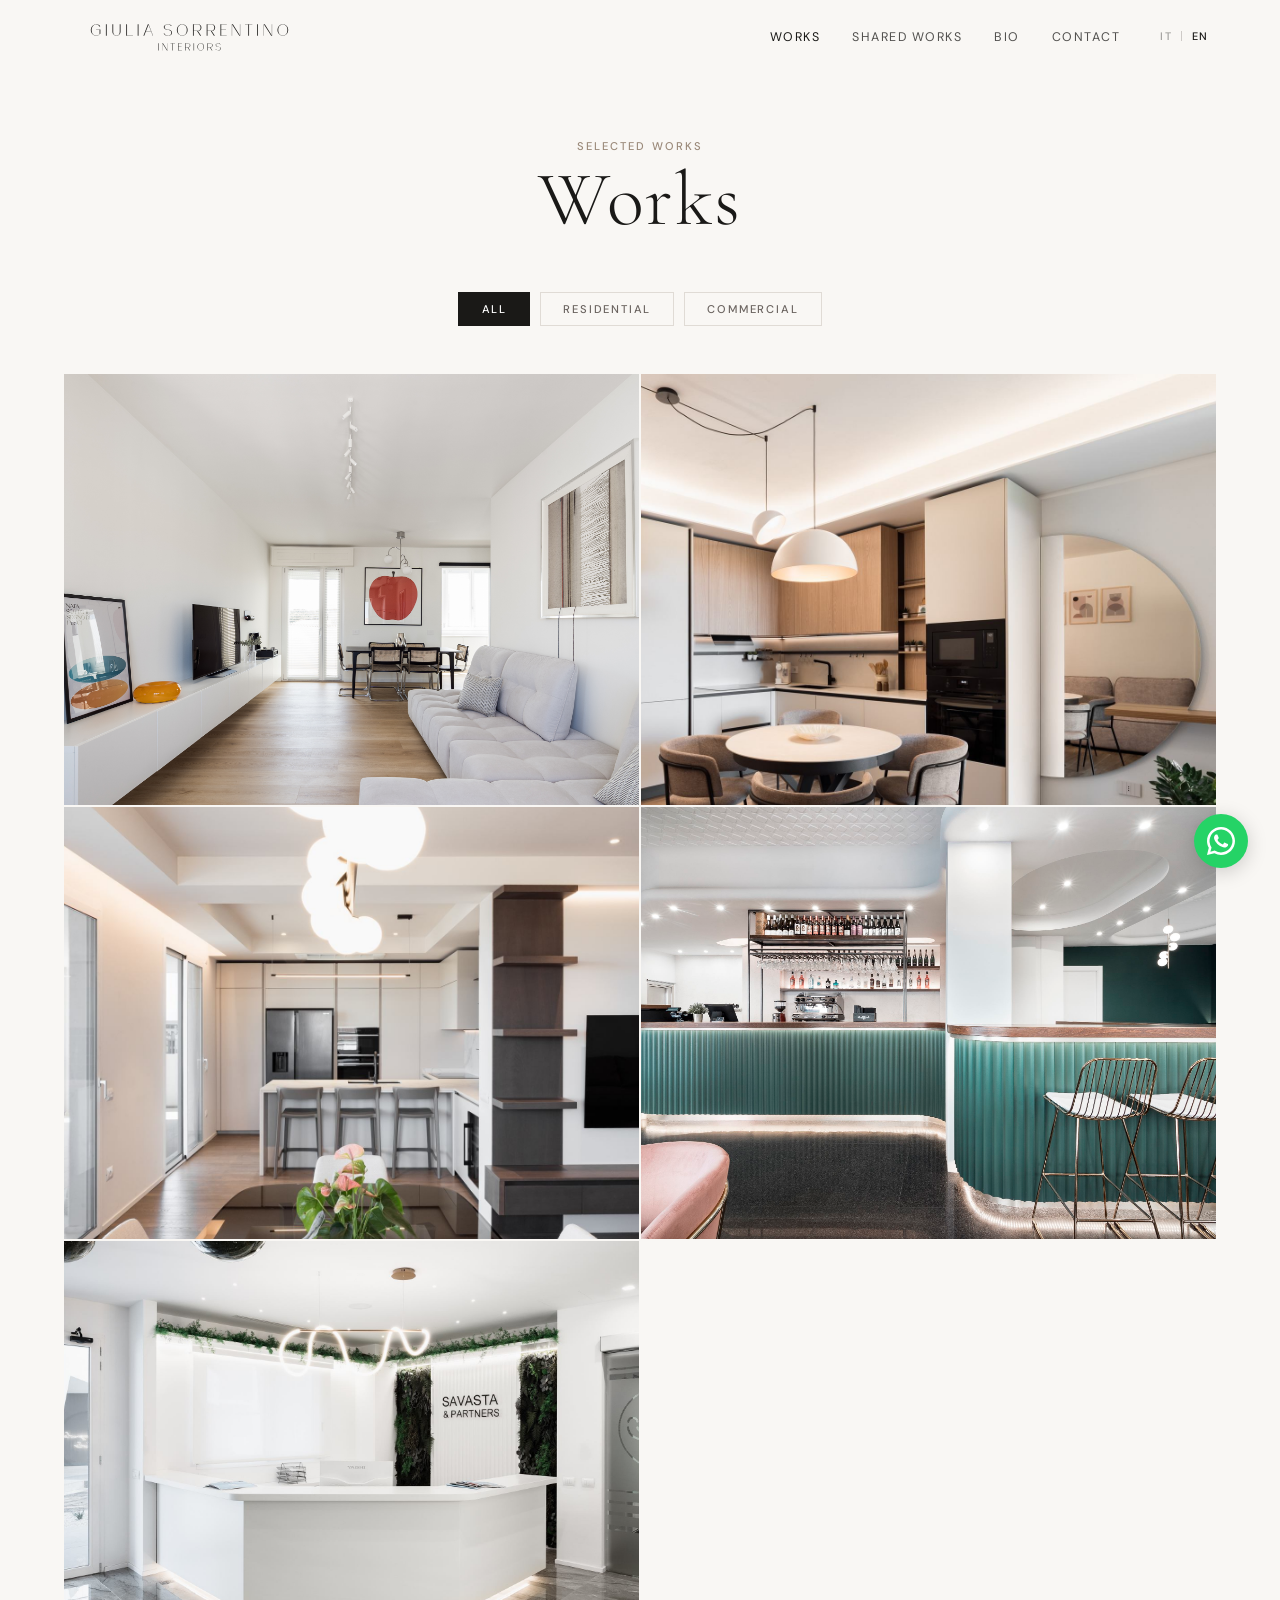
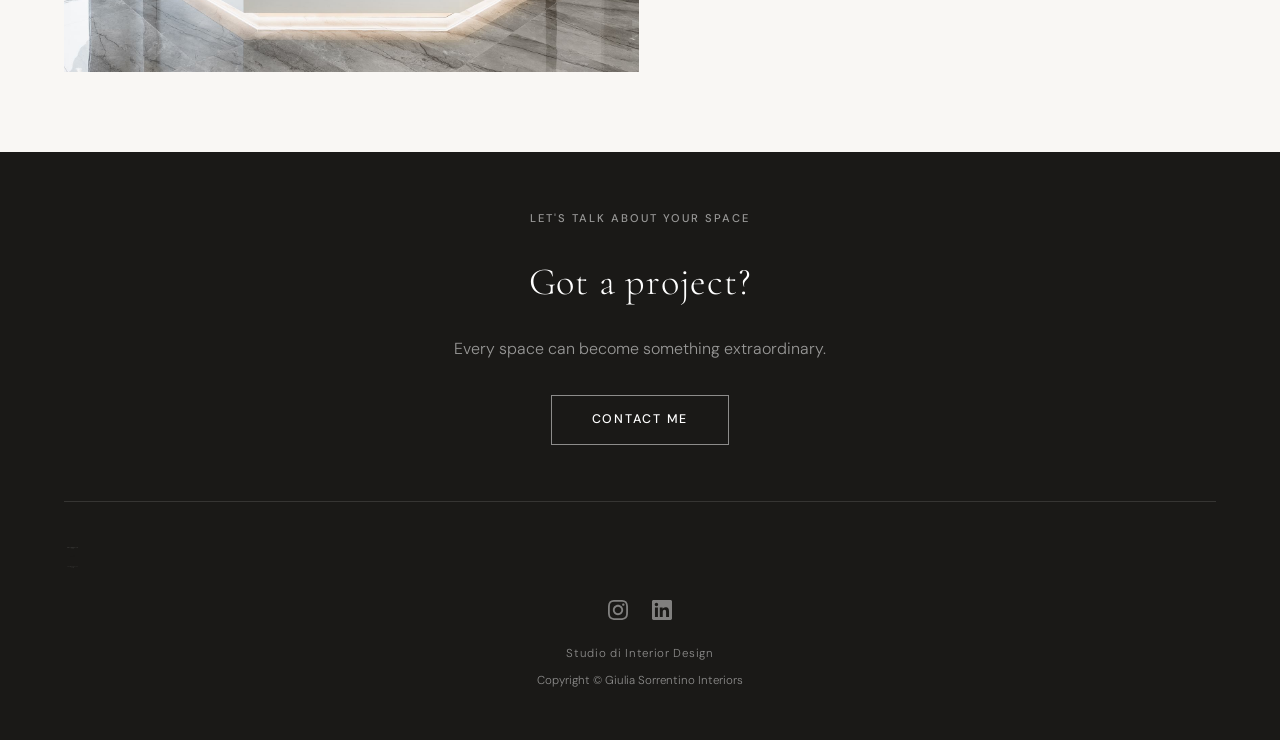
<file: index.html>
﻿<!DOCTYPE html>
<html lang="it">
<head>
  <meta charset="UTF-8" />
  <meta name="viewport" content="width=device-width, initial-scale=1.0" />
  <title>Giulia Sorrentino Interiors — Interior Designer Sardegna e Milano</title>
  <meta name="description" content="Lavori di Giulia Sorrentino: interior design residenziale e commerciale in Sardegna (Cagliari) e Milano. Progettazione su misura, pensata per durare." />
  <meta name="keywords" content="interior designer Sardegna, interior designer Cagliari, interior designer Milano, progettazione residenziale, spazi commerciali" />
  <meta property="og:title" content="Giulia Sorrentino Interiors" />
  <meta property="og:description" content="Interior design residenziale e commerciale · Sardegna &amp; Milano." />
  <meta property="og:image" content="images/savasta-partners/01.jpg" />
  <meta property="og:type" content="website" />
  <meta name="geo.region" content="IT-88" />
  <meta name="geo.placename" content="Cagliari, Sardegna" />
  <link rel="icon" type="image/svg+xml" href="favicon.svg" />
  <link rel="preconnect" href="https://fonts.googleapis.com" />
  <link rel="preconnect" href="https://fonts.gstatic.com" crossorigin />
  <link rel="stylesheet" href="css/style.css" />
</head>
<body>

  <nav class="nav scrolled">
    <a href="index.html" class="nav__logo">
      <span class="nav__logo-name" data-i18n="nav.logo-name">Giulia Sorrentino</span>
      <span class="nav__logo-sub" data-i18n="nav.logo-sub">Interiors</span>
    </a>
    <ul class="nav__links">
      <li><a href="index.html" class="active" data-i18n="nav.portfolio">Lavori</a></li>
      <li><a href="lavori-condivisi.html" data-i18n="nav.shared">Lavori condivisi</a></li>
      <li><a href="chi-sono.html" data-i18n="nav.about">Bio</a></li>
      <li><a href="contatti.html" data-i18n="nav.contact">Contatti</a></li>
    </ul>
    <div class="lang-switcher">
      <button class="lang-switcher__btn" data-lang="it">IT</button>
      <span class="lang-switcher__sep"></span>
      <button class="lang-switcher__btn" data-lang="en">EN</button>
    </div>
    <button class="nav__hamburger" aria-label="Menu" aria-expanded="false">
      <span></span><span></span><span></span>
    </button>
  </nav>

  <div class="nav__mobile">
    <a href="index.html" data-i18n="nav.portfolio">Lavori</a>
    <a href="lavori-condivisi.html" data-i18n="nav.shared">Lavori condivisi</a>
    <a href="chi-sono.html" data-i18n="nav.about">Bio</a>
    <a href="contatti.html" data-i18n="nav.contact">Contatti</a>
    <div class="lang-switcher" style="margin-left:0; margin-top:1rem;">
      <button class="lang-switcher__btn" data-lang="it">IT</button>
      <span class="lang-switcher__sep"></span>
      <button class="lang-switcher__btn" data-lang="en">EN</button>
    </div>
  </div>

  <div class="portfolio-hero container">
    <p class="label fade-in" data-i18n="portfolio.label">Lavori selezionati</p>
    <h1 class="fade-in fade-in-delay-1" data-i18n="portfolio.h1">Lavori</h1>
  </div>

  <div class="container">
    <div class="portfolio-filter fade-in">
      <button class="filter-btn active" data-filter="all" data-i18n="filter.all">Tutti</button>
      <button class="filter-btn" data-filter="residenziale" data-i18n="filter.residential">Residenziale</button>
      <button class="filter-btn" data-filter="commerciale" data-i18n="filter.commercial">Commerciale</button>
    </div>

    <div class="portfolio-grid" id="portfolio-grid">
      <a href="projects/home-sweet-home.html" class="portfolio-item fade-in" data-category="residenziale">
        <img src="images/home-sweet-home/01.jpg" alt="Home Sweet Home" loading="lazy" />
        <div class="portfolio-item__overlay">
          <div class="portfolio-item__info">
            <p class="label" data-i18n="portfolio.sweet.label">Residenziale</p>
            <h3>Home Sweet Home</h3>
          </div>
        </div>
      </a>

      <a href="projects/little-house.html" class="portfolio-item fade-in fade-in-delay-1" data-category="residenziale">
        <img src="images/little-house/01.jpg" alt="Little House" loading="lazy" />
        <div class="portfolio-item__overlay">
          <div class="portfolio-item__info">
            <p class="label" data-i18n="portfolio.littlehouse.label">Residenziale</p>
            <h3>Little House</h3>
          </div>
        </div>
      </a>

      <a href="projects/timeless-house.html" class="portfolio-item fade-in" data-category="residenziale">
        <img src="images/timeless-house/01.jpg" alt="Timeless House" loading="lazy" />
        <div class="portfolio-item__overlay">
          <div class="portfolio-item__info">
            <p class="label" data-i18n="portfolio.timeless.label">Residenziale</p>
            <h3>Timeless House</h3>
          </div>
        </div>
      </a>

      <a href="projects/eclipse.html" class="portfolio-item fade-in fade-in-delay-1" data-category="commerciale">
        <img src="images/eclipse/01.jpg" alt="Eclipse Bar Lounge" loading="lazy" />
        <div class="portfolio-item__overlay">
          <div class="portfolio-item__info">
            <p class="label" data-i18n="portfolio.eclipse.label">Commerciale</p>
            <h3>Eclipse</h3>
          </div>
        </div>
      </a>

      <a href="projects/savasta-partners.html" class="portfolio-item fade-in fade-in-delay-1" data-category="commerciale">
        <img src="images/savasta-partners/01.jpg" alt="Savasta & Partners" loading="lazy" />
        <div class="portfolio-item__overlay">
          <div class="portfolio-item__info">
            <p class="label" data-i18n="portfolio.savasta.label">Commerciale</p>
            <h3>Savasta &amp; Partners</h3>
          </div>
        </div>
      </a>
    </div>
  </div>

  <footer class="footer">
    <div class="container">
      <div class="footer__cta">
        <p class="label" data-i18n="footer.cta.label">Parliamo del tuo spazio</p>
        <h3 data-i18n="footer.cta.h3">Hai un progetto?</h3>
        <p class="footer__cta__desc" data-i18n="footer.cta.desc">Ogni ambiente può diventare qualcosa di straordinario.</p>
        <a href="contatti.html" class="btn btn--light" data-i18n="footer.cta.btn">Contattami</a>
      </div>
        <div class="footer__inner">
        <a href="index.html" class="footer__logo">
          <img src="images/logo-footer.svg" class="footer__logo-img" alt="Giulia Sorrentino Interiors" />
        </a>
        <div class="footer__social">
          <a href="https://instagram.com/giuliasorrentino_interiors" target="_blank" rel="noopener noreferrer" aria-label="Instagram"><svg width="20" height="20" viewBox="0 0 24 24" fill="currentColor" xmlns="http://www.w3.org/2000/svg"><path d="M12 2.163c3.204 0 3.584.012 4.85.07 3.252.148 4.771 1.691 4.919 4.919.058 1.265.069 1.645.069 4.849 0 3.205-.012 3.584-.069 4.849-.149 3.225-1.664 4.771-4.919 4.919-1.266.058-1.644.07-4.85.07-3.204 0-3.584-.012-4.849-.07-3.26-.149-4.771-1.699-4.919-4.92-.058-1.265-.07-1.644-.07-4.849 0-3.204.013-3.583.07-4.849.149-3.227 1.664-4.771 4.919-4.919 1.266-.057 1.645-.069 4.849-.069zm0-2.163c-3.259 0-3.667.014-4.947.072-4.358.2-6.78 2.618-6.98 6.98-.059 1.281-.073 1.689-.073 4.948 0 3.259.014 3.668.072 4.948.2 4.358 2.618 6.78 6.98 6.98 1.281.058 1.689.072 4.948.072 3.259 0 3.668-.014 4.948-.072 4.354-.2 6.782-2.618 6.979-6.98.059-1.28.073-1.689.073-4.948 0-3.259-.014-3.667-.072-4.947-.196-4.354-2.617-6.78-6.979-6.98-1.281-.059-1.69-.073-4.949-.073zm0 5.838c-3.403 0-6.162 2.759-6.162 6.162s2.759 6.163 6.162 6.163 6.162-2.759 6.162-6.163c0-3.403-2.759-6.162-6.162-6.162zm0 10.162c-2.209 0-4-1.79-4-4 0-2.209 1.791-4 4-4s4 1.791 4 4c0 2.21-1.791 4-4 4zm6.406-11.845c-.796 0-1.441.645-1.441 1.44s.645 1.44 1.441 1.44c.795 0 1.439-.645 1.439-1.44s-.644-1.44-1.439-1.44z"/></svg></a>
          <a href="https://it.linkedin.com/in/giulia-sorrentino-34136b1b0" target="_blank" rel="noopener noreferrer" aria-label="LinkedIn"><svg width="20" height="20" viewBox="0 0 24 24" fill="currentColor" xmlns="http://www.w3.org/2000/svg"><path d="M20.447 20.452h-3.554v-5.569c0-1.328-.027-3.037-1.852-3.037-1.853 0-2.136 1.445-2.136 2.939v5.667H9.351V9h3.414v1.561h.046c.477-.9 1.637-1.85 3.37-1.85 3.601 0 4.267 2.37 4.267 5.455v6.286zM5.337 7.433c-1.144 0-2.063-.926-2.063-2.065 0-1.138.92-2.063 2.063-2.063 1.14 0 2.064.925 2.064 2.063 0 1.139-.925 2.065-2.064 2.065zm1.782 13.019H3.555V9h3.564v11.452zM22.225 0H1.771C.792 0 0 .774 0 1.729v20.542C0 23.227.792 24 1.771 24h20.451C23.2 24 24 23.227 24 22.271V1.729C24 .774 23.2 0 22.222 0h.003z"/></svg></a>
        </div>
        <p class="footer__tagline">Studio di Interior Design</p>
        <p class="footer__copy" data-i18n="footer.copy">&copy; 2025 Giulia Sorrentino Interiors. Tutti i diritti riservati.</p>
      </div>
    </div>
  </footer>

  <a href="https://wa.me/393406487121" class="whatsapp-fab" target="_blank" rel="noopener noreferrer" aria-label="Contatta su WhatsApp">
    <svg viewBox="0 0 24 24" xmlns="http://www.w3.org/2000/svg" aria-hidden="true"><path d="M17.472 14.382c-.297-.149-1.758-.867-2.03-.967-.273-.099-.471-.148-.67.15-.197.297-.767.966-.94 1.164-.173.199-.347.223-.644.075-.297-.15-1.255-.463-2.39-1.475-.883-.788-1.48-1.761-1.653-2.059-.173-.297-.018-.458.13-.606.134-.133.298-.347.446-.52.149-.174.198-.298.298-.497.099-.198.05-.371-.025-.52-.075-.149-.669-1.612-.916-2.207-.242-.579-.487-.5-.669-.51-.173-.008-.371-.01-.57-.01-.198 0-.52.074-.792.372-.272.297-1.04 1.016-1.04 2.479 0 1.462 1.065 2.875 1.213 3.074.149.198 2.096 3.2 5.077 4.487.709.306 1.262.489 1.694.625.712.227 1.36.195 1.871.118.571-.085 1.758-.719 2.006-1.413.248-.694.248-1.289.173-1.413-.074-.124-.272-.198-.57-.347z"/><path d="M12 0C5.373 0 0 5.373 0 12c0 2.124.558 4.12 1.535 5.845L0 24l6.335-1.509A11.954 11.954 0 0012 24c6.627 0 12-5.373 12-12S18.627 0 12 0zm0 21.818a9.818 9.818 0 01-5.017-1.377l-.36-.214-3.727.978.999-3.636-.234-.374A9.818 9.818 0 1112 21.818z"/></svg>
  </a>

  <script src="js/main.js"></script>
  <script src="js/i18n.js"></script>
  <script>
    const filterBtns = document.querySelectorAll('.filter-btn');
    const portfolioItems = document.querySelectorAll('.portfolio-item');
    filterBtns.forEach(btn => {
      btn.addEventListener('click', () => {
        filterBtns.forEach(b => b.classList.remove('active'));
        btn.classList.add('active');
        const filter = btn.dataset.filter;
        portfolioItems.forEach(item => {
          if (filter === 'all' || item.dataset.category === filter) {
            item.removeAttribute('hidden');
          } else {
            item.setAttribute('hidden', '');
          }
        });
      });
    });
  </script>
  <script data-goatcounter="https://giuliasorrentino.goatcounter.com/count" async src="//gc.zgo.at/count.js"></script>
</body>
</html>
</file>
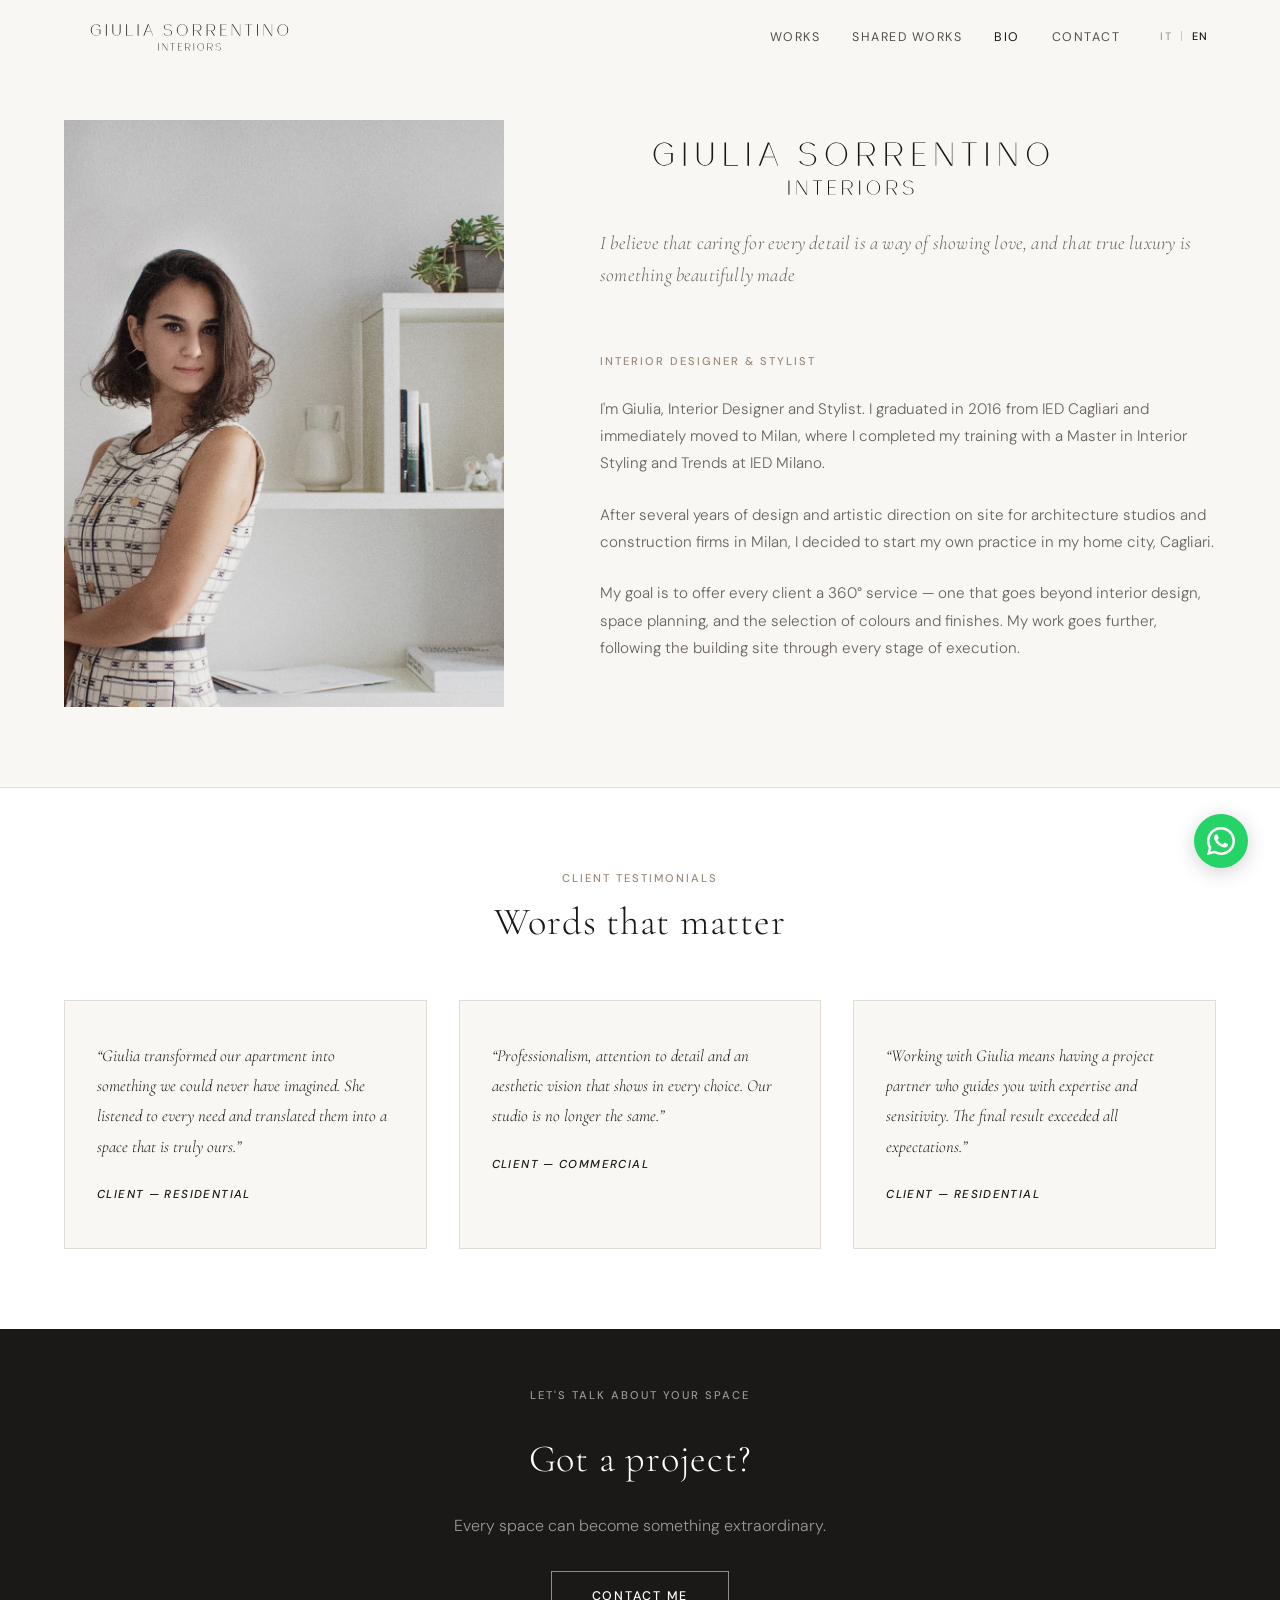
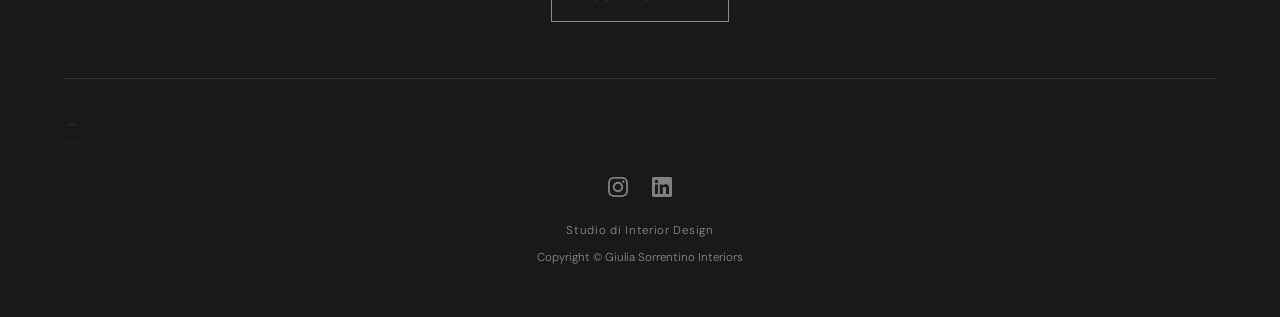
<file: chi-sono.html>
﻿<!DOCTYPE html>
<html lang="it">
<head>
  <meta charset="UTF-8" />
  <meta name="viewport" content="width=device-width, initial-scale=1.0" />
  <title>Chi Sono — Giulia Sorrentino Interiors</title>
  <meta name="description" content="Giulia Sorrentino, interior designer con base in Sardegna (Cagliari) e a Milano. Progetta spazi residenziali e commerciali con un approccio su misura." />
  <meta name="keywords" content="interior designer Sardegna, interior designer Cagliari, interior designer Milano, progettazione interni" />
  <link rel="icon" type="image/svg+xml" href="favicon.svg" />
  <link rel="preconnect" href="https://fonts.googleapis.com" />
  <link rel="preconnect" href="https://fonts.gstatic.com" crossorigin />
  <link rel="stylesheet" href="css/style.css" />
</head>
<body>

  <nav class="nav scrolled">
    <a href="index.html" class="nav__logo">
      <span class="nav__logo-name" data-i18n="nav.logo-name">Giulia Sorrentino</span>
      <span class="nav__logo-sub" data-i18n="nav.logo-sub">Interiors</span>
    </a>
    <ul class="nav__links">
      <li><a href="index.html" data-i18n="nav.portfolio">Lavori</a></li>
      <li><a href="lavori-condivisi.html" data-i18n="nav.shared">Lavori condivisi</a></li>
      <li><a href="chi-sono.html" class="active" data-i18n="nav.about">Bio</a></li>
      <li><a href="contatti.html" data-i18n="nav.contact">Contatti</a></li>
    </ul>
    <div class="lang-switcher">
      <button class="lang-switcher__btn" data-lang="it">IT</button>
      <span class="lang-switcher__sep"></span>
      <button class="lang-switcher__btn" data-lang="en">EN</button>
    </div>
    <button class="nav__hamburger" aria-label="Menu" aria-expanded="false">
      <span></span><span></span><span></span>
    </button>
  </nav>

  <div class="nav__mobile">
    <a href="index.html" data-i18n="nav.portfolio">Lavori</a>
    <a href="lavori-condivisi.html" data-i18n="nav.shared">Lavori condivisi</a>
    <a href="chi-sono.html" data-i18n="nav.about">Bio</a>
    <a href="contatti.html" data-i18n="nav.contact">Contatti</a>
    <div class="lang-switcher" style="margin-left:0; margin-top:1rem;">
      <button class="lang-switcher__btn" data-lang="it">IT</button>
      <span class="lang-switcher__sep"></span>
      <button class="lang-switcher__btn" data-lang="en">EN</button>
    </div>
  </div>

  <section class="about-page-hero">
    <div class="container">
      <div class="about-page__grid">

        <div class="about-bio__logo-wrap fade-in">
          <div class="about-bio__logo-img" role="img" aria-label="Giulia Sorrentino Interiors"></div>
          <p class="about-bio__tagline" data-i18n="bio.quote">Credo che la cura di ogni dettaglio sia un modo per mostrare amore, e che il vero lusso sia qualcosa di ben fatto</p>
        </div>

        <div class="about-page__portrait fade-in">
          <img src="images/about/giulia.jpg" alt="Giulia Sorrentino" />
        </div>

        <div class="about-page__content fade-in fade-in-delay-1">
          <p class="label" data-i18n="about.label">Interior Designer &amp; Stylist</p>

          <p data-i18n="about.p1">Sono Giulia, Interior Designer e Stylist. Mi sono laureata nel 2016 presso IED Cagliari e, immediatamente dopo, mi sono trasferita a Milano dove ho completato la mia formazione con il Master in Interior Styling and Trends presso IED Milano.</p>
          <p data-i18n="about.p2">Dopo diversi anni di progettazione e direzione artistica in cantiere per studi di architettura e imprese di costruzione milanesi, ho deciso di intraprendere la libera professione nella mia città, Cagliari.</p>
          <p data-i18n="about.p3">Il mio obiettivo è offrire a ogni singolo cliente un servizio a 360°, che non si conclude con la progettazione degli interni, la definizione degli spazi e la scelta dei colori e delle finiture. Il mio lavoro si spinge oltre, seguendo il cantiere in ogni sua fase di realizzazione.</p>

        </div>

      </div>
    </div>
  </section>

  <!-- Testimonials -->
  <section class="testimonials-section">
    <div class="container">
      <div class="section-header fade-in">
        <p class="label" data-i18n="testimonials.label">Cosa dicono i clienti</p>
        <h2 data-i18n="testimonials.h2">Parole che contano</h2>
      </div>
      <div class="testimonials-grid">
        <blockquote class="testimonial fade-in">
          <p class="testimonial__quote" data-i18n="testimonials.1.quote">Giulia ha trasformato il nostro appartamento in qualcosa che non avremmo mai immaginato. Ha ascoltato ogni nostra esigenza e le ha tradotte in uno spazio che è davvero nostro.</p>
          <cite class="testimonial__cite">
            <strong data-i18n="testimonials.1.name">Cliente — Residenziale</strong>
          </cite>
        </blockquote>
        <blockquote class="testimonial fade-in fade-in-delay-1">
          <p class="testimonial__quote" data-i18n="testimonials.2.quote">Professionalità, attenzione al dettaglio e una visione estetica che si percepisce in ogni scelta. Il nostro studio non è più lo stesso.</p>
          <cite class="testimonial__cite">
            <strong data-i18n="testimonials.2.name">Cliente — Commerciale</strong>
          </cite>
        </blockquote>
        <blockquote class="testimonial fade-in fade-in-delay-2">
          <p class="testimonial__quote" data-i18n="testimonials.3.quote">Affidarsi a Giulia significa avere una partner di progetto che ti guida con competenza e sensibilità. Il risultato finale ha superato ogni aspettativa.</p>
          <cite class="testimonial__cite">
            <strong data-i18n="testimonials.3.name">Cliente — Residenziale</strong>
          </cite>
        </blockquote>
      </div>
    </div>
  </section>


  <footer class="footer">
    <div class="container">
      <div class="footer__cta">
        <p class="label" data-i18n="footer.cta.label">Parliamo del tuo spazio</p>
        <h3 data-i18n="footer.cta.h3">Hai un progetto?</h3>
        <p class="footer__cta__desc" data-i18n="footer.cta.desc">Ogni ambiente può diventare qualcosa di straordinario.</p>
        <a href="contatti.html" class="btn btn--light" data-i18n="footer.cta.btn">Contattami</a>
      </div>
        <div class="footer__inner">
        <a href="index.html" class="footer__logo">
          <img src="images/logo-footer.svg" class="footer__logo-img" alt="Giulia Sorrentino Interiors" />
        </a>
        <div class="footer__social">
          <a href="https://instagram.com/giuliasorrentino_interiors" target="_blank" rel="noopener noreferrer" aria-label="Instagram"><svg width="20" height="20" viewBox="0 0 24 24" fill="currentColor" xmlns="http://www.w3.org/2000/svg"><path d="M12 2.163c3.204 0 3.584.012 4.85.07 3.252.148 4.771 1.691 4.919 4.919.058 1.265.069 1.645.069 4.849 0 3.205-.012 3.584-.069 4.849-.149 3.225-1.664 4.771-4.919 4.919-1.266.058-1.644.07-4.85.07-3.204 0-3.584-.012-4.849-.07-3.26-.149-4.771-1.699-4.919-4.92-.058-1.265-.07-1.644-.07-4.849 0-3.204.013-3.583.07-4.849.149-3.227 1.664-4.771 4.919-4.919 1.266-.057 1.645-.069 4.849-.069zm0-2.163c-3.259 0-3.667.014-4.947.072-4.358.2-6.78 2.618-6.98 6.98-.059 1.281-.073 1.689-.073 4.948 0 3.259.014 3.668.072 4.948.2 4.358 2.618 6.78 6.98 6.98 1.281.058 1.689.072 4.948.072 3.259 0 3.668-.014 4.948-.072 4.354-.2 6.782-2.618 6.979-6.98.059-1.28.073-1.689.073-4.948 0-3.259-.014-3.667-.072-4.947-.196-4.354-2.617-6.78-6.979-6.98-1.281-.059-1.69-.073-4.949-.073zm0 5.838c-3.403 0-6.162 2.759-6.162 6.162s2.759 6.163 6.162 6.163 6.162-2.759 6.162-6.163c0-3.403-2.759-6.162-6.162-6.162zm0 10.162c-2.209 0-4-1.79-4-4 0-2.209 1.791-4 4-4s4 1.791 4 4c0 2.21-1.791 4-4 4zm6.406-11.845c-.796 0-1.441.645-1.441 1.44s.645 1.44 1.441 1.44c.795 0 1.439-.645 1.439-1.44s-.644-1.44-1.439-1.44z"/></svg></a>
          <a href="https://it.linkedin.com/in/giulia-sorrentino-34136b1b0" target="_blank" rel="noopener noreferrer" aria-label="LinkedIn"><svg width="20" height="20" viewBox="0 0 24 24" fill="currentColor" xmlns="http://www.w3.org/2000/svg"><path d="M20.447 20.452h-3.554v-5.569c0-1.328-.027-3.037-1.852-3.037-1.853 0-2.136 1.445-2.136 2.939v5.667H9.351V9h3.414v1.561h.046c.477-.9 1.637-1.85 3.37-1.85 3.601 0 4.267 2.37 4.267 5.455v6.286zM5.337 7.433c-1.144 0-2.063-.926-2.063-2.065 0-1.138.92-2.063 2.063-2.063 1.14 0 2.064.925 2.064 2.063 0 1.139-.925 2.065-2.064 2.065zm1.782 13.019H3.555V9h3.564v11.452zM22.225 0H1.771C.792 0 0 .774 0 1.729v20.542C0 23.227.792 24 1.771 24h20.451C23.2 24 24 23.227 24 22.271V1.729C24 .774 23.2 0 22.222 0h.003z"/></svg></a>
        </div>
        <p class="footer__tagline">Studio di Interior Design</p>
        <p class="footer__copy" data-i18n="footer.copy">&copy; 2024 Giulia Sorrentino Interiors. Tutti i diritti riservati.</p>
      </div>
    </div>
  </footer>

  <a href="https://wa.me/393406487121" class="whatsapp-fab" target="_blank" rel="noopener noreferrer" aria-label="Contatta su WhatsApp">
    <svg viewBox="0 0 24 24" xmlns="http://www.w3.org/2000/svg" aria-hidden="true"><path d="M17.472 14.382c-.297-.149-1.758-.867-2.03-.967-.273-.099-.471-.148-.67.15-.197.297-.767.966-.94 1.164-.173.199-.347.223-.644.075-.297-.15-1.255-.463-2.39-1.475-.883-.788-1.48-1.761-1.653-2.059-.173-.297-.018-.458.13-.606.134-.133.298-.347.446-.52.149-.174.198-.298.298-.497.099-.198.05-.371-.025-.52-.075-.149-.669-1.612-.916-2.207-.242-.579-.487-.5-.669-.51-.173-.008-.371-.01-.57-.01-.198 0-.52.074-.792.372-.272.297-1.04 1.016-1.04 2.479 0 1.462 1.065 2.875 1.213 3.074.149.198 2.096 3.2 5.077 4.487.709.306 1.262.489 1.694.625.712.227 1.36.195 1.871.118.571-.085 1.758-.719 2.006-1.413.248-.694.248-1.289.173-1.413-.074-.124-.272-.198-.57-.347z"/><path d="M12 0C5.373 0 0 5.373 0 12c0 2.124.558 4.12 1.535 5.845L0 24l6.335-1.509A11.954 11.954 0 0012 24c6.627 0 12-5.373 12-12S18.627 0 12 0zm0 21.818a9.818 9.818 0 01-5.017-1.377l-.36-.214-3.727.978.999-3.636-.234-.374A9.818 9.818 0 1112 21.818z"/></svg>
  </a>

  <script src="js/main.js"></script>
  <script src="js/i18n.js"></script>
  <script data-goatcounter="https://giuliasorrentino.goatcounter.com/count" async src="//gc.zgo.at/count.js"></script>
</body>
</html>
</file>
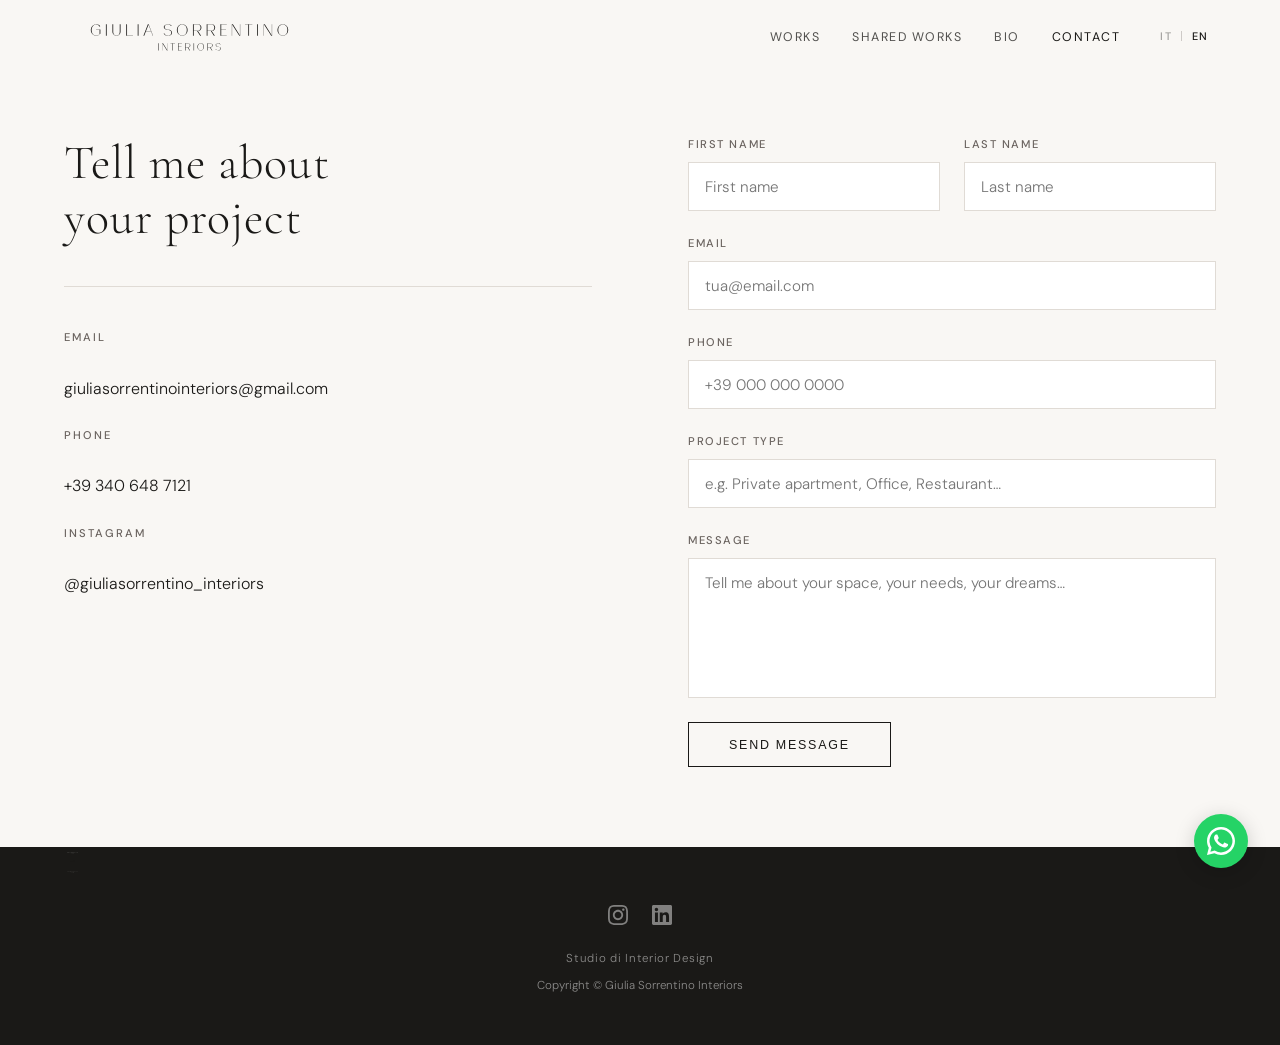
<file: contatti.html>
﻿<!DOCTYPE html>
<html lang="it">
<head>
  <meta charset="UTF-8" />
  <meta name="viewport" content="width=device-width, initial-scale=1.0" />
  <title>Contatti — Giulia Sorrentino Interiors</title>
  <meta name="description" content="Contatta Giulia Sorrentino per il tuo progetto di interior design in Sardegna, Cagliari o Milano." />
  <meta name="keywords" content="contatti interior designer Sardegna, interior design Cagliari, interior design Milano" />
  <link rel="icon" type="image/svg+xml" href="favicon.svg" />
  <link rel="preconnect" href="https://fonts.googleapis.com" />
  <link rel="preconnect" href="https://fonts.gstatic.com" crossorigin />
  <link rel="stylesheet" href="css/style.css" />
</head>
<body>

  <form name="contatto" netlify netlify-honeypot="bot-field" hidden>
    <input type="text" name="nome" />
    <input type="text" name="cognome" />
    <input type="email" name="email" />
    <input type="tel" name="telefono" />
    <input type="text" name="tipo-progetto" />
    <textarea name="messaggio"></textarea>
  </form>

  <nav class="nav scrolled">
    <a href="index.html" class="nav__logo">
      <span class="nav__logo-name" data-i18n="nav.logo-name">Giulia Sorrentino</span>
      <span class="nav__logo-sub" data-i18n="nav.logo-sub">Interiors</span>
    </a>
    <ul class="nav__links">
      <li><a href="index.html" data-i18n="nav.portfolio">Lavori</a></li>
      <li><a href="lavori-condivisi.html" data-i18n="nav.shared">Lavori condivisi</a></li>
      <li><a href="chi-sono.html" data-i18n="nav.about">Bio</a></li>
      <li><a href="contatti.html" class="active" data-i18n="nav.contact">Contatti</a></li>
    </ul>
    <div class="lang-switcher">
      <button class="lang-switcher__btn" data-lang="it">IT</button>
      <span class="lang-switcher__sep"></span>
      <button class="lang-switcher__btn" data-lang="en">EN</button>
    </div>
    <button class="nav__hamburger" aria-label="Menu" aria-expanded="false">
      <span></span><span></span><span></span>
    </button>
  </nav>

  <div class="nav__mobile">
    <a href="index.html" data-i18n="nav.portfolio">Lavori</a>
    <a href="lavori-condivisi.html" data-i18n="nav.shared">Lavori condivisi</a>
    <a href="chi-sono.html" data-i18n="nav.about">Bio</a>
    <a href="contatti.html" data-i18n="nav.contact">Contatti</a>
    <div class="lang-switcher" style="margin-left:0; margin-top:1rem;">
      <button class="lang-switcher__btn" data-lang="it">IT</button>
      <span class="lang-switcher__sep"></span>
      <button class="lang-switcher__btn" data-lang="en">EN</button>
    </div>
  </div>

  <section class="contact-page">
    <div class="container">
      <div class="contact-page__grid">

        <div class="contact-info fade-in">
          <h2 data-i18n="contact.h2">Raccontami<br>il tuo progetto</h2>

          <div class="contact-details">
            <div class="contact-detail">
              <p class="label" data-i18n="contact.email.label">Email</p>
              <a href="mailto:giuliasorrentinointeriors@gmail.com">giuliasorrentinointeriors@gmail.com</a>
            </div>
            <div class="contact-detail">
              <p class="label" data-i18n="contact.phone.label">Telefono</p>
              <a href="tel:+393406487121">+39 340 648 7121</a>
            </div>
            <div class="contact-detail">
              <p class="label" data-i18n="contact.ig.label">Instagram</p>
              <a href="https://instagram.com/giuliasorrentino_interiors" target="_blank" rel="noopener noreferrer">@giuliasorrentino_interiors</a>
            </div>
          </div>
        </div>

        <div class="fade-in fade-in-delay-1">
          <form
            id="contact-form"
            class="contact-form"
            name="contatto"
            method="POST"
            data-netlify="true"
            netlify-honeypot="bot-field"
          >
            <input type="hidden" name="form-name" value="contatto" />
            <p style="display:none;"><input name="bot-field" /></p>

            <div class="form-grid-2">
              <div class="form-group">
                <label for="nome" data-i18n-label="contact.f.nome">Nome</label>
                <input type="text" id="nome" name="nome" required data-i18n-ph="contact.f.nome" placeholder="Il tuo nome" />
              </div>
              <div class="form-group">
                <label for="cognome" data-i18n-label="contact.f.cognome">Cognome</label>
                <input type="text" id="cognome" name="cognome" data-i18n-ph="contact.f.cognome" placeholder="Il tuo cognome" />
              </div>
            </div>

            <div class="form-group">
              <label for="email" data-i18n-label="contact.f.email">Email</label>
              <input type="email" id="email" name="email" required placeholder="tua@email.com" />
            </div>

            <div class="form-group">
              <label for="telefono" data-i18n-label="contact.f.tel">Telefono</label>
              <input type="tel" id="telefono" name="telefono" placeholder="+39 000 000 0000" />
            </div>

            <div class="form-group">
              <label for="tipo-progetto" data-i18n-label="contact.f.tipo">Tipo di progetto</label>
              <input type="text" id="tipo-progetto" name="tipo-progetto" data-i18n-ph="contact.f.tipo.ph" placeholder="es. Appartamento privato, Ufficio, Ristorante…" />
            </div>

            <div class="form-group">
              <label for="messaggio" data-i18n-label="contact.f.msg">Messaggio</label>
              <textarea id="messaggio" name="messaggio" required data-i18n-ph="contact.f.msg.ph" placeholder="Raccontami il tuo spazio, le tue esigenze, i tuoi sogni…"></textarea>
            </div>

            <button type="submit" class="btn btn--dark" data-i18n="contact.f.submit">Invia il messaggio</button>
          </form>

          <div id="form-success" class="form-success" data-i18n="contact.f.success">
            <strong>Grazie!</strong> Il tuo messaggio è stato inviato. Ti risponderò il prima possibile.
          </div>
        </div>

      </div>
    </div>
  </section>

  <footer class="footer">
    <div class="container">
      <div class="footer__inner">
        <a href="index.html" class="footer__logo">
          <img src="images/logo-footer.svg" class="footer__logo-img" alt="Giulia Sorrentino Interiors" />
        </a>
        <div class="footer__social">
          <a href="https://instagram.com/giuliasorrentino_interiors" target="_blank" rel="noopener noreferrer" aria-label="Instagram"><svg width="20" height="20" viewBox="0 0 24 24" fill="currentColor" xmlns="http://www.w3.org/2000/svg"><path d="M12 2.163c3.204 0 3.584.012 4.85.07 3.252.148 4.771 1.691 4.919 4.919.058 1.265.069 1.645.069 4.849 0 3.205-.012 3.584-.069 4.849-.149 3.225-1.664 4.771-4.919 4.919-1.266.058-1.644.07-4.85.07-3.204 0-3.584-.012-4.849-.07-3.26-.149-4.771-1.699-4.919-4.92-.058-1.265-.07-1.644-.07-4.849 0-3.204.013-3.583.07-4.849.149-3.227 1.664-4.771 4.919-4.919 1.266-.057 1.645-.069 4.849-.069zm0-2.163c-3.259 0-3.667.014-4.947.072-4.358.2-6.78 2.618-6.98 6.98-.059 1.281-.073 1.689-.073 4.948 0 3.259.014 3.668.072 4.948.2 4.358 2.618 6.78 6.98 6.98 1.281.058 1.689.072 4.948.072 3.259 0 3.668-.014 4.948-.072 4.354-.2 6.782-2.618 6.979-6.98.059-1.28.073-1.689.073-4.948 0-3.259-.014-3.667-.072-4.947-.196-4.354-2.617-6.78-6.979-6.98-1.281-.059-1.69-.073-4.949-.073zm0 5.838c-3.403 0-6.162 2.759-6.162 6.162s2.759 6.163 6.162 6.163 6.162-2.759 6.162-6.163c0-3.403-2.759-6.162-6.162-6.162zm0 10.162c-2.209 0-4-1.79-4-4 0-2.209 1.791-4 4-4s4 1.791 4 4c0 2.21-1.791 4-4 4zm6.406-11.845c-.796 0-1.441.645-1.441 1.44s.645 1.44 1.441 1.44c.795 0 1.439-.645 1.439-1.44s-.644-1.44-1.439-1.44z"/></svg></a>
          <a href="https://it.linkedin.com/in/giulia-sorrentino-34136b1b0" target="_blank" rel="noopener noreferrer" aria-label="LinkedIn"><svg width="20" height="20" viewBox="0 0 24 24" fill="currentColor" xmlns="http://www.w3.org/2000/svg"><path d="M20.447 20.452h-3.554v-5.569c0-1.328-.027-3.037-1.852-3.037-1.853 0-2.136 1.445-2.136 2.939v5.667H9.351V9h3.414v1.561h.046c.477-.9 1.637-1.85 3.37-1.85 3.601 0 4.267 2.37 4.267 5.455v6.286zM5.337 7.433c-1.144 0-2.063-.926-2.063-2.065 0-1.138.92-2.063 2.063-2.063 1.14 0 2.064.925 2.064 2.063 0 1.139-.925 2.065-2.064 2.065zm1.782 13.019H3.555V9h3.564v11.452zM22.225 0H1.771C.792 0 0 .774 0 1.729v20.542C0 23.227.792 24 1.771 24h20.451C23.2 24 24 23.227 24 22.271V1.729C24 .774 23.2 0 22.222 0h.003z"/></svg></a>
        </div>
        <p class="footer__tagline">Studio di Interior Design</p>
        <p class="footer__copy" data-i18n="footer.copy">&copy; 2024 Giulia Sorrentino Interiors. Tutti i diritti riservati.</p>
      </div>
    </div>
  </footer>

  <a href="https://wa.me/393406487121" class="whatsapp-fab" target="_blank" rel="noopener noreferrer" aria-label="Contatta su WhatsApp">
    <svg viewBox="0 0 24 24" xmlns="http://www.w3.org/2000/svg" aria-hidden="true"><path d="M17.472 14.382c-.297-.149-1.758-.867-2.03-.967-.273-.099-.471-.148-.67.15-.197.297-.767.966-.94 1.164-.173.199-.347.223-.644.075-.297-.15-1.255-.463-2.39-1.475-.883-.788-1.48-1.761-1.653-2.059-.173-.297-.018-.458.13-.606.134-.133.298-.347.446-.52.149-.174.198-.298.298-.497.099-.198.05-.371-.025-.52-.075-.149-.669-1.612-.916-2.207-.242-.579-.487-.5-.669-.51-.173-.008-.371-.01-.57-.01-.198 0-.52.074-.792.372-.272.297-1.04 1.016-1.04 2.479 0 1.462 1.065 2.875 1.213 3.074.149.198 2.096 3.2 5.077 4.487.709.306 1.262.489 1.694.625.712.227 1.36.195 1.871.118.571-.085 1.758-.719 2.006-1.413.248-.694.248-1.289.173-1.413-.074-.124-.272-.198-.57-.347z"/><path d="M12 0C5.373 0 0 5.373 0 12c0 2.124.558 4.12 1.535 5.845L0 24l6.335-1.509A11.954 11.954 0 0012 24c6.627 0 12-5.373 12-12S18.627 0 12 0zm0 21.818a9.818 9.818 0 01-5.017-1.377l-.36-.214-3.727.978.999-3.636-.234-.374A9.818 9.818 0 1112 21.818z"/></svg>
  </a>

  <script src="js/main.js"></script>
  <script src="js/i18n.js"></script>
  <script data-goatcounter="https://giuliasorrentino.goatcounter.com/count" async src="//gc.zgo.at/count.js"></script>
</body>
</html>
</file>
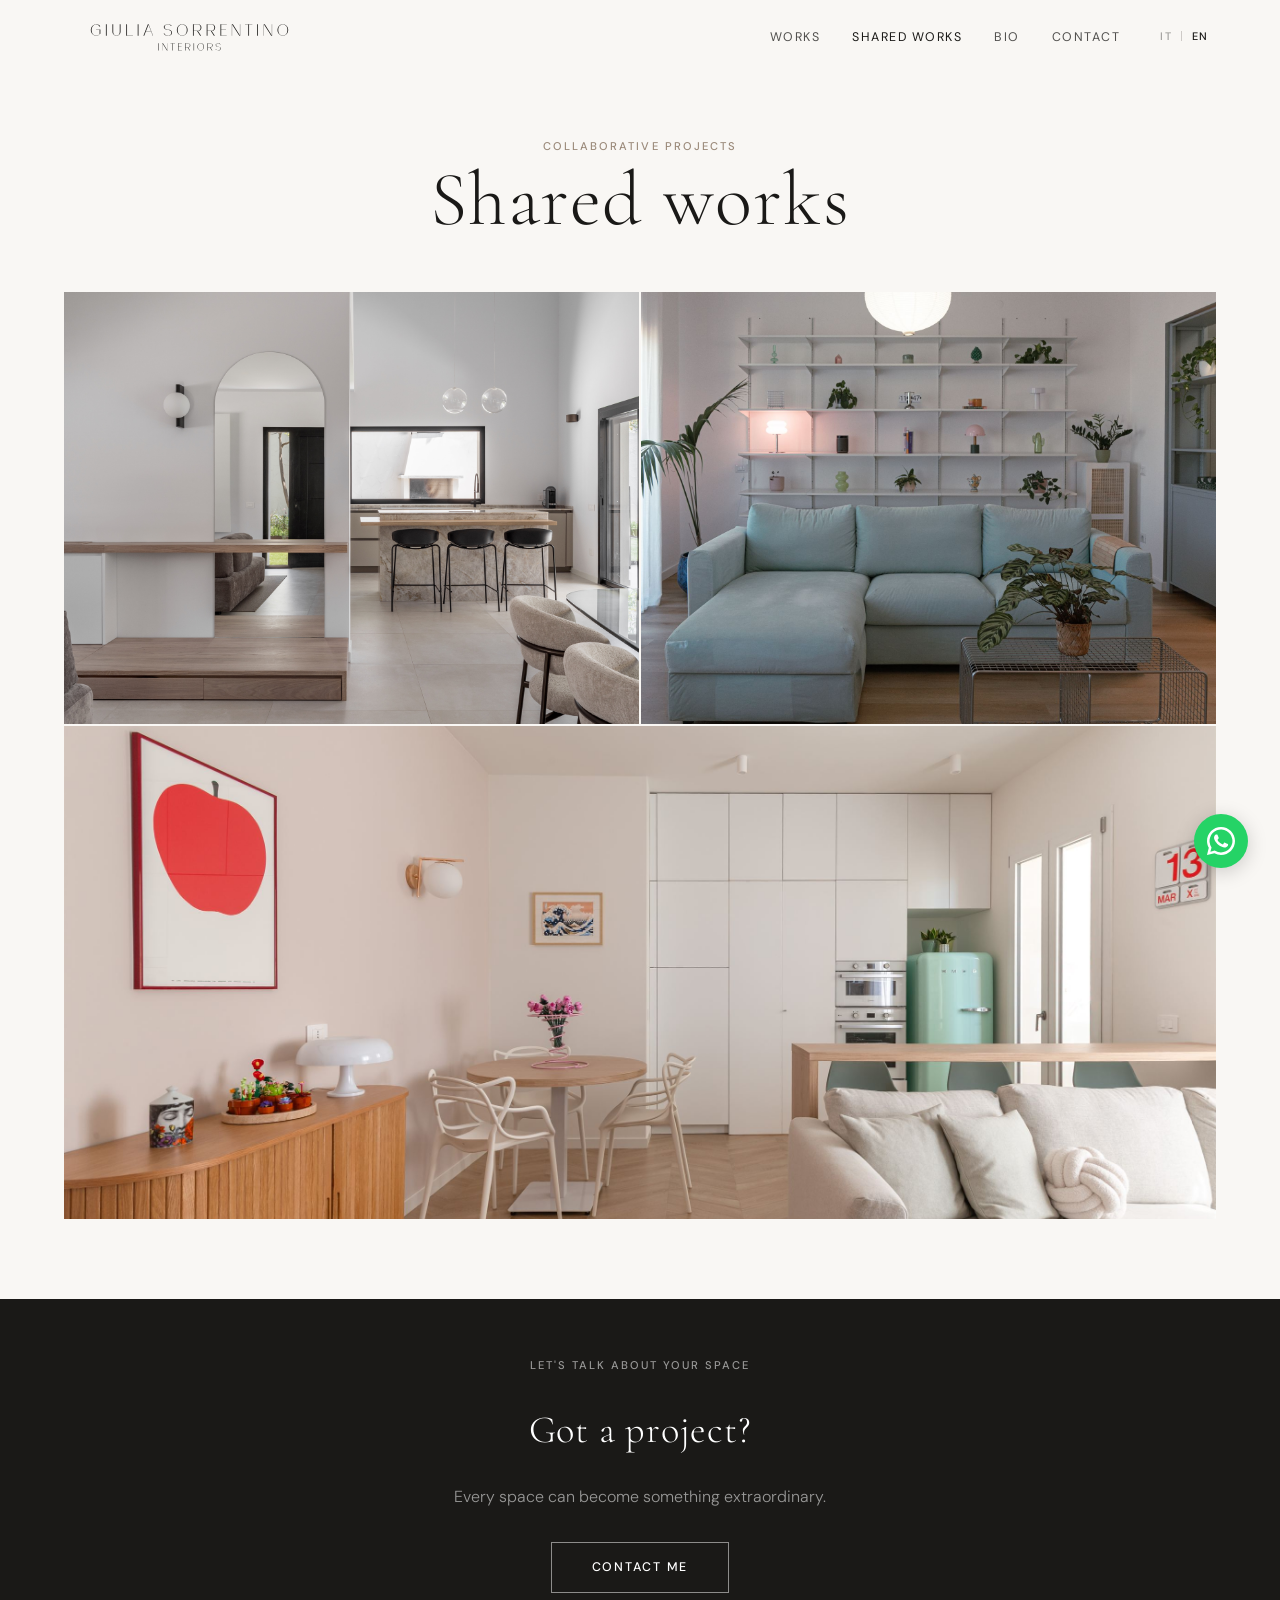
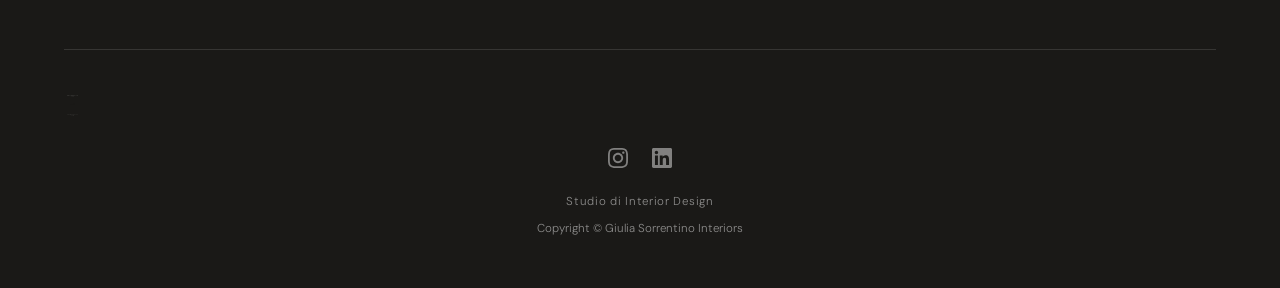
<file: lavori-condivisi.html>
﻿<!DOCTYPE html>
<html lang="it">
<head>
  <meta charset="UTF-8" />
  <meta name="viewport" content="width=device-width, initial-scale=1.0" />
  <title>Lavori condivisi — Giulia Sorrentino Interiors</title>
  <meta name="description" content="Lavori condivisi di Giulia Sorrentino: progetti residenziali realizzati in collaborazione — Chill Home, Fresh House, Funny House." />
  <meta name="keywords" content="interior designer Sardegna, interior designer Cagliari, interior designer Milano, progettazione residenziale, spazi commerciali" />
  <meta property="og:title" content="Lavori condivisi — Giulia Sorrentino Interiors" />
  <meta property="og:description" content="Interior design residenziale e commerciale · Sardegna &amp; Milano." />
  <meta property="og:image" content="images/chill-home/01.jpg" />
  <meta property="og:type" content="website" />
  <meta name="geo.region" content="IT-88" />
  <meta name="geo.placename" content="Cagliari, Sardegna" />
  <link rel="icon" type="image/svg+xml" href="favicon.svg" />
  <link rel="preconnect" href="https://fonts.googleapis.com" />
  <link rel="preconnect" href="https://fonts.gstatic.com" crossorigin />
  <link rel="stylesheet" href="css/style.css" />
</head>
<body>

  <nav class="nav scrolled">
    <a href="index.html" class="nav__logo">
      <span class="nav__logo-name" data-i18n="nav.logo-name">Giulia Sorrentino</span>
      <span class="nav__logo-sub" data-i18n="nav.logo-sub">Interiors</span>
    </a>
    <ul class="nav__links">
      <li><a href="index.html" data-i18n="nav.portfolio">Lavori</a></li>
      <li><a href="lavori-condivisi.html" class="active" data-i18n="nav.shared">Lavori condivisi</a></li>
      <li><a href="chi-sono.html" data-i18n="nav.about">Bio</a></li>
      <li><a href="contatti.html" data-i18n="nav.contact">Contatti</a></li>
    </ul>
    <div class="lang-switcher">
      <button class="lang-switcher__btn" data-lang="it">IT</button>
      <span class="lang-switcher__sep"></span>
      <button class="lang-switcher__btn" data-lang="en">EN</button>
    </div>
    <button class="nav__hamburger" aria-label="Menu" aria-expanded="false">
      <span></span><span></span><span></span>
    </button>
  </nav>

  <div class="nav__mobile">
    <a href="index.html" data-i18n="nav.portfolio">Lavori</a>
    <a href="lavori-condivisi.html" data-i18n="nav.shared">Lavori condivisi</a>
    <a href="chi-sono.html" data-i18n="nav.about">Bio</a>
    <a href="contatti.html" data-i18n="nav.contact">Contatti</a>
    <div class="lang-switcher" style="margin-left:0; margin-top:1rem;">
      <button class="lang-switcher__btn" data-lang="it">IT</button>
      <span class="lang-switcher__sep"></span>
      <button class="lang-switcher__btn" data-lang="en">EN</button>
    </div>
  </div>

  <div class="portfolio-hero container">
    <p class="label fade-in" data-i18n="shared.label">Progetti in collaborazione</p>
    <h1 class="fade-in fade-in-delay-1" data-i18n="shared.h1">Lavori condivisi</h1>
  </div>

  <div class="container">
    <div class="portfolio-grid portfolio-grid--shared">
      <a href="projects/chill-home.html" class="portfolio-item fade-in" data-category="residenziale">
        <img src="images/chill-home/01.jpg" alt="Chill Home" loading="lazy" />
        <div class="portfolio-item__overlay">
          <div class="portfolio-item__info">
            <p class="label" data-i18n="portfolio.sweet.label">Residenziale</p>
            <h3>Chill Home</h3>
          </div>
        </div>
      </a>

      <a href="projects/fresh-house.html" class="portfolio-item fade-in fade-in-delay-1" data-category="residenziale">
        <img src="images/fresh-house/04.jpg" alt="Fresh House" loading="lazy" style="object-position: center 85%;" />
        <div class="portfolio-item__overlay">
          <div class="portfolio-item__info">
            <p class="label" data-i18n="portfolio.sweet.label">Residenziale</p>
            <h3>Fresh House</h3>
          </div>
        </div>
      </a>

      <a href="projects/funny-house.html" class="portfolio-item fade-in" data-category="residenziale">
        <img src="images/funny-house/00.jpg" alt="Funny House" loading="lazy" />
        <div class="portfolio-item__overlay">
          <div class="portfolio-item__info">
            <p class="label" data-i18n="portfolio.sweet.label">Residenziale</p>
            <h3>Funny House</h3>
          </div>
        </div>
      </a>

    </div>
  </div>

  <footer class="footer">
    <div class="container">
      <div class="footer__cta">
        <p class="label" data-i18n="footer.cta.label">Parliamo del tuo spazio</p>
        <h3 data-i18n="footer.cta.h3">Hai un progetto?</h3>
        <p class="footer__cta__desc" data-i18n="footer.cta.desc">Ogni ambiente può diventare qualcosa di straordinario.</p>
        <a href="contatti.html" class="btn btn--light" data-i18n="footer.cta.btn">Contattami</a>
      </div>
        <div class="footer__inner">
        <a href="index.html" class="footer__logo">
          <img src="images/logo-footer.svg" class="footer__logo-img" alt="Giulia Sorrentino Interiors" />
        </a>
        <div class="footer__social">
          <a href="https://instagram.com/giuliasorrentino_interiors" target="_blank" rel="noopener noreferrer" aria-label="Instagram"><svg width="20" height="20" viewBox="0 0 24 24" fill="currentColor" xmlns="http://www.w3.org/2000/svg"><path d="M12 2.163c3.204 0 3.584.012 4.85.07 3.252.148 4.771 1.691 4.919 4.919.058 1.265.069 1.645.069 4.849 0 3.205-.012 3.584-.069 4.849-.149 3.225-1.664 4.771-4.919 4.919-1.266.058-1.644.07-4.85.07-3.204 0-3.584-.012-4.849-.07-3.26-.149-4.771-1.699-4.919-4.92-.058-1.265-.07-1.644-.07-4.849 0-3.204.013-3.583.07-4.849.149-3.227 1.664-4.771 4.919-4.919 1.266-.057 1.645-.069 4.849-.069zm0-2.163c-3.259 0-3.667.014-4.947.072-4.358.2-6.78 2.618-6.98 6.98-.059 1.281-.073 1.689-.073 4.948 0 3.259.014 3.668.072 4.948.2 4.358 2.618 6.78 6.98 6.98 1.281.058 1.689.072 4.948.072 3.259 0 3.668-.014 4.948-.072 4.354-.2 6.782-2.618 6.979-6.98.059-1.28.073-1.689.073-4.948 0-3.259-.014-3.667-.072-4.947-.196-4.354-2.617-6.78-6.979-6.98-1.281-.059-1.69-.073-4.949-.073zm0 5.838c-3.403 0-6.162 2.759-6.162 6.162s2.759 6.163 6.162 6.163 6.162-2.759 6.162-6.163c0-3.403-2.759-6.162-6.162-6.162zm0 10.162c-2.209 0-4-1.79-4-4 0-2.209 1.791-4 4-4s4 1.791 4 4c0 2.21-1.791 4-4 4zm6.406-11.845c-.796 0-1.441.645-1.441 1.44s.645 1.44 1.441 1.44c.795 0 1.439-.645 1.439-1.44s-.644-1.44-1.439-1.44z"/></svg></a>
          <a href="https://it.linkedin.com/in/giulia-sorrentino-34136b1b0" target="_blank" rel="noopener noreferrer" aria-label="LinkedIn"><svg width="20" height="20" viewBox="0 0 24 24" fill="currentColor" xmlns="http://www.w3.org/2000/svg"><path d="M20.447 20.452h-3.554v-5.569c0-1.328-.027-3.037-1.852-3.037-1.853 0-2.136 1.445-2.136 2.939v5.667H9.351V9h3.414v1.561h.046c.477-.9 1.637-1.85 3.37-1.85 3.601 0 4.267 2.37 4.267 5.455v6.286zM5.337 7.433c-1.144 0-2.063-.926-2.063-2.065 0-1.138.92-2.063 2.063-2.063 1.14 0 2.064.925 2.064 2.063 0 1.139-.925 2.065-2.064 2.065zm1.782 13.019H3.555V9h3.564v11.452zM22.225 0H1.771C.792 0 0 .774 0 1.729v20.542C0 23.227.792 24 1.771 24h20.451C23.2 24 24 23.227 24 22.271V1.729C24 .774 23.2 0 22.222 0h.003z"/></svg></a>
        </div>
        <p class="footer__tagline">Studio di Interior Design</p>
        <p class="footer__copy" data-i18n="footer.copy">&copy; 2025 Giulia Sorrentino Interiors. Tutti i diritti riservati.</p>
      </div>
    </div>
  </footer>

  <a href="https://wa.me/393406487121" class="whatsapp-fab" target="_blank" rel="noopener noreferrer" aria-label="Contatta su WhatsApp">
    <svg viewBox="0 0 24 24" xmlns="http://www.w3.org/2000/svg" aria-hidden="true"><path d="M17.472 14.382c-.297-.149-1.758-.867-2.03-.967-.273-.099-.471-.148-.67.15-.197.297-.767.966-.94 1.164-.173.199-.347.223-.644.075-.297-.15-1.255-.463-2.39-1.475-.883-.788-1.48-1.761-1.653-2.059-.173-.297-.018-.458.13-.606.134-.133.298-.347.446-.52.149-.174.198-.298.298-.497.099-.198.05-.371-.025-.52-.075-.149-.669-1.612-.916-2.207-.242-.579-.487-.5-.669-.51-.173-.008-.371-.01-.57-.01-.198 0-.52.074-.792.372-.272.297-1.04 1.016-1.04 2.479 0 1.462 1.065 2.875 1.213 3.074.149.198 2.096 3.2 5.077 4.487.709.306 1.262.489 1.694.625.712.227 1.36.195 1.871.118.571-.085 1.758-.719 2.006-1.413.248-.694.248-1.289.173-1.413-.074-.124-.272-.198-.57-.347z"/><path d="M12 0C5.373 0 0 5.373 0 12c0 2.124.558 4.12 1.535 5.845L0 24l6.335-1.509A11.954 11.954 0 0012 24c6.627 0 12-5.373 12-12S18.627 0 12 0zm0 21.818a9.818 9.818 0 01-5.017-1.377l-.36-.214-3.727.978.999-3.636-.234-.374A9.818 9.818 0 1112 21.818z"/></svg>
  </a>

  <script src="js/main.js"></script>
  <script src="js/i18n.js"></script>
  <script data-goatcounter="https://giuliasorrentino.goatcounter.com/count" async src="//gc.zgo.at/count.js"></script>
</body>
</html>
</file>
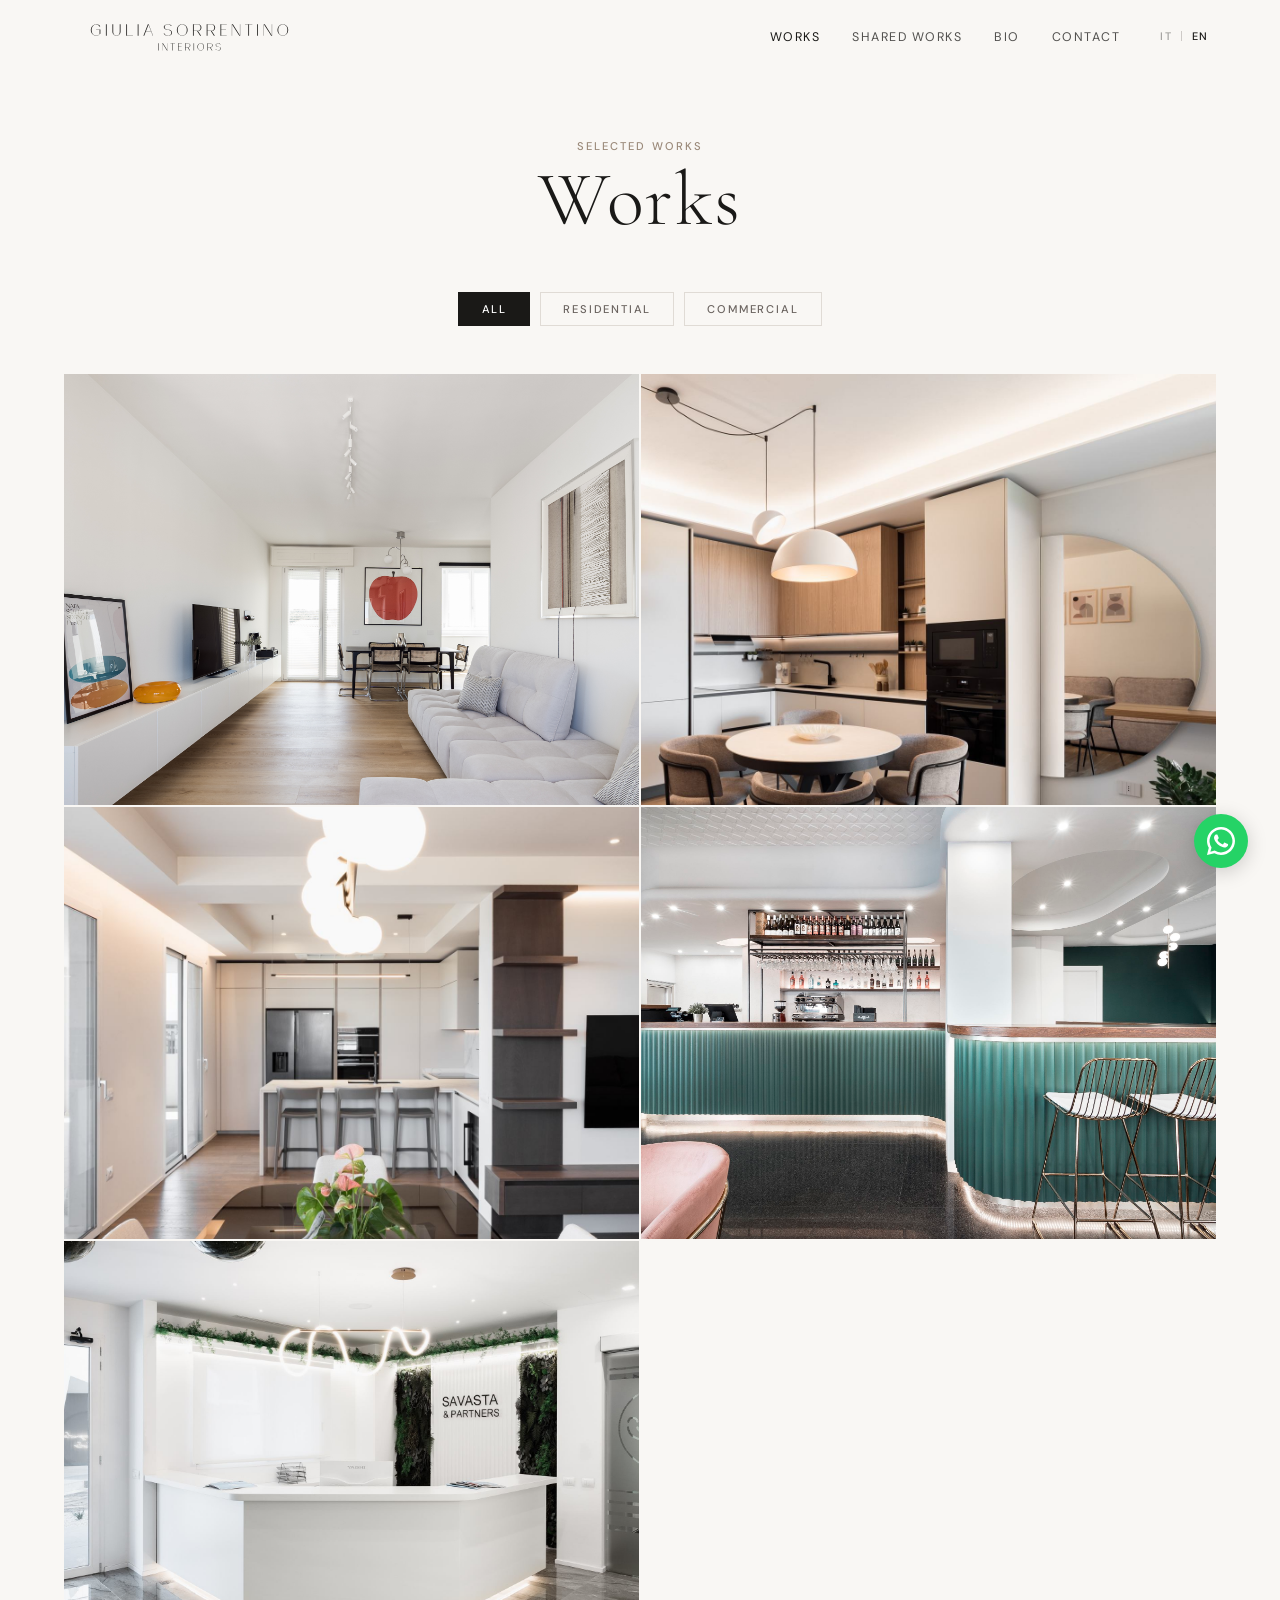
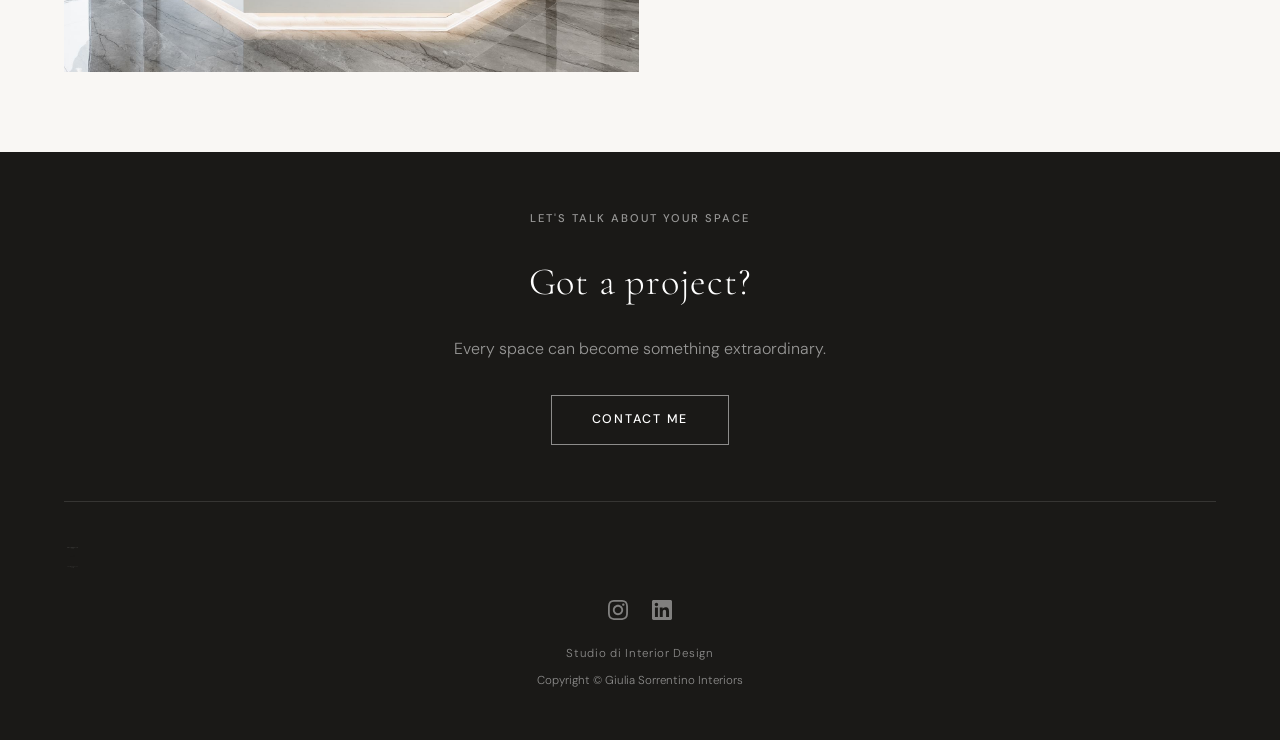
<file: portfolio.html>
<!DOCTYPE html>
<html lang="it">
<head>
  <meta charset="UTF-8" />
  <meta http-equiv="refresh" content="0;url=index.html" />
  <link rel="canonical" href="index.html" />
  <title>Redirect — Giulia Sorrentino Interiors</title>
</head>
<body>
  <script>window.location.replace('index.html');</script>
</body>
</html>
</file>
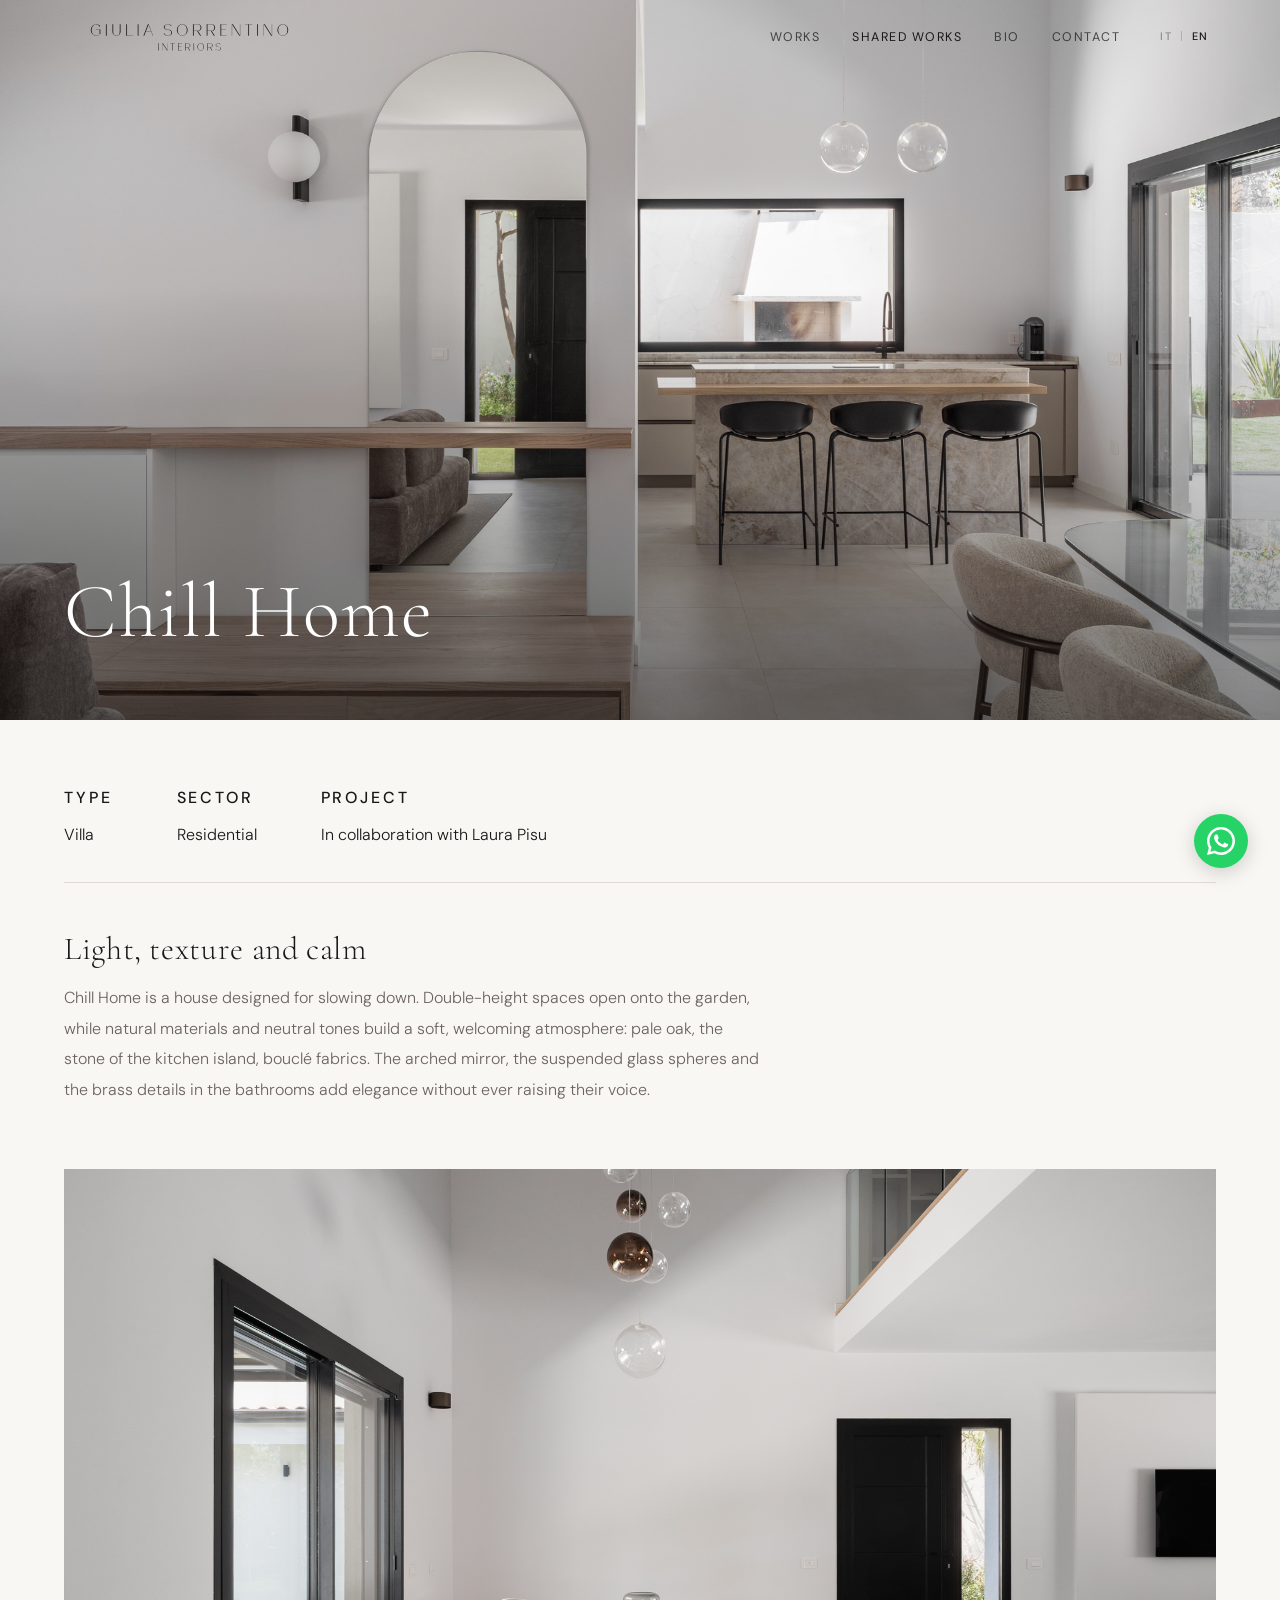
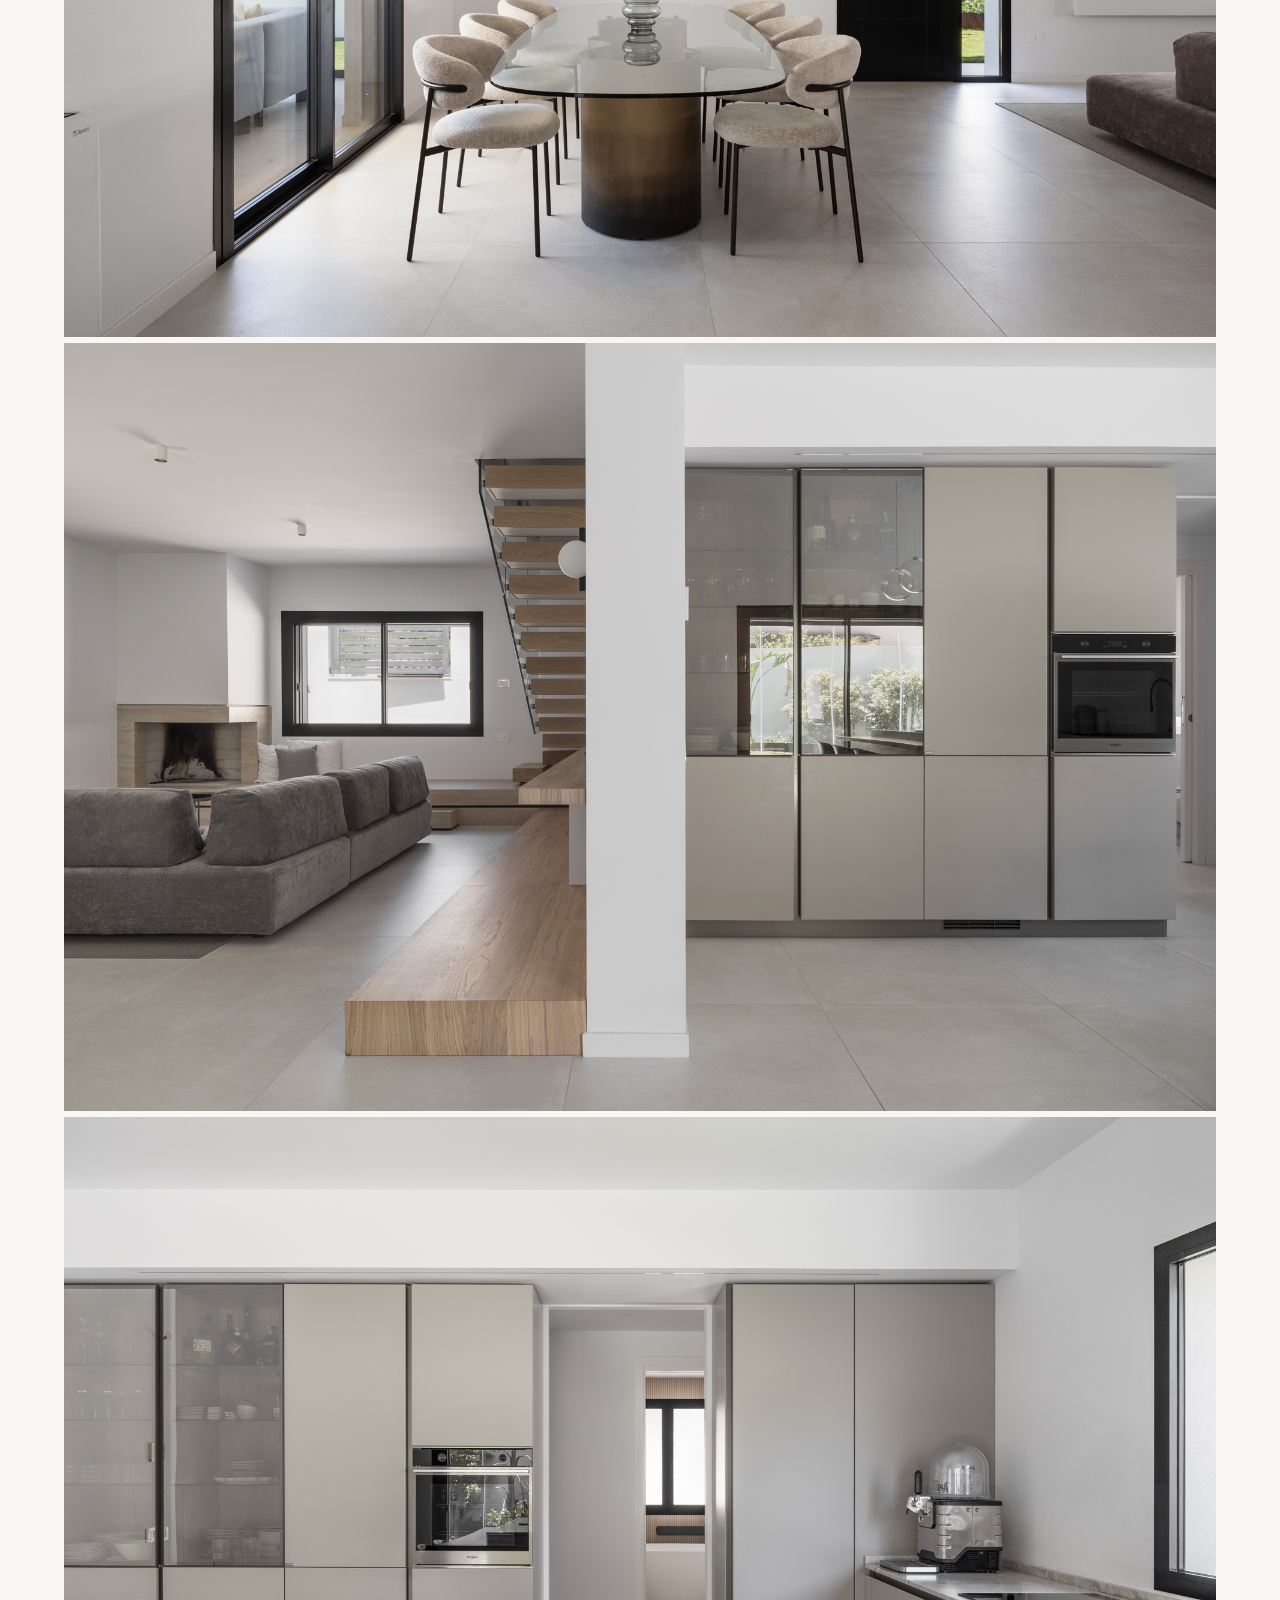
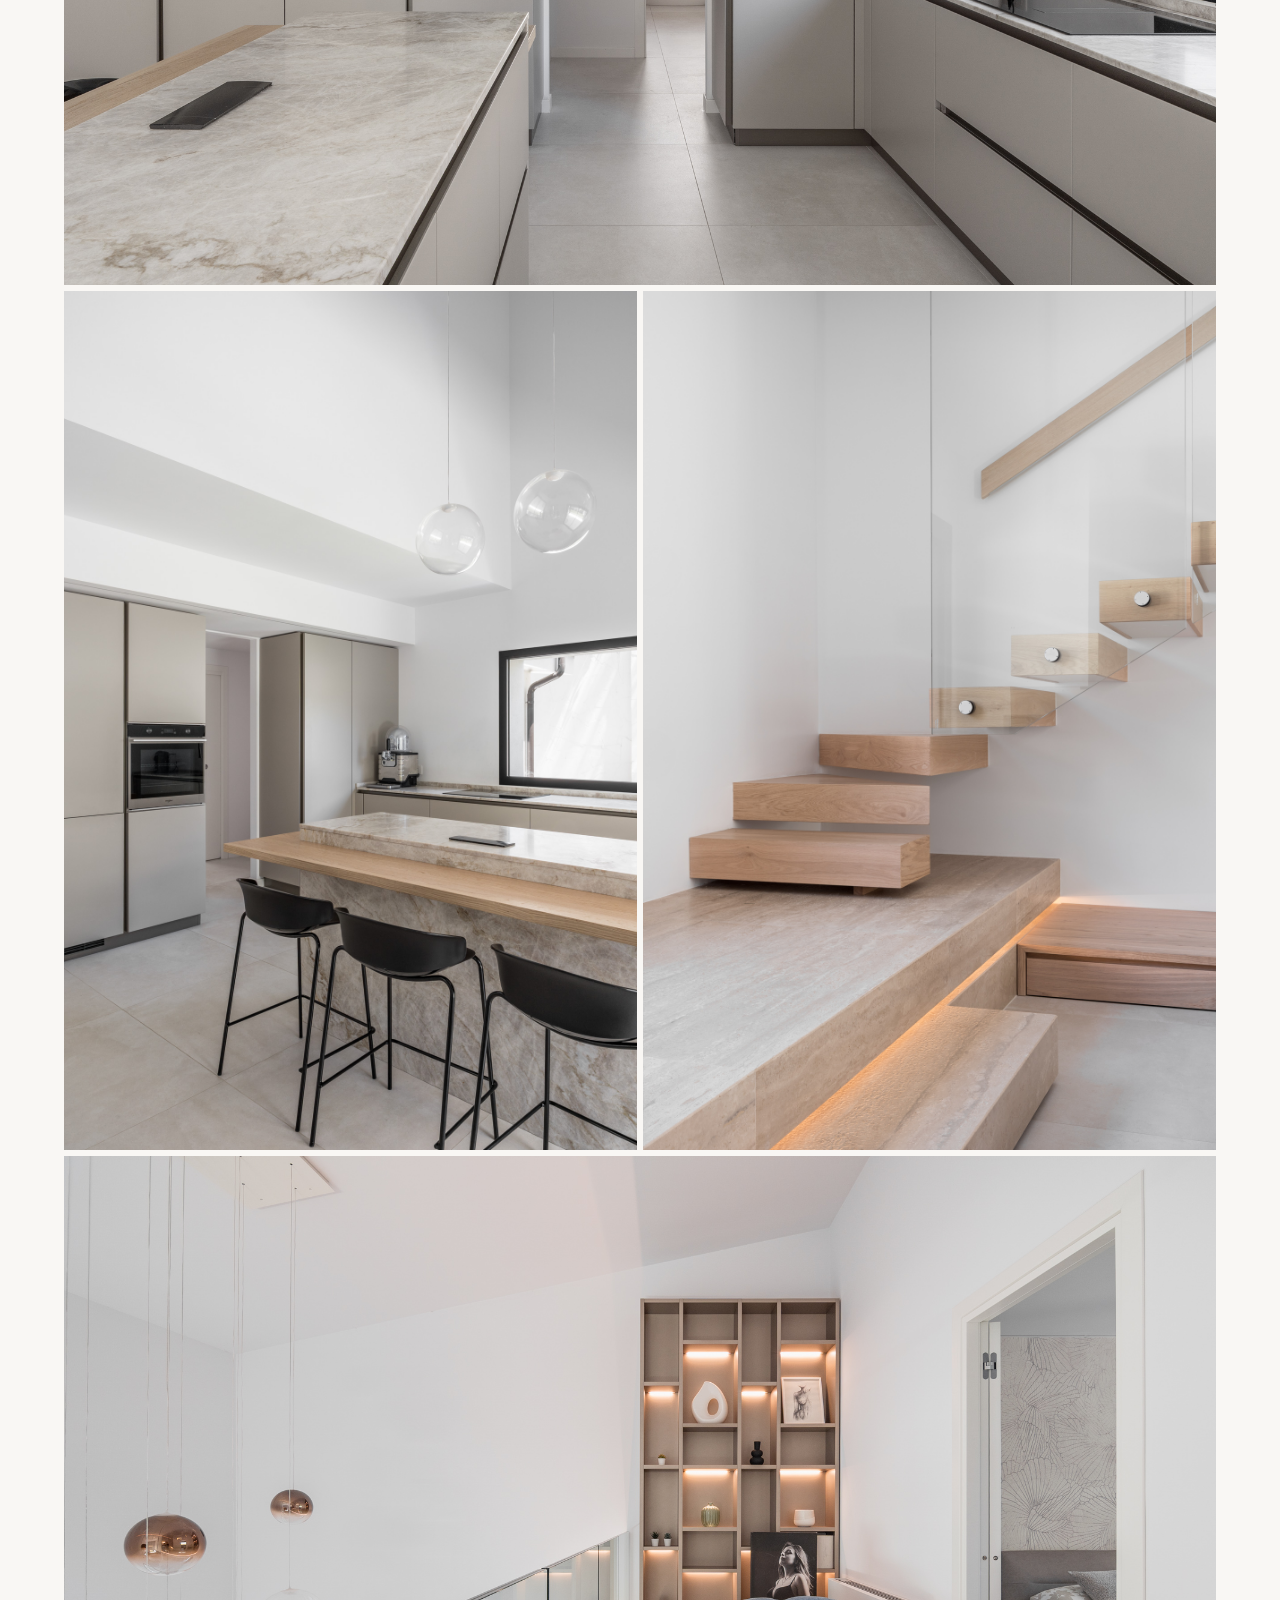
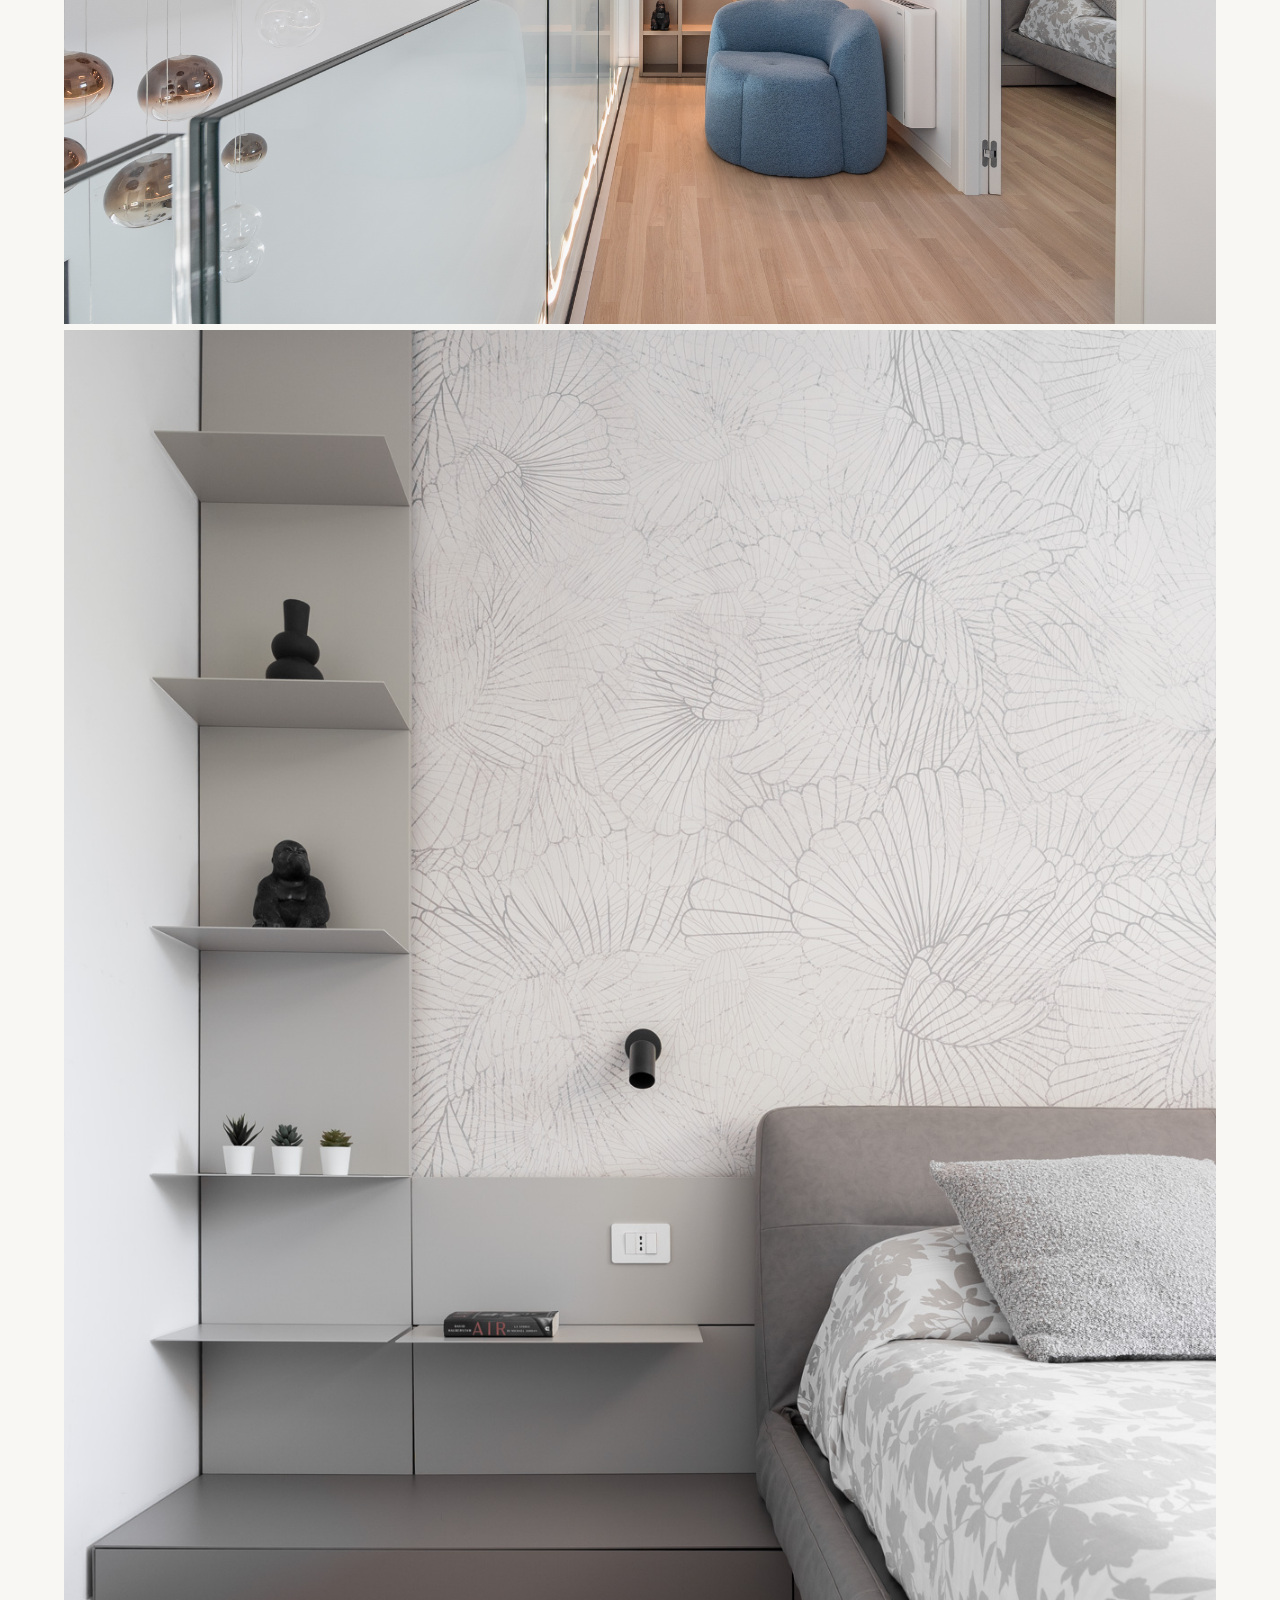
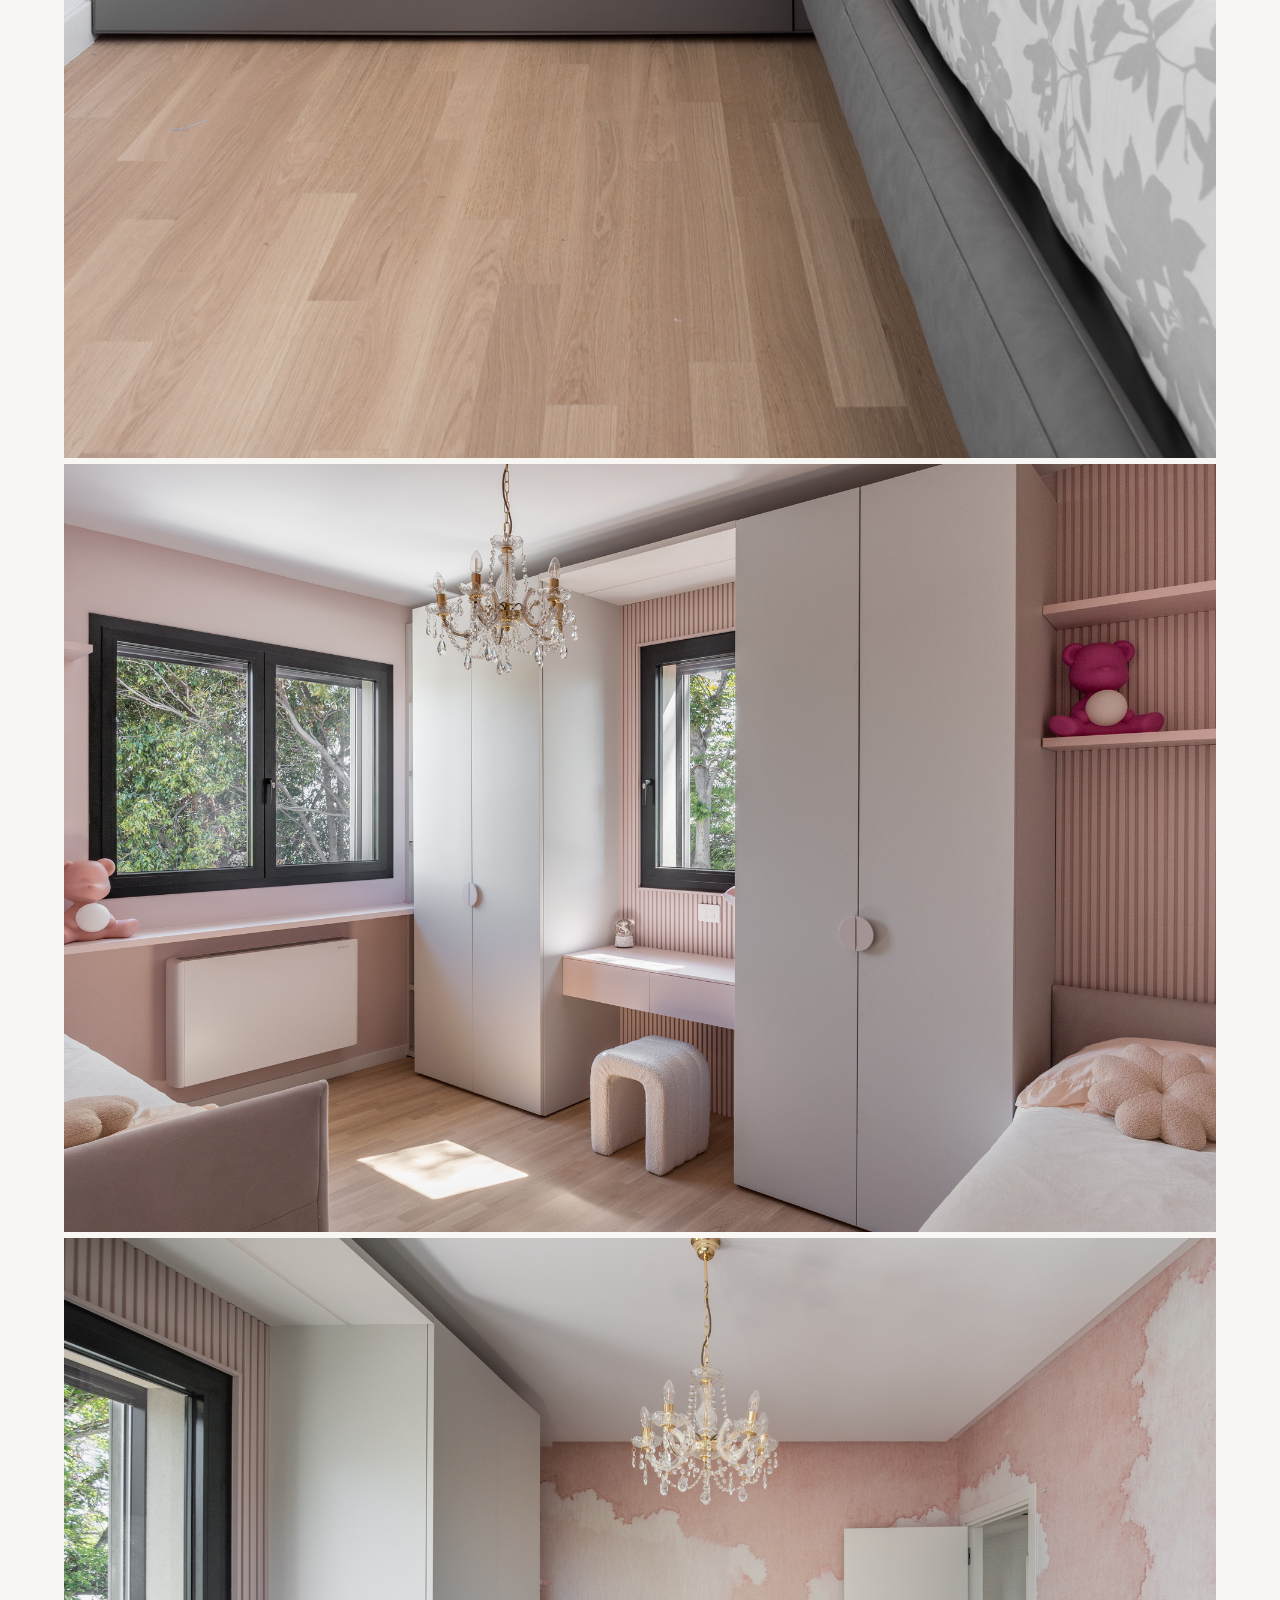
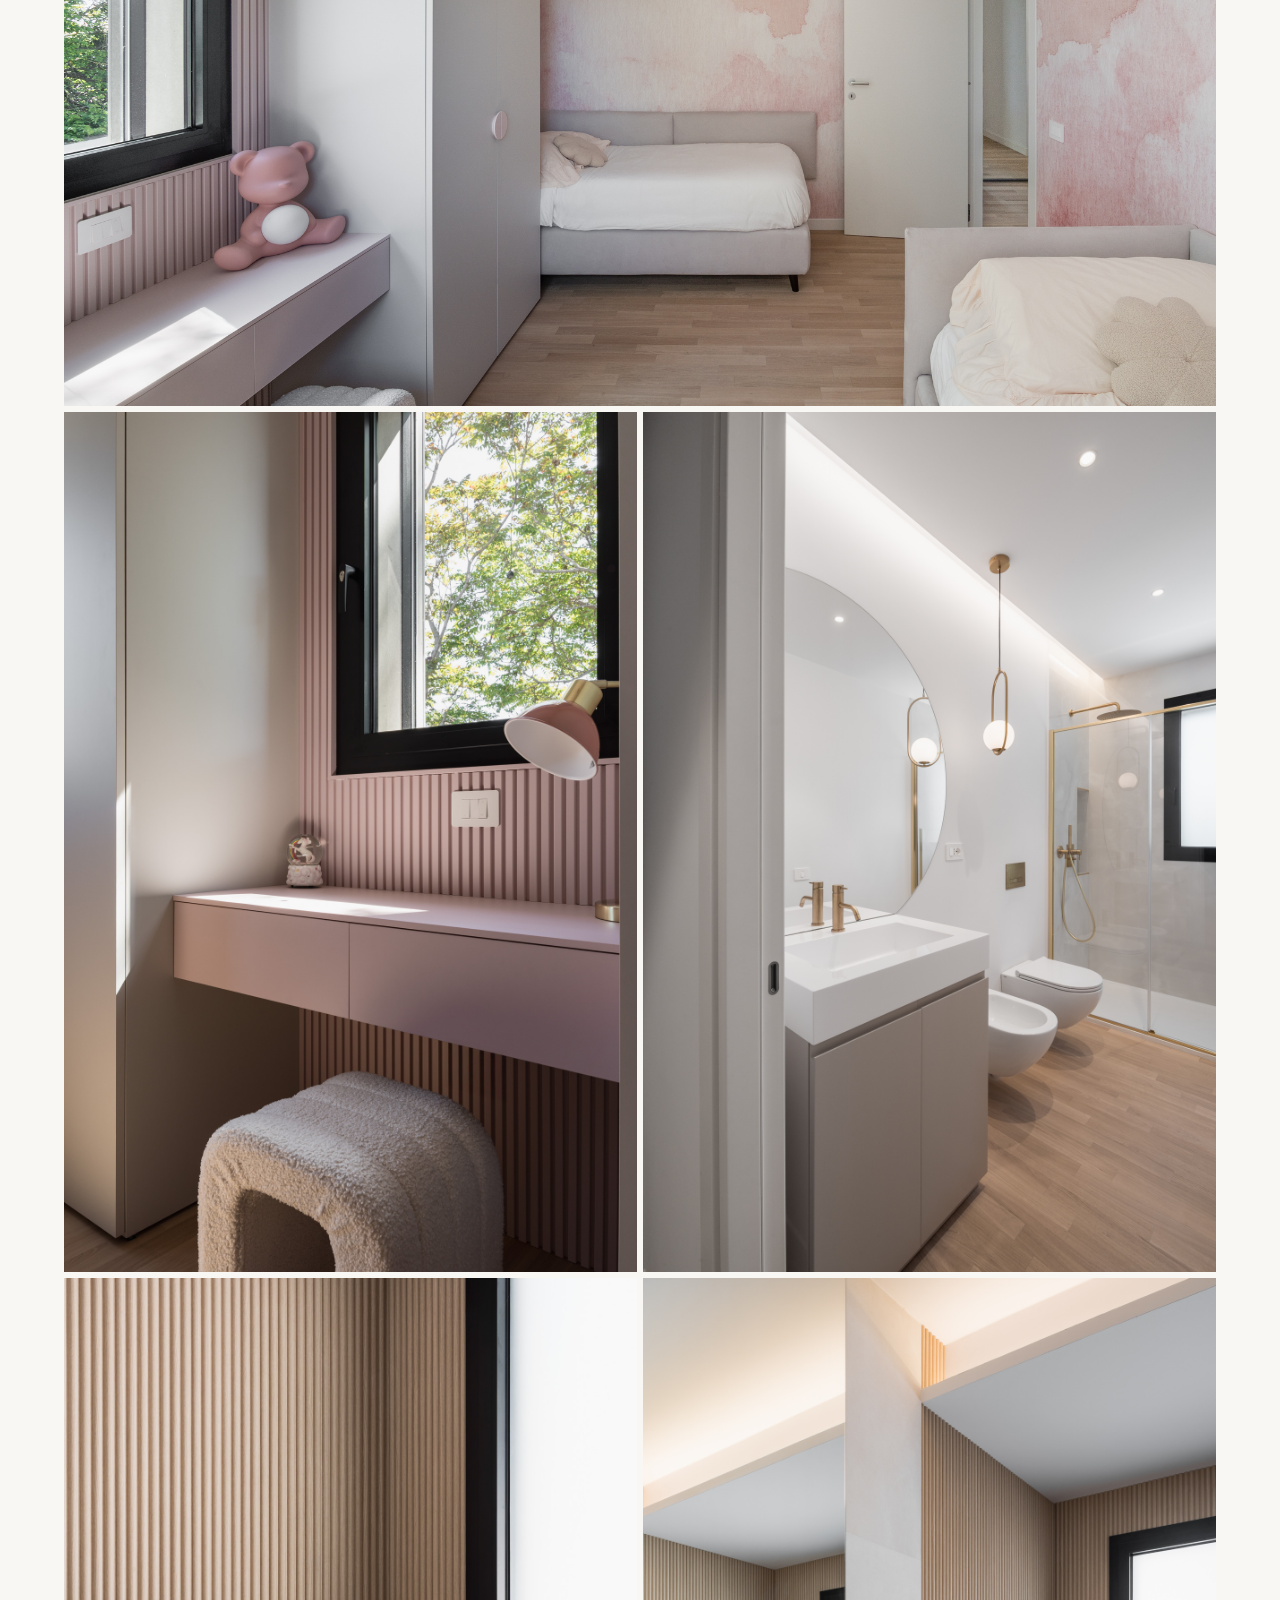
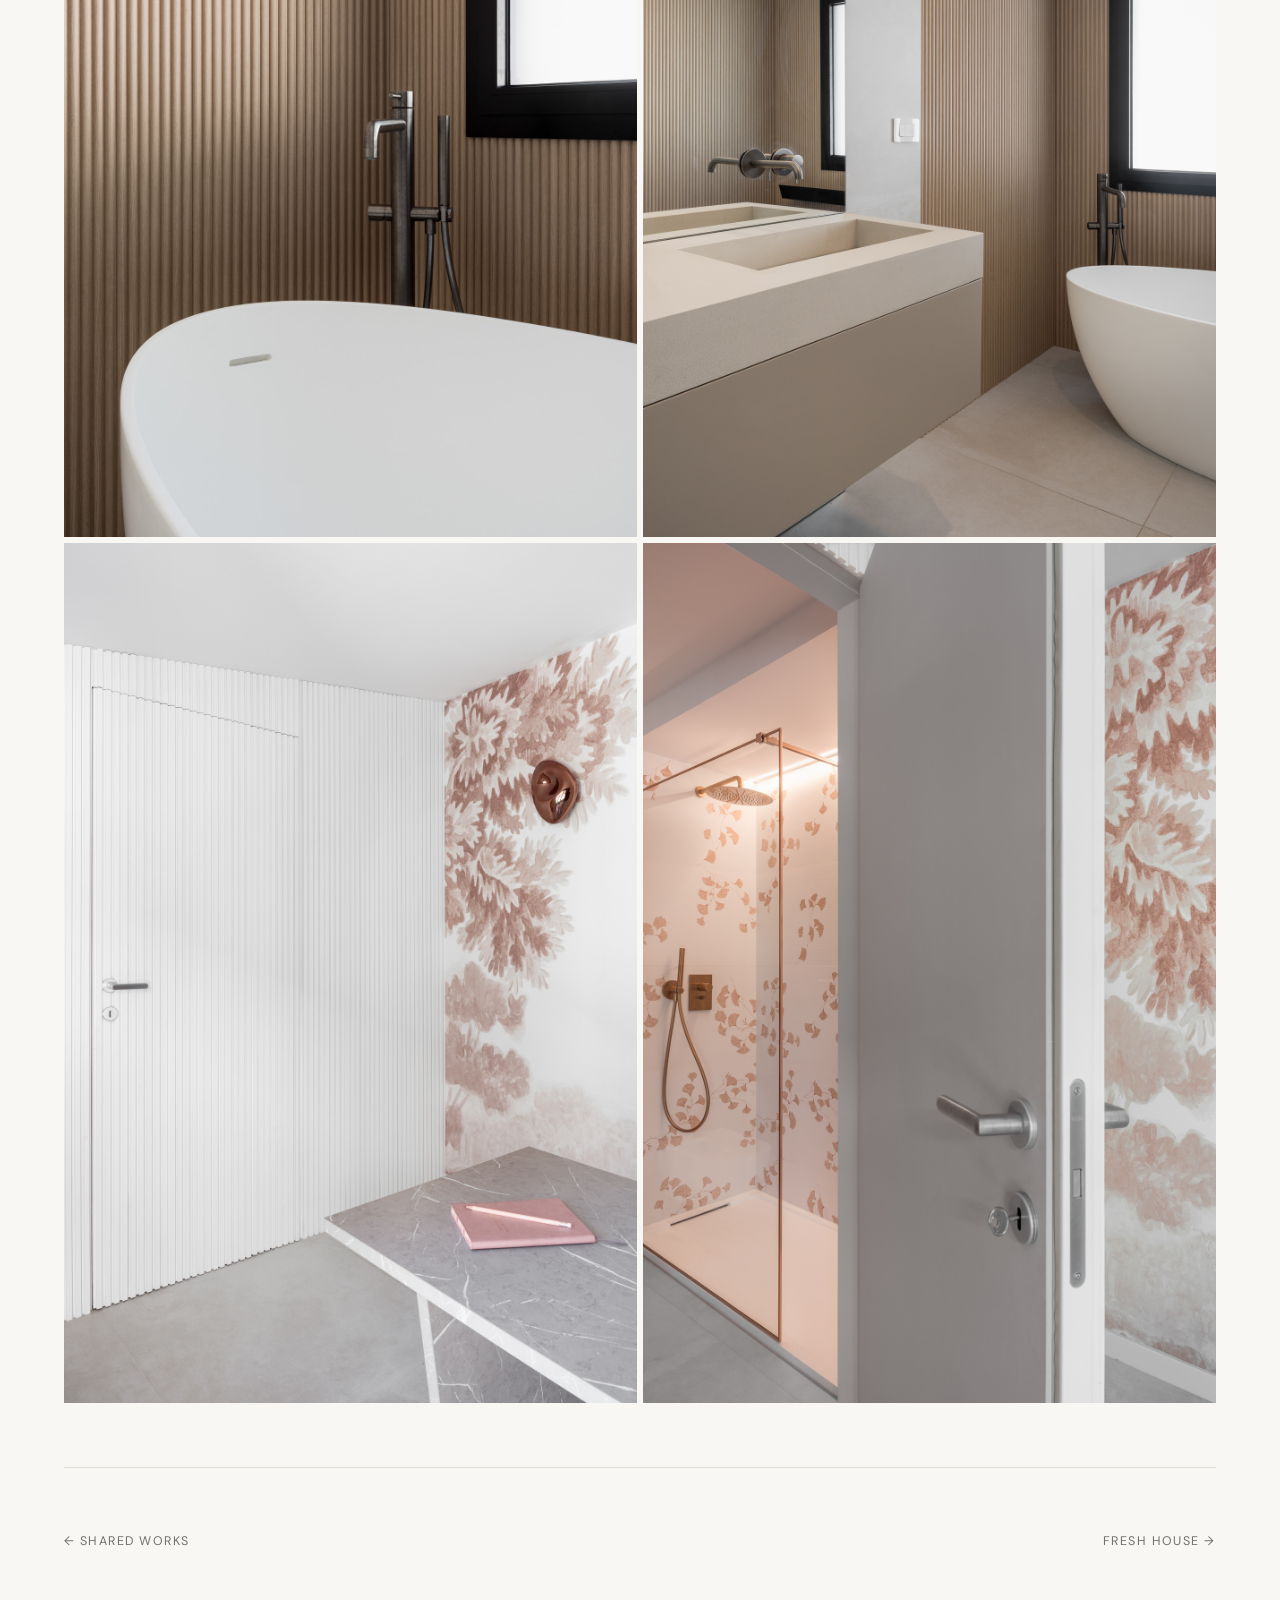
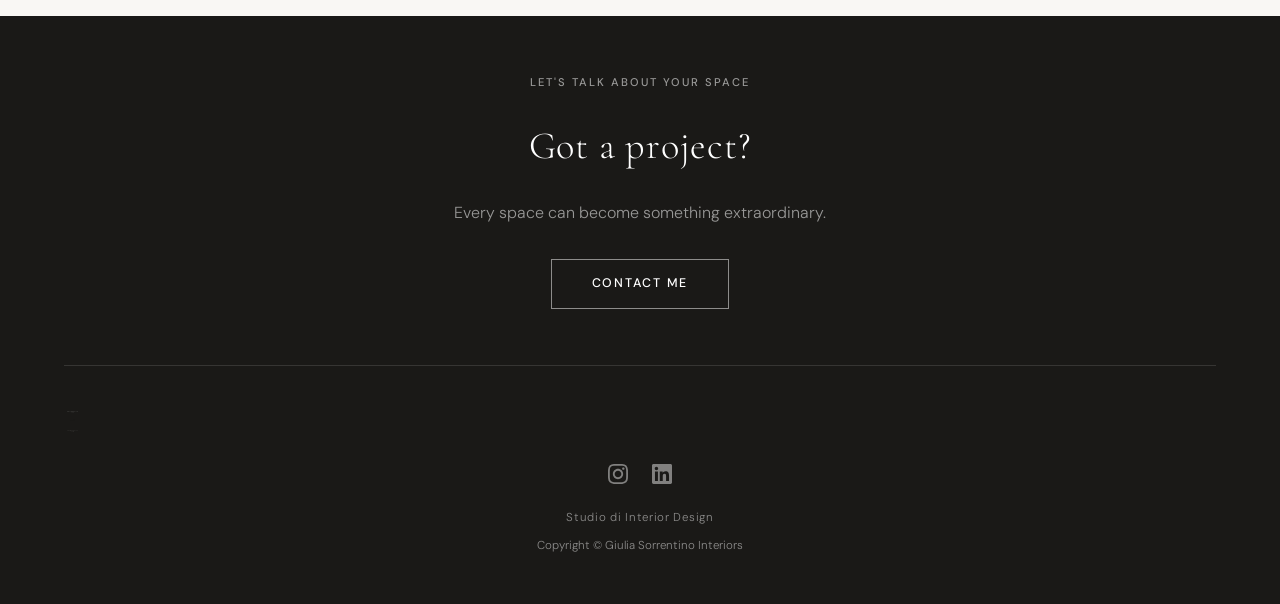
<file: projects/chill-home.html>
﻿<!DOCTYPE html>
<html lang="it">
<head>
  <meta charset="UTF-8" />
  <meta name="viewport" content="width=device-width, initial-scale=1.0" />
  <title>Chill Home — Giulia Sorrentino Interiors</title>
  <meta name="description" content="Chill Home: progetto residenziale condiviso — doppie altezze, materiali naturali e toni neutri." />
  <link rel="icon" type="image/svg+xml" href="../favicon.svg" />
  <link rel="preconnect" href="https://fonts.googleapis.com" />
  <link rel="preconnect" href="https://fonts.gstatic.com" crossorigin />
  <link rel="stylesheet" href="../css/style.css" />
</head>
<body>

  <nav class="nav scrolled">
    <a href="../index.html" class="nav__logo">
      <span class="nav__logo-name" data-i18n="nav.logo-name">Giulia Sorrentino</span>
      <span class="nav__logo-sub" data-i18n="nav.logo-sub">Interiors</span>
    </a>
    <ul class="nav__links">
      <li><a href="../index.html" data-i18n="nav.portfolio">Lavori</a></li>
      <li><a href="../lavori-condivisi.html" class="active" data-i18n="nav.shared">Lavori condivisi</a></li>
      <li><a href="../chi-sono.html" data-i18n="nav.about">Bio</a></li>
      <li><a href="../contatti.html" data-i18n="nav.contact">Contatti</a></li>
    </ul>
    <div class="lang-switcher">
      <button class="lang-switcher__btn" data-lang="it">IT</button>
      <span class="lang-switcher__sep"></span>
      <button class="lang-switcher__btn" data-lang="en">EN</button>
    </div>
    <button class="nav__hamburger" aria-label="Menu" aria-expanded="false">
      <span></span><span></span><span></span>
    </button>
  </nav>

  <div class="nav__mobile">
    <a href="../index.html" data-i18n="nav.portfolio">Lavori</a>
    <a href="../lavori-condivisi.html" data-i18n="nav.shared">Lavori condivisi</a>
    <a href="../chi-sono.html" data-i18n="nav.about">Bio</a>
    <a href="../contatti.html" data-i18n="nav.contact">Contatti</a>
    <div class="lang-switcher" style="margin-left:0; margin-top:1rem;">
      <button class="lang-switcher__btn" data-lang="it">IT</button>
      <span class="lang-switcher__sep"></span>
      <button class="lang-switcher__btn" data-lang="en">EN</button>
    </div>
  </div>

  <div class="project-hero">
    <img src="../images/chill-home/01.jpg" alt="Chill Home" loading="eager" />
    <div class="project-hero__overlay">
      <h1 class="project-hero__title">Chill Home</h1>
    </div>
  </div>

  <div class="container">
    <div class="project-info fade-in">
      <div class="project-info__item">
        <p class="label" data-i18n="project.type">Tipologia</p>
        <p data-i18n="chill.type">Villa</p>
      </div>
      <div class="project-info__item">
        <p class="label" data-i18n="project.sector">Settore</p>
        <p data-i18n="chill.sector">Residenziale</p>
      </div>
      <div class="project-info__item">
        <p class="label" data-i18n="project.collab">Progetto</p>
        <p data-i18n="project.shared">In collaborazione con Laura Pisu</p>
      </div>
    </div>

    <div class="project-desc fade-in">
      <h3 data-i18n="chill.h3">Luce, materia e calma</h3>
      <p data-i18n="chill.desc">Chill Home è una casa pensata per rallentare. Gli ambienti a doppia altezza si aprono sul giardino, mentre materiali naturali e toni neutri costruiscono un'atmosfera morbida e accogliente: il rovere chiaro, la pietra dell'isola cucina, i tessuti bouclé. Lo specchio ad arco, le sfere in vetro sospese e i dettagli in ottone dei bagni aggiungono eleganza senza mai alzare la voce.</p>
    </div>
  </div>

  <div class="container">
    <div class="project-gallery-auto">
      <img src="../images/chill-home/02.jpg" alt="Chill Home" loading="lazy" data-orient="landscape" />
      <img src="../images/chill-home/03.jpg" alt="Chill Home" loading="lazy" data-orient="landscape" />
      <img src="../images/chill-home/04.jpg" alt="Chill Home" loading="lazy" data-orient="landscape" />
      <img src="../images/chill-home/05.jpg" alt="Chill Home" loading="lazy" data-orient="portrait" />
      <img src="../images/chill-home/06.jpg" alt="Chill Home" loading="lazy" data-orient="portrait" />
      <img src="../images/chill-home/07.jpg" alt="Chill Home" loading="lazy" data-orient="landscape" />
      <img src="../images/chill-home/08.jpg" alt="Chill Home" loading="lazy" data-orient="portrait" />
      <img src="../images/chill-home/09.jpg" alt="Chill Home" loading="lazy" data-orient="landscape" />
      <img src="../images/chill-home/10.jpg" alt="Chill Home" loading="lazy" data-orient="landscape" />
      <img src="../images/chill-home/11.jpg" alt="Chill Home" loading="lazy" data-orient="portrait" />
      <img src="../images/chill-home/12.jpg" alt="Chill Home" loading="lazy" data-orient="portrait" />
      <img src="../images/chill-home/13.jpg" alt="Chill Home" loading="lazy" data-orient="portrait" />
      <img src="../images/chill-home/14.jpg" alt="Chill Home" loading="lazy" data-orient="portrait" />
      <img src="../images/chill-home/15.jpg" alt="Chill Home" loading="lazy" data-orient="portrait" />
      <img src="../images/chill-home/16.jpg" alt="Chill Home" loading="lazy" data-orient="portrait" />
    </div>

    <div class="project-nav">
      <a href="../lavori-condivisi.html" data-i18n="chill.prev">&larr; Lavori condivisi</a>
      <a href="fresh-house.html" data-i18n="chill.next">Fresh House &rarr;</a>
    </div>
  </div>

  <footer class="footer">
    <div class="container">
      <div class="footer__cta">
        <p class="label" data-i18n="footer.cta.label">Parliamo del tuo spazio</p>
        <h3 data-i18n="footer.cta.h3">Hai un progetto?</h3>
        <p class="footer__cta__desc" data-i18n="footer.cta.desc">Ogni ambiente può diventare qualcosa di straordinario.</p>
        <a href="../contatti.html" class="btn btn--light" data-i18n="footer.cta.btn">Contattami</a>
      </div>
        <div class="footer__inner">
        <a href="../index.html" class="footer__logo">
          <img src="../images/logo-footer.svg" class="footer__logo-img" alt="Giulia Sorrentino Interiors" />
        </a>
        <div class="footer__social">
          <a href="https://instagram.com/giuliasorrentino_interiors" target="_blank" rel="noopener noreferrer" aria-label="Instagram"><svg width="20" height="20" viewBox="0 0 24 24" fill="currentColor" xmlns="http://www.w3.org/2000/svg"><path d="M12 2.163c3.204 0 3.584.012 4.85.07 3.252.148 4.771 1.691 4.919 4.919.058 1.265.069 1.645.069 4.849 0 3.205-.012 3.584-.069 4.849-.149 3.225-1.664 4.771-4.919 4.919-1.266.058-1.644.07-4.85.07-3.204 0-3.584-.012-4.849-.07-3.26-.149-4.771-1.699-4.919-4.92-.058-1.265-.07-1.644-.07-4.849 0-3.204.013-3.583.07-4.849.149-3.227 1.664-4.771 4.919-4.919 1.266-.057 1.645-.069 4.849-.069zm0-2.163c-3.259 0-3.667.014-4.947.072-4.358.2-6.78 2.618-6.98 6.98-.059 1.281-.073 1.689-.073 4.948 0 3.259.014 3.668.072 4.948.2 4.358 2.618 6.78 6.98 6.98 1.281.058 1.689.072 4.948.072 3.259 0 3.668-.014 4.948-.072 4.354-.2 6.782-2.618 6.979-6.98.059-1.28.073-1.689.073-4.948 0-3.259-.014-3.667-.072-4.947-.196-4.354-2.617-6.78-6.979-6.98-1.281-.059-1.69-.073-4.949-.073zm0 5.838c-3.403 0-6.162 2.759-6.162 6.162s2.759 6.163 6.162 6.163 6.162-2.759 6.162-6.163c0-3.403-2.759-6.162-6.162-6.162zm0 10.162c-2.209 0-4-1.79-4-4 0-2.209 1.791-4 4-4s4 1.791 4 4c0 2.21-1.791 4-4 4zm6.406-11.845c-.796 0-1.441.645-1.441 1.44s.645 1.44 1.441 1.44c.795 0 1.439-.645 1.439-1.44s-.644-1.44-1.439-1.44z"/></svg></a>
          <a href="https://it.linkedin.com/in/giulia-sorrentino-34136b1b0" target="_blank" rel="noopener noreferrer" aria-label="LinkedIn"><svg width="20" height="20" viewBox="0 0 24 24" fill="currentColor" xmlns="http://www.w3.org/2000/svg"><path d="M20.447 20.452h-3.554v-5.569c0-1.328-.027-3.037-1.852-3.037-1.853 0-2.136 1.445-2.136 2.939v5.667H9.351V9h3.414v1.561h.046c.477-.9 1.637-1.85 3.37-1.85 3.601 0 4.267 2.37 4.267 5.455v6.286zM5.337 7.433c-1.144 0-2.063-.926-2.063-2.065 0-1.138.92-2.063 2.063-2.063 1.14 0 2.064.925 2.064 2.063 0 1.139-.925 2.065-2.064 2.065zm1.782 13.019H3.555V9h3.564v11.452zM22.225 0H1.771C.792 0 0 .774 0 1.729v20.542C0 23.227.792 24 1.771 24h20.451C23.2 24 24 23.227 24 22.271V1.729C24 .774 23.2 0 22.222 0h.003z"/></svg></a>
        </div>
        <p class="footer__tagline">Studio di Interior Design</p>
        <p class="footer__copy" data-i18n="footer.copy">&copy; 2024 Giulia Sorrentino Interiors. Tutti i diritti riservati.</p>
      </div>
    </div>
  </footer>

  <a href="https://wa.me/393406487121" class="whatsapp-fab" target="_blank" rel="noopener noreferrer" aria-label="Contatta su WhatsApp">
    <svg viewBox="0 0 24 24" xmlns="http://www.w3.org/2000/svg" aria-hidden="true"><path d="M17.472 14.382c-.297-.149-1.758-.867-2.03-.967-.273-.099-.471-.148-.67.15-.197.297-.767.966-.94 1.164-.173.199-.347.223-.644.075-.297-.15-1.255-.463-2.39-1.475-.883-.788-1.48-1.761-1.653-2.059-.173-.297-.018-.458.13-.606.134-.133.298-.347.446-.52.149-.174.198-.298.298-.497.099-.198.05-.371-.025-.52-.075-.149-.669-1.612-.916-2.207-.242-.579-.487-.5-.669-.51-.173-.008-.371-.01-.57-.01-.198 0-.52.074-.792.372-.272.297-1.04 1.016-1.04 2.479 0 1.462 1.065 2.875 1.213 3.074.149.198 2.096 3.2 5.077 4.487.709.306 1.262.489 1.694.625.712.227 1.36.195 1.871.118.571-.085 1.758-.719 2.006-1.413.248-.694.248-1.289.173-1.413-.074-.124-.272-.198-.57-.347z"/><path d="M12 0C5.373 0 0 5.373 0 12c0 2.124.558 4.12 1.535 5.845L0 24l6.335-1.509A11.954 11.954 0 0012 24c6.627 0 12-5.373 12-12S18.627 0 12 0zm0 21.818a9.818 9.818 0 01-5.017-1.377l-.36-.214-3.727.978.999-3.636-.234-.374A9.818 9.818 0 1112 21.818z"/></svg>
  </a>

  <script src="../js/main.js"></script>
  <script src="../js/i18n.js"></script>
  <script src="../js/gallery.js"></script>
  <script data-goatcounter="https://giuliasorrentino.goatcounter.com/count" async src="//gc.zgo.at/count.js"></script>
</body>
</html>
</file>
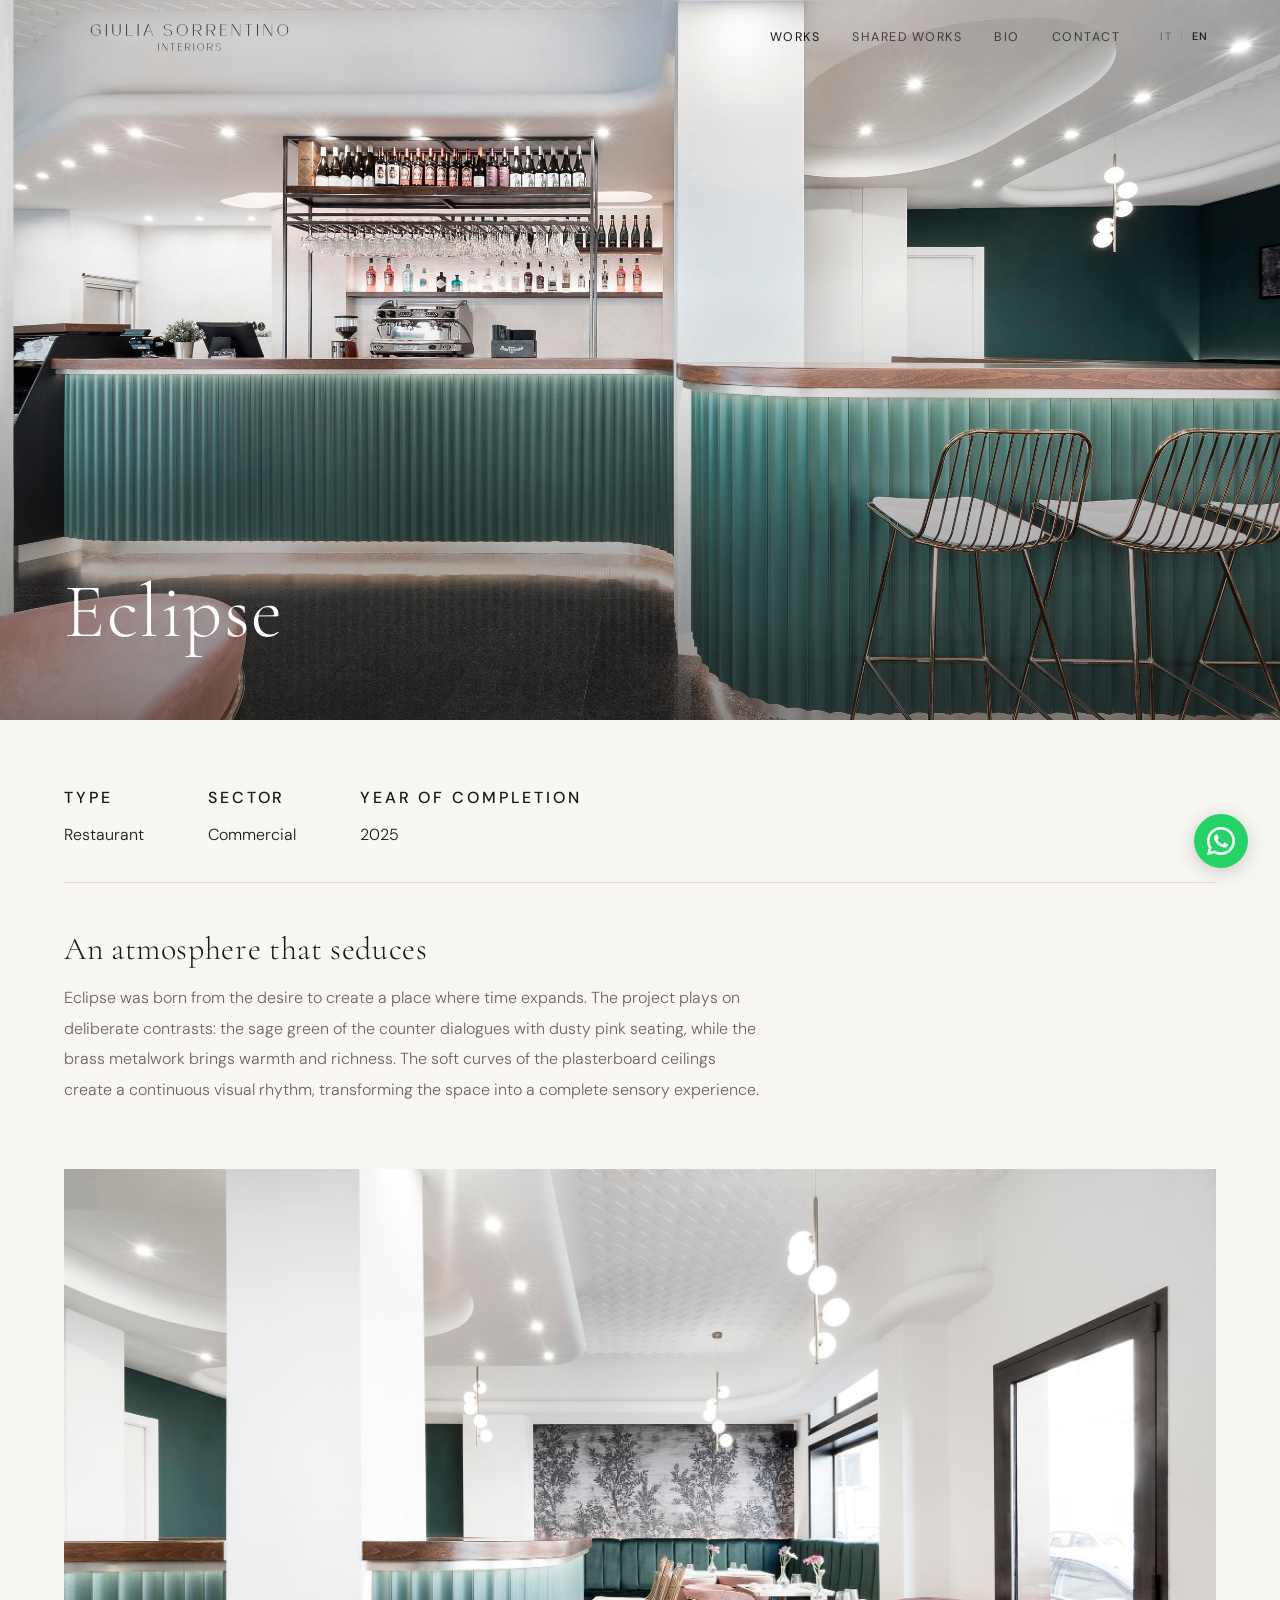
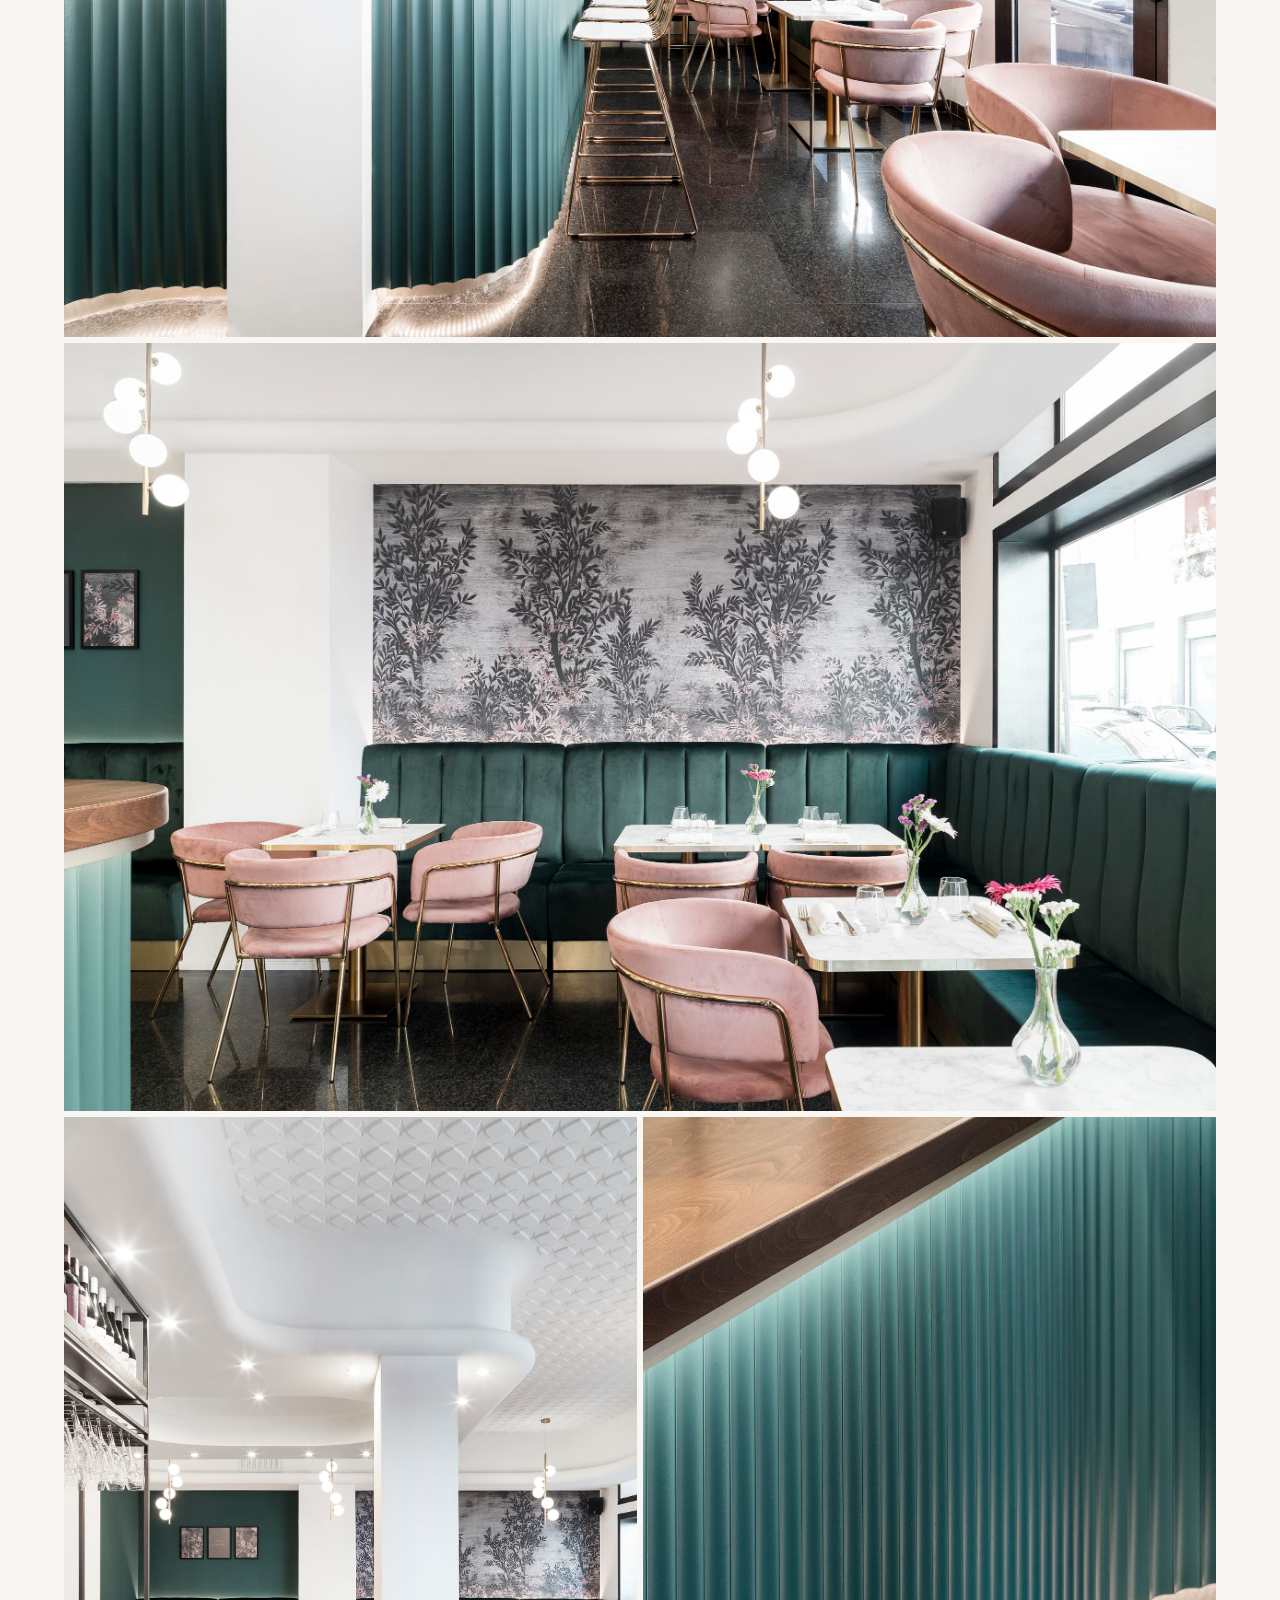
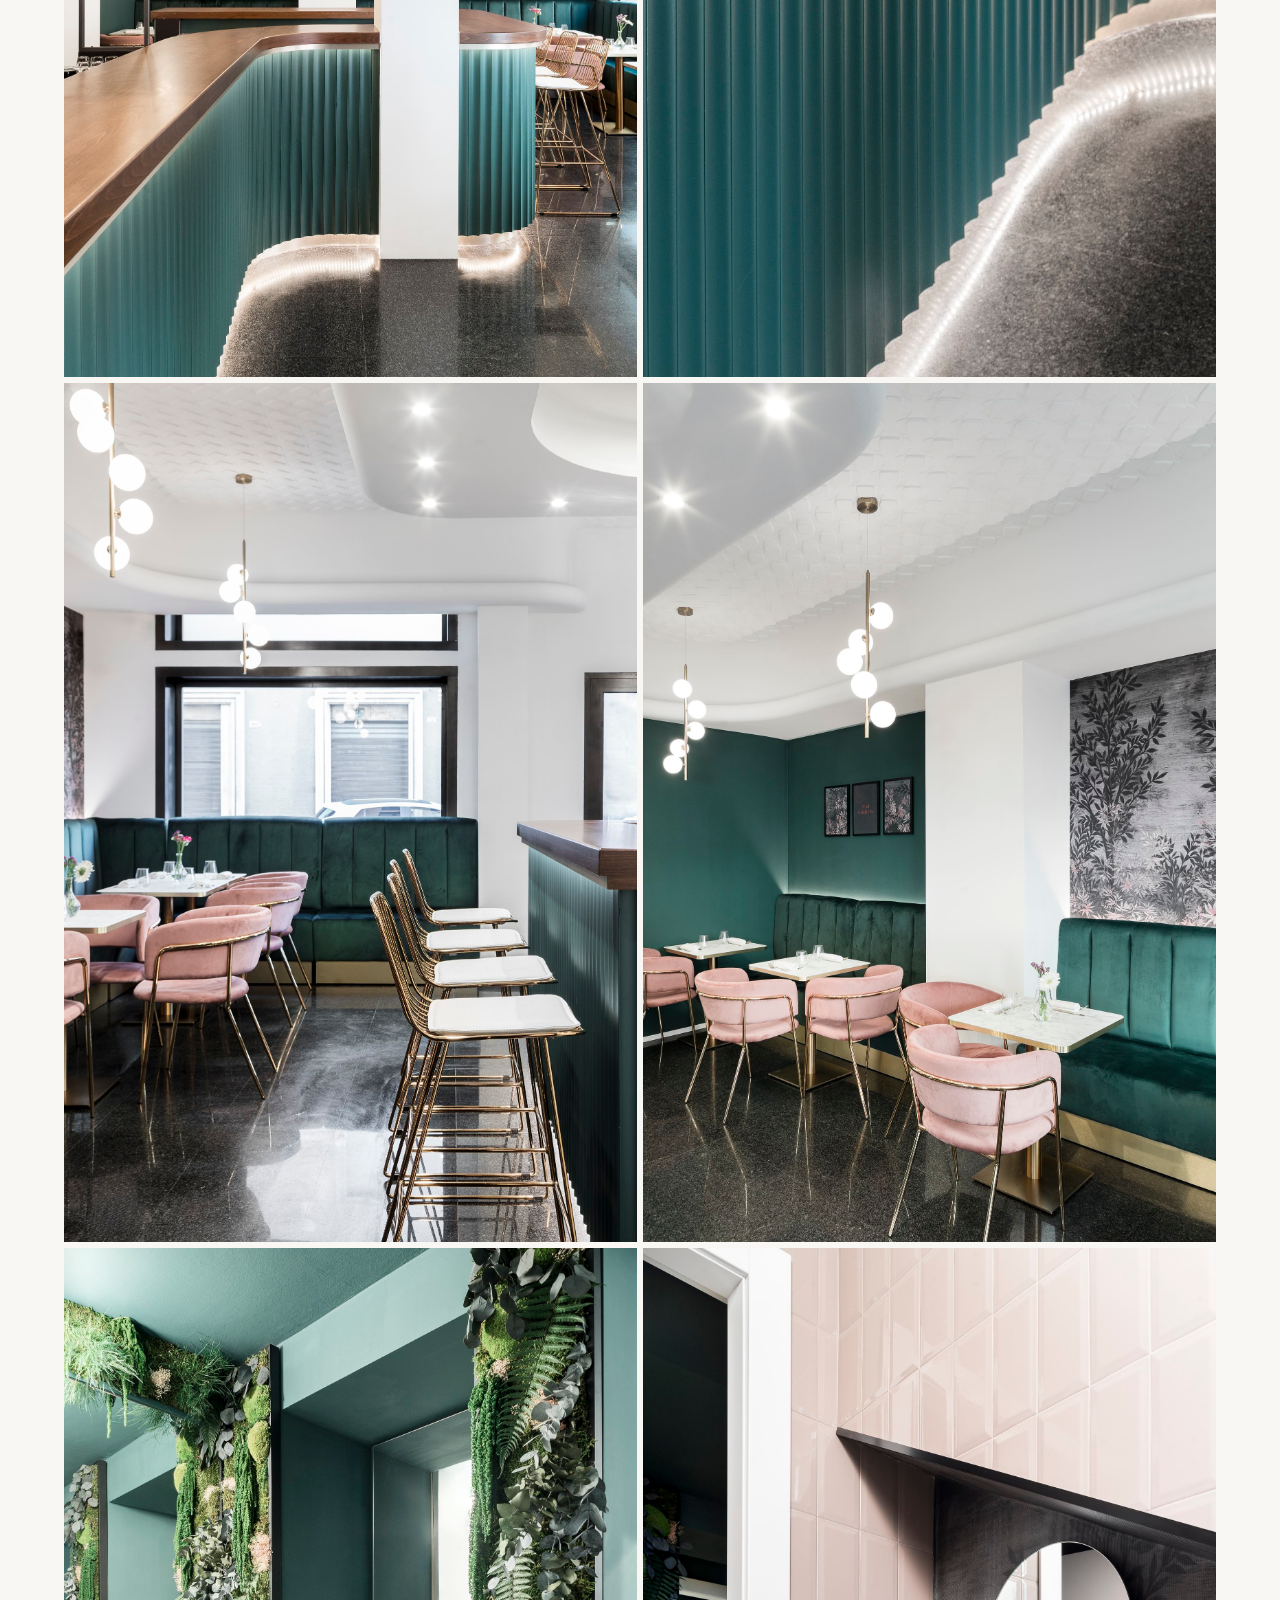
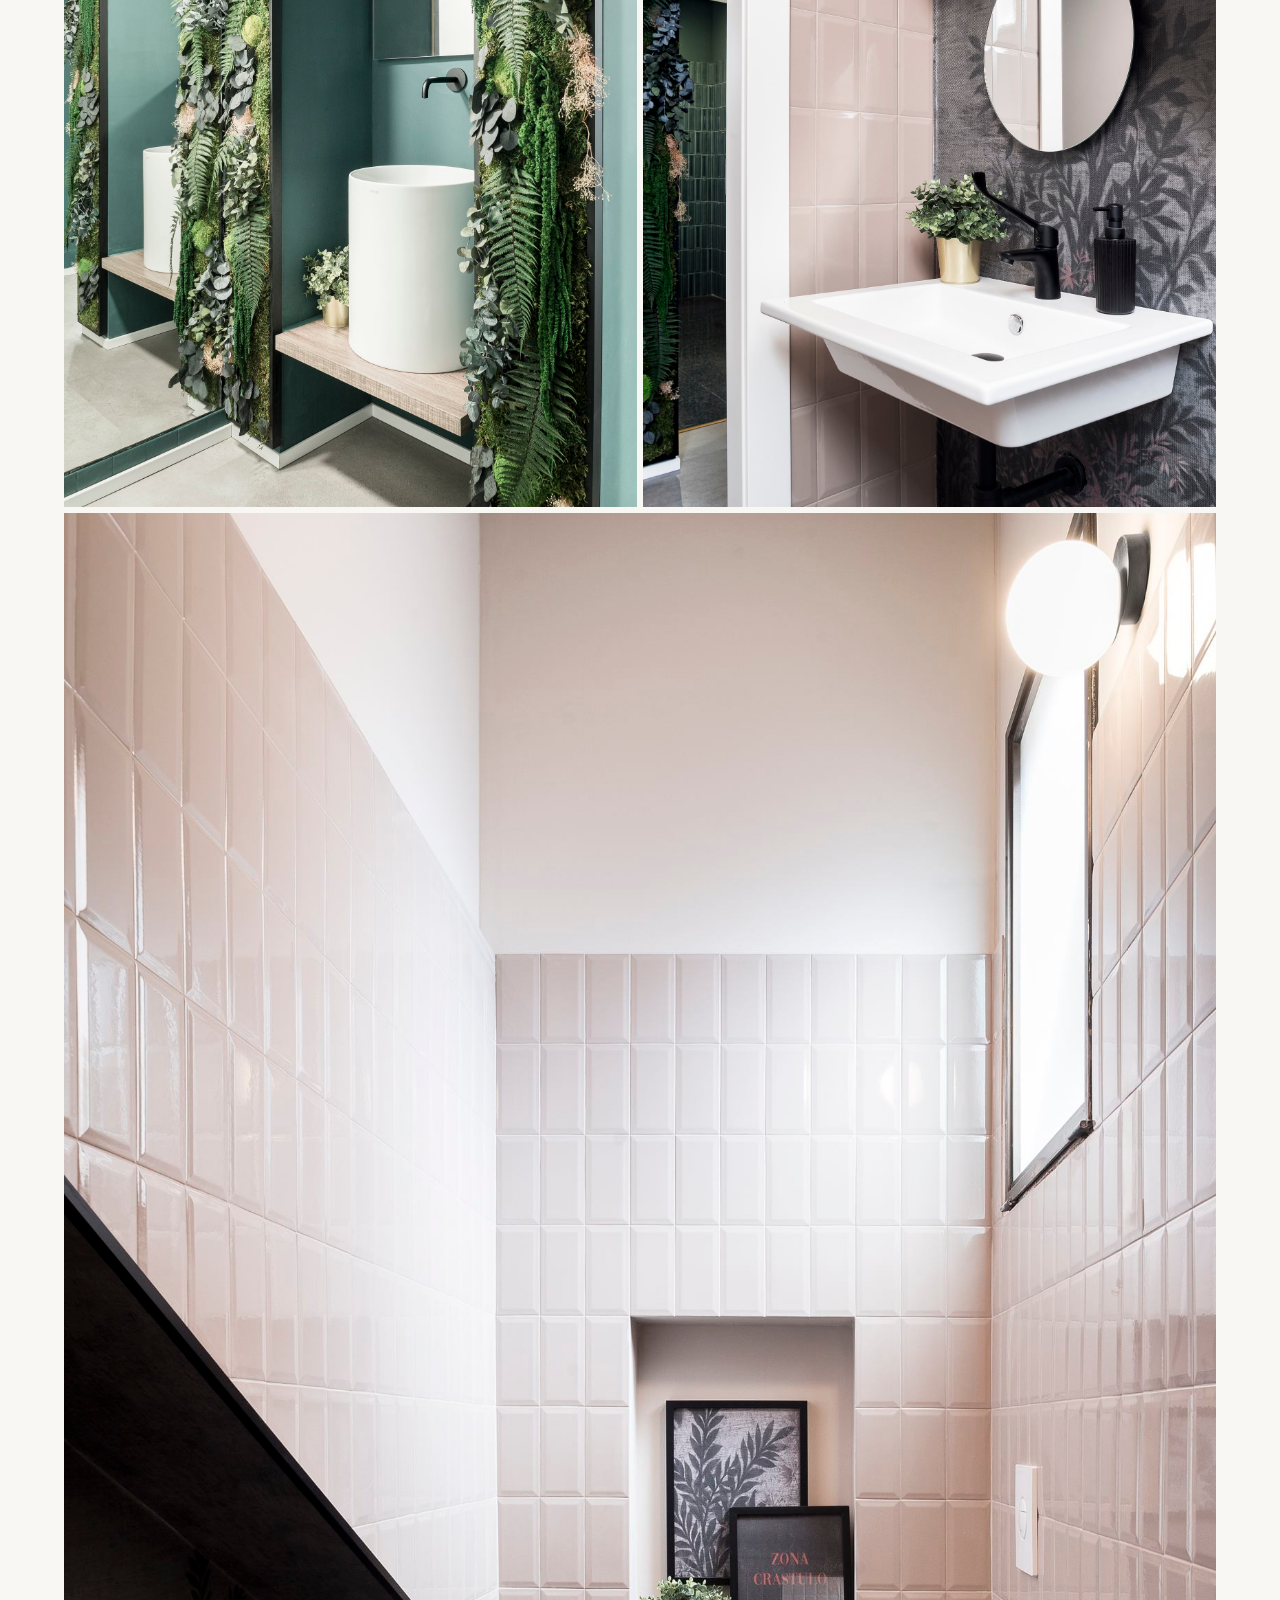
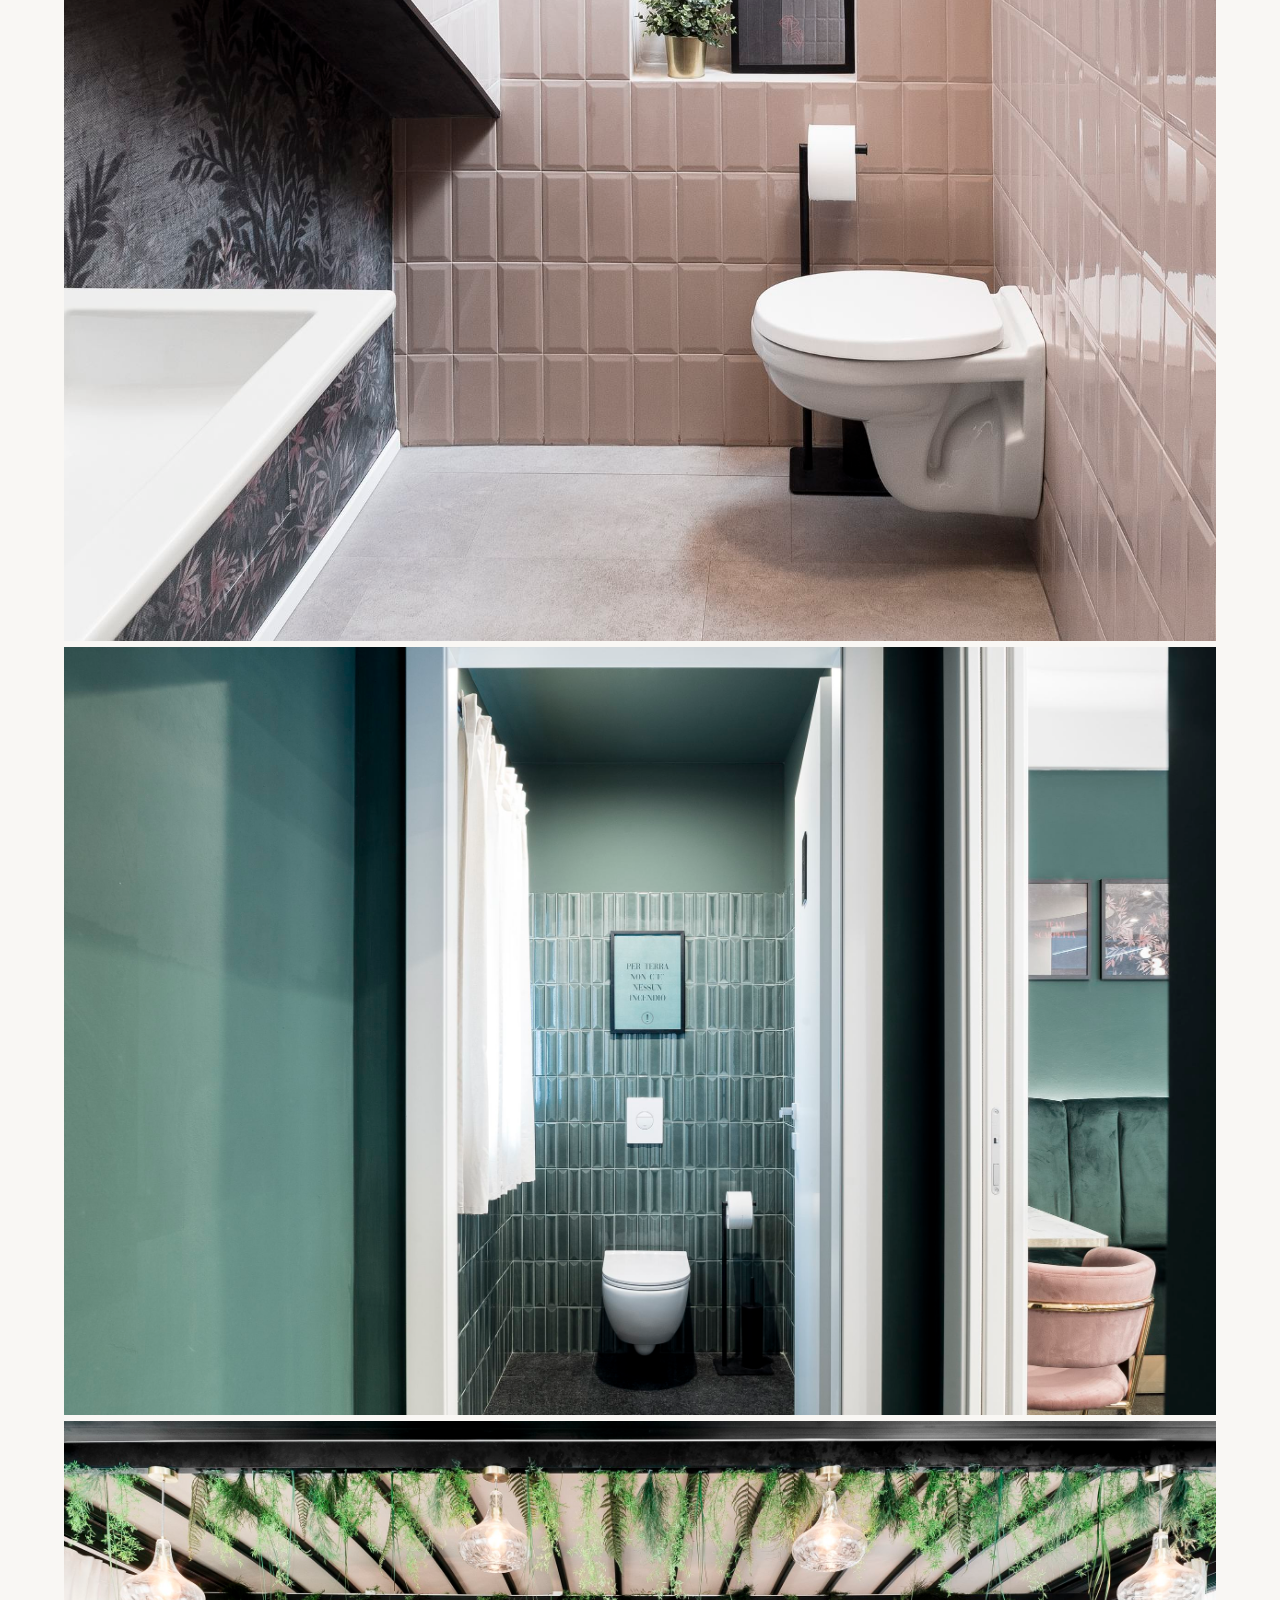
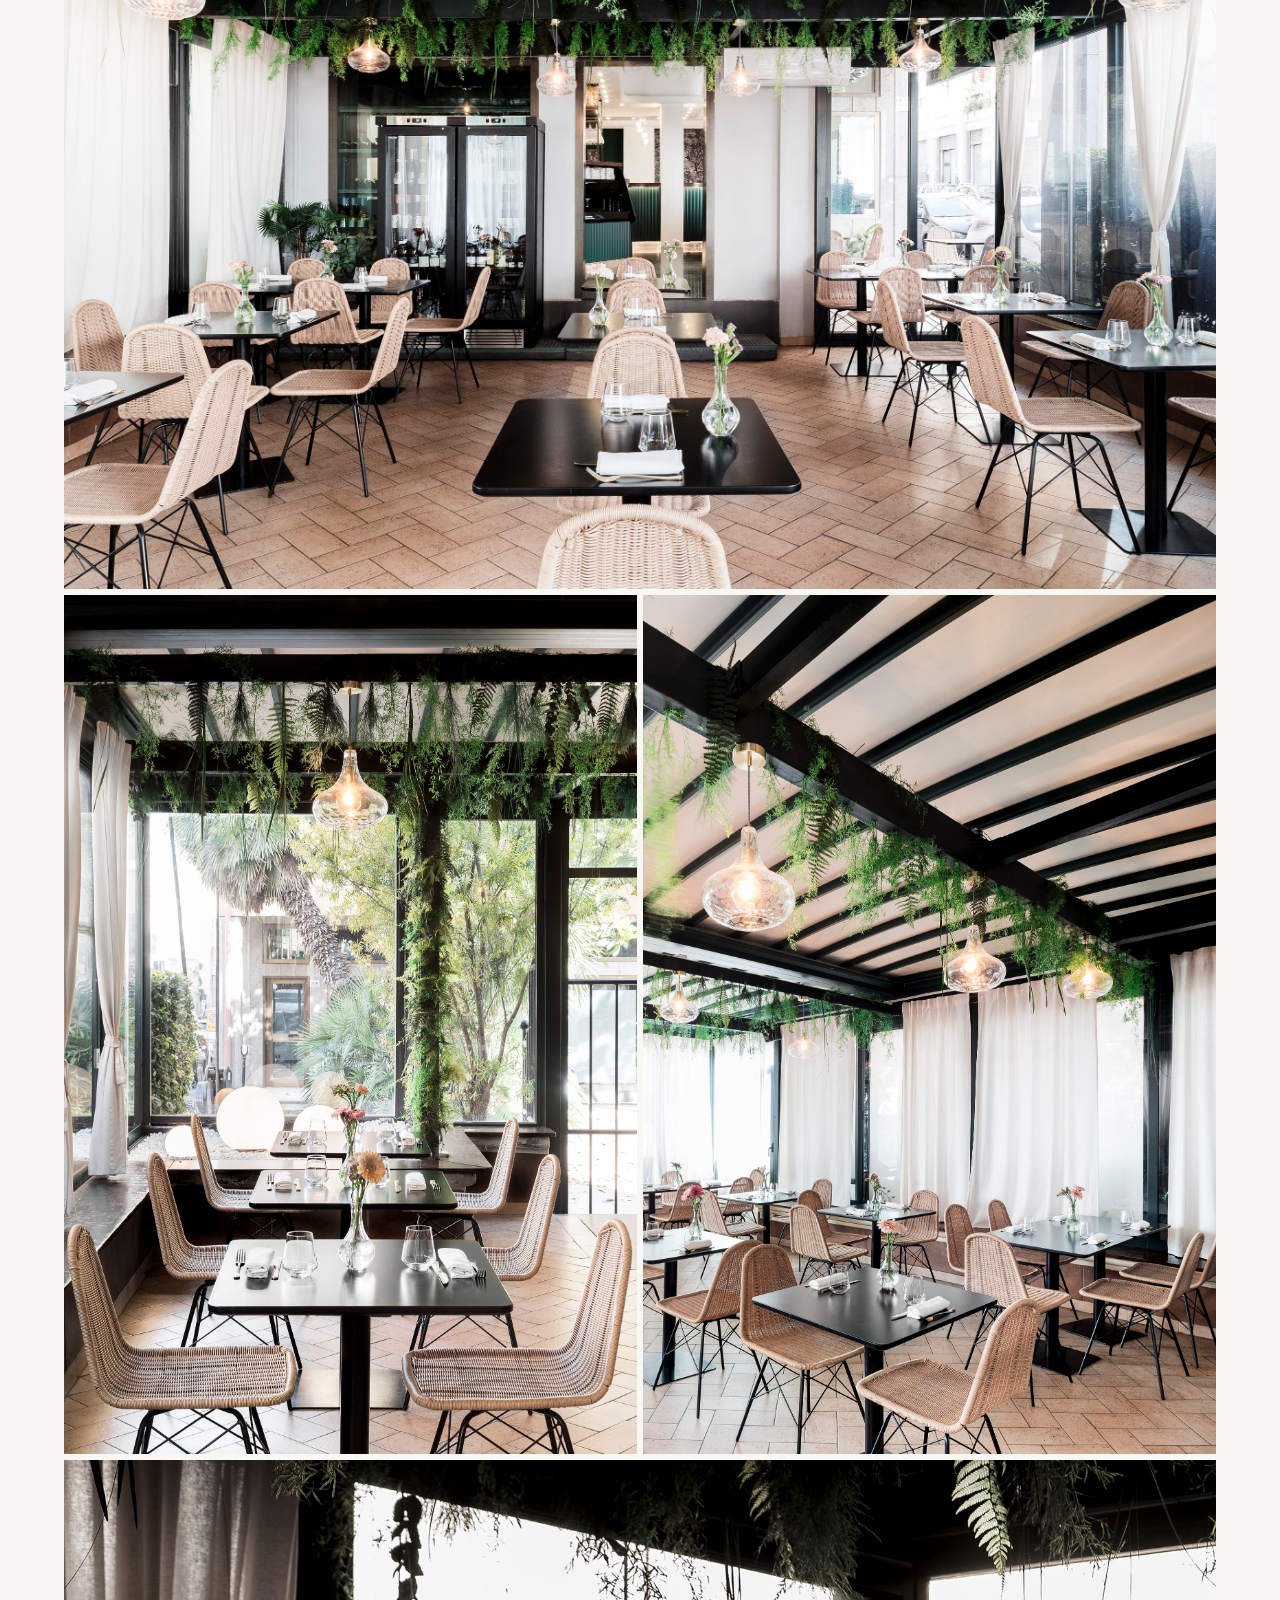
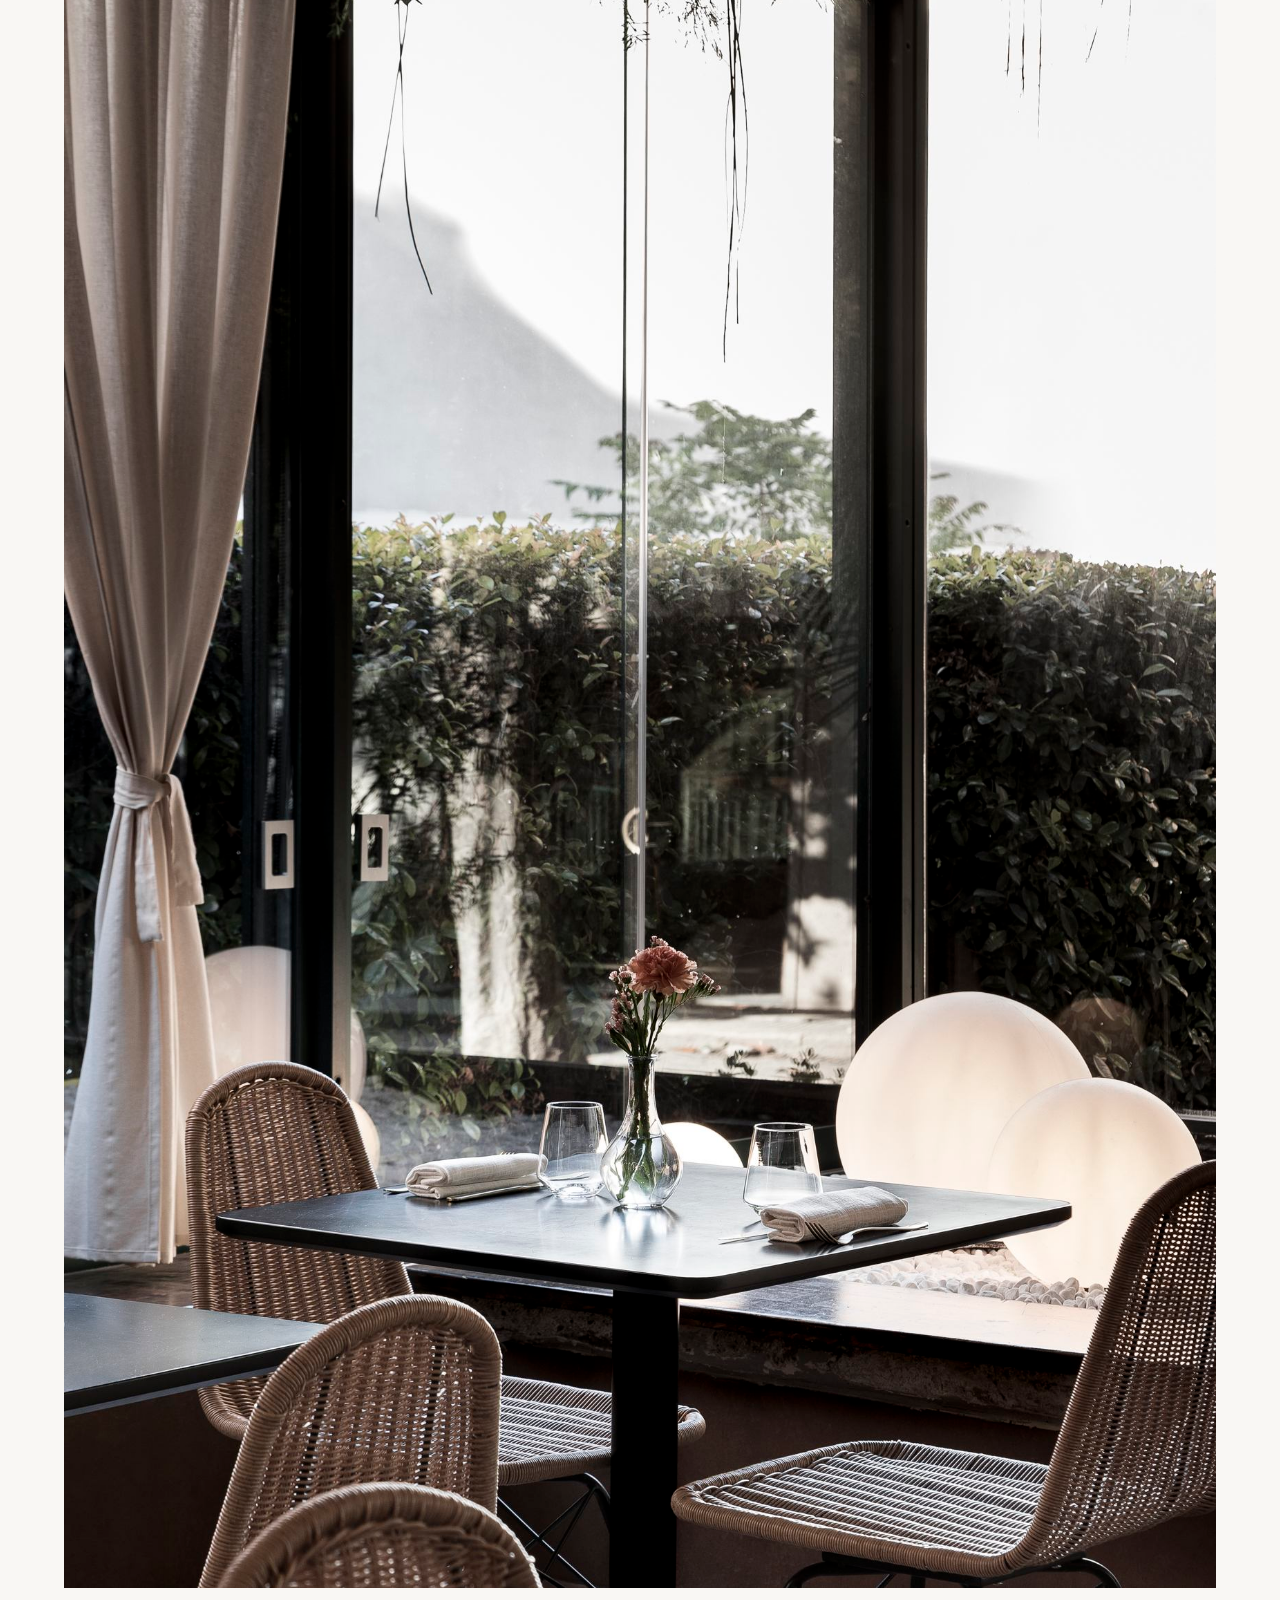
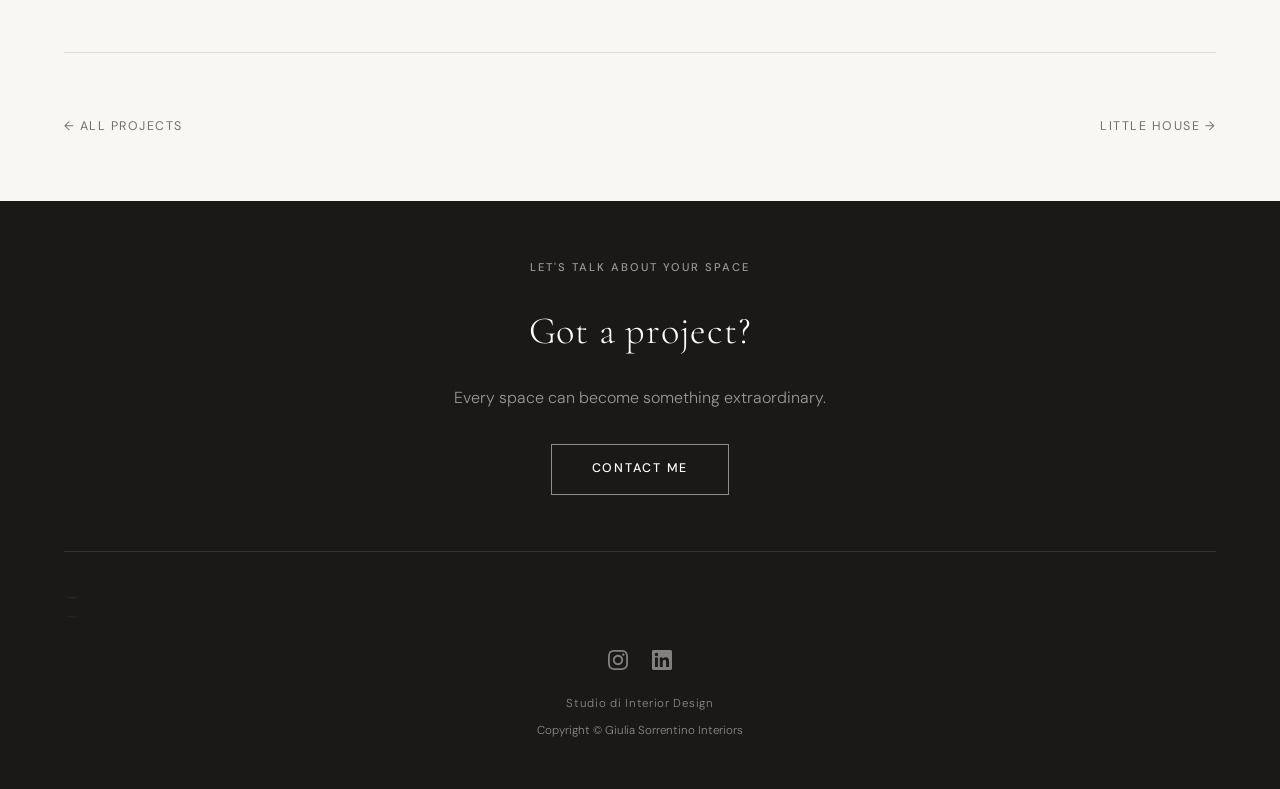
<file: projects/eclipse.html>
﻿<!DOCTYPE html>
<html lang="it">
<head>
  <meta charset="UTF-8" />
  <meta name="viewport" content="width=device-width, initial-scale=1.0" />
  <title>Eclipse — Giulia Sorrentino Interiors</title>
  <meta name="description" content="Eclipse: bar lounge dal design raffinato. Verde salvia, rosa cipria e ottone in un'atmosfera unica." />
  <link rel="icon" type="image/svg+xml" href="../favicon.svg" />
  <link rel="preconnect" href="https://fonts.googleapis.com" />
  <link rel="preconnect" href="https://fonts.gstatic.com" crossorigin />
  <link rel="stylesheet" href="../css/style.css" />
</head>
<body>

  <nav class="nav scrolled">
    <a href="../index.html" class="nav__logo">
      <span class="nav__logo-name" data-i18n="nav.logo-name">Giulia Sorrentino</span>
      <span class="nav__logo-sub" data-i18n="nav.logo-sub">Interiors</span>
    </a>
    <ul class="nav__links">
      <li><a href="../index.html" class="active" data-i18n="nav.portfolio">Lavori</a></li>
      <li><a href="../lavori-condivisi.html" data-i18n="nav.shared">Lavori condivisi</a></li>
      <li><a href="../chi-sono.html" data-i18n="nav.about">Bio</a></li>
      <li><a href="../contatti.html" data-i18n="nav.contact">Contatti</a></li>
    </ul>
    <div class="lang-switcher">
      <button class="lang-switcher__btn" data-lang="it">IT</button>
      <span class="lang-switcher__sep"></span>
      <button class="lang-switcher__btn" data-lang="en">EN</button>
    </div>
    <button class="nav__hamburger" aria-label="Menu" aria-expanded="false">
      <span></span><span></span><span></span>
    </button>
  </nav>

  <div class="nav__mobile">
    <a href="../index.html" data-i18n="nav.portfolio">Lavori</a>
    <a href="../lavori-condivisi.html" data-i18n="nav.shared">Lavori condivisi</a>
    <a href="../chi-sono.html" data-i18n="nav.about">Bio</a>
    <a href="../contatti.html" data-i18n="nav.contact">Contatti</a>
    <div class="lang-switcher" style="margin-left:0; margin-top:1rem;">
      <button class="lang-switcher__btn" data-lang="it">IT</button>
      <span class="lang-switcher__sep"></span>
      <button class="lang-switcher__btn" data-lang="en">EN</button>
    </div>
  </div>

  <div class="project-hero">
    <img src="../images/eclipse/01.jpg" alt="Eclipse — Bar Lounge" loading="eager" />
    <div class="project-hero__overlay">
      <h1 class="project-hero__title">Eclipse</h1>
    </div>
  </div>

  <div class="container">
    <div class="project-info fade-in">
      <div class="project-info__item">
        <p class="label" data-i18n="project.type">Tipologia</p>
        <p data-i18n="eclipse.type">Ristorante</p>
      </div>
      <div class="project-info__item">
        <p class="label" data-i18n="project.sector">Settore</p>
        <p data-i18n="eclipse.sector">Commerciale</p>
      </div>
      <div class="project-info__item">
        <p class="label" data-i18n="project.year">Anno di realizzazione</p>
        <p data-i18n="eclipse.year">2025</p>
      </div>
    </div>

    <div class="project-desc fade-in">
      <h3 data-i18n="eclipse.h3">Un'atmosfera che seduce</h3>
      <p data-i18n="eclipse.desc">Eclipse nasce dalla volontà di creare un luogo in cui il tempo si dilata. Il progetto gioca su contrasti sapienti: il verde salvia del bancone dialoga con il rosa cipria delle sedute, mentre l'ottone degli elementi metallici porta calore e preziosità. Le curve morbide dei soffitti in cartongesso creano un ritmo visivo continuo, trasformando lo spazio in un'esperienza sensoriale a tutto tondo.</p>
    </div>
  </div>

  <div class="container">
    <div class="project-gallery-auto">
      <img src="../images/eclipse/02.jpg" alt="Eclipse" loading="lazy" data-orient="landscape" />
      <img src="../images/eclipse/03.jpg" alt="Eclipse" loading="lazy" data-orient="landscape" />
      <img src="../images/eclipse/04.jpg" alt="Eclipse" loading="lazy" data-orient="portrait" />
      <img src="../images/eclipse/05.jpg" alt="Eclipse" loading="lazy" data-orient="portrait" />
      <img src="../images/eclipse/06.jpg" alt="Eclipse" loading="lazy" data-orient="portrait" />
      <img src="../images/eclipse/07.jpg" alt="Eclipse" loading="lazy" data-orient="portrait" />
      <img src="../images/eclipse/08.jpg" alt="Eclipse" loading="lazy" data-orient="portrait" />
      <img src="../images/eclipse/09.jpg" alt="Eclipse" loading="lazy" data-orient="portrait" />
      <img src="../images/eclipse/10.jpg" alt="Eclipse" loading="lazy" data-orient="portrait" />
      <img src="../images/eclipse/11.jpg" alt="Eclipse" loading="lazy" data-orient="landscape" />
      <img src="../images/eclipse/12.jpg" alt="Eclipse" loading="lazy" data-orient="landscape" />
      <img src="../images/eclipse/13.jpg" alt="Eclipse" loading="lazy" data-orient="portrait" />
      <img src="../images/eclipse/14.jpg" alt="Eclipse" loading="lazy" data-orient="portrait" />
      <img src="../images/eclipse/15.jpg" alt="Eclipse" loading="lazy" data-orient="portrait" />
    </div>

    <div class="project-nav">
      <a href="../index.html" data-i18n="project.back">&larr; Tutti i progetti</a>
      <a href="little-house.html" data-i18n="eclipse.next">Little House &rarr;</a>
    </div>
  </div>

  <footer class="footer">
    <div class="container">
      <div class="footer__cta">
        <p class="label" data-i18n="footer.cta.label">Parliamo del tuo spazio</p>
        <h3 data-i18n="footer.cta.h3">Hai un progetto?</h3>
        <p class="footer__cta__desc" data-i18n="footer.cta.desc">Ogni ambiente può diventare qualcosa di straordinario.</p>
        <a href="../contatti.html" class="btn btn--light" data-i18n="footer.cta.btn">Contattami</a>
      </div>
        <div class="footer__inner">
        <a href="../index.html" class="footer__logo">
          <img src="../images/logo-footer.svg" class="footer__logo-img" alt="Giulia Sorrentino Interiors" />
        </a>
        <div class="footer__social">
          <a href="https://instagram.com/giuliasorrentino_interiors" target="_blank" rel="noopener noreferrer" aria-label="Instagram"><svg width="20" height="20" viewBox="0 0 24 24" fill="currentColor" xmlns="http://www.w3.org/2000/svg"><path d="M12 2.163c3.204 0 3.584.012 4.85.07 3.252.148 4.771 1.691 4.919 4.919.058 1.265.069 1.645.069 4.849 0 3.205-.012 3.584-.069 4.849-.149 3.225-1.664 4.771-4.919 4.919-1.266.058-1.644.07-4.85.07-3.204 0-3.584-.012-4.849-.07-3.26-.149-4.771-1.699-4.919-4.92-.058-1.265-.07-1.644-.07-4.849 0-3.204.013-3.583.07-4.849.149-3.227 1.664-4.771 4.919-4.919 1.266-.057 1.645-.069 4.849-.069zm0-2.163c-3.259 0-3.667.014-4.947.072-4.358.2-6.78 2.618-6.98 6.98-.059 1.281-.073 1.689-.073 4.948 0 3.259.014 3.668.072 4.948.2 4.358 2.618 6.78 6.98 6.98 1.281.058 1.689.072 4.948.072 3.259 0 3.668-.014 4.948-.072 4.354-.2 6.782-2.618 6.979-6.98.059-1.28.073-1.689.073-4.948 0-3.259-.014-3.667-.072-4.947-.196-4.354-2.617-6.78-6.979-6.98-1.281-.059-1.69-.073-4.949-.073zm0 5.838c-3.403 0-6.162 2.759-6.162 6.162s2.759 6.163 6.162 6.163 6.162-2.759 6.162-6.163c0-3.403-2.759-6.162-6.162-6.162zm0 10.162c-2.209 0-4-1.79-4-4 0-2.209 1.791-4 4-4s4 1.791 4 4c0 2.21-1.791 4-4 4zm6.406-11.845c-.796 0-1.441.645-1.441 1.44s.645 1.44 1.441 1.44c.795 0 1.439-.645 1.439-1.44s-.644-1.44-1.439-1.44z"/></svg></a>
          <a href="https://it.linkedin.com/in/giulia-sorrentino-34136b1b0" target="_blank" rel="noopener noreferrer" aria-label="LinkedIn"><svg width="20" height="20" viewBox="0 0 24 24" fill="currentColor" xmlns="http://www.w3.org/2000/svg"><path d="M20.447 20.452h-3.554v-5.569c0-1.328-.027-3.037-1.852-3.037-1.853 0-2.136 1.445-2.136 2.939v5.667H9.351V9h3.414v1.561h.046c.477-.9 1.637-1.85 3.37-1.85 3.601 0 4.267 2.37 4.267 5.455v6.286zM5.337 7.433c-1.144 0-2.063-.926-2.063-2.065 0-1.138.92-2.063 2.063-2.063 1.14 0 2.064.925 2.064 2.063 0 1.139-.925 2.065-2.064 2.065zm1.782 13.019H3.555V9h3.564v11.452zM22.225 0H1.771C.792 0 0 .774 0 1.729v20.542C0 23.227.792 24 1.771 24h20.451C23.2 24 24 23.227 24 22.271V1.729C24 .774 23.2 0 22.222 0h.003z"/></svg></a>
        </div>
        <p class="footer__tagline">Studio di Interior Design</p>
        <p class="footer__copy" data-i18n="footer.copy">&copy; 2024 Giulia Sorrentino Interiors. Tutti i diritti riservati.</p>
      </div>
    </div>
  </footer>

  <a href="https://wa.me/393406487121" class="whatsapp-fab" target="_blank" rel="noopener noreferrer" aria-label="Contatta su WhatsApp">
    <svg viewBox="0 0 24 24" xmlns="http://www.w3.org/2000/svg" aria-hidden="true"><path d="M17.472 14.382c-.297-.149-1.758-.867-2.03-.967-.273-.099-.471-.148-.67.15-.197.297-.767.966-.94 1.164-.173.199-.347.223-.644.075-.297-.15-1.255-.463-2.39-1.475-.883-.788-1.48-1.761-1.653-2.059-.173-.297-.018-.458.13-.606.134-.133.298-.347.446-.52.149-.174.198-.298.298-.497.099-.198.05-.371-.025-.52-.075-.149-.669-1.612-.916-2.207-.242-.579-.487-.5-.669-.51-.173-.008-.371-.01-.57-.01-.198 0-.52.074-.792.372-.272.297-1.04 1.016-1.04 2.479 0 1.462 1.065 2.875 1.213 3.074.149.198 2.096 3.2 5.077 4.487.709.306 1.262.489 1.694.625.712.227 1.36.195 1.871.118.571-.085 1.758-.719 2.006-1.413.248-.694.248-1.289.173-1.413-.074-.124-.272-.198-.57-.347z"/><path d="M12 0C5.373 0 0 5.373 0 12c0 2.124.558 4.12 1.535 5.845L0 24l6.335-1.509A11.954 11.954 0 0012 24c6.627 0 12-5.373 12-12S18.627 0 12 0zm0 21.818a9.818 9.818 0 01-5.017-1.377l-.36-.214-3.727.978.999-3.636-.234-.374A9.818 9.818 0 1112 21.818z"/></svg>
  </a>

  <script src="../js/main.js"></script>
  <script src="../js/i18n.js"></script>
  <script src="../js/gallery.js"></script>
  <script data-goatcounter="https://giuliasorrentino.goatcounter.com/count" async src="//gc.zgo.at/count.js"></script>
</body>
</html>
</file>
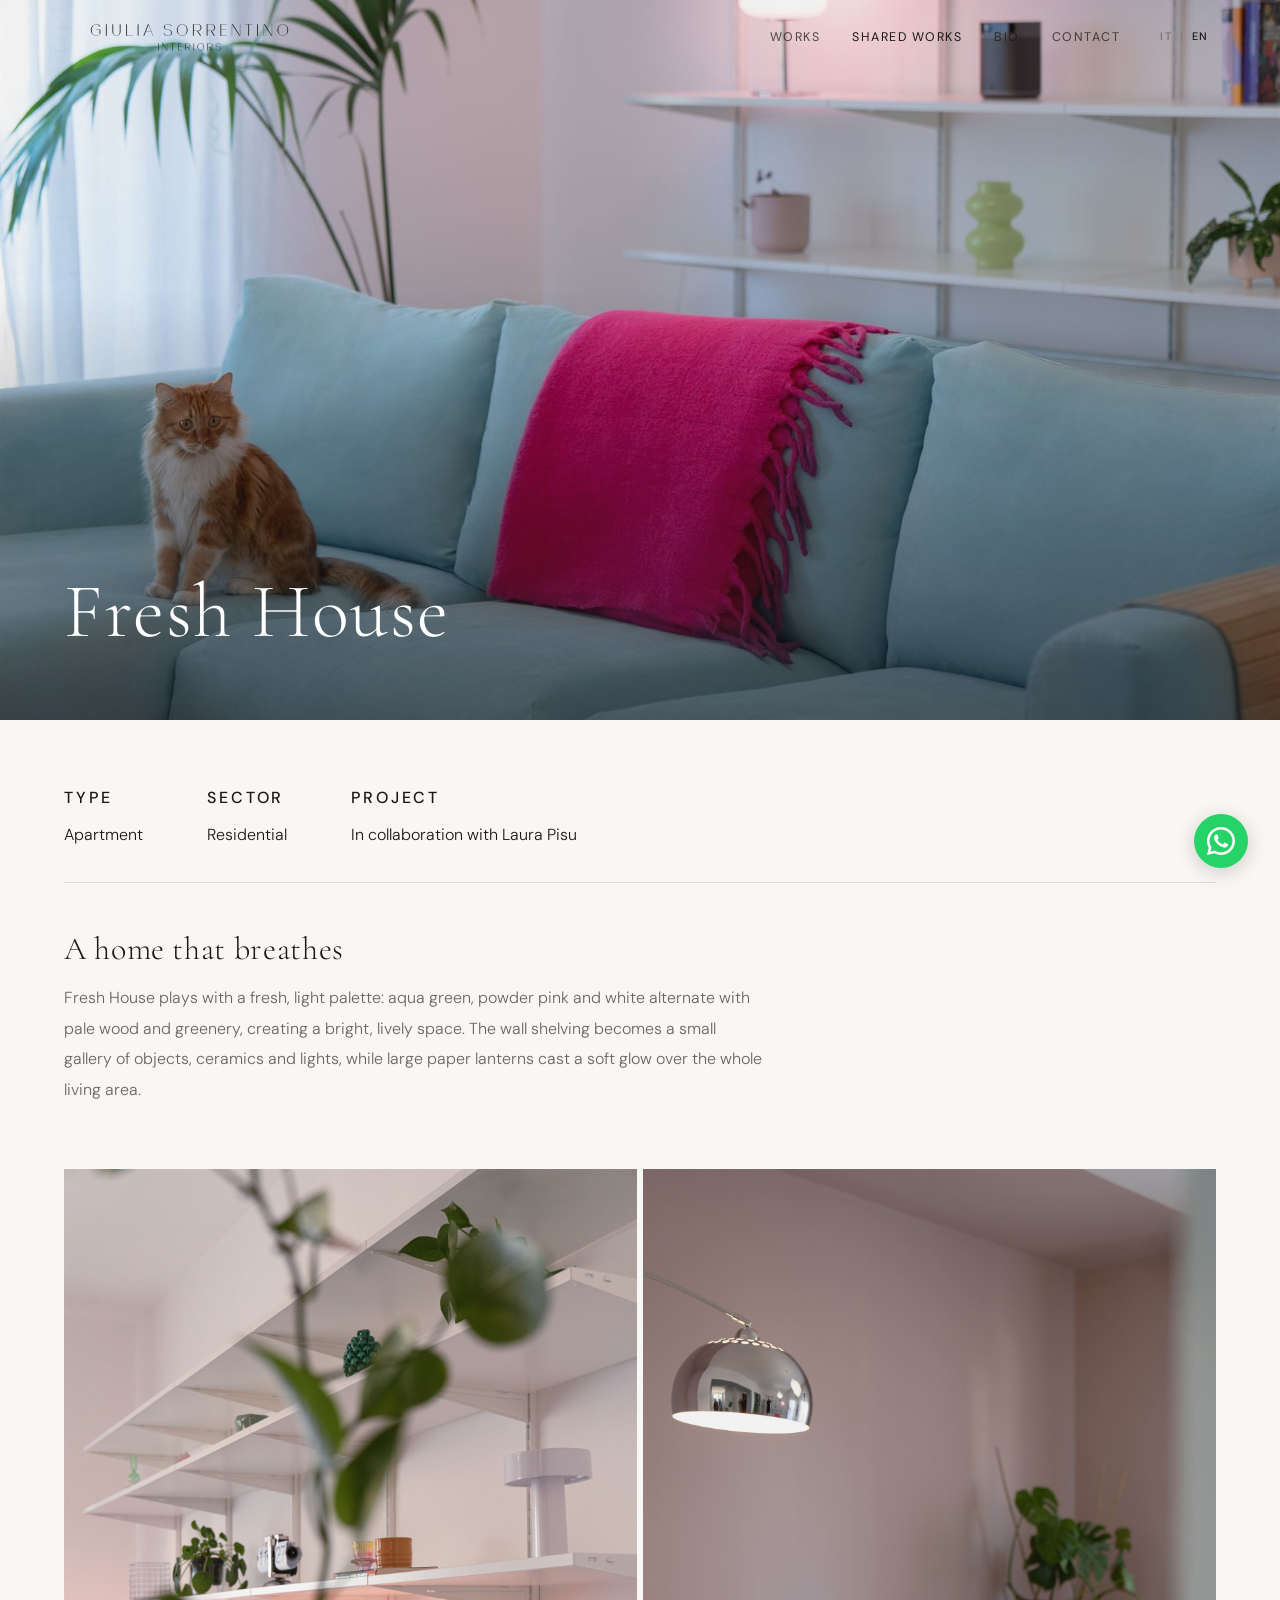
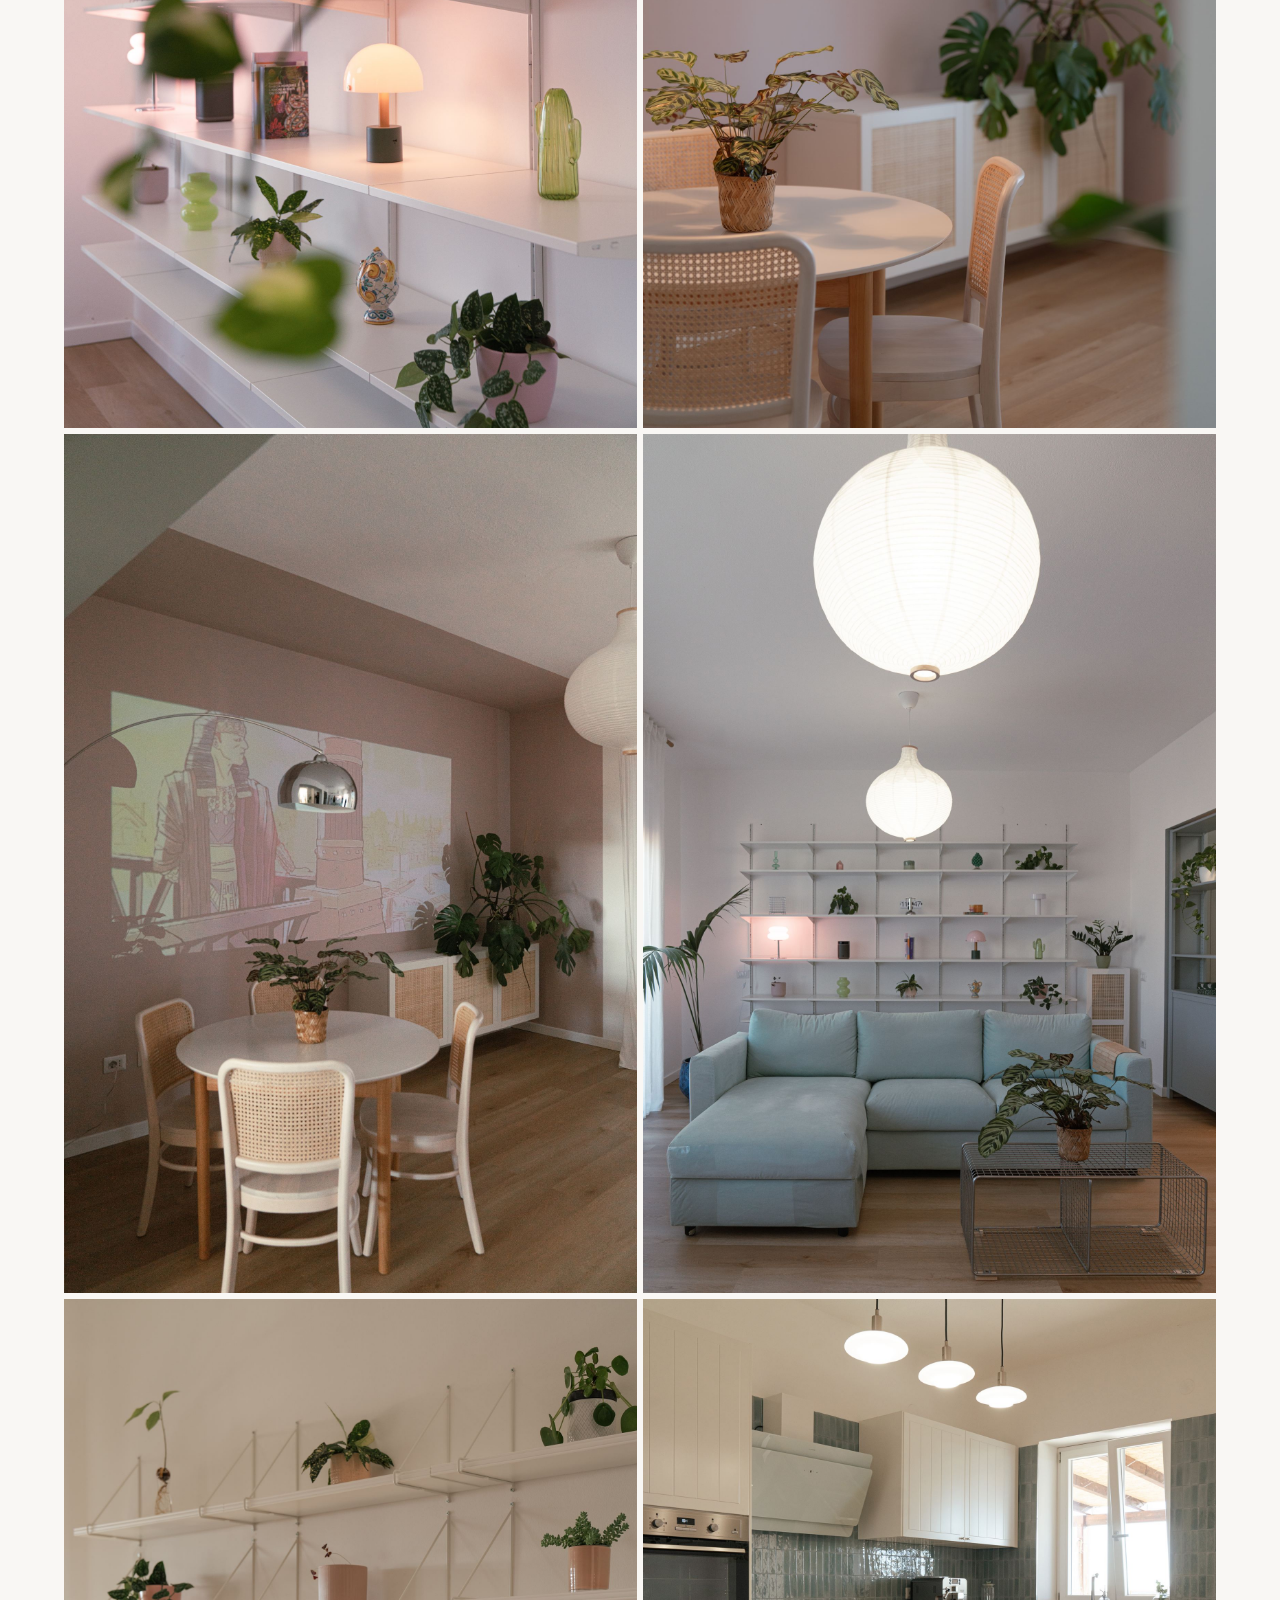
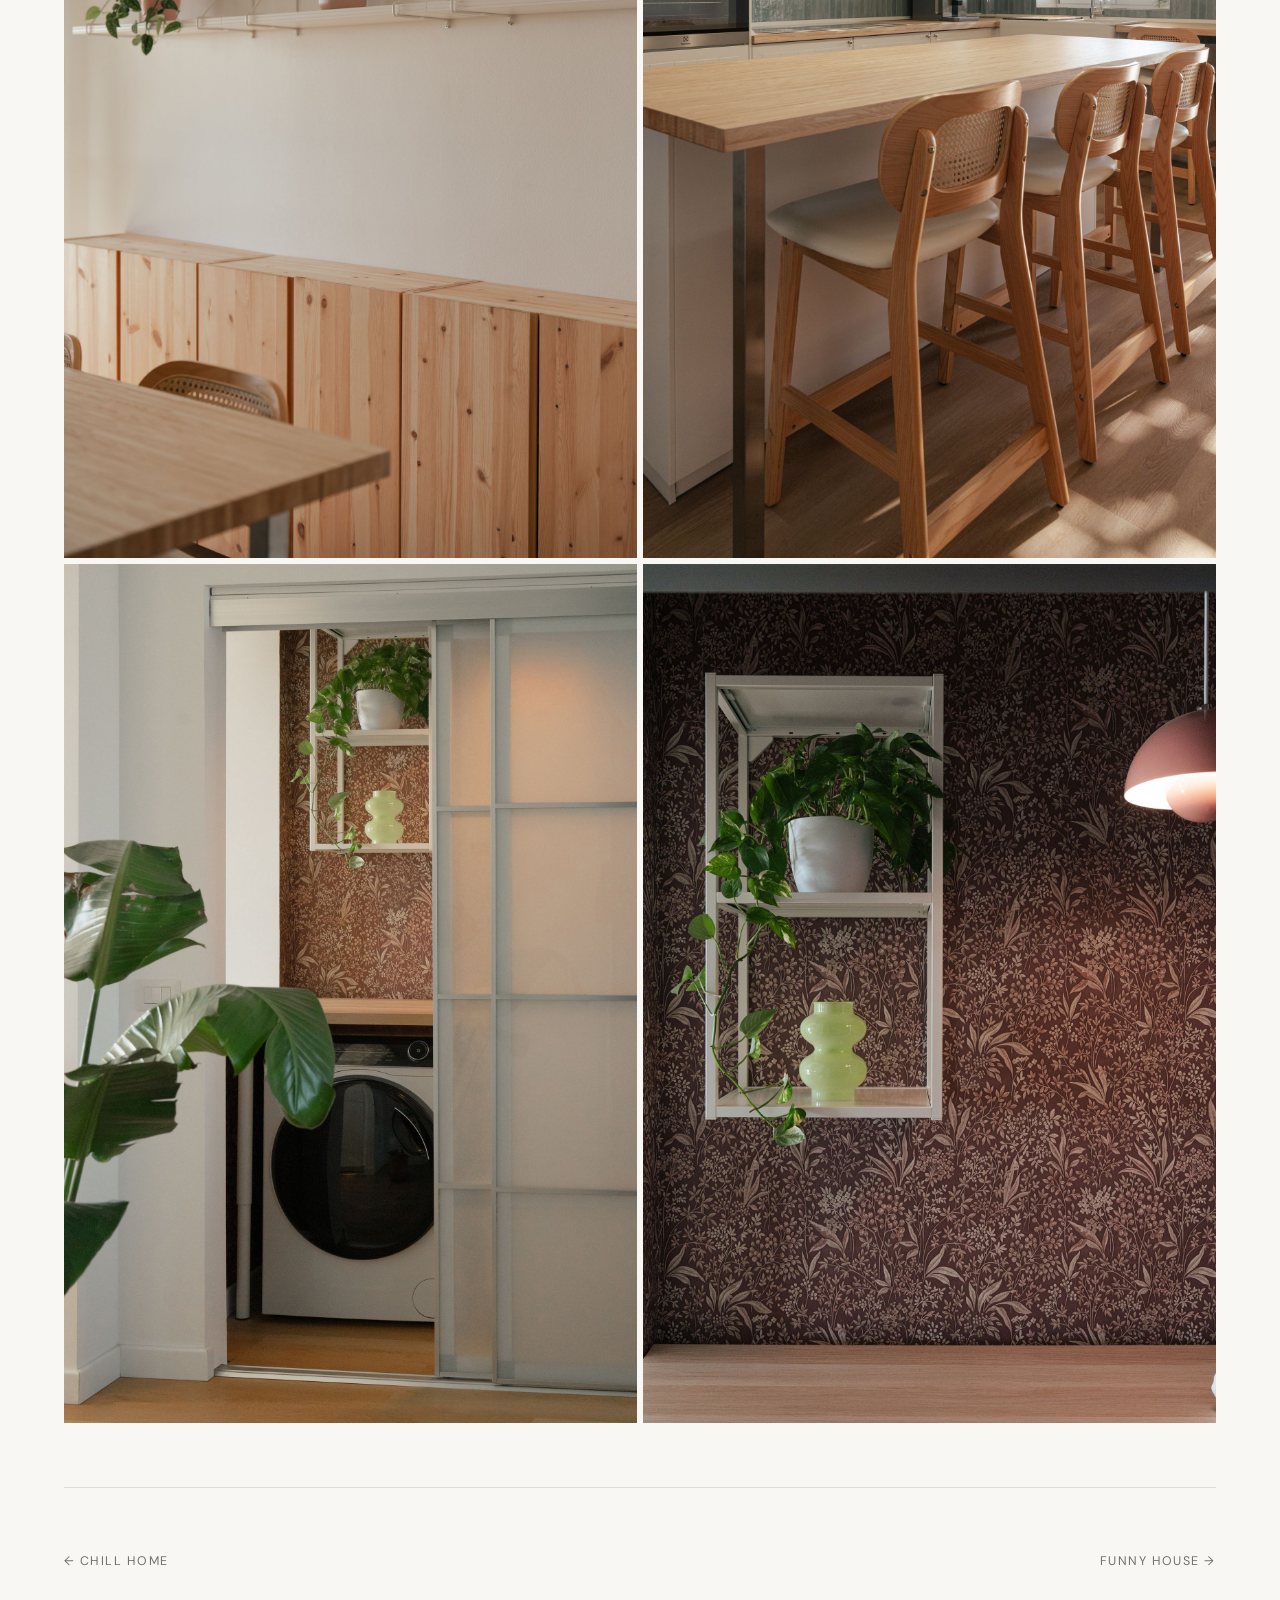
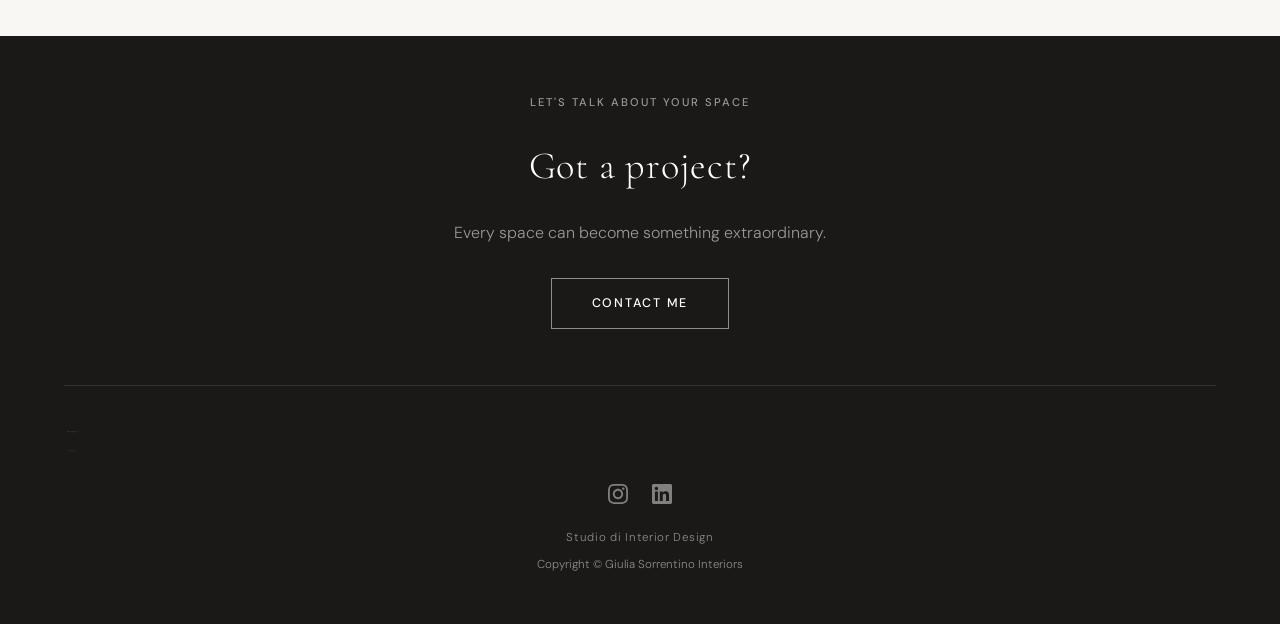
<file: projects/fresh-house.html>
﻿<!DOCTYPE html>
<html lang="it">
<head>
  <meta charset="UTF-8" />
  <meta name="viewport" content="width=device-width, initial-scale=1.0" />
  <title>Fresh House — Giulia Sorrentino Interiors</title>
  <meta name="description" content="Fresh House: progetto residenziale condiviso — palette fresca, verde acqua e rosa cipria, legno chiaro e piante." />
  <link rel="icon" type="image/svg+xml" href="../favicon.svg" />
  <link rel="preconnect" href="https://fonts.googleapis.com" />
  <link rel="preconnect" href="https://fonts.gstatic.com" crossorigin />
  <link rel="stylesheet" href="../css/style.css" />
</head>
<body>

  <nav class="nav scrolled">
    <a href="../index.html" class="nav__logo">
      <span class="nav__logo-name" data-i18n="nav.logo-name">Giulia Sorrentino</span>
      <span class="nav__logo-sub" data-i18n="nav.logo-sub">Interiors</span>
    </a>
    <ul class="nav__links">
      <li><a href="../index.html" data-i18n="nav.portfolio">Lavori</a></li>
      <li><a href="../lavori-condivisi.html" class="active" data-i18n="nav.shared">Lavori condivisi</a></li>
      <li><a href="../chi-sono.html" data-i18n="nav.about">Bio</a></li>
      <li><a href="../contatti.html" data-i18n="nav.contact">Contatti</a></li>
    </ul>
    <div class="lang-switcher">
      <button class="lang-switcher__btn" data-lang="it">IT</button>
      <span class="lang-switcher__sep"></span>
      <button class="lang-switcher__btn" data-lang="en">EN</button>
    </div>
    <button class="nav__hamburger" aria-label="Menu" aria-expanded="false">
      <span></span><span></span><span></span>
    </button>
  </nav>

  <div class="nav__mobile">
    <a href="../index.html" data-i18n="nav.portfolio">Lavori</a>
    <a href="../lavori-condivisi.html" data-i18n="nav.shared">Lavori condivisi</a>
    <a href="../chi-sono.html" data-i18n="nav.about">Bio</a>
    <a href="../contatti.html" data-i18n="nav.contact">Contatti</a>
    <div class="lang-switcher" style="margin-left:0; margin-top:1rem;">
      <button class="lang-switcher__btn" data-lang="it">IT</button>
      <span class="lang-switcher__sep"></span>
      <button class="lang-switcher__btn" data-lang="en">EN</button>
    </div>
  </div>

  <div class="project-hero">
    <img src="../images/fresh-house/05.jpg" alt="Fresh House" loading="eager" style="object-position: center 64%;" />
    <div class="project-hero__overlay">
      <h1 class="project-hero__title">Fresh House</h1>
    </div>
  </div>

  <div class="container">
    <div class="project-info fade-in">
      <div class="project-info__item">
        <p class="label" data-i18n="project.type">Tipologia</p>
        <p data-i18n="fresh.type">Appartamento</p>
      </div>
      <div class="project-info__item">
        <p class="label" data-i18n="project.sector">Settore</p>
        <p data-i18n="fresh.sector">Residenziale</p>
      </div>
      <div class="project-info__item">
        <p class="label" data-i18n="project.collab">Progetto</p>
        <p data-i18n="project.shared">In collaborazione con Laura Pisu</p>
      </div>
    </div>

    <div class="project-desc fade-in">
      <h3 data-i18n="fresh.h3">Una casa che respira</h3>
      <p data-i18n="fresh.desc">Fresh House gioca con una palette fresca e leggera: verde acqua, rosa cipria e bianco si alternano al legno chiaro e al verde delle piante, creando un ambiente luminoso e vivo. La libreria a parete diventa una piccola galleria di oggetti, ceramiche e luci, mentre le grandi lampade in carta diffondono una luce morbida su tutto il living.</p>
    </div>
  </div>

  <div class="container">
    <div class="project-gallery-auto">
      <img src="../images/fresh-house/01.jpg" alt="Fresh House" loading="lazy" data-orient="portrait" />
      <img src="../images/fresh-house/02.jpg" alt="Fresh House" loading="lazy" data-orient="portrait" />
      <img src="../images/fresh-house/03.jpg" alt="Fresh House" loading="lazy" data-orient="portrait" />
      <img src="../images/fresh-house/04.jpg" alt="Fresh House" loading="lazy" data-orient="portrait" />
      <img src="../images/fresh-house/06.jpg" alt="Fresh House" loading="lazy" data-orient="portrait" />
      <img src="../images/fresh-house/07.jpg" alt="Fresh House" loading="lazy" data-orient="portrait" />
      <img src="../images/fresh-house/08.jpg" alt="Fresh House" loading="lazy" data-orient="portrait" />
      <img src="../images/fresh-house/09.jpg" alt="Fresh House" loading="lazy" data-orient="portrait" />
    </div>

    <div class="project-nav">
      <a href="chill-home.html" data-i18n="fresh.prev">&larr; Chill Home</a>
      <a href="funny-house.html" data-i18n="fresh.next">Funny House &rarr;</a>
    </div>
  </div>

  <footer class="footer">
    <div class="container">
      <div class="footer__cta">
        <p class="label" data-i18n="footer.cta.label">Parliamo del tuo spazio</p>
        <h3 data-i18n="footer.cta.h3">Hai un progetto?</h3>
        <p class="footer__cta__desc" data-i18n="footer.cta.desc">Ogni ambiente può diventare qualcosa di straordinario.</p>
        <a href="../contatti.html" class="btn btn--light" data-i18n="footer.cta.btn">Contattami</a>
      </div>
        <div class="footer__inner">
        <a href="../index.html" class="footer__logo">
          <img src="../images/logo-footer.svg" class="footer__logo-img" alt="Giulia Sorrentino Interiors" />
        </a>
        <div class="footer__social">
          <a href="https://instagram.com/giuliasorrentino_interiors" target="_blank" rel="noopener noreferrer" aria-label="Instagram"><svg width="20" height="20" viewBox="0 0 24 24" fill="currentColor" xmlns="http://www.w3.org/2000/svg"><path d="M12 2.163c3.204 0 3.584.012 4.85.07 3.252.148 4.771 1.691 4.919 4.919.058 1.265.069 1.645.069 4.849 0 3.205-.012 3.584-.069 4.849-.149 3.225-1.664 4.771-4.919 4.919-1.266.058-1.644.07-4.85.07-3.204 0-3.584-.012-4.849-.07-3.26-.149-4.771-1.699-4.919-4.92-.058-1.265-.07-1.644-.07-4.849 0-3.204.013-3.583.07-4.849.149-3.227 1.664-4.771 4.919-4.919 1.266-.057 1.645-.069 4.849-.069zm0-2.163c-3.259 0-3.667.014-4.947.072-4.358.2-6.78 2.618-6.98 6.98-.059 1.281-.073 1.689-.073 4.948 0 3.259.014 3.668.072 4.948.2 4.358 2.618 6.78 6.98 6.98 1.281.058 1.689.072 4.948.072 3.259 0 3.668-.014 4.948-.072 4.354-.2 6.782-2.618 6.979-6.98.059-1.28.073-1.689.073-4.948 0-3.259-.014-3.667-.072-4.947-.196-4.354-2.617-6.78-6.979-6.98-1.281-.059-1.69-.073-4.949-.073zm0 5.838c-3.403 0-6.162 2.759-6.162 6.162s2.759 6.163 6.162 6.163 6.162-2.759 6.162-6.163c0-3.403-2.759-6.162-6.162-6.162zm0 10.162c-2.209 0-4-1.79-4-4 0-2.209 1.791-4 4-4s4 1.791 4 4c0 2.21-1.791 4-4 4zm6.406-11.845c-.796 0-1.441.645-1.441 1.44s.645 1.44 1.441 1.44c.795 0 1.439-.645 1.439-1.44s-.644-1.44-1.439-1.44z"/></svg></a>
          <a href="https://it.linkedin.com/in/giulia-sorrentino-34136b1b0" target="_blank" rel="noopener noreferrer" aria-label="LinkedIn"><svg width="20" height="20" viewBox="0 0 24 24" fill="currentColor" xmlns="http://www.w3.org/2000/svg"><path d="M20.447 20.452h-3.554v-5.569c0-1.328-.027-3.037-1.852-3.037-1.853 0-2.136 1.445-2.136 2.939v5.667H9.351V9h3.414v1.561h.046c.477-.9 1.637-1.85 3.37-1.85 3.601 0 4.267 2.37 4.267 5.455v6.286zM5.337 7.433c-1.144 0-2.063-.926-2.063-2.065 0-1.138.92-2.063 2.063-2.063 1.14 0 2.064.925 2.064 2.063 0 1.139-.925 2.065-2.064 2.065zm1.782 13.019H3.555V9h3.564v11.452zM22.225 0H1.771C.792 0 0 .774 0 1.729v20.542C0 23.227.792 24 1.771 24h20.451C23.2 24 24 23.227 24 22.271V1.729C24 .774 23.2 0 22.222 0h.003z"/></svg></a>
        </div>
        <p class="footer__tagline">Studio di Interior Design</p>
        <p class="footer__copy" data-i18n="footer.copy">&copy; 2024 Giulia Sorrentino Interiors. Tutti i diritti riservati.</p>
      </div>
    </div>
  </footer>

  <a href="https://wa.me/393406487121" class="whatsapp-fab" target="_blank" rel="noopener noreferrer" aria-label="Contatta su WhatsApp">
    <svg viewBox="0 0 24 24" xmlns="http://www.w3.org/2000/svg" aria-hidden="true"><path d="M17.472 14.382c-.297-.149-1.758-.867-2.03-.967-.273-.099-.471-.148-.67.15-.197.297-.767.966-.94 1.164-.173.199-.347.223-.644.075-.297-.15-1.255-.463-2.39-1.475-.883-.788-1.48-1.761-1.653-2.059-.173-.297-.018-.458.13-.606.134-.133.298-.347.446-.52.149-.174.198-.298.298-.497.099-.198.05-.371-.025-.52-.075-.149-.669-1.612-.916-2.207-.242-.579-.487-.5-.669-.51-.173-.008-.371-.01-.57-.01-.198 0-.52.074-.792.372-.272.297-1.04 1.016-1.04 2.479 0 1.462 1.065 2.875 1.213 3.074.149.198 2.096 3.2 5.077 4.487.709.306 1.262.489 1.694.625.712.227 1.36.195 1.871.118.571-.085 1.758-.719 2.006-1.413.248-.694.248-1.289.173-1.413-.074-.124-.272-.198-.57-.347z"/><path d="M12 0C5.373 0 0 5.373 0 12c0 2.124.558 4.12 1.535 5.845L0 24l6.335-1.509A11.954 11.954 0 0012 24c6.627 0 12-5.373 12-12S18.627 0 12 0zm0 21.818a9.818 9.818 0 01-5.017-1.377l-.36-.214-3.727.978.999-3.636-.234-.374A9.818 9.818 0 1112 21.818z"/></svg>
  </a>

  <script src="../js/main.js"></script>
  <script src="../js/i18n.js"></script>
  <script src="../js/gallery.js"></script>
  <script data-goatcounter="https://giuliasorrentino.goatcounter.com/count" async src="//gc.zgo.at/count.js"></script>
</body>
</html>
</file>
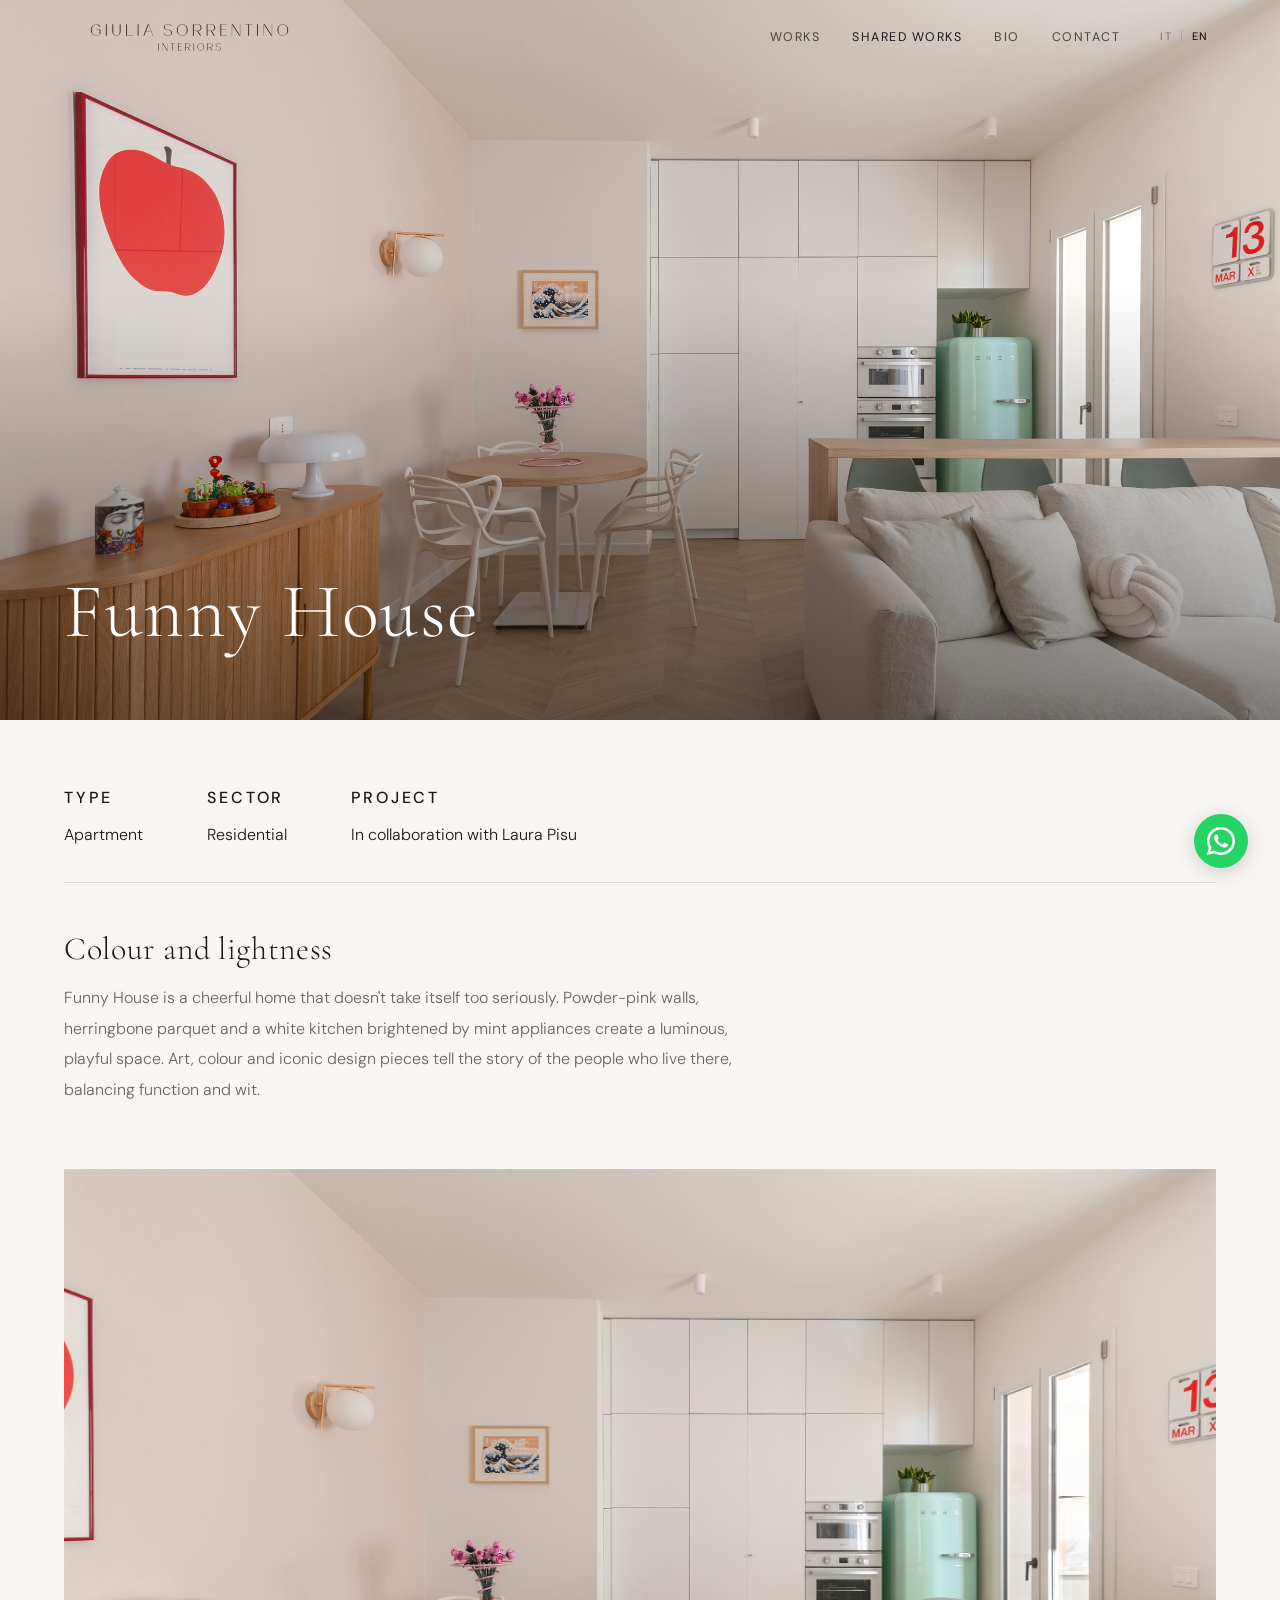
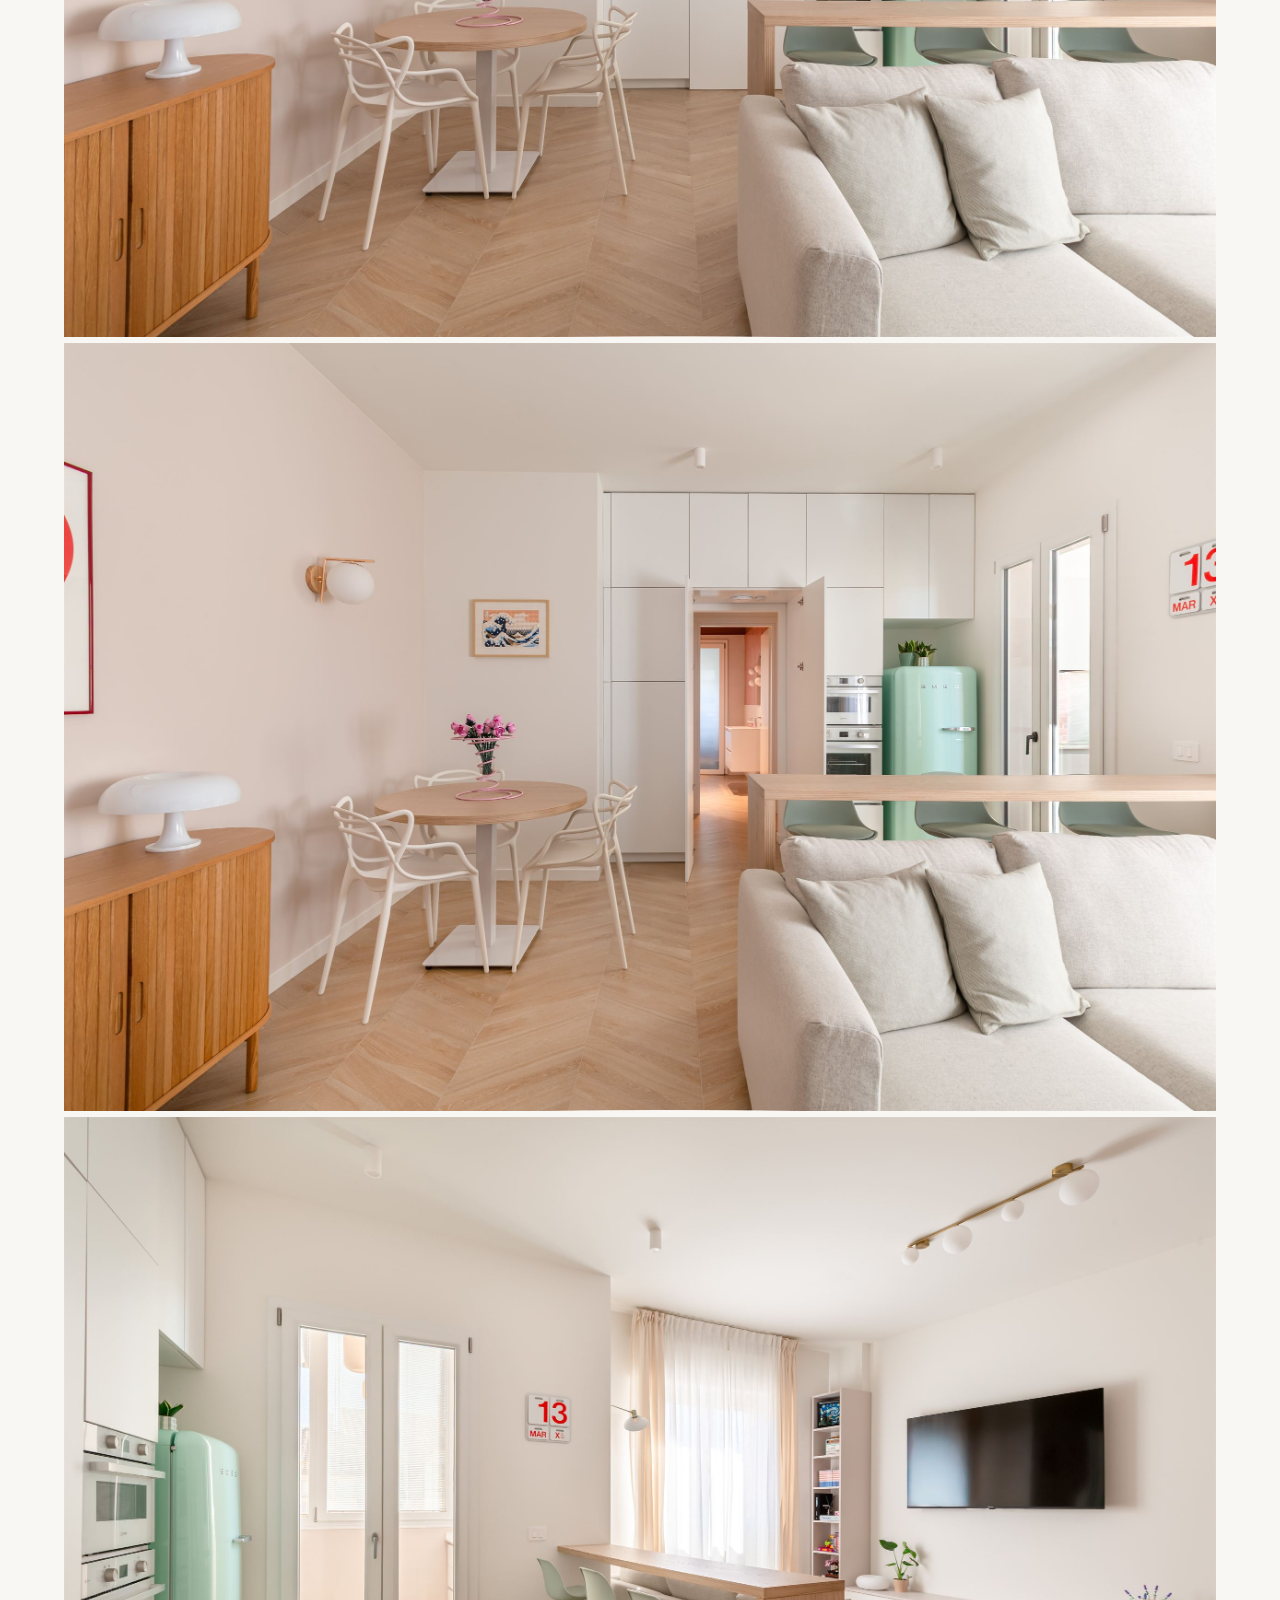
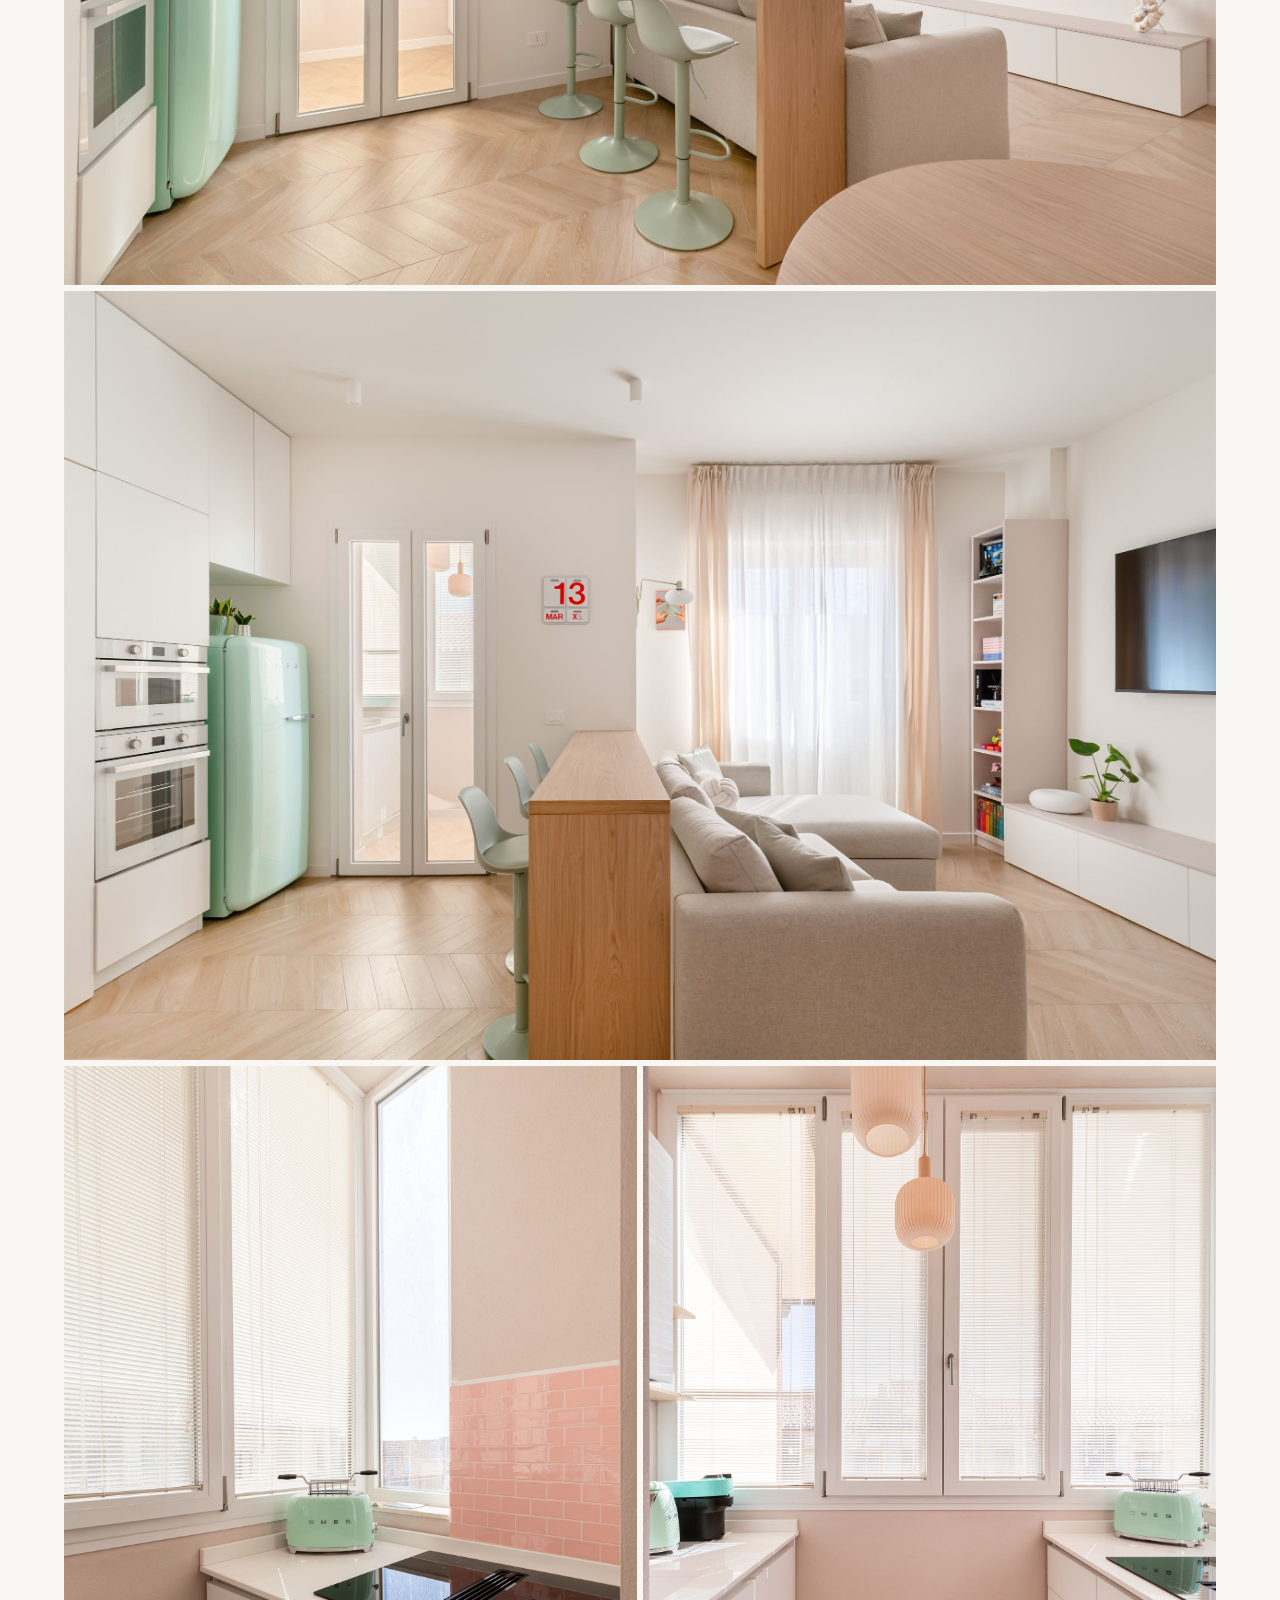
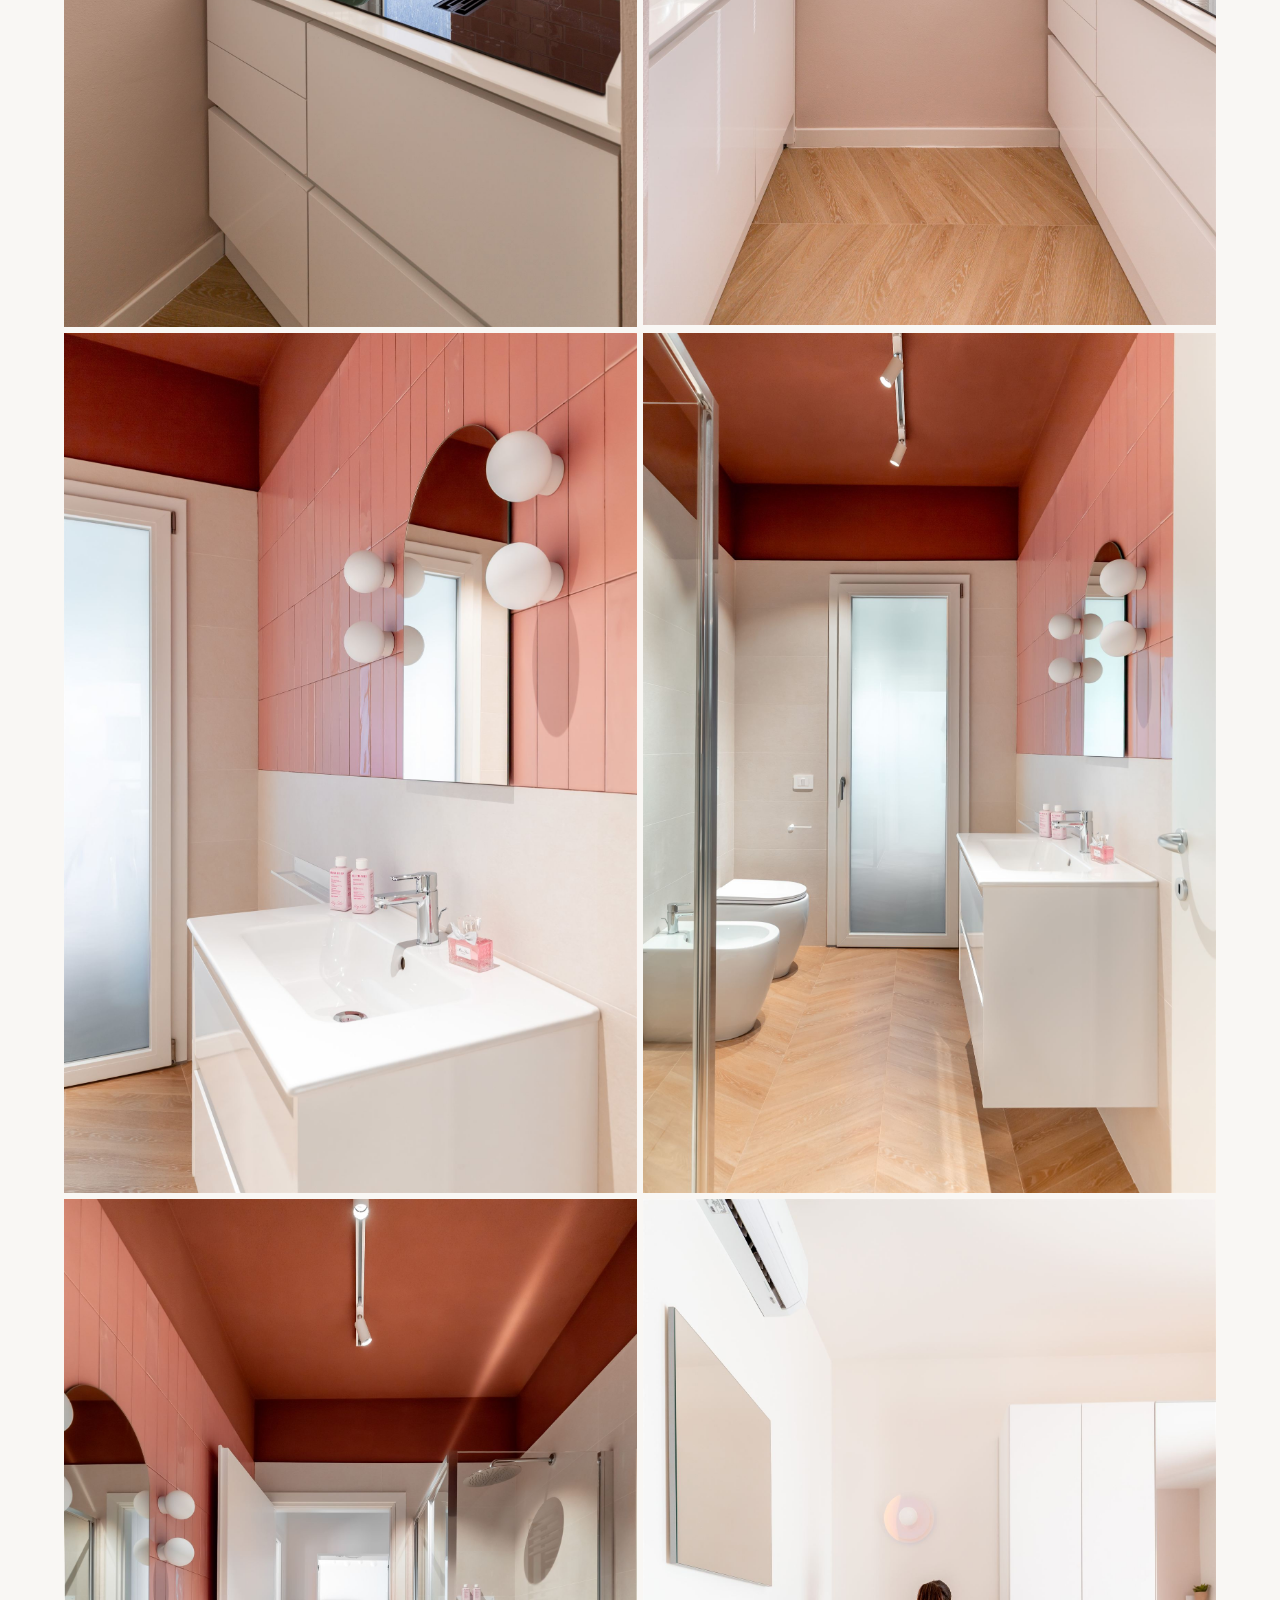
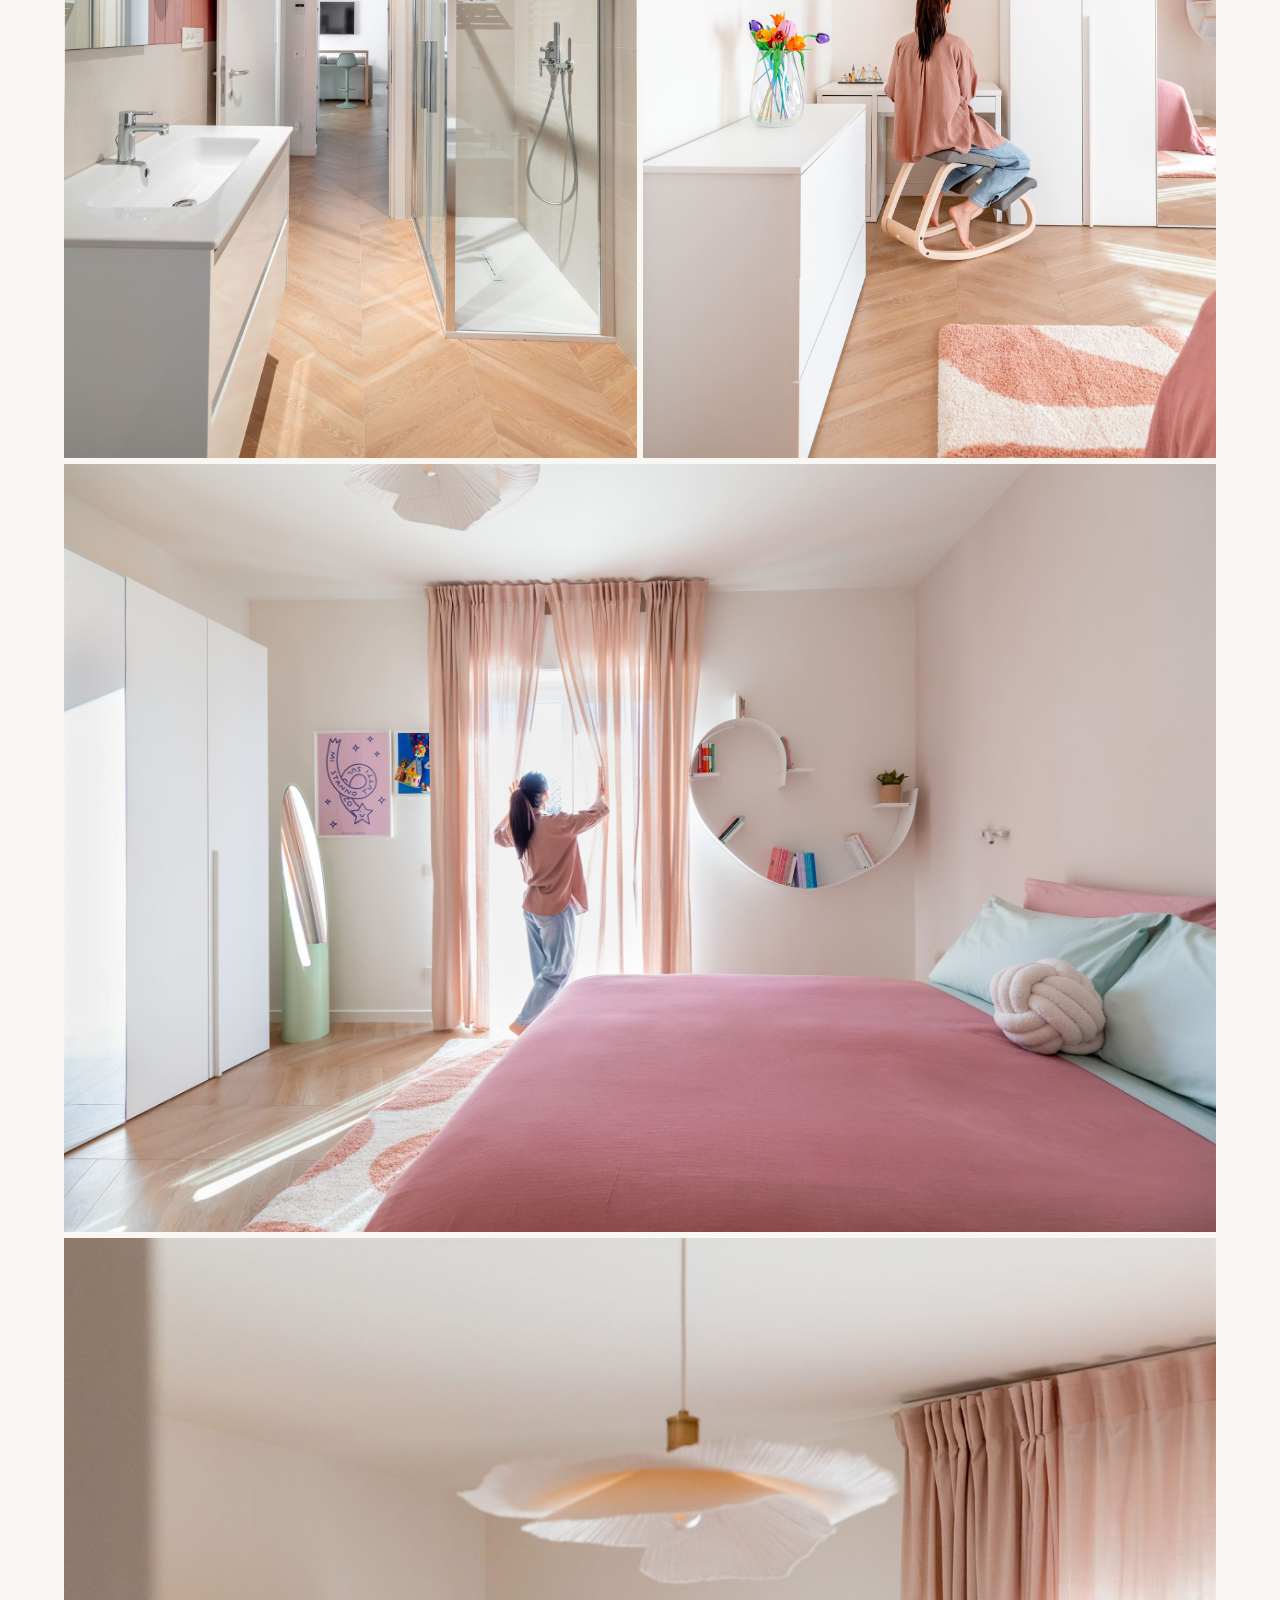
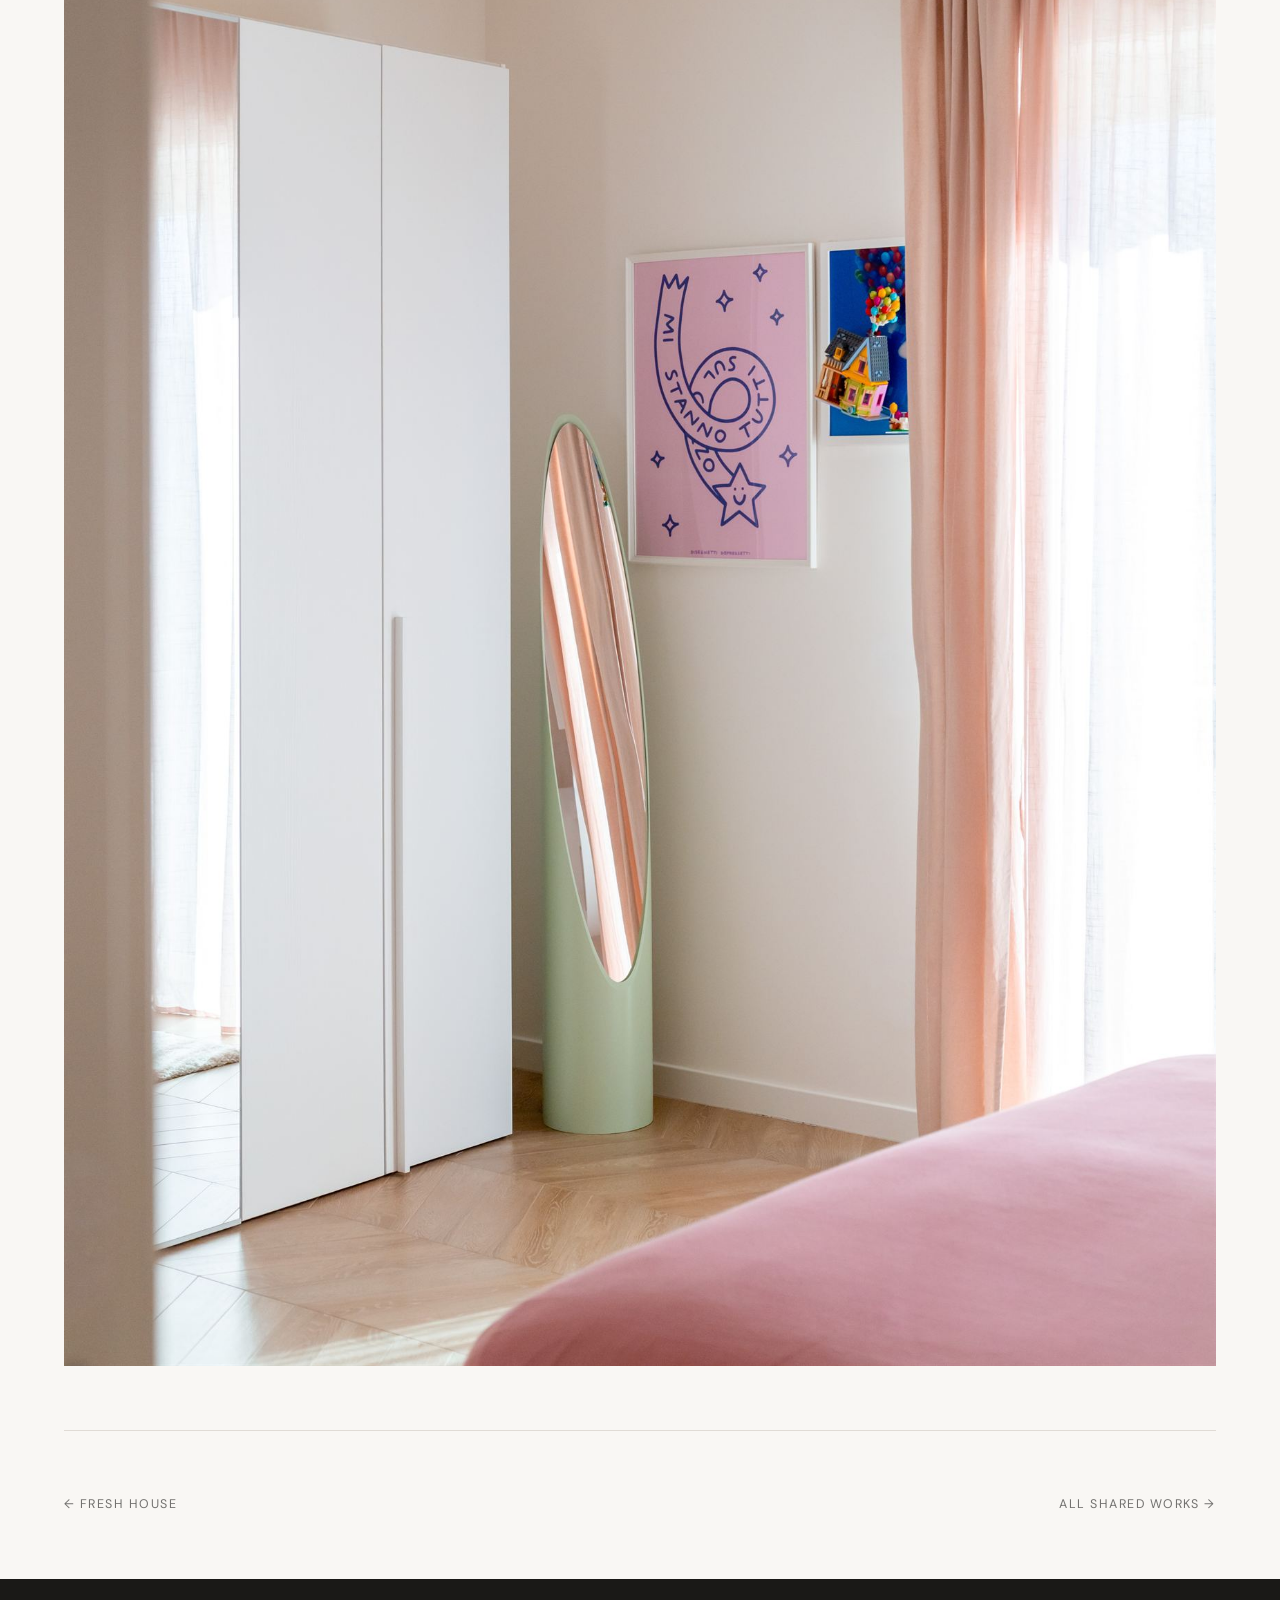
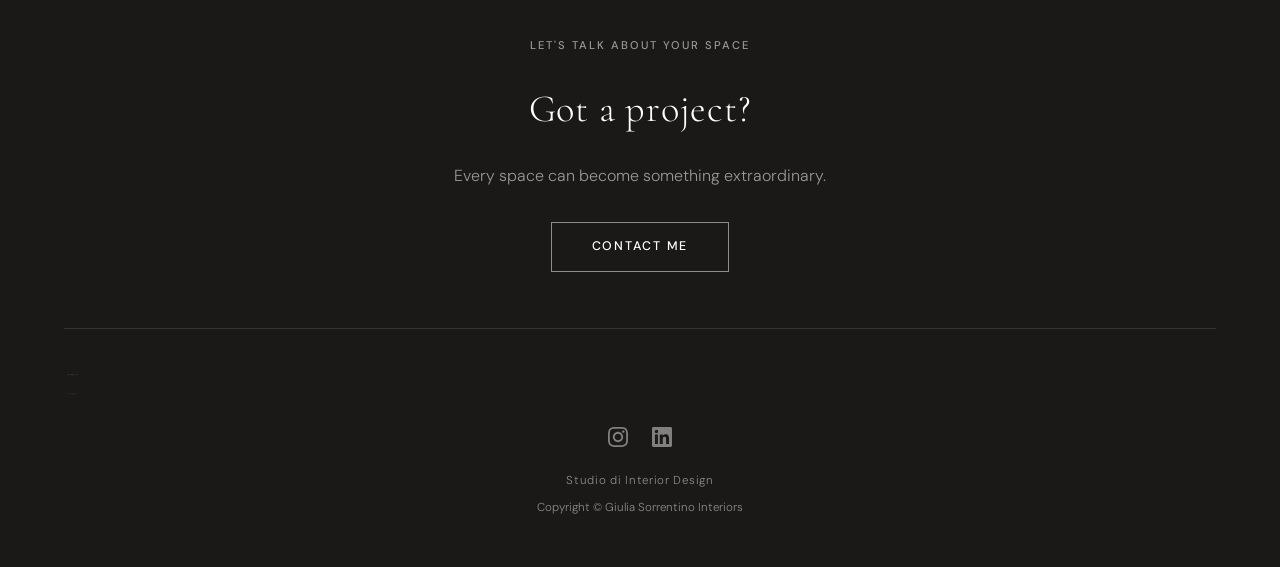
<file: projects/funny-house.html>
﻿<!DOCTYPE html>
<html lang="it">
<head>
  <meta charset="UTF-8" />
  <meta name="viewport" content="width=device-width, initial-scale=1.0" />
  <title>Funny House — Giulia Sorrentino Interiors</title>
  <meta name="description" content="Funny House: progetto residenziale condiviso — colore, ironia e pezzi di design iconici." />
  <link rel="icon" type="image/svg+xml" href="../favicon.svg" />
  <link rel="preconnect" href="https://fonts.googleapis.com" />
  <link rel="preconnect" href="https://fonts.gstatic.com" crossorigin />
  <link rel="stylesheet" href="../css/style.css" />
</head>
<body>

  <nav class="nav scrolled">
    <a href="../index.html" class="nav__logo">
      <span class="nav__logo-name" data-i18n="nav.logo-name">Giulia Sorrentino</span>
      <span class="nav__logo-sub" data-i18n="nav.logo-sub">Interiors</span>
    </a>
    <ul class="nav__links">
      <li><a href="../index.html" data-i18n="nav.portfolio">Lavori</a></li>
      <li><a href="../lavori-condivisi.html" class="active" data-i18n="nav.shared">Lavori condivisi</a></li>
      <li><a href="../chi-sono.html" data-i18n="nav.about">Bio</a></li>
      <li><a href="../contatti.html" data-i18n="nav.contact">Contatti</a></li>
    </ul>
    <div class="lang-switcher">
      <button class="lang-switcher__btn" data-lang="it">IT</button>
      <span class="lang-switcher__sep"></span>
      <button class="lang-switcher__btn" data-lang="en">EN</button>
    </div>
    <button class="nav__hamburger" aria-label="Menu" aria-expanded="false">
      <span></span><span></span><span></span>
    </button>
  </nav>

  <div class="nav__mobile">
    <a href="../index.html" data-i18n="nav.portfolio">Lavori</a>
    <a href="../lavori-condivisi.html" data-i18n="nav.shared">Lavori condivisi</a>
    <a href="../chi-sono.html" data-i18n="nav.about">Bio</a>
    <a href="../contatti.html" data-i18n="nav.contact">Contatti</a>
    <div class="lang-switcher" style="margin-left:0; margin-top:1rem;">
      <button class="lang-switcher__btn" data-lang="it">IT</button>
      <span class="lang-switcher__sep"></span>
      <button class="lang-switcher__btn" data-lang="en">EN</button>
    </div>
  </div>

  <div class="project-hero">
    <img src="../images/funny-house/00.jpg" alt="Funny House" loading="eager" />
    <div class="project-hero__overlay">
      <h1 class="project-hero__title">Funny House</h1>
    </div>
  </div>

  <div class="container">
    <div class="project-info fade-in">
      <div class="project-info__item">
        <p class="label" data-i18n="project.type">Tipologia</p>
        <p data-i18n="funny.type">Appartamento</p>
      </div>
      <div class="project-info__item">
        <p class="label" data-i18n="project.sector">Settore</p>
        <p data-i18n="funny.sector">Residenziale</p>
      </div>
      <div class="project-info__item">
        <p class="label" data-i18n="project.collab">Progetto</p>
        <p data-i18n="project.shared">In collaborazione con Laura Pisu</p>
      </div>
    </div>

    <div class="project-desc fade-in">
      <h3 data-i18n="funny.h3">Colore e leggerezza</h3>
      <p data-i18n="funny.desc">Funny House è una casa allegra, che non si prende troppo sul serio. Pareti rosa cipria, parquet a spina di pesce e una cucina bianca accesa da elettrodomestici color menta compongono uno spazio luminoso e giocoso. Arte, colore e pezzi di design iconici raccontano la personalità di chi la abita, in equilibrio tra funzionalità e ironia.</p>
    </div>
  </div>

  <div class="container">
    <div class="project-gallery-auto">
      <img src="../images/funny-house/01.jpg" alt="Funny House" loading="lazy" data-orient="landscape" />
      <img src="../images/funny-house/02.jpg" alt="Funny House" loading="lazy" data-orient="landscape" />
      <img src="../images/funny-house/03.jpg" alt="Funny House" loading="lazy" data-orient="landscape" />
      <img src="../images/funny-house/04.jpg" alt="Funny House" loading="lazy" data-orient="landscape" />
      <img src="../images/funny-house/05.jpg" alt="Funny House" loading="lazy" data-orient="portrait" />
      <img src="../images/funny-house/06.jpg" alt="Funny House" loading="lazy" data-orient="portrait" />
      <img src="../images/funny-house/07.jpg" alt="Funny House" loading="lazy" data-orient="portrait" />
      <img src="../images/funny-house/08.jpg" alt="Funny House" loading="lazy" data-orient="portrait" />
      <img src="../images/funny-house/09.jpg" alt="Funny House" loading="lazy" data-orient="portrait" />
      <img src="../images/funny-house/10.jpg" alt="Funny House" loading="lazy" data-orient="portrait" />
      <img src="../images/funny-house/11.jpg" alt="Funny House" loading="lazy" data-orient="landscape" />
      <img src="../images/funny-house/12.jpg" alt="Funny House" loading="lazy" data-orient="portrait" />
    </div>

    <div class="project-nav">
      <a href="fresh-house.html" data-i18n="funny.prev">&larr; Fresh House</a>
      <a href="../lavori-condivisi.html" data-i18n="funny.next">Tutti i lavori condivisi &rarr;</a>
    </div>
  </div>

  <footer class="footer">
    <div class="container">
      <div class="footer__cta">
        <p class="label" data-i18n="footer.cta.label">Parliamo del tuo spazio</p>
        <h3 data-i18n="footer.cta.h3">Hai un progetto?</h3>
        <p class="footer__cta__desc" data-i18n="footer.cta.desc">Ogni ambiente può diventare qualcosa di straordinario.</p>
        <a href="../contatti.html" class="btn btn--light" data-i18n="footer.cta.btn">Contattami</a>
      </div>
        <div class="footer__inner">
        <a href="../index.html" class="footer__logo">
          <img src="../images/logo-footer.svg" class="footer__logo-img" alt="Giulia Sorrentino Interiors" />
        </a>
        <div class="footer__social">
          <a href="https://instagram.com/giuliasorrentino_interiors" target="_blank" rel="noopener noreferrer" aria-label="Instagram"><svg width="20" height="20" viewBox="0 0 24 24" fill="currentColor" xmlns="http://www.w3.org/2000/svg"><path d="M12 2.163c3.204 0 3.584.012 4.85.07 3.252.148 4.771 1.691 4.919 4.919.058 1.265.069 1.645.069 4.849 0 3.205-.012 3.584-.069 4.849-.149 3.225-1.664 4.771-4.919 4.919-1.266.058-1.644.07-4.85.07-3.204 0-3.584-.012-4.849-.07-3.26-.149-4.771-1.699-4.919-4.92-.058-1.265-.07-1.644-.07-4.849 0-3.204.013-3.583.07-4.849.149-3.227 1.664-4.771 4.919-4.919 1.266-.057 1.645-.069 4.849-.069zm0-2.163c-3.259 0-3.667.014-4.947.072-4.358.2-6.78 2.618-6.98 6.98-.059 1.281-.073 1.689-.073 4.948 0 3.259.014 3.668.072 4.948.2 4.358 2.618 6.78 6.98 6.98 1.281.058 1.689.072 4.948.072 3.259 0 3.668-.014 4.948-.072 4.354-.2 6.782-2.618 6.979-6.98.059-1.28.073-1.689.073-4.948 0-3.259-.014-3.667-.072-4.947-.196-4.354-2.617-6.78-6.979-6.98-1.281-.059-1.69-.073-4.949-.073zm0 5.838c-3.403 0-6.162 2.759-6.162 6.162s2.759 6.163 6.162 6.163 6.162-2.759 6.162-6.163c0-3.403-2.759-6.162-6.162-6.162zm0 10.162c-2.209 0-4-1.79-4-4 0-2.209 1.791-4 4-4s4 1.791 4 4c0 2.21-1.791 4-4 4zm6.406-11.845c-.796 0-1.441.645-1.441 1.44s.645 1.44 1.441 1.44c.795 0 1.439-.645 1.439-1.44s-.644-1.44-1.439-1.44z"/></svg></a>
          <a href="https://it.linkedin.com/in/giulia-sorrentino-34136b1b0" target="_blank" rel="noopener noreferrer" aria-label="LinkedIn"><svg width="20" height="20" viewBox="0 0 24 24" fill="currentColor" xmlns="http://www.w3.org/2000/svg"><path d="M20.447 20.452h-3.554v-5.569c0-1.328-.027-3.037-1.852-3.037-1.853 0-2.136 1.445-2.136 2.939v5.667H9.351V9h3.414v1.561h.046c.477-.9 1.637-1.85 3.37-1.85 3.601 0 4.267 2.37 4.267 5.455v6.286zM5.337 7.433c-1.144 0-2.063-.926-2.063-2.065 0-1.138.92-2.063 2.063-2.063 1.14 0 2.064.925 2.064 2.063 0 1.139-.925 2.065-2.064 2.065zm1.782 13.019H3.555V9h3.564v11.452zM22.225 0H1.771C.792 0 0 .774 0 1.729v20.542C0 23.227.792 24 1.771 24h20.451C23.2 24 24 23.227 24 22.271V1.729C24 .774 23.2 0 22.222 0h.003z"/></svg></a>
        </div>
        <p class="footer__tagline">Studio di Interior Design</p>
        <p class="footer__copy" data-i18n="footer.copy">&copy; 2024 Giulia Sorrentino Interiors. Tutti i diritti riservati.</p>
      </div>
    </div>
  </footer>

  <a href="https://wa.me/393406487121" class="whatsapp-fab" target="_blank" rel="noopener noreferrer" aria-label="Contatta su WhatsApp">
    <svg viewBox="0 0 24 24" xmlns="http://www.w3.org/2000/svg" aria-hidden="true"><path d="M17.472 14.382c-.297-.149-1.758-.867-2.03-.967-.273-.099-.471-.148-.67.15-.197.297-.767.966-.94 1.164-.173.199-.347.223-.644.075-.297-.15-1.255-.463-2.39-1.475-.883-.788-1.48-1.761-1.653-2.059-.173-.297-.018-.458.13-.606.134-.133.298-.347.446-.52.149-.174.198-.298.298-.497.099-.198.05-.371-.025-.52-.075-.149-.669-1.612-.916-2.207-.242-.579-.487-.5-.669-.51-.173-.008-.371-.01-.57-.01-.198 0-.52.074-.792.372-.272.297-1.04 1.016-1.04 2.479 0 1.462 1.065 2.875 1.213 3.074.149.198 2.096 3.2 5.077 4.487.709.306 1.262.489 1.694.625.712.227 1.36.195 1.871.118.571-.085 1.758-.719 2.006-1.413.248-.694.248-1.289.173-1.413-.074-.124-.272-.198-.57-.347z"/><path d="M12 0C5.373 0 0 5.373 0 12c0 2.124.558 4.12 1.535 5.845L0 24l6.335-1.509A11.954 11.954 0 0012 24c6.627 0 12-5.373 12-12S18.627 0 12 0zm0 21.818a9.818 9.818 0 01-5.017-1.377l-.36-.214-3.727.978.999-3.636-.234-.374A9.818 9.818 0 1112 21.818z"/></svg>
  </a>

  <script src="../js/main.js"></script>
  <script src="../js/i18n.js"></script>
  <script src="../js/gallery.js"></script>
  <script data-goatcounter="https://giuliasorrentino.goatcounter.com/count" async src="//gc.zgo.at/count.js"></script>
</body>
</html>
</file>
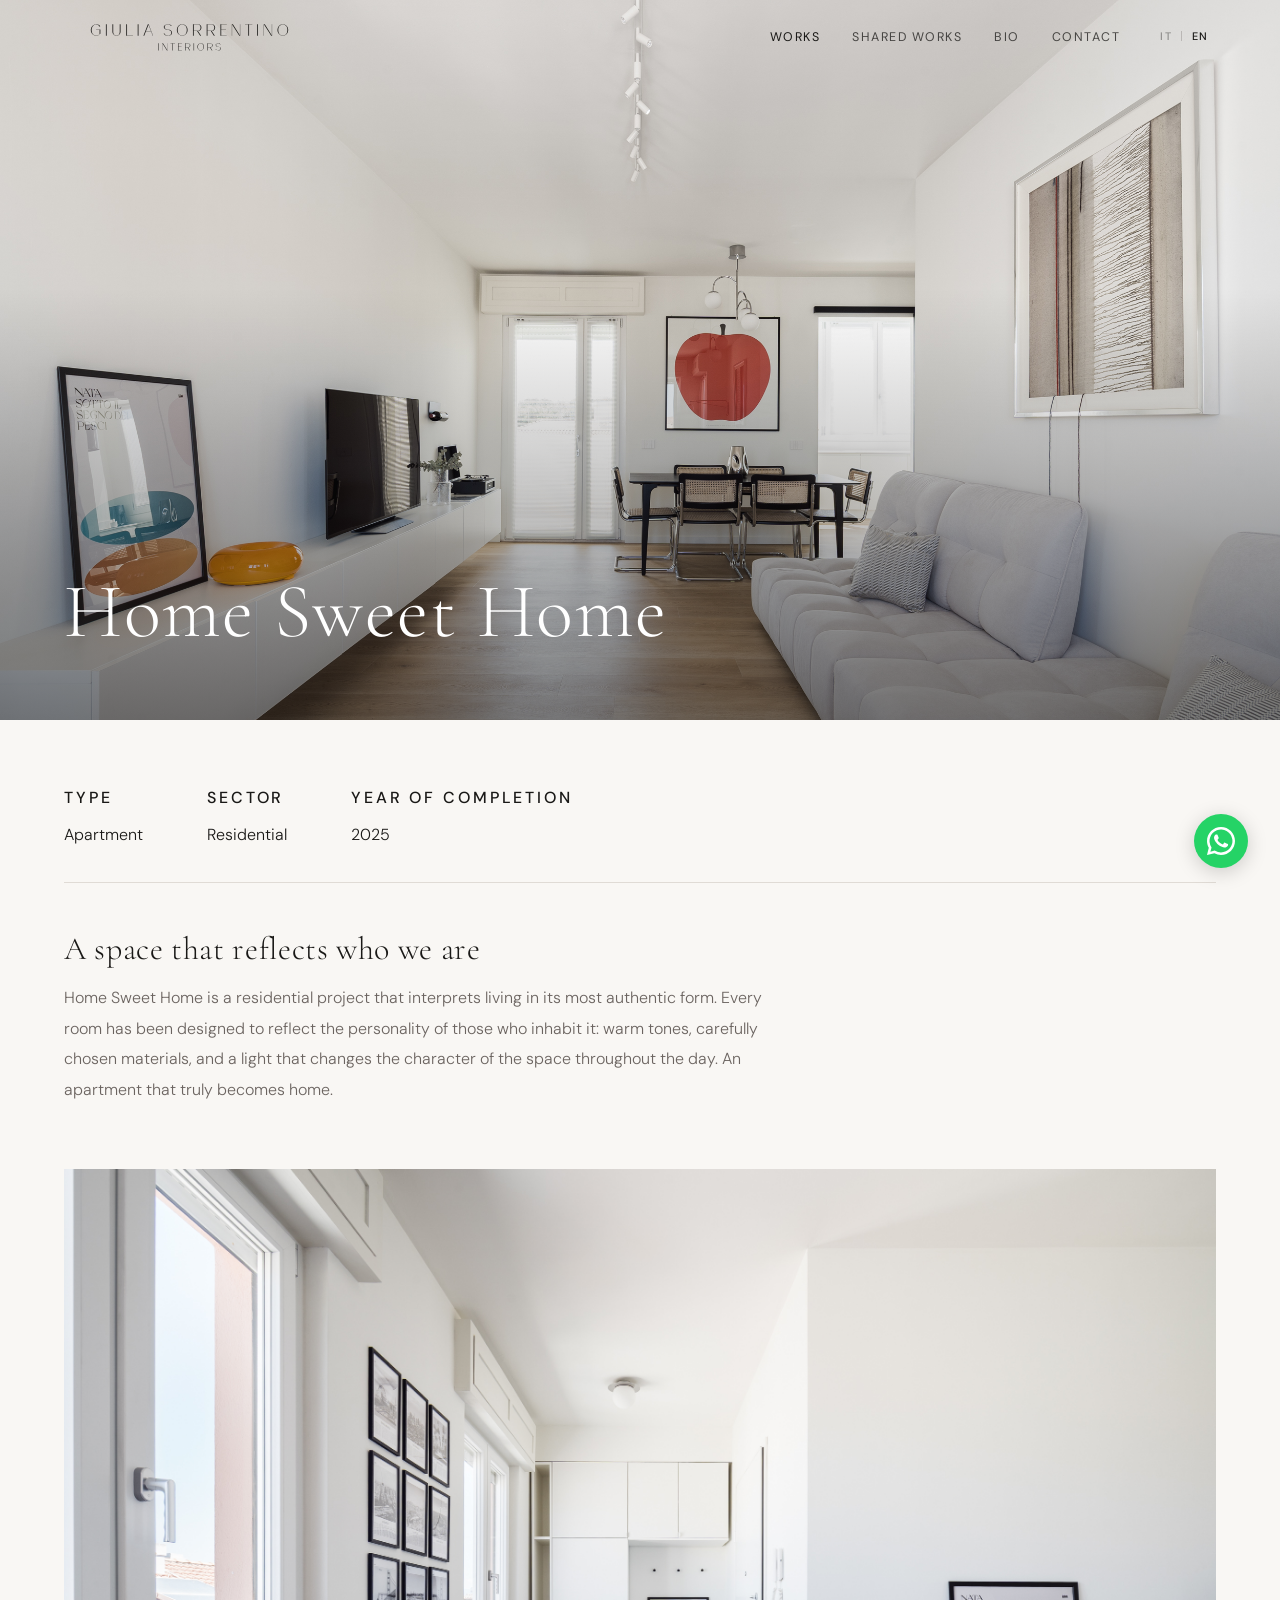
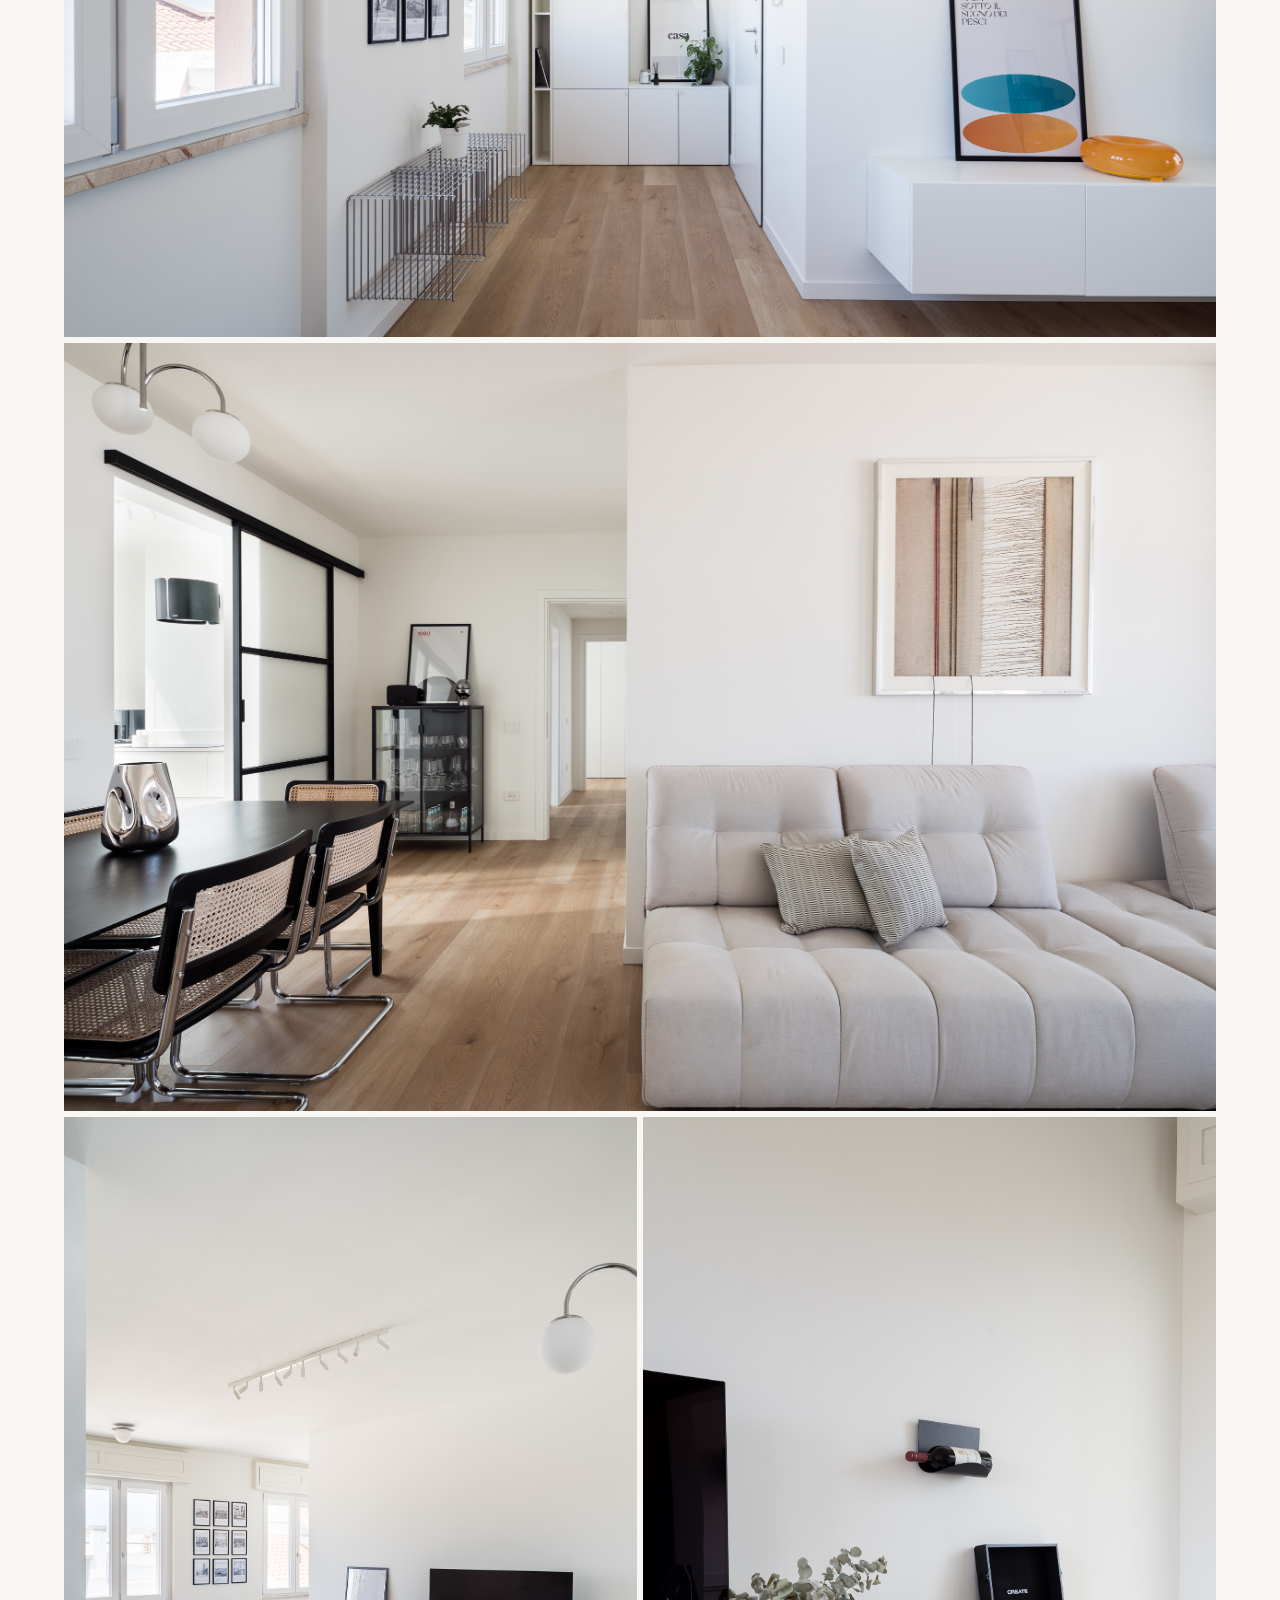
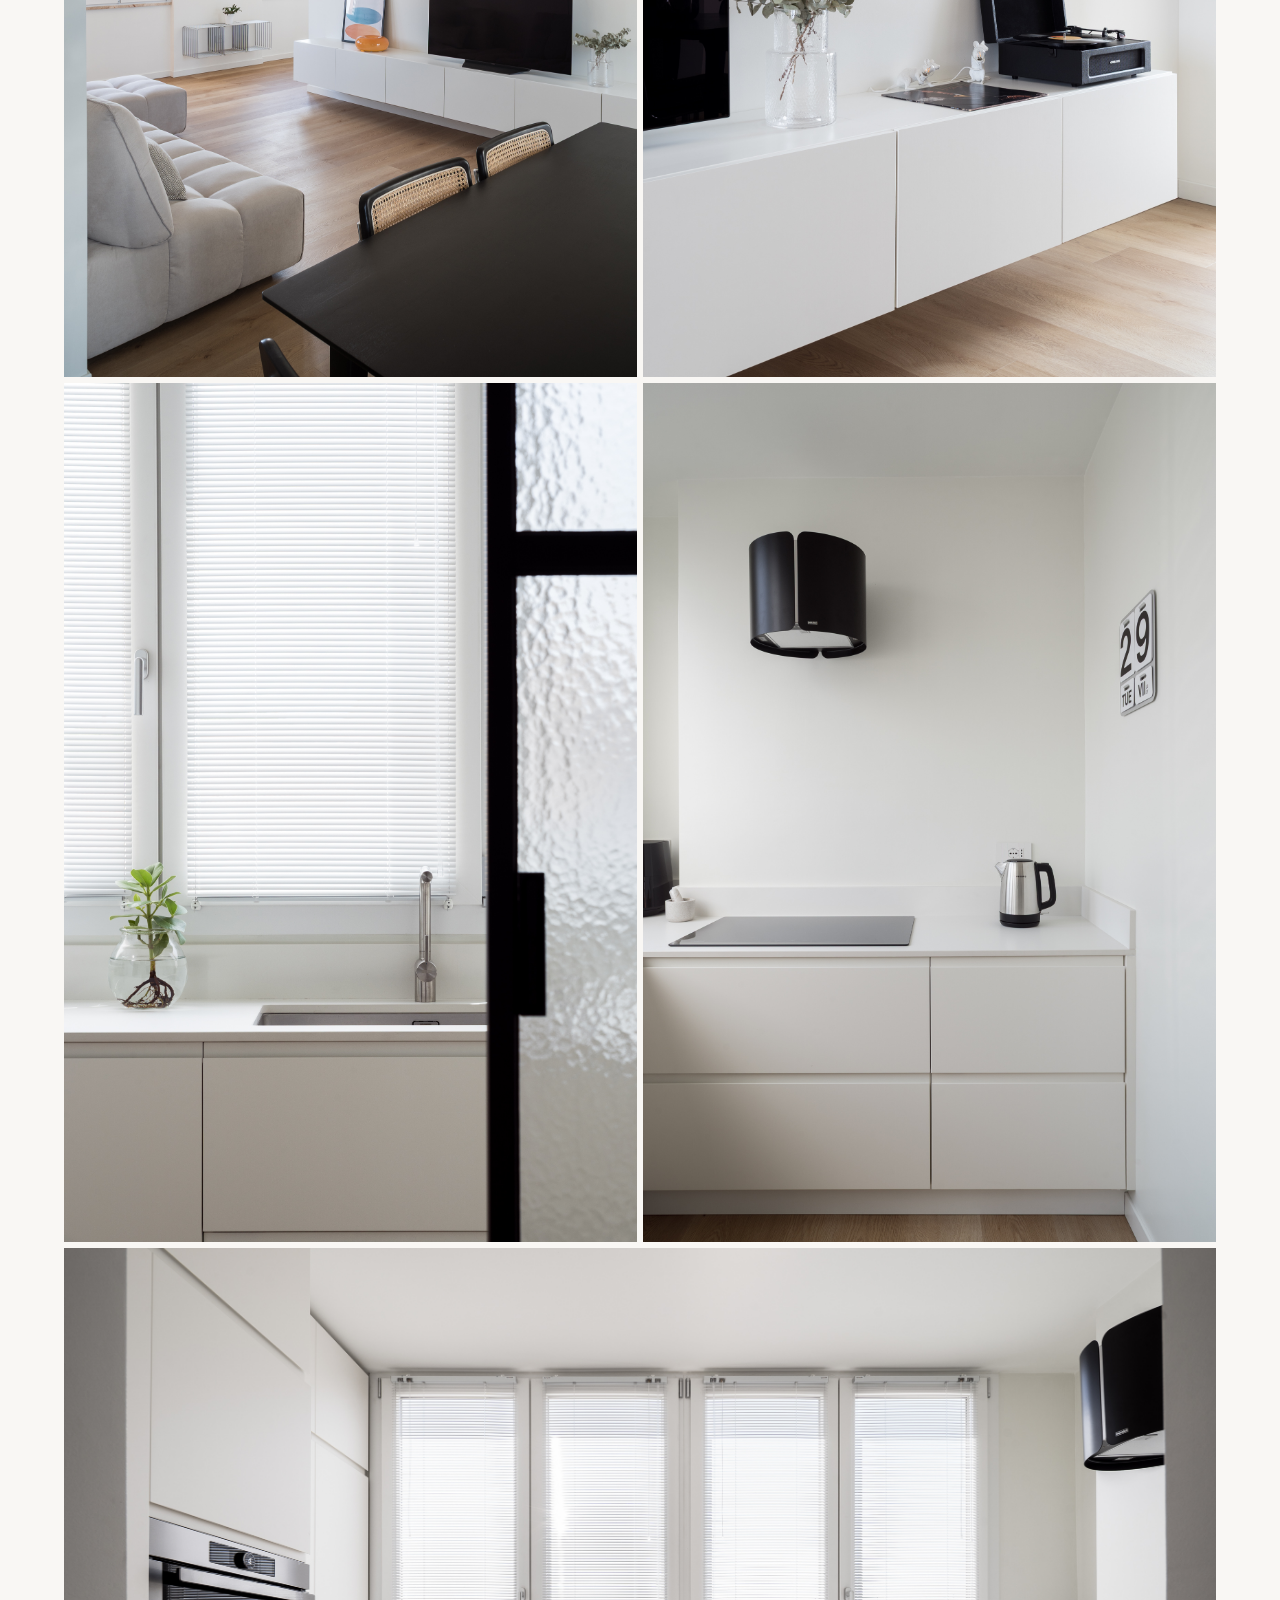
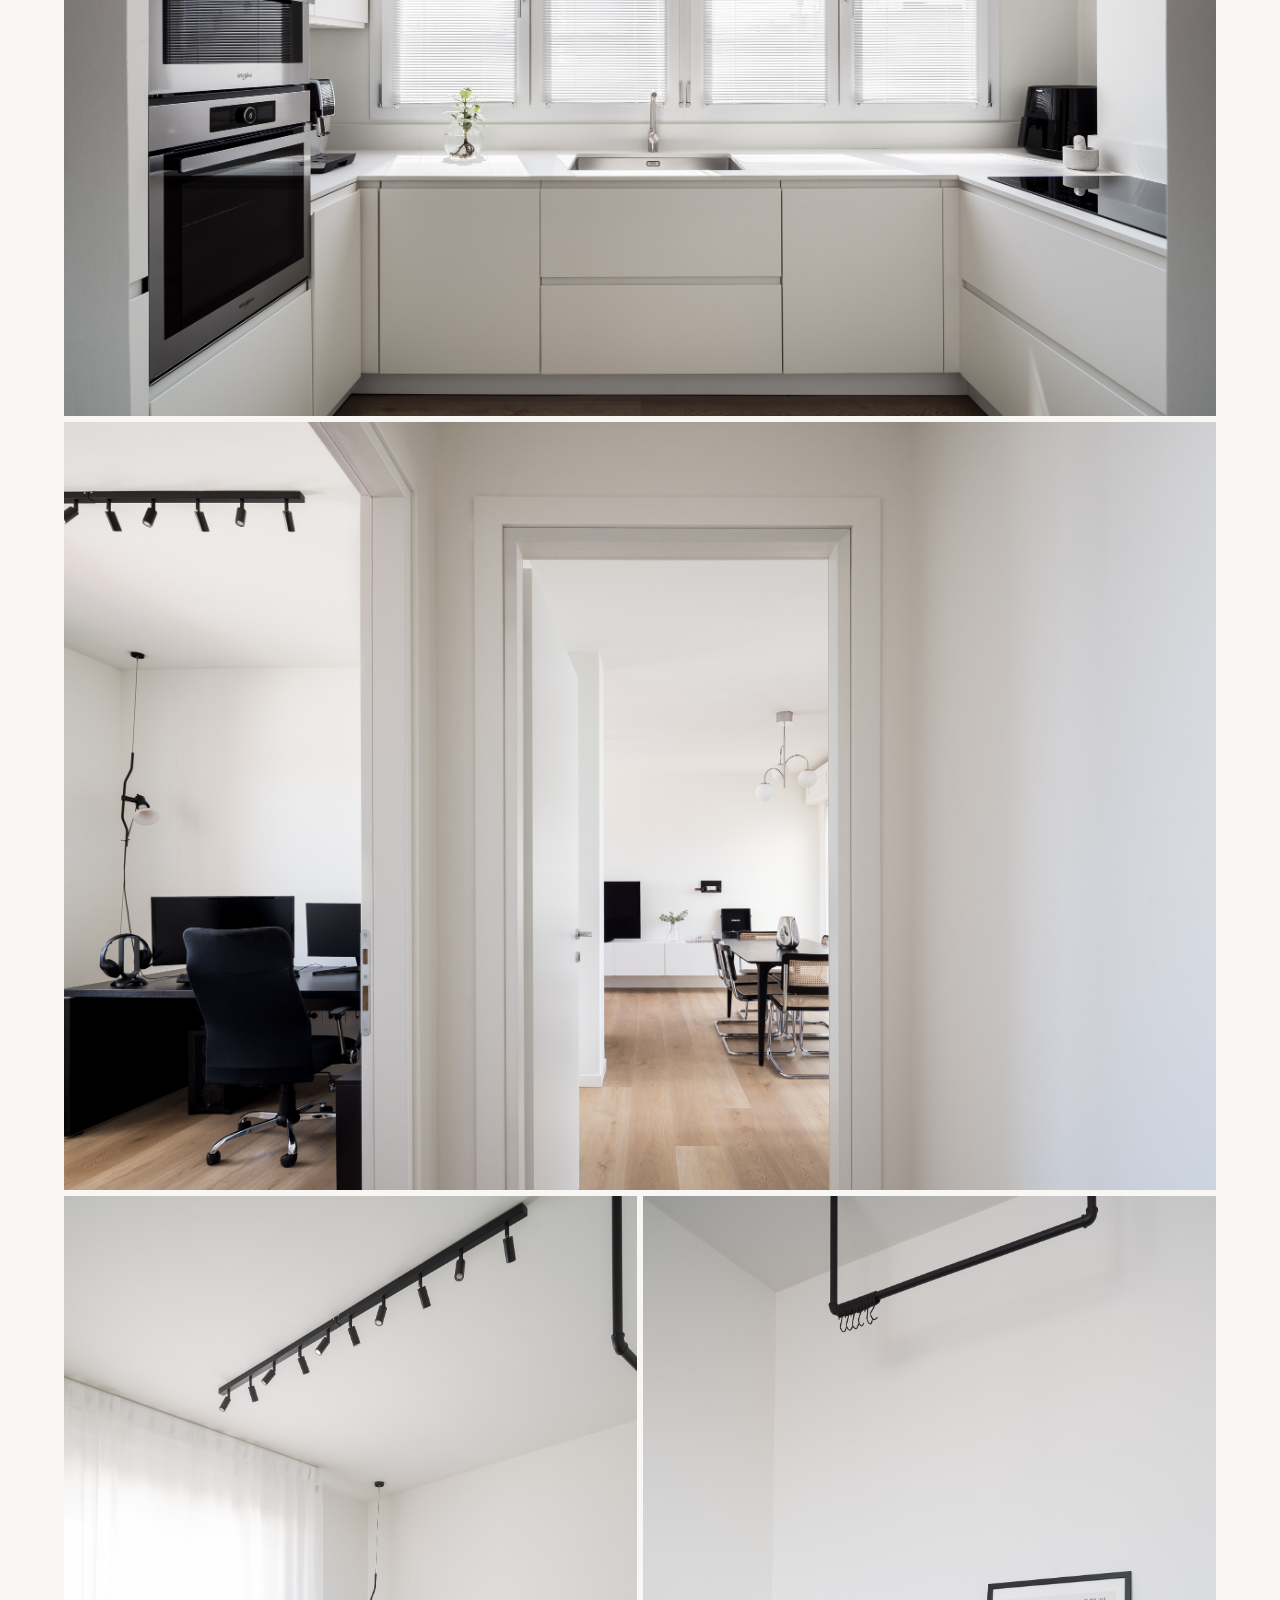
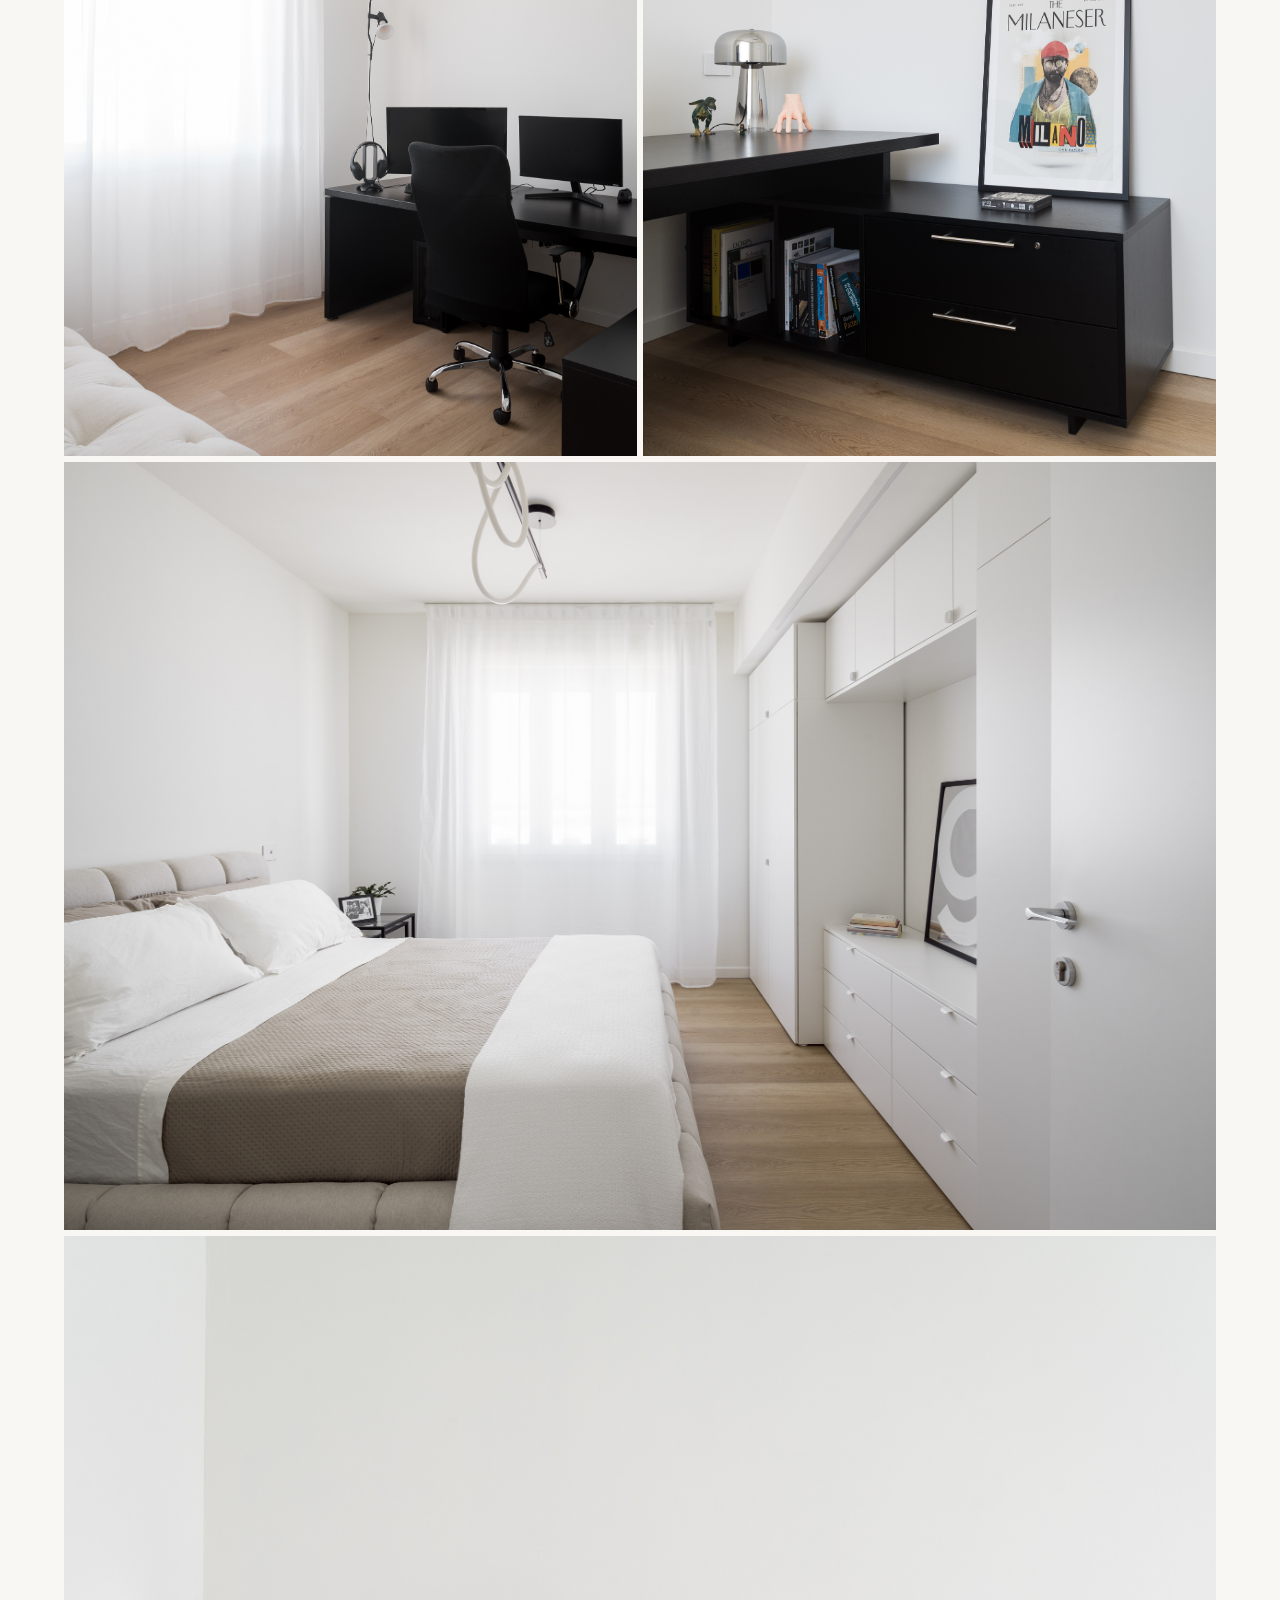
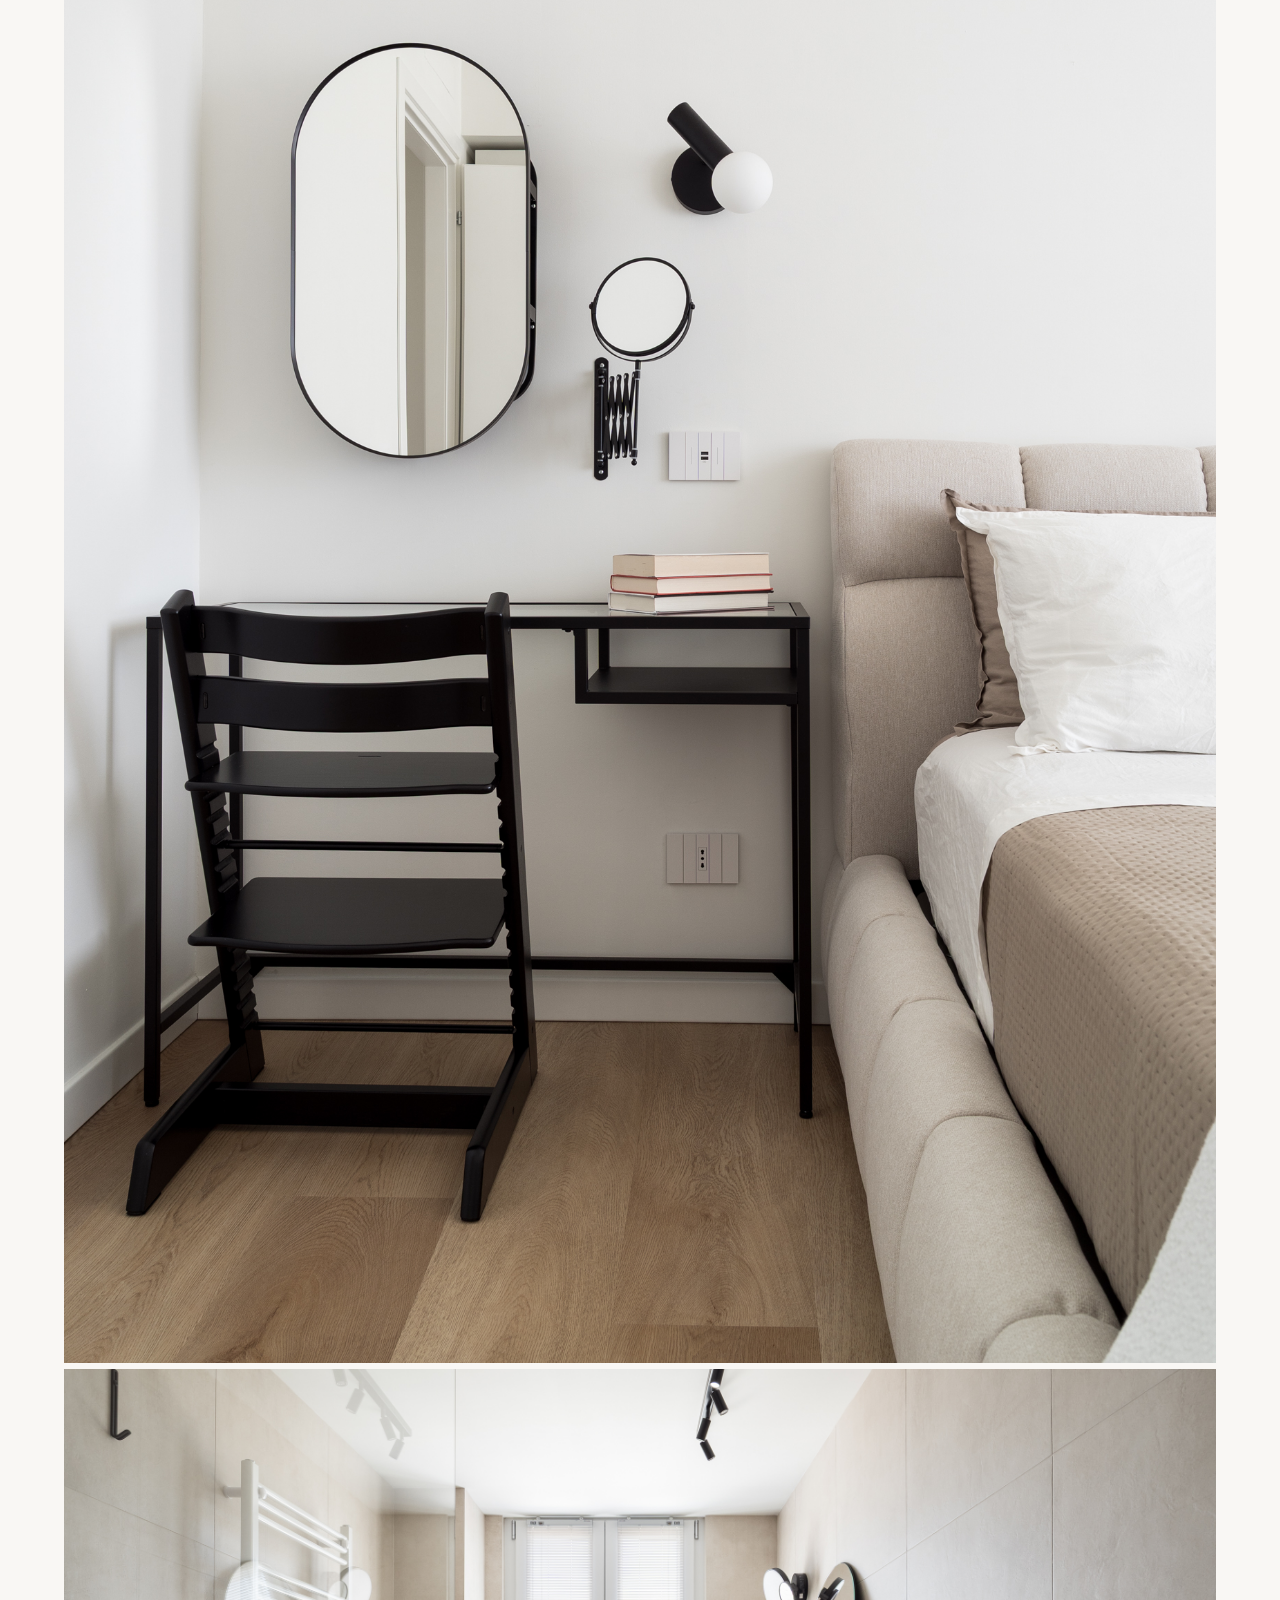
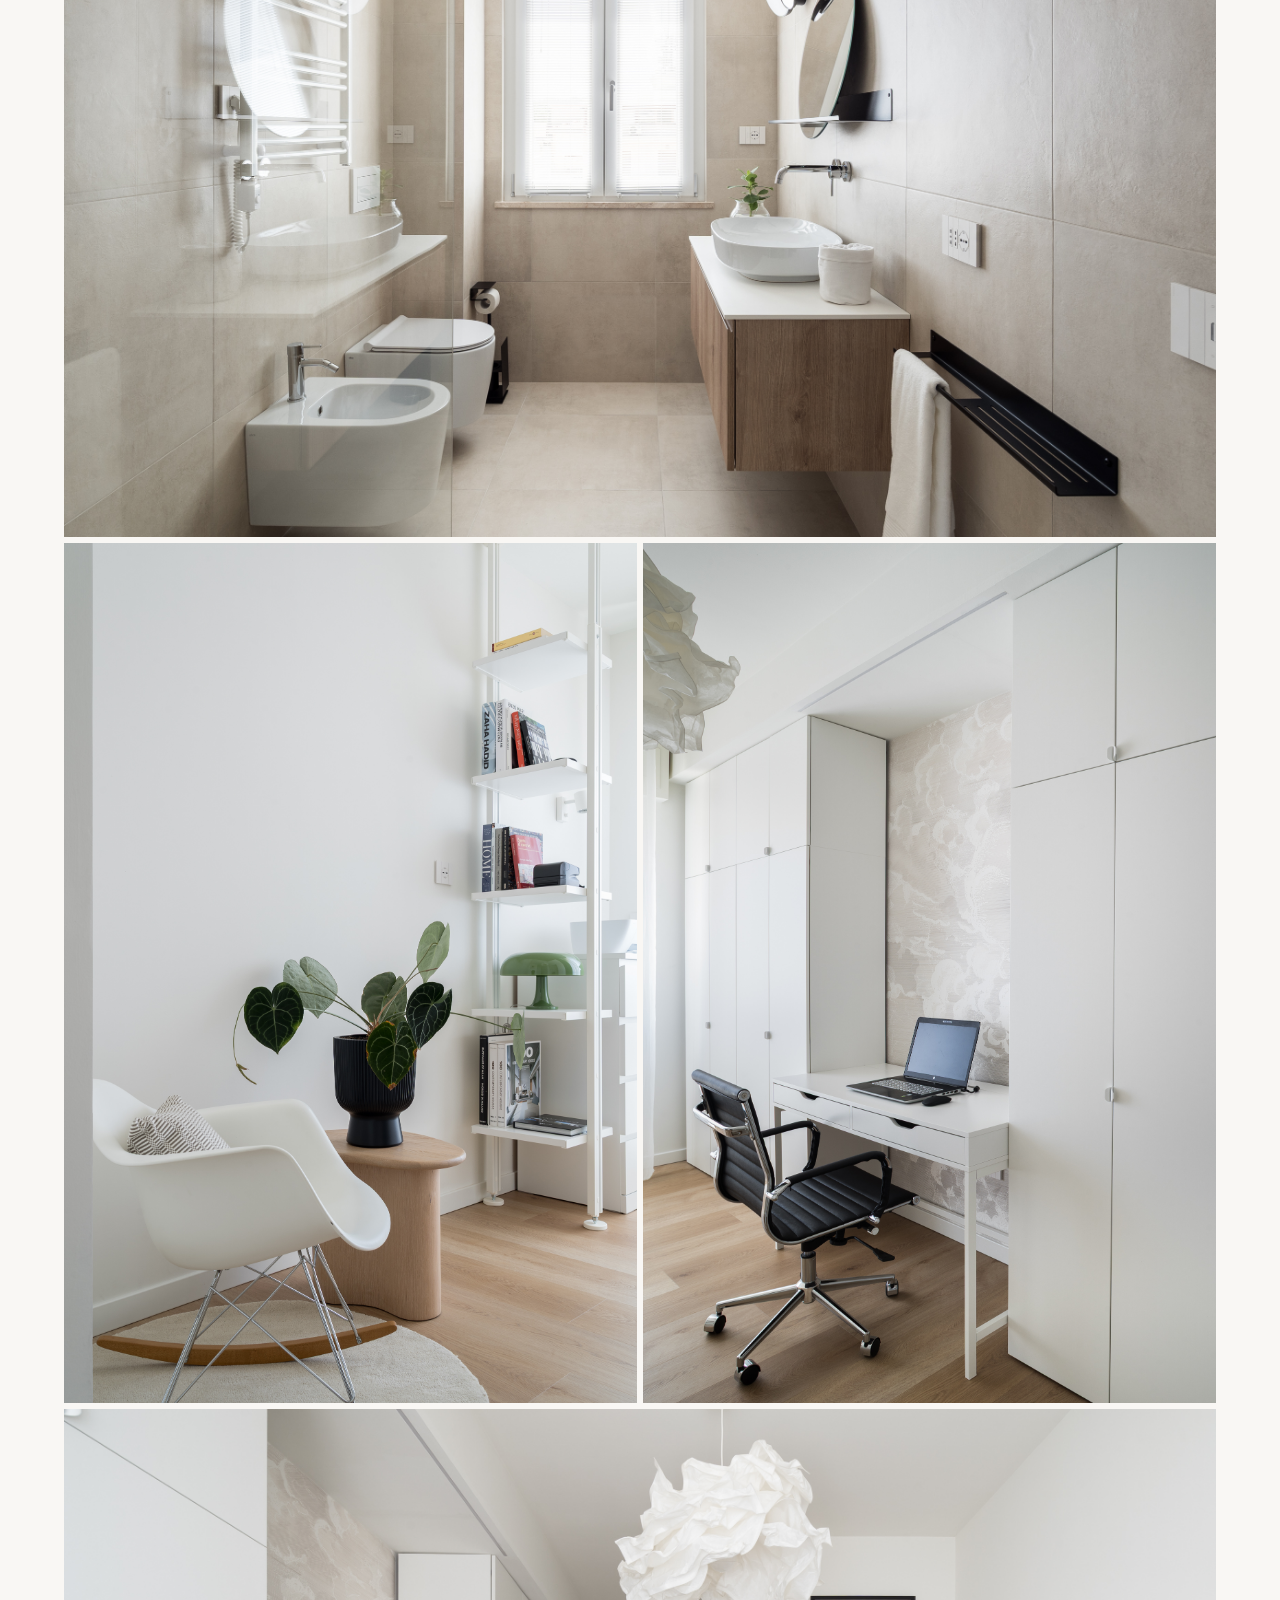
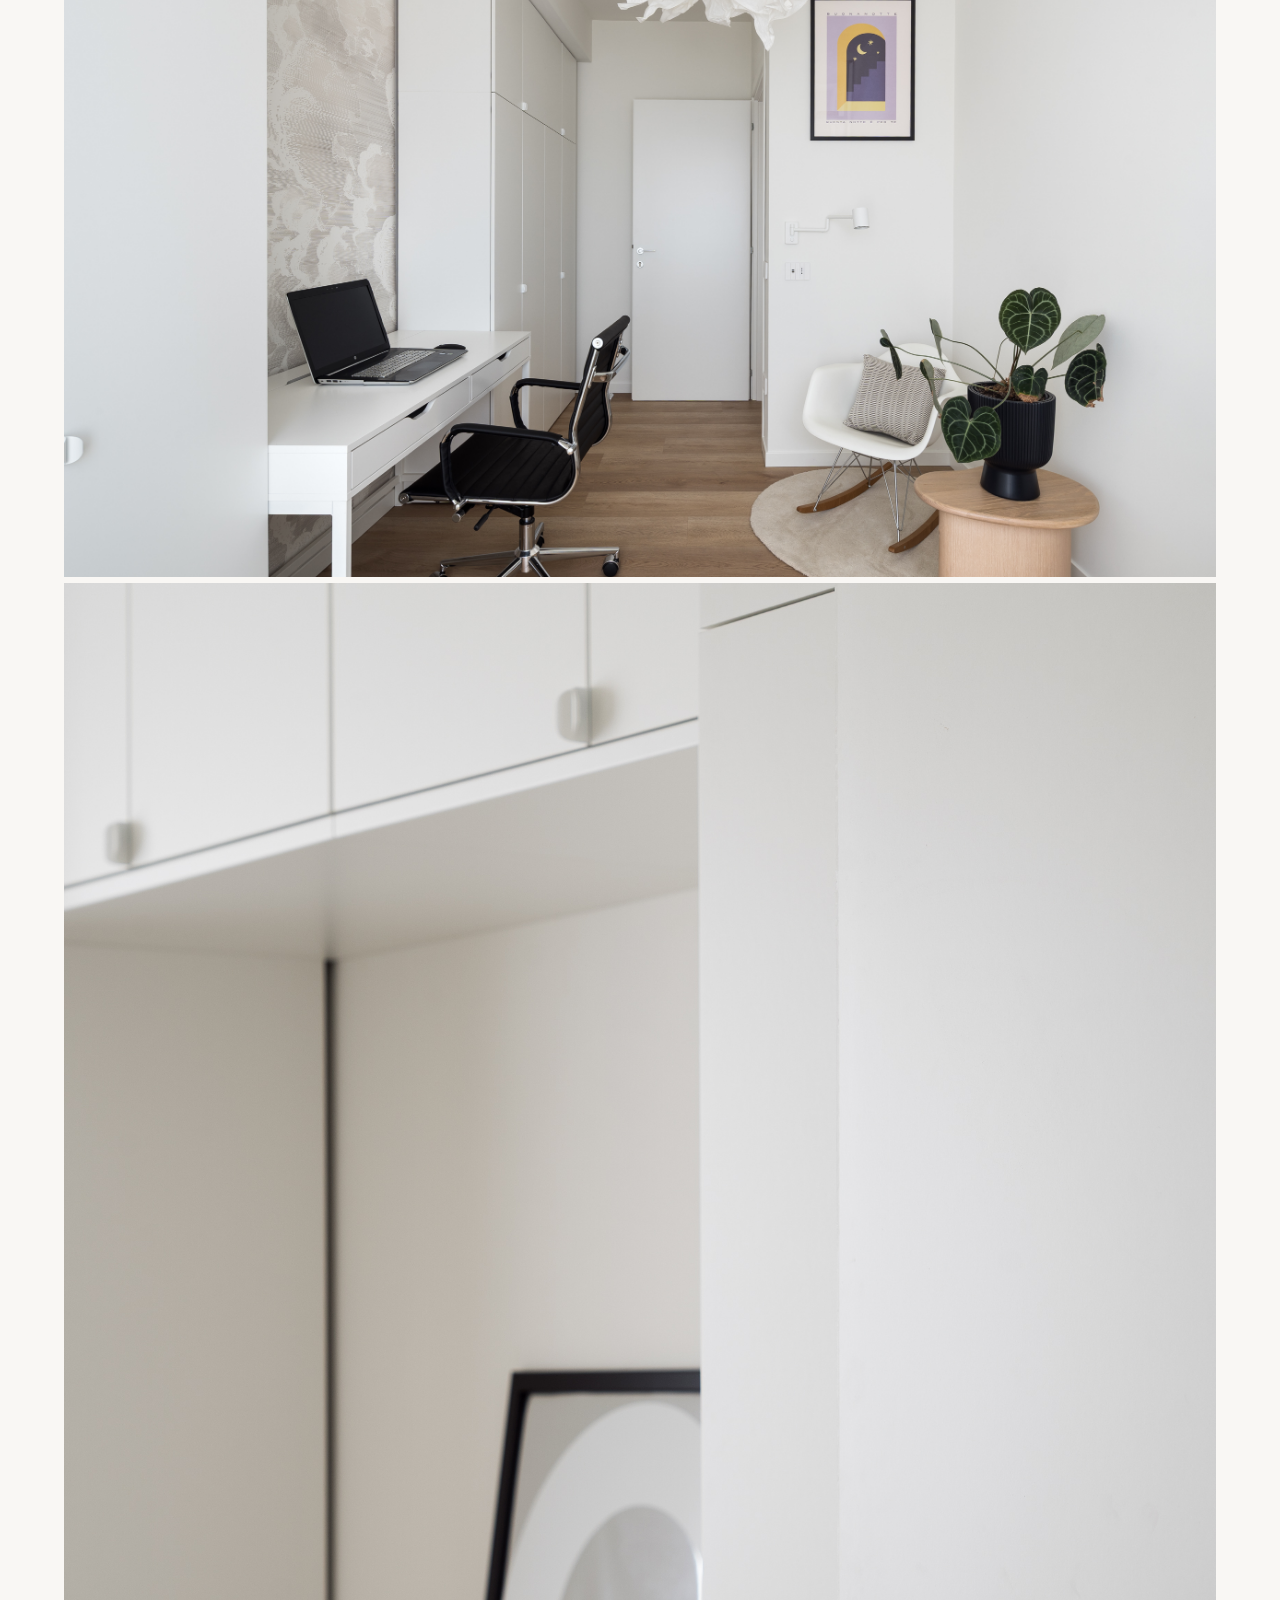
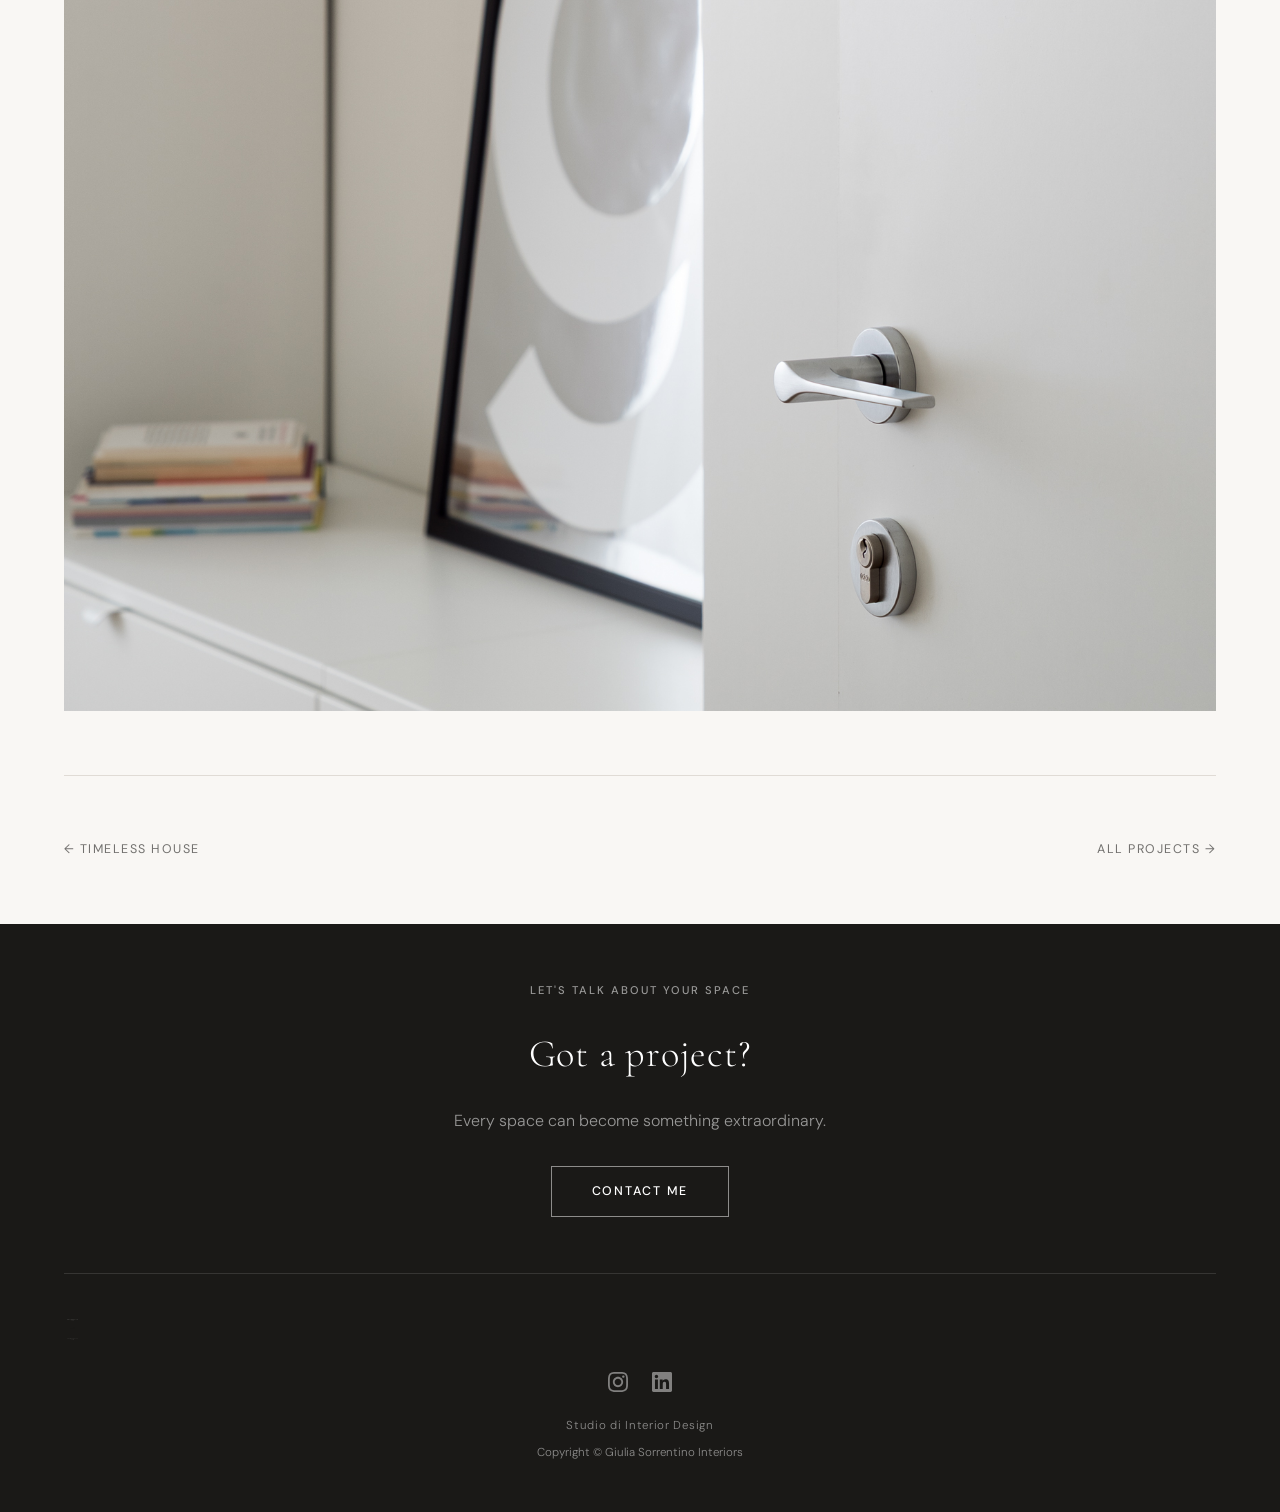
<file: projects/home-sweet-home.html>
<!DOCTYPE html>
<html lang="it">
<head>
  <meta charset="UTF-8" />
  <meta name="viewport" content="width=device-width, initial-scale=1.0" />
  <title>Home Sweet Home — Giulia Sorrentino Interiors</title>
  <meta name="description" content="Home Sweet Home: progetto residenziale che interpreta l'abitare nella sua forma più autentica. Tonalità calde, materiali scelti con cura e luce che cambia." />
  <link rel="icon" type="image/svg+xml" href="../favicon.svg" />
  <link rel="preconnect" href="https://fonts.googleapis.com" />
  <link rel="preconnect" href="https://fonts.gstatic.com" crossorigin />
  <link rel="stylesheet" href="../css/style.css" />
</head>
<body>

  <nav class="nav scrolled">
    <a href="../index.html" class="nav__logo">
      <span class="nav__logo-name" data-i18n="nav.logo-name">Giulia Sorrentino</span>
      <span class="nav__logo-sub" data-i18n="nav.logo-sub">Interiors</span>
    </a>
    <ul class="nav__links">
      <li><a href="../index.html" class="active" data-i18n="nav.portfolio">Lavori</a></li>
      <li><a href="../lavori-condivisi.html" data-i18n="nav.shared">Lavori condivisi</a></li>
      <li><a href="../chi-sono.html" data-i18n="nav.about">Bio</a></li>
      <li><a href="../contatti.html" data-i18n="nav.contact">Contatti</a></li>
    </ul>
    <div class="lang-switcher">
      <button class="lang-switcher__btn" data-lang="it">IT</button>
      <span class="lang-switcher__sep"></span>
      <button class="lang-switcher__btn" data-lang="en">EN</button>
    </div>
    <button class="nav__hamburger" aria-label="Menu" aria-expanded="false">
      <span></span><span></span><span></span>
    </button>
  </nav>

  <div class="nav__mobile">
    <a href="../index.html" data-i18n="nav.portfolio">Lavori</a>
    <a href="../lavori-condivisi.html" data-i18n="nav.shared">Lavori condivisi</a>
    <a href="../chi-sono.html" data-i18n="nav.about">Bio</a>
    <a href="../contatti.html" data-i18n="nav.contact">Contatti</a>
    <div class="lang-switcher" style="margin-left:0; margin-top:1rem;">
      <button class="lang-switcher__btn" data-lang="it">IT</button>
      <span class="lang-switcher__sep"></span>
      <button class="lang-switcher__btn" data-lang="en">EN</button>
    </div>
  </div>

  <div class="project-hero">
    <img src="../images/home-sweet-home/01.jpg" alt="Home Sweet Home" loading="eager" />
    <div class="project-hero__overlay">
      <h1 class="project-hero__title">Home Sweet Home</h1>
    </div>
  </div>

  <div class="container">
    <div class="project-info fade-in">
      <div class="project-info__item">
        <p class="label" data-i18n="project.type">Tipologia</p>
        <p data-i18n="sweet.type">Appartamento</p>
      </div>
      <div class="project-info__item">
        <p class="label" data-i18n="project.sector">Settore</p>
        <p data-i18n="sweet.sector">Residenziale</p>
      </div>
      <div class="project-info__item">
        <p class="label" data-i18n="project.year">Anno di realizzazione</p>
        <p data-i18n="sweet.year">2025</p>
      </div>
    </div>

    <div class="project-desc fade-in">
      <h3 data-i18n="sweet.h3">Uno spazio che racconta chi siamo</h3>
      <p data-i18n="sweet.desc">Home Sweet Home è un progetto residenziale che interpreta l'abitare nella sua forma più autentica. Ogni ambiente è stato pensato per rispecchiare la personalità di chi lo vive: tonalità calde, materiali scelti con cura e una luce che cambia il carattere dello spazio nel corso della giornata. Un appartamento che diventa davvero casa.</p>
    </div>
  </div>

  <div class="container">
    <div class="project-gallery-auto">
      <img src="../images/home-sweet-home/02.jpg" alt="Home Sweet Home" loading="lazy" data-orient="landscape" />
      <img src="../images/home-sweet-home/03.jpg" alt="Home Sweet Home" loading="lazy" data-orient="landscape" />
      <img src="../images/home-sweet-home/04.jpg" alt="Home Sweet Home" loading="lazy" data-orient="portrait" />
      <img src="../images/home-sweet-home/05.jpg" alt="Home Sweet Home" loading="lazy" data-orient="portrait" />
      <img src="../images/home-sweet-home/06.jpg" alt="Home Sweet Home" loading="lazy" data-orient="portrait" />
      <img src="../images/home-sweet-home/07.jpg" alt="Home Sweet Home" loading="lazy" data-orient="portrait" />
      <img src="../images/home-sweet-home/08.jpg" alt="Home Sweet Home" loading="lazy" data-orient="landscape" />
      <img src="../images/home-sweet-home/09.jpg" alt="Home Sweet Home" loading="lazy" data-orient="landscape" />
      <img src="../images/home-sweet-home/10.jpg" alt="Home Sweet Home" loading="lazy" data-orient="portrait" />
      <img src="../images/home-sweet-home/11.jpg" alt="Home Sweet Home" loading="lazy" data-orient="portrait" />
      <img src="../images/home-sweet-home/12.jpg" alt="Home Sweet Home" loading="lazy" data-orient="landscape" />
      <img src="../images/home-sweet-home/13.jpg" alt="Home Sweet Home" loading="lazy" data-orient="portrait" />
      <img src="../images/home-sweet-home/14.jpg" alt="Home Sweet Home" loading="lazy" data-orient="landscape" />
      <img src="../images/home-sweet-home/15.jpg" alt="Home Sweet Home" loading="lazy" data-orient="portrait" />
      <img src="../images/home-sweet-home/16.jpg" alt="Home Sweet Home" loading="lazy" data-orient="portrait" />
      <img src="../images/home-sweet-home/17.jpg" alt="Home Sweet Home" loading="lazy" data-orient="landscape" />
      <img src="../images/home-sweet-home/18.jpg" alt="Home Sweet Home" loading="lazy" data-orient="portrait" />
    </div>

    <div class="project-nav">
      <a href="timeless-house.html" data-i18n="sweet.prev">&larr; Timeless House</a>
      <a href="../index.html" data-i18n="sweet.next">Tutti i progetti &rarr;</a>
    </div>
  </div>

  <footer class="footer">
    <div class="container">
      <div class="footer__cta">
        <p class="label" data-i18n="footer.cta.label">Parliamo del tuo spazio</p>
        <h3 data-i18n="footer.cta.h3">Hai un progetto?</h3>
        <p class="footer__cta__desc" data-i18n="footer.cta.desc">Ogni ambiente può diventare qualcosa di straordinario.</p>
        <a href="../contatti.html" class="btn btn--light" data-i18n="footer.cta.btn">Contattami</a>
      </div>
        <div class="footer__inner">
        <a href="../index.html" class="footer__logo">
          <img src="../images/logo-footer.svg" class="footer__logo-img" alt="Giulia Sorrentino Interiors" />
        </a>
        <div class="footer__social">
          <a href="https://instagram.com/giuliasorrentino_interiors" target="_blank" rel="noopener noreferrer" aria-label="Instagram"><svg width="20" height="20" viewBox="0 0 24 24" fill="currentColor" xmlns="http://www.w3.org/2000/svg"><path d="M12 2.163c3.204 0 3.584.012 4.85.07 3.252.148 4.771 1.691 4.919 4.919.058 1.265.069 1.645.069 4.849 0 3.205-.012 3.584-.069 4.849-.149 3.225-1.664 4.771-4.919 4.919-1.266.058-1.644.07-4.85.07-3.204 0-3.584-.012-4.849-.07-3.26-.149-4.771-1.699-4.919-4.92-.058-1.265-.07-1.644-.07-4.849 0-3.204.013-3.583.07-4.849.149-3.227 1.664-4.771 4.919-4.919 1.266-.057 1.645-.069 4.849-.069zm0-2.163c-3.259 0-3.667.014-4.947.072-4.358.2-6.78 2.618-6.98 6.98-.059 1.281-.073 1.689-.073 4.948 0 3.259.014 3.668.072 4.948.2 4.358 2.618 6.78 6.98 6.98 1.281.058 1.689.072 4.948.072 3.259 0 3.668-.014 4.948-.072 4.354-.2 6.782-2.618 6.979-6.98.059-1.28.073-1.689.073-4.948 0-3.259-.014-3.667-.072-4.947-.196-4.354-2.617-6.78-6.979-6.98-1.281-.059-1.69-.073-4.949-.073zm0 5.838c-3.403 0-6.162 2.759-6.162 6.162s2.759 6.163 6.162 6.163 6.162-2.759 6.162-6.163c0-3.403-2.759-6.162-6.162-6.162zm0 10.162c-2.209 0-4-1.79-4-4 0-2.209 1.791-4 4-4s4 1.791 4 4c0 2.21-1.791 4-4 4zm6.406-11.845c-.796 0-1.441.645-1.441 1.44s.645 1.44 1.441 1.44c.795 0 1.439-.645 1.439-1.44s-.644-1.44-1.439-1.44z"/></svg></a>
          <a href="https://it.linkedin.com/in/giulia-sorrentino-34136b1b0" target="_blank" rel="noopener noreferrer" aria-label="LinkedIn"><svg width="20" height="20" viewBox="0 0 24 24" fill="currentColor" xmlns="http://www.w3.org/2000/svg"><path d="M20.447 20.452h-3.554v-5.569c0-1.328-.027-3.037-1.852-3.037-1.853 0-2.136 1.445-2.136 2.939v5.667H9.351V9h3.414v1.561h.046c.477-.9 1.637-1.85 3.37-1.85 3.601 0 4.267 2.37 4.267 5.455v6.286zM5.337 7.433c-1.144 0-2.063-.926-2.063-2.065 0-1.138.92-2.063 2.063-2.063 1.14 0 2.064.925 2.064 2.063 0 1.139-.925 2.065-2.064 2.065zm1.782 13.019H3.555V9h3.564v11.452zM22.225 0H1.771C.792 0 0 .774 0 1.729v20.542C0 23.227.792 24 1.771 24h20.451C23.2 24 24 23.227 24 22.271V1.729C24 .774 23.2 0 22.222 0h.003z"/></svg></a>
        </div>
        <p class="footer__tagline">Studio di Interior Design</p>
        <p class="footer__copy" data-i18n="footer.copy">&copy; 2025 Giulia Sorrentino Interiors. Tutti i diritti riservati.</p>
      </div>
    </div>
  </footer>

  <a href="https://wa.me/393406487121" class="whatsapp-fab" target="_blank" rel="noopener noreferrer" aria-label="Contatta su WhatsApp">
    <svg viewBox="0 0 24 24" xmlns="http://www.w3.org/2000/svg" aria-hidden="true"><path d="M17.472 14.382c-.297-.149-1.758-.867-2.03-.967-.273-.099-.471-.148-.67.15-.197.297-.767.966-.94 1.164-.173.199-.347.223-.644.075-.297-.15-1.255-.463-2.39-1.475-.883-.788-1.48-1.761-1.653-2.059-.173-.297-.018-.458.13-.606.134-.133.298-.347.446-.52.149-.174.198-.298.298-.497.099-.198.05-.371-.025-.52-.075-.149-.669-1.612-.916-2.207-.242-.579-.487-.5-.669-.51-.173-.008-.371-.01-.57-.01-.198 0-.52.074-.792.372-.272.297-1.04 1.016-1.04 2.479 0 1.462 1.065 2.875 1.213 3.074.149.198 2.096 3.2 5.077 4.487.709.306 1.262.489 1.694.625.712.227 1.36.195 1.871.118.571-.085 1.758-.719 2.006-1.413.248-.694.248-1.289.173-1.413-.074-.124-.272-.198-.57-.347z"/><path d="M12 0C5.373 0 0 5.373 0 12c0 2.124.558 4.12 1.535 5.845L0 24l6.335-1.509A11.954 11.954 0 0012 24c6.627 0 12-5.373 12-12S18.627 0 12 0zm0 21.818a9.818 9.818 0 01-5.017-1.377l-.36-.214-3.727.978.999-3.636-.234-.374A9.818 9.818 0 1112 21.818z"/></svg>
  </a>

  <script src="../js/main.js"></script>
  <script src="../js/i18n.js"></script>
  <script src="../js/gallery.js"></script>
  <script data-goatcounter="https://giuliasorrentino.goatcounter.com/count" async src="//gc.zgo.at/count.js"></script>
</body>
</html>
</file>
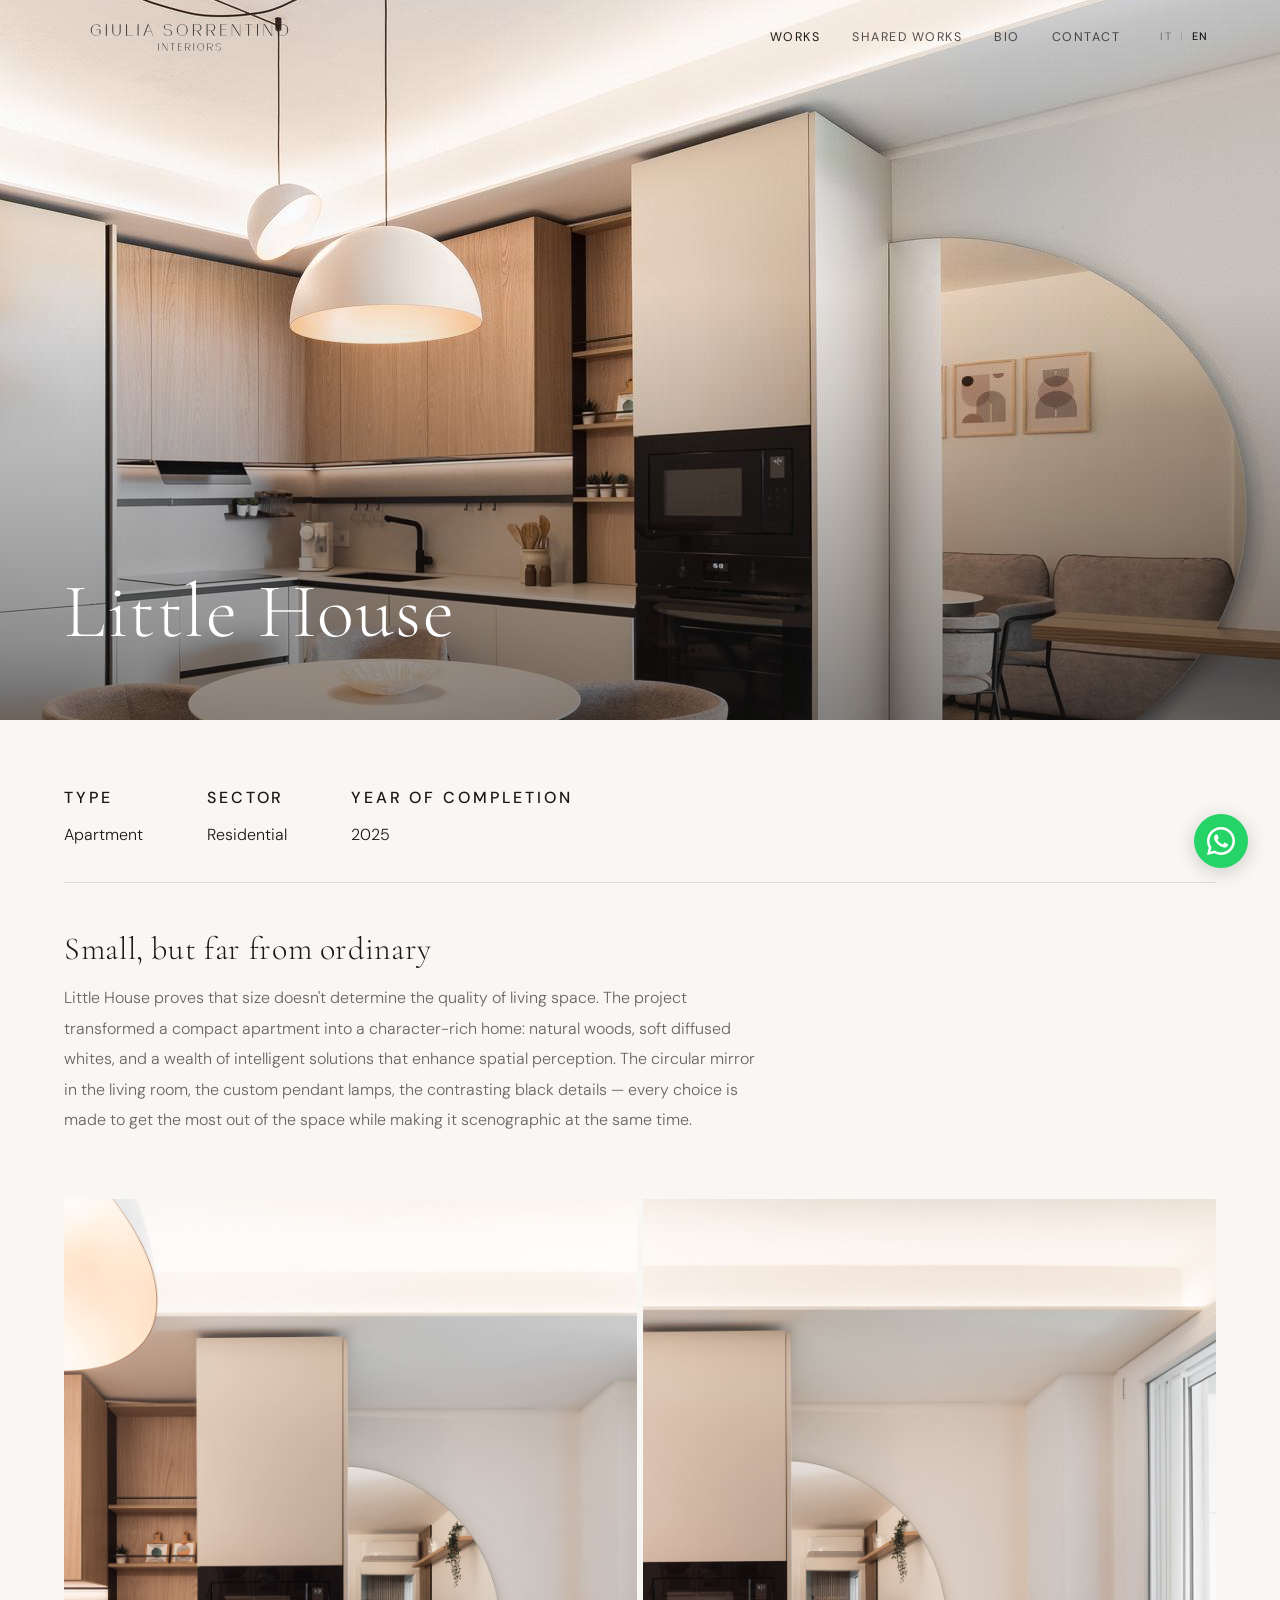
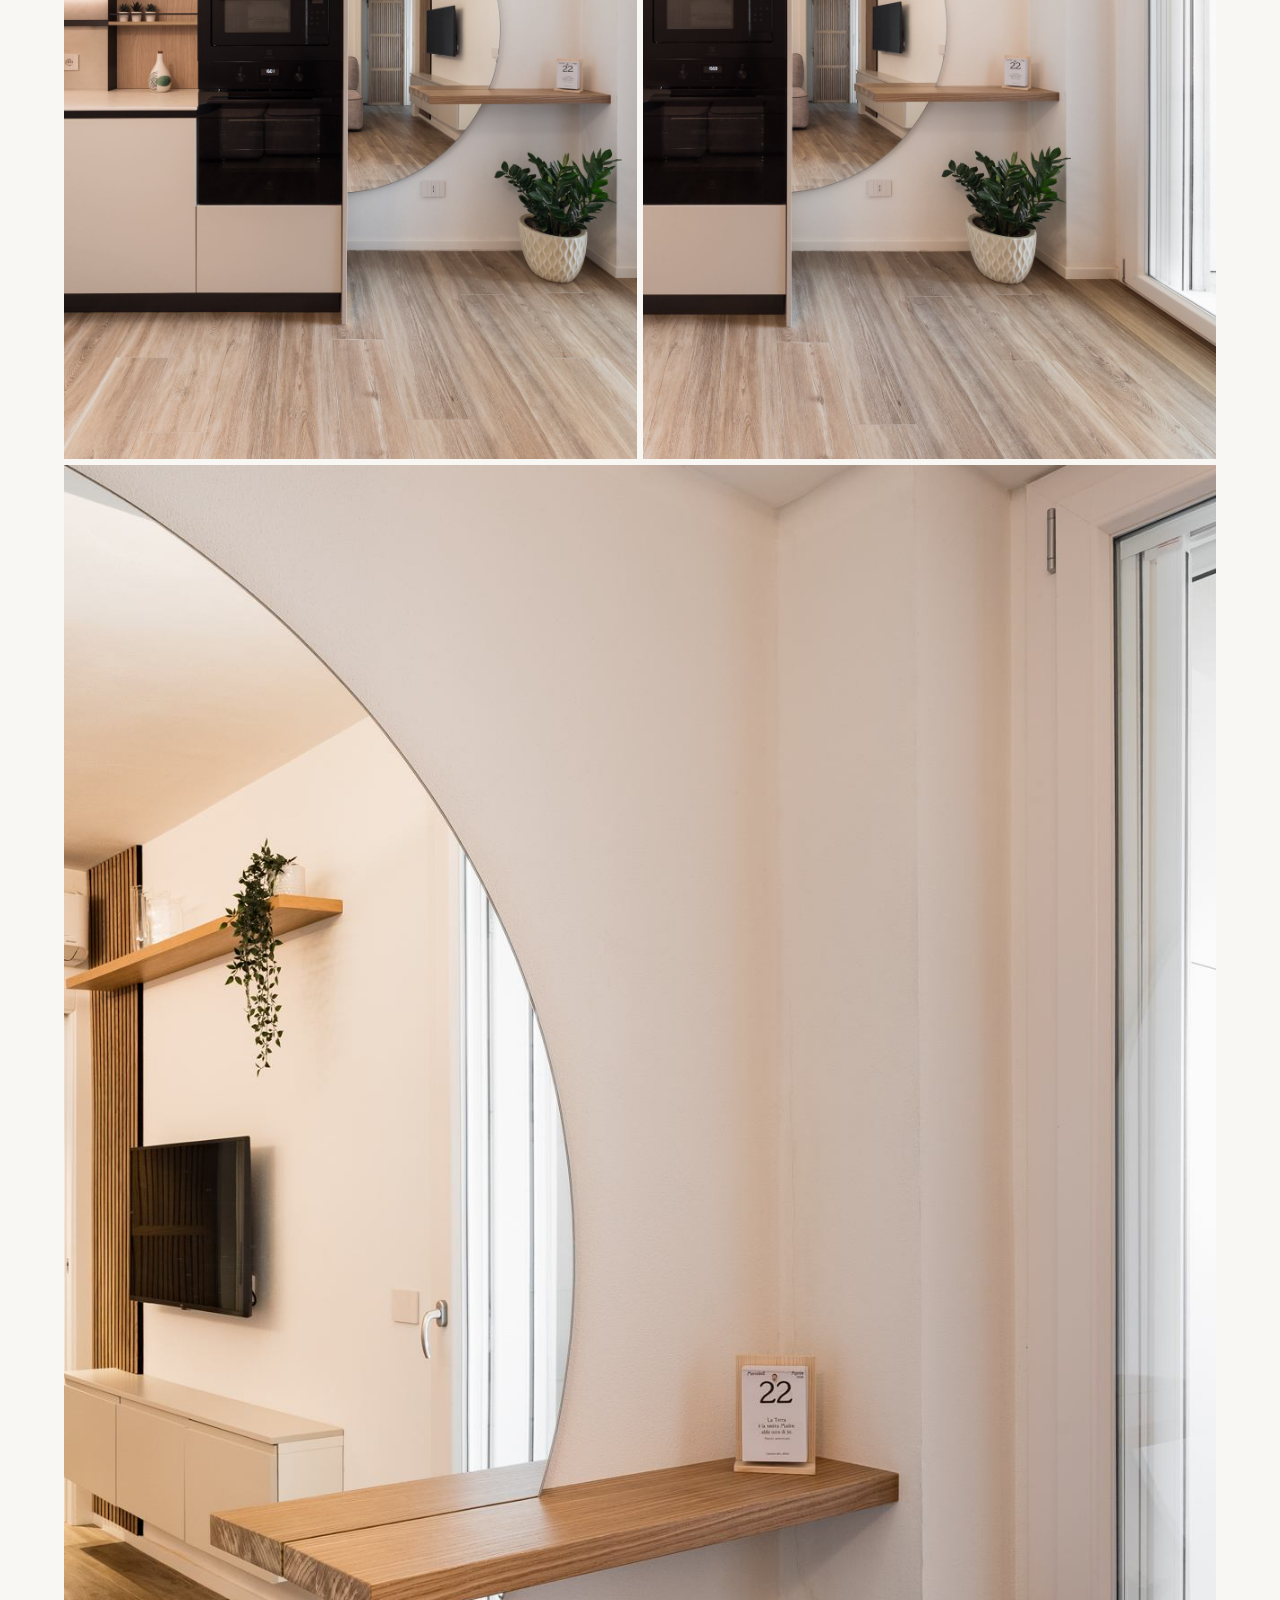
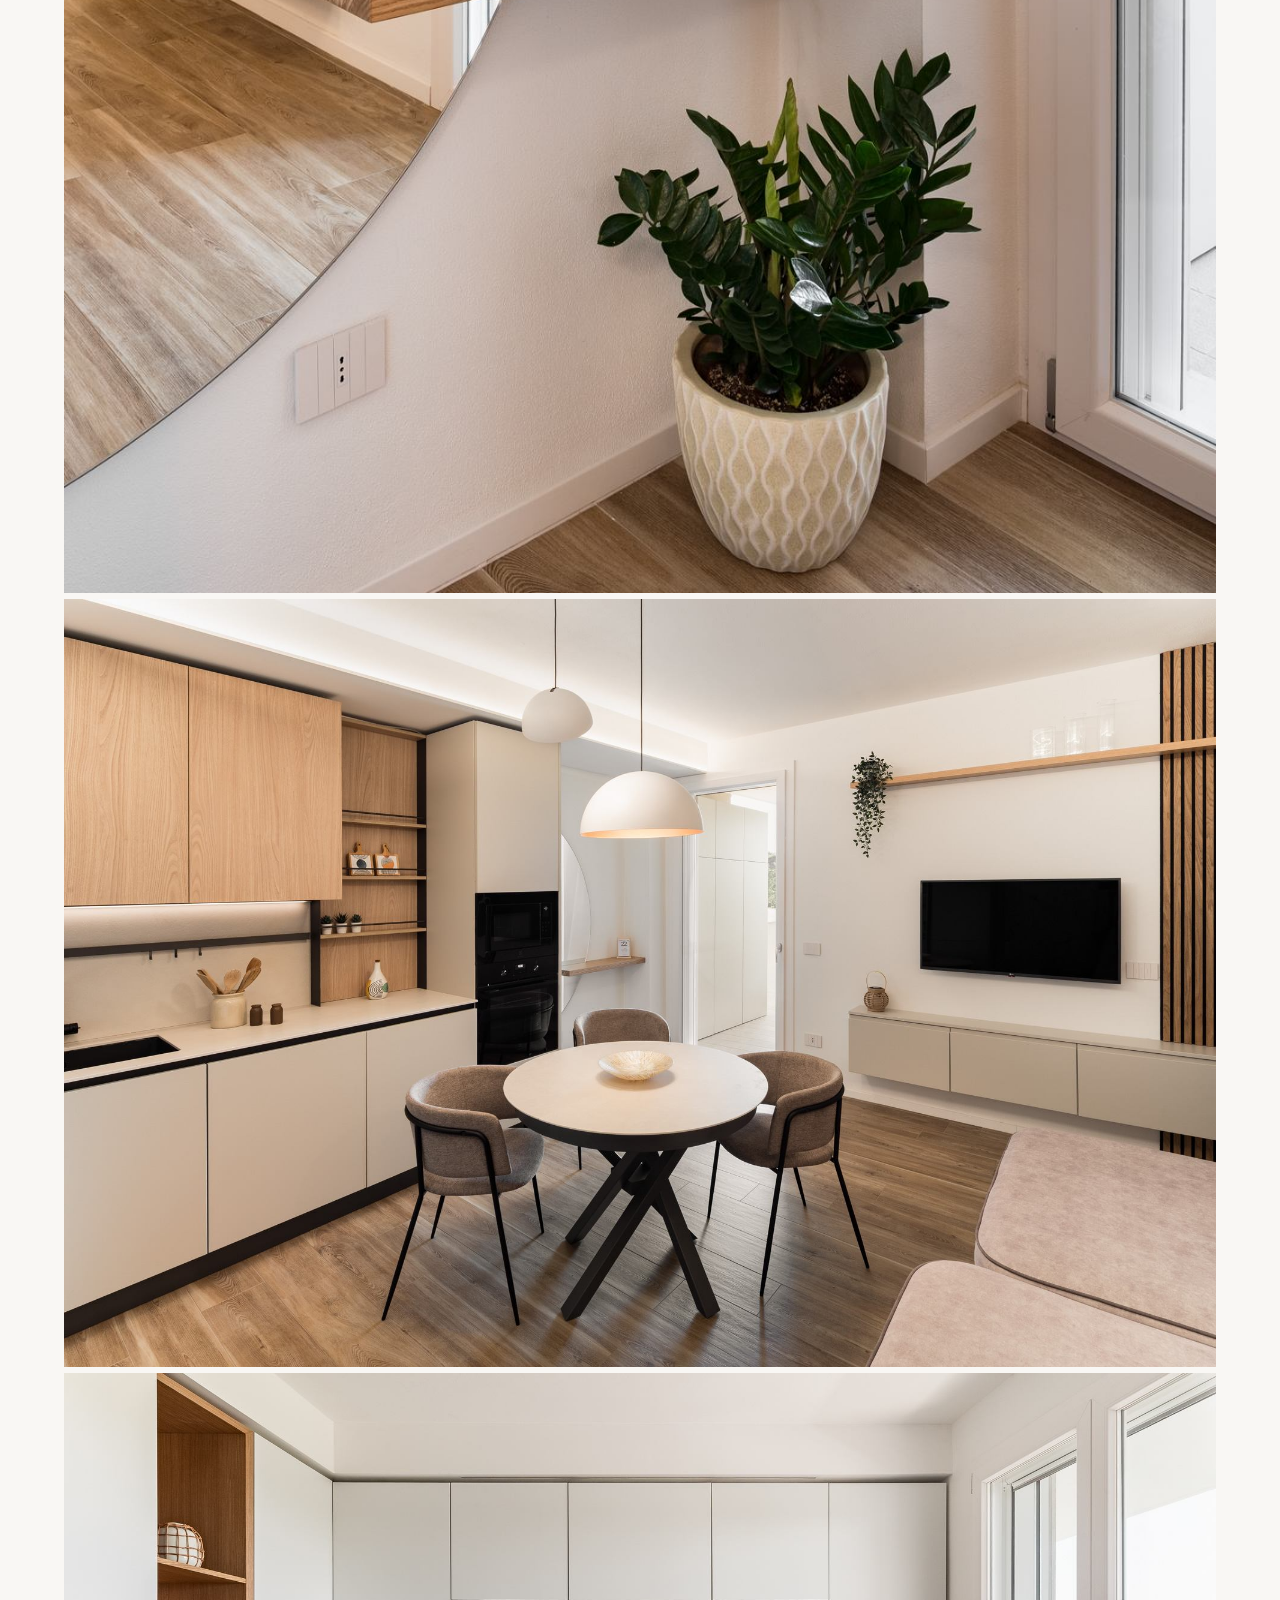
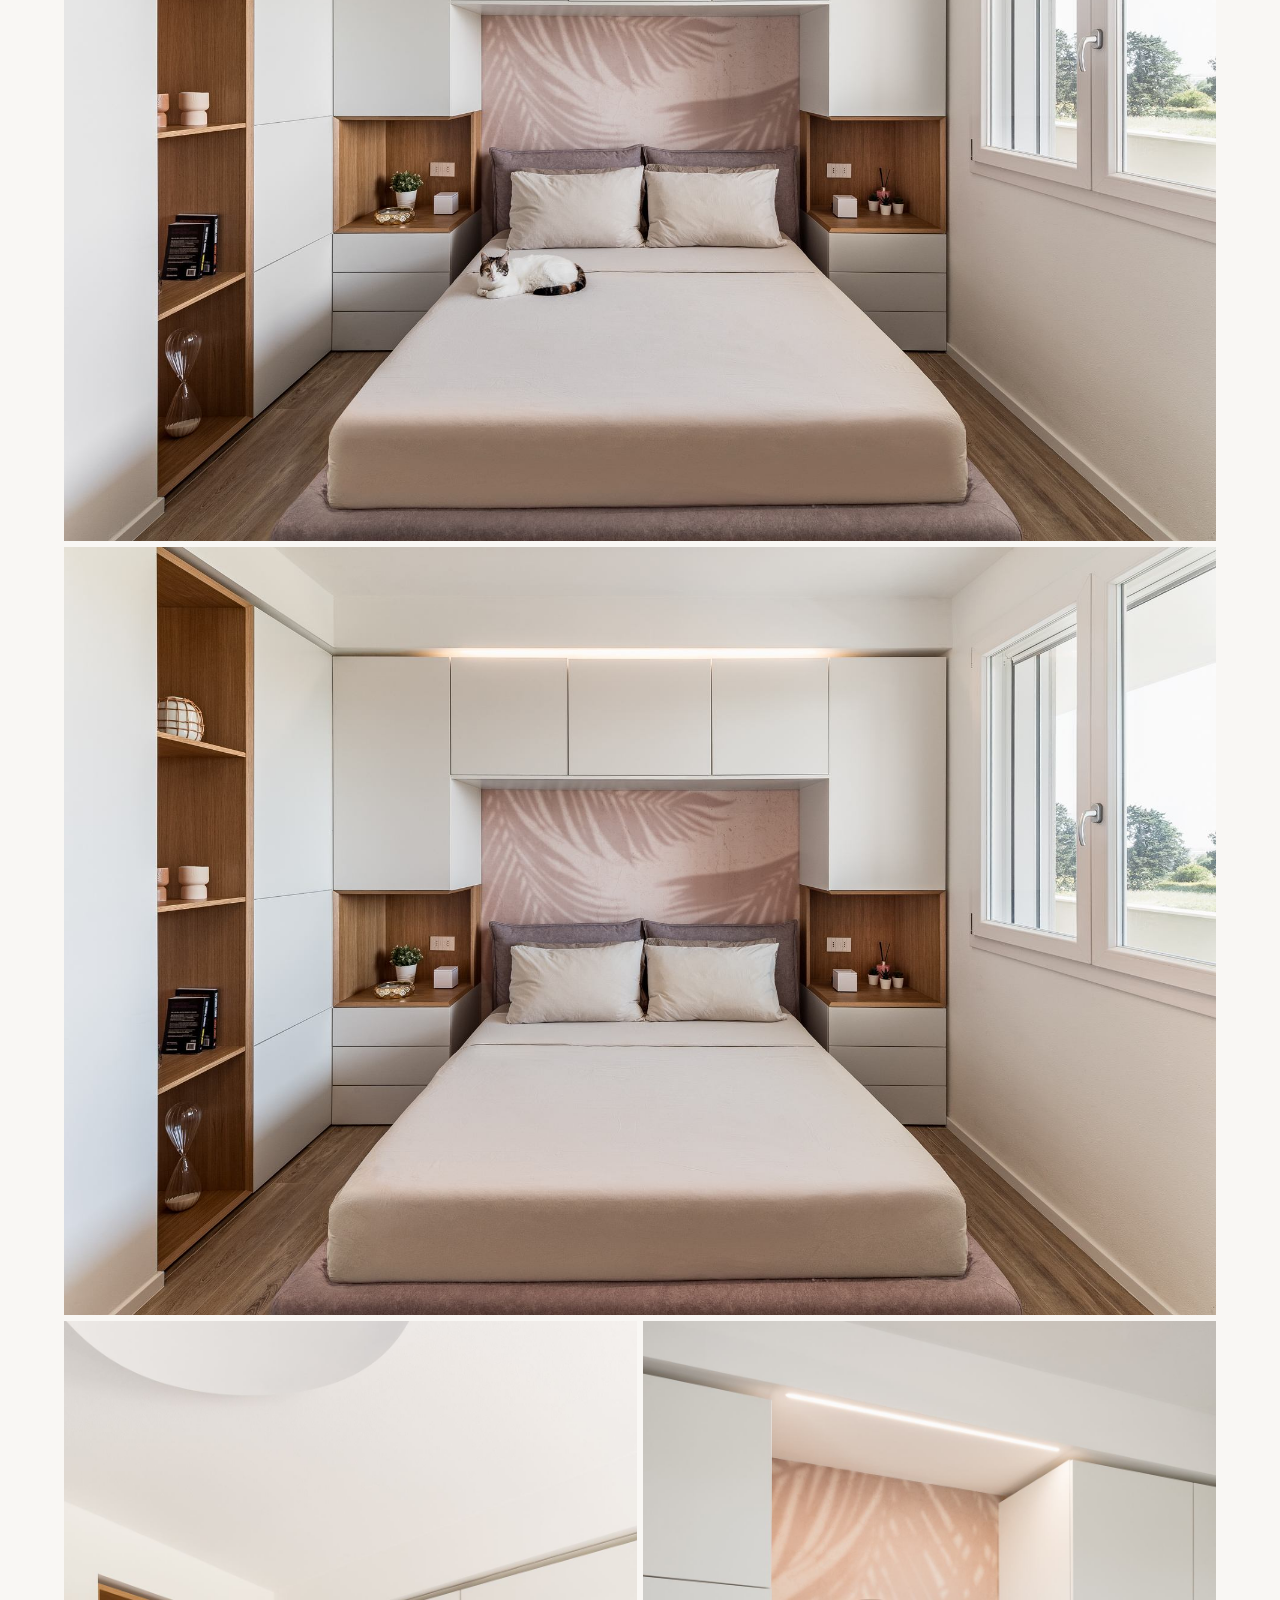
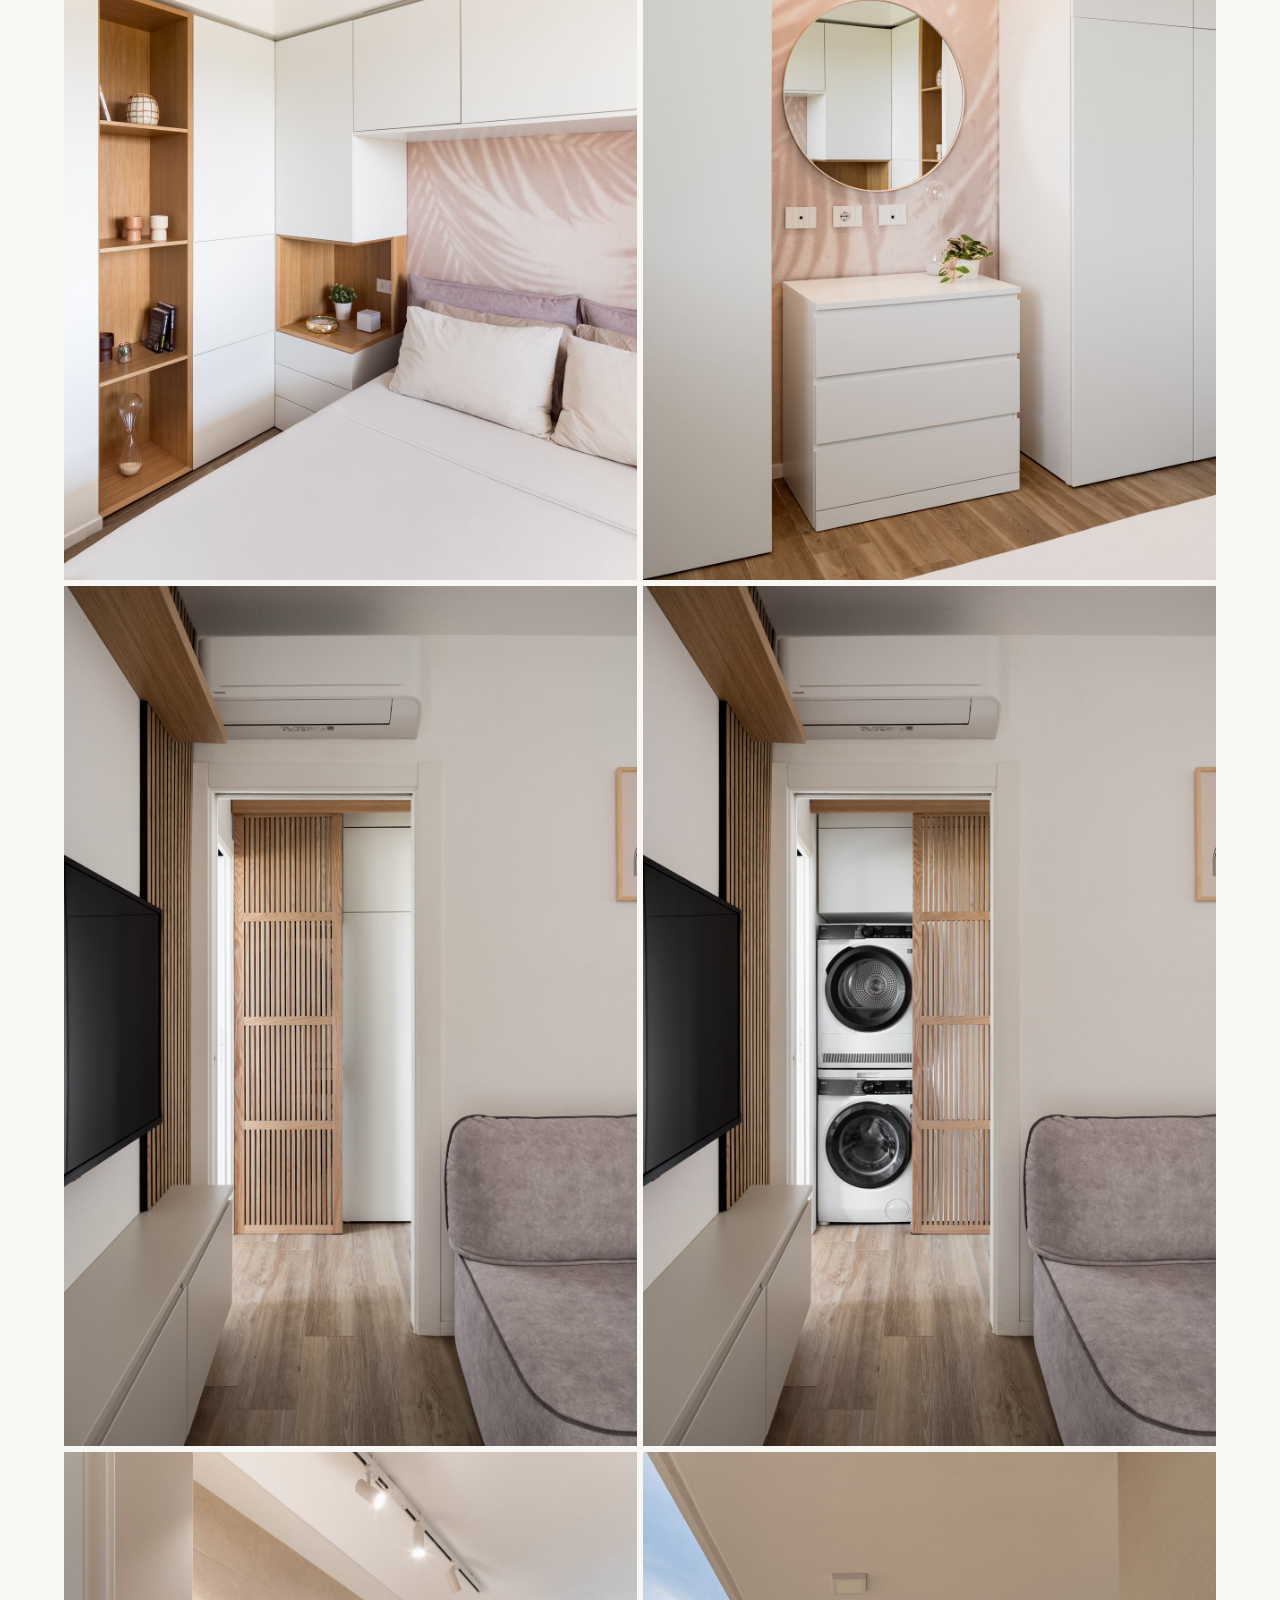
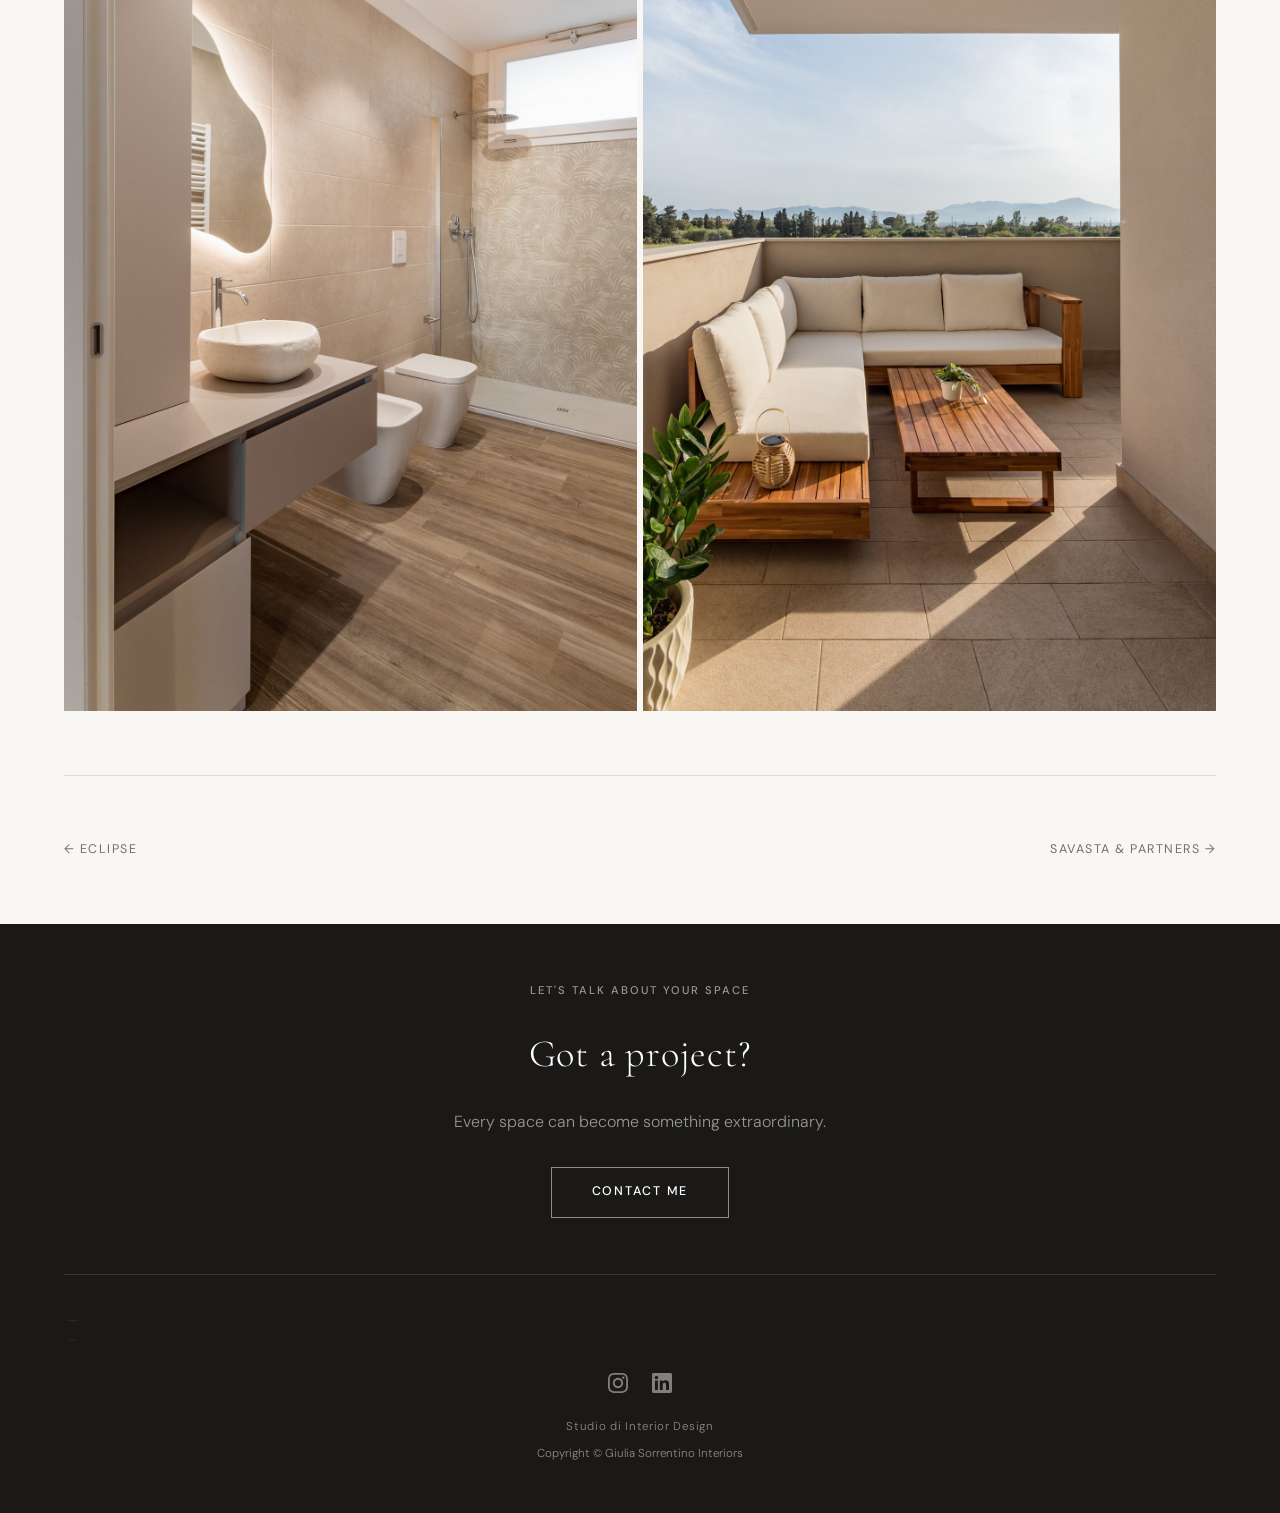
<file: projects/little-house.html>
﻿<!DOCTYPE html>
<html lang="it">
<head>
  <meta charset="UTF-8" />
  <meta name="viewport" content="width=device-width, initial-scale=1.0" />
  <title>Little House — Giulia Sorrentino Interiors</title>
  <meta name="description" content="Little House: appartamento residenziale con legni caldi, bianco diffuso e dettagli che fanno la differenza." />
  <link rel="icon" type="image/svg+xml" href="../favicon.svg" />
  <link rel="preconnect" href="https://fonts.googleapis.com" />
  <link rel="preconnect" href="https://fonts.gstatic.com" crossorigin />
  <link rel="stylesheet" href="../css/style.css" />
</head>
<body>

  <nav class="nav scrolled">
    <a href="../index.html" class="nav__logo">
      <span class="nav__logo-name" data-i18n="nav.logo-name">Giulia Sorrentino</span>
      <span class="nav__logo-sub" data-i18n="nav.logo-sub">Interiors</span>
    </a>
    <ul class="nav__links">
      <li><a href="../index.html" class="active" data-i18n="nav.portfolio">Lavori</a></li>
      <li><a href="../lavori-condivisi.html" data-i18n="nav.shared">Lavori condivisi</a></li>
      <li><a href="../chi-sono.html" data-i18n="nav.about">Bio</a></li>
      <li><a href="../contatti.html" data-i18n="nav.contact">Contatti</a></li>
    </ul>
    <div class="lang-switcher">
      <button class="lang-switcher__btn" data-lang="it">IT</button>
      <span class="lang-switcher__sep"></span>
      <button class="lang-switcher__btn" data-lang="en">EN</button>
    </div>
    <button class="nav__hamburger" aria-label="Menu" aria-expanded="false">
      <span></span><span></span><span></span>
    </button>
  </nav>

  <div class="nav__mobile">
    <a href="../index.html" data-i18n="nav.portfolio">Lavori</a>
    <a href="../lavori-condivisi.html" data-i18n="nav.shared">Lavori condivisi</a>
    <a href="../chi-sono.html" data-i18n="nav.about">Bio</a>
    <a href="../contatti.html" data-i18n="nav.contact">Contatti</a>
    <div class="lang-switcher" style="margin-left:0; margin-top:1rem;">
      <button class="lang-switcher__btn" data-lang="it">IT</button>
      <span class="lang-switcher__sep"></span>
      <button class="lang-switcher__btn" data-lang="en">EN</button>
    </div>
  </div>

  <div class="project-hero">
    <img src="../images/little-house/01.jpg" alt="Little House — Appartamento" loading="eager" />
    <div class="project-hero__overlay">
      <h1 class="project-hero__title">Little House</h1>
    </div>
  </div>

  <div class="container">
    <div class="project-info fade-in">
      <div class="project-info__item">
        <p class="label" data-i18n="project.type">Tipologia</p>
        <p data-i18n="little.type">Appartamento</p>
      </div>
      <div class="project-info__item">
        <p class="label" data-i18n="project.sector">Settore</p>
        <p data-i18n="little.sector">Residenziale</p>
      </div>
      <div class="project-info__item">
        <p class="label" data-i18n="project.year">Anno di realizzazione</p>
        <p data-i18n="little.year">2025</p>
      </div>
    </div>

    <div class="project-desc fade-in">
      <h3 data-i18n="little.h3">Piccolo, ma niente affatto ordinario</h3>
      <p data-i18n="little.desc">Little House dimostra che le dimensioni non determinano la qualità dello spazio vissuto. Il progetto ha trasformato un appartamento compatto in un luogo ricco di personalità: legni naturali, bianco diffuso e una molteplicità di soluzioni intelligenti che ampliano la percezione dello spazio. Lo specchio circolare nel living, le lampade a sospensione custom, i dettagli in nero a contrasto — ogni scelta è pensata per sfruttare al meglio lo spazio e renderlo scenografico allo stesso tempo.</p>
    </div>
  </div>

  <div class="container">
    <div class="project-gallery-auto">
      <img src="../images/little-house/02.jpg" alt="Little House" loading="lazy" data-orient="portrait" />
      <img src="../images/little-house/03.jpg" alt="Little House" loading="lazy" data-orient="portrait" />
      <img src="../images/little-house/04.jpg" alt="Little House" loading="lazy" data-orient="portrait" />
      <img src="../images/little-house/05.jpg" alt="Little House" loading="lazy" data-orient="landscape" />
      <img src="../images/little-house/06.jpg" alt="Little House" loading="lazy" data-orient="landscape" />
      <img src="../images/little-house/07.jpg" alt="Little House" loading="lazy" data-orient="landscape" />
      <img src="../images/little-house/08.jpg" alt="Little House" loading="lazy" data-orient="portrait" />
      <img src="../images/little-house/09.jpg" alt="Little House" loading="lazy" data-orient="portrait" />
      <img src="../images/little-house/10.jpg" alt="Little House" loading="lazy" data-orient="portrait" />
      <img src="../images/little-house/11.jpg" alt="Little House" loading="lazy" data-orient="portrait" />
      <img src="../images/little-house/12.jpg" alt="Little House" loading="lazy" data-orient="portrait" />
      <img src="../images/little-house/13.jpg" alt="Little House" loading="lazy" data-orient="portrait" />
    </div>

    <div class="project-nav">
      <a href="eclipse.html" data-i18n="little.prev">&larr; Eclipse</a>
      <a href="savasta-partners.html" data-i18n="little.next">Savasta &amp; Partners &rarr;</a>
    </div>
  </div>

  <footer class="footer">
    <div class="container">
      <div class="footer__cta">
        <p class="label" data-i18n="footer.cta.label">Parliamo del tuo spazio</p>
        <h3 data-i18n="footer.cta.h3">Hai un progetto?</h3>
        <p class="footer__cta__desc" data-i18n="footer.cta.desc">Ogni ambiente può diventare qualcosa di straordinario.</p>
        <a href="../contatti.html" class="btn btn--light" data-i18n="footer.cta.btn">Contattami</a>
      </div>
        <div class="footer__inner">
        <a href="../index.html" class="footer__logo">
          <img src="../images/logo-footer.svg" class="footer__logo-img" alt="Giulia Sorrentino Interiors" />
        </a>
        <div class="footer__social">
          <a href="https://instagram.com/giuliasorrentino_interiors" target="_blank" rel="noopener noreferrer" aria-label="Instagram"><svg width="20" height="20" viewBox="0 0 24 24" fill="currentColor" xmlns="http://www.w3.org/2000/svg"><path d="M12 2.163c3.204 0 3.584.012 4.85.07 3.252.148 4.771 1.691 4.919 4.919.058 1.265.069 1.645.069 4.849 0 3.205-.012 3.584-.069 4.849-.149 3.225-1.664 4.771-4.919 4.919-1.266.058-1.644.07-4.85.07-3.204 0-3.584-.012-4.849-.07-3.26-.149-4.771-1.699-4.919-4.92-.058-1.265-.07-1.644-.07-4.849 0-3.204.013-3.583.07-4.849.149-3.227 1.664-4.771 4.919-4.919 1.266-.057 1.645-.069 4.849-.069zm0-2.163c-3.259 0-3.667.014-4.947.072-4.358.2-6.78 2.618-6.98 6.98-.059 1.281-.073 1.689-.073 4.948 0 3.259.014 3.668.072 4.948.2 4.358 2.618 6.78 6.98 6.98 1.281.058 1.689.072 4.948.072 3.259 0 3.668-.014 4.948-.072 4.354-.2 6.782-2.618 6.979-6.98.059-1.28.073-1.689.073-4.948 0-3.259-.014-3.667-.072-4.947-.196-4.354-2.617-6.78-6.979-6.98-1.281-.059-1.69-.073-4.949-.073zm0 5.838c-3.403 0-6.162 2.759-6.162 6.162s2.759 6.163 6.162 6.163 6.162-2.759 6.162-6.163c0-3.403-2.759-6.162-6.162-6.162zm0 10.162c-2.209 0-4-1.79-4-4 0-2.209 1.791-4 4-4s4 1.791 4 4c0 2.21-1.791 4-4 4zm6.406-11.845c-.796 0-1.441.645-1.441 1.44s.645 1.44 1.441 1.44c.795 0 1.439-.645 1.439-1.44s-.644-1.44-1.439-1.44z"/></svg></a>
          <a href="https://it.linkedin.com/in/giulia-sorrentino-34136b1b0" target="_blank" rel="noopener noreferrer" aria-label="LinkedIn"><svg width="20" height="20" viewBox="0 0 24 24" fill="currentColor" xmlns="http://www.w3.org/2000/svg"><path d="M20.447 20.452h-3.554v-5.569c0-1.328-.027-3.037-1.852-3.037-1.853 0-2.136 1.445-2.136 2.939v5.667H9.351V9h3.414v1.561h.046c.477-.9 1.637-1.85 3.37-1.85 3.601 0 4.267 2.37 4.267 5.455v6.286zM5.337 7.433c-1.144 0-2.063-.926-2.063-2.065 0-1.138.92-2.063 2.063-2.063 1.14 0 2.064.925 2.064 2.063 0 1.139-.925 2.065-2.064 2.065zm1.782 13.019H3.555V9h3.564v11.452zM22.225 0H1.771C.792 0 0 .774 0 1.729v20.542C0 23.227.792 24 1.771 24h20.451C23.2 24 24 23.227 24 22.271V1.729C24 .774 23.2 0 22.222 0h.003z"/></svg></a>
        </div>
        <p class="footer__tagline">Studio di Interior Design</p>
        <p class="footer__copy" data-i18n="footer.copy">&copy; 2024 Giulia Sorrentino Interiors. Tutti i diritti riservati.</p>
      </div>
    </div>
  </footer>

  <a href="https://wa.me/393406487121" class="whatsapp-fab" target="_blank" rel="noopener noreferrer" aria-label="Contatta su WhatsApp">
    <svg viewBox="0 0 24 24" xmlns="http://www.w3.org/2000/svg" aria-hidden="true"><path d="M17.472 14.382c-.297-.149-1.758-.867-2.03-.967-.273-.099-.471-.148-.67.15-.197.297-.767.966-.94 1.164-.173.199-.347.223-.644.075-.297-.15-1.255-.463-2.39-1.475-.883-.788-1.48-1.761-1.653-2.059-.173-.297-.018-.458.13-.606.134-.133.298-.347.446-.52.149-.174.198-.298.298-.497.099-.198.05-.371-.025-.52-.075-.149-.669-1.612-.916-2.207-.242-.579-.487-.5-.669-.51-.173-.008-.371-.01-.57-.01-.198 0-.52.074-.792.372-.272.297-1.04 1.016-1.04 2.479 0 1.462 1.065 2.875 1.213 3.074.149.198 2.096 3.2 5.077 4.487.709.306 1.262.489 1.694.625.712.227 1.36.195 1.871.118.571-.085 1.758-.719 2.006-1.413.248-.694.248-1.289.173-1.413-.074-.124-.272-.198-.57-.347z"/><path d="M12 0C5.373 0 0 5.373 0 12c0 2.124.558 4.12 1.535 5.845L0 24l6.335-1.509A11.954 11.954 0 0012 24c6.627 0 12-5.373 12-12S18.627 0 12 0zm0 21.818a9.818 9.818 0 01-5.017-1.377l-.36-.214-3.727.978.999-3.636-.234-.374A9.818 9.818 0 1112 21.818z"/></svg>
  </a>

  <script src="../js/main.js"></script>
  <script src="../js/i18n.js"></script>
  <script src="../js/gallery.js"></script>
  <script data-goatcounter="https://giuliasorrentino.goatcounter.com/count" async src="//gc.zgo.at/count.js"></script>
</body>
</html>
</file>
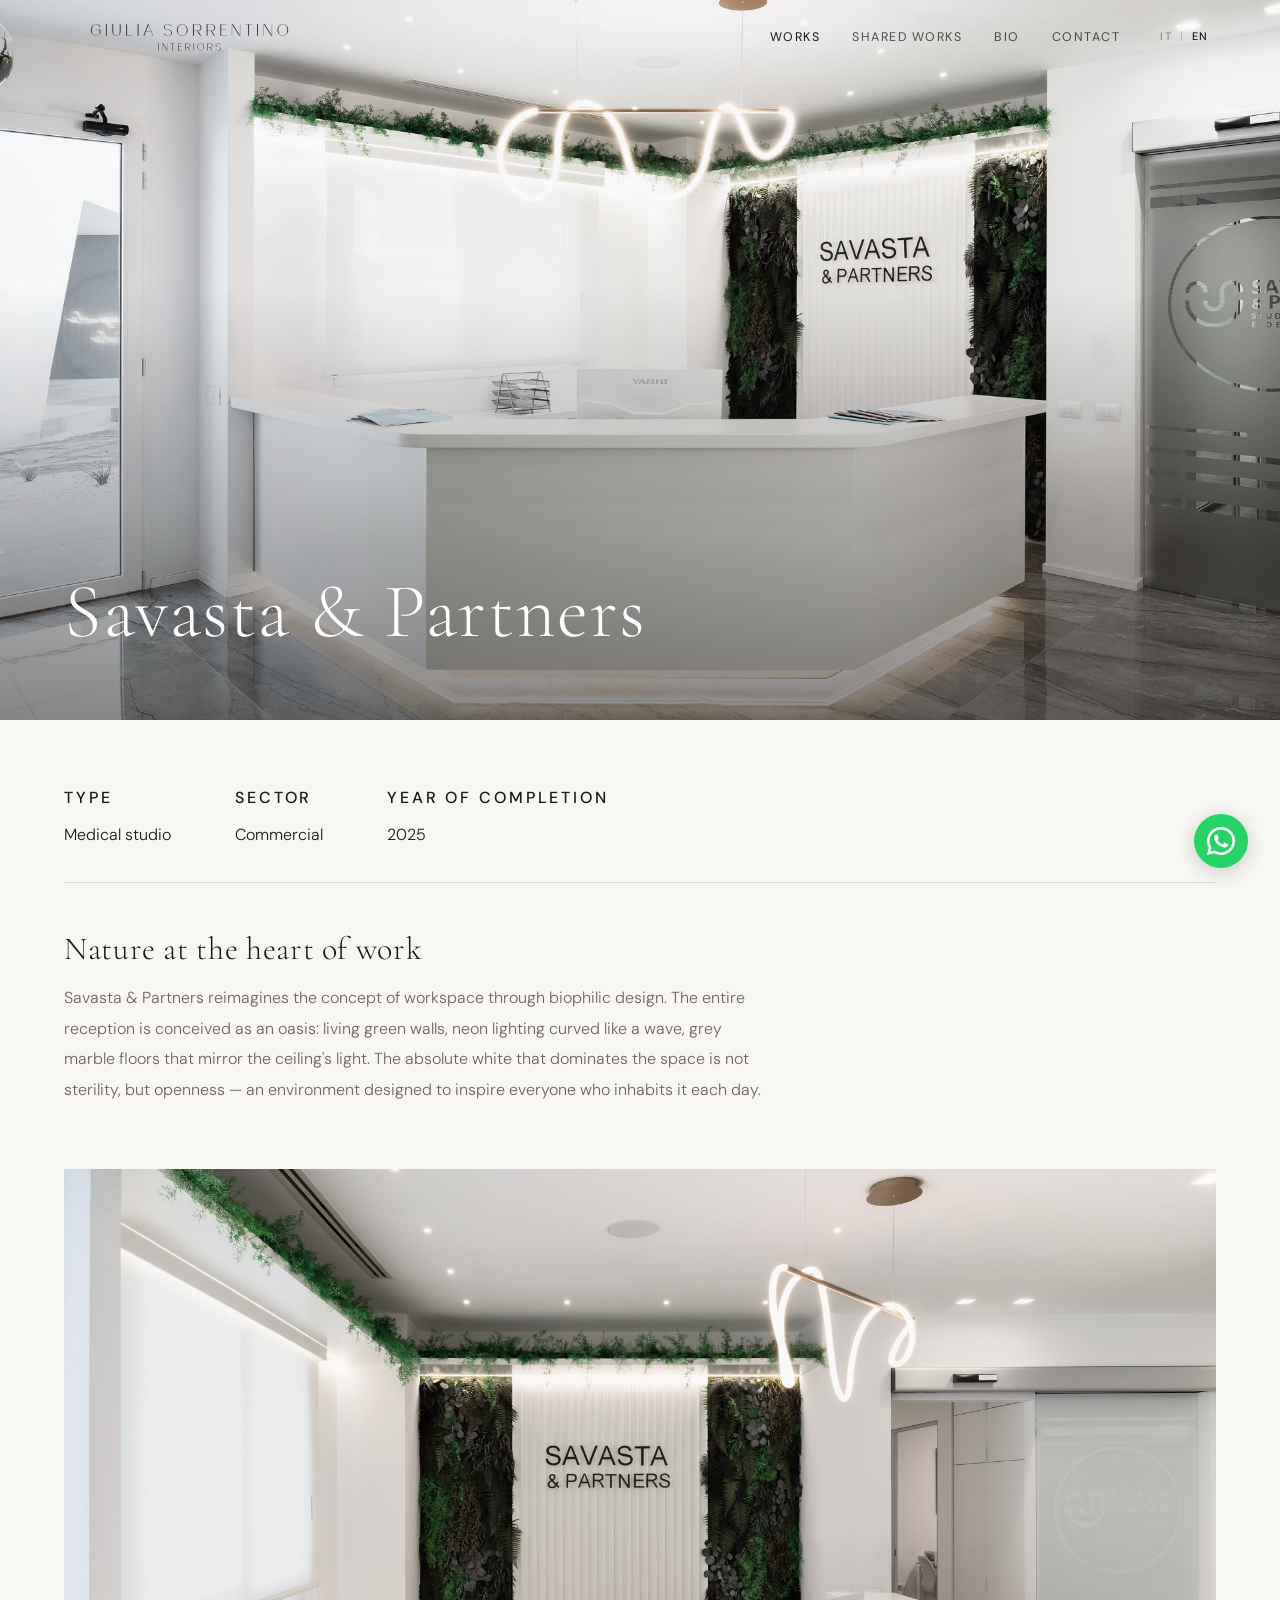
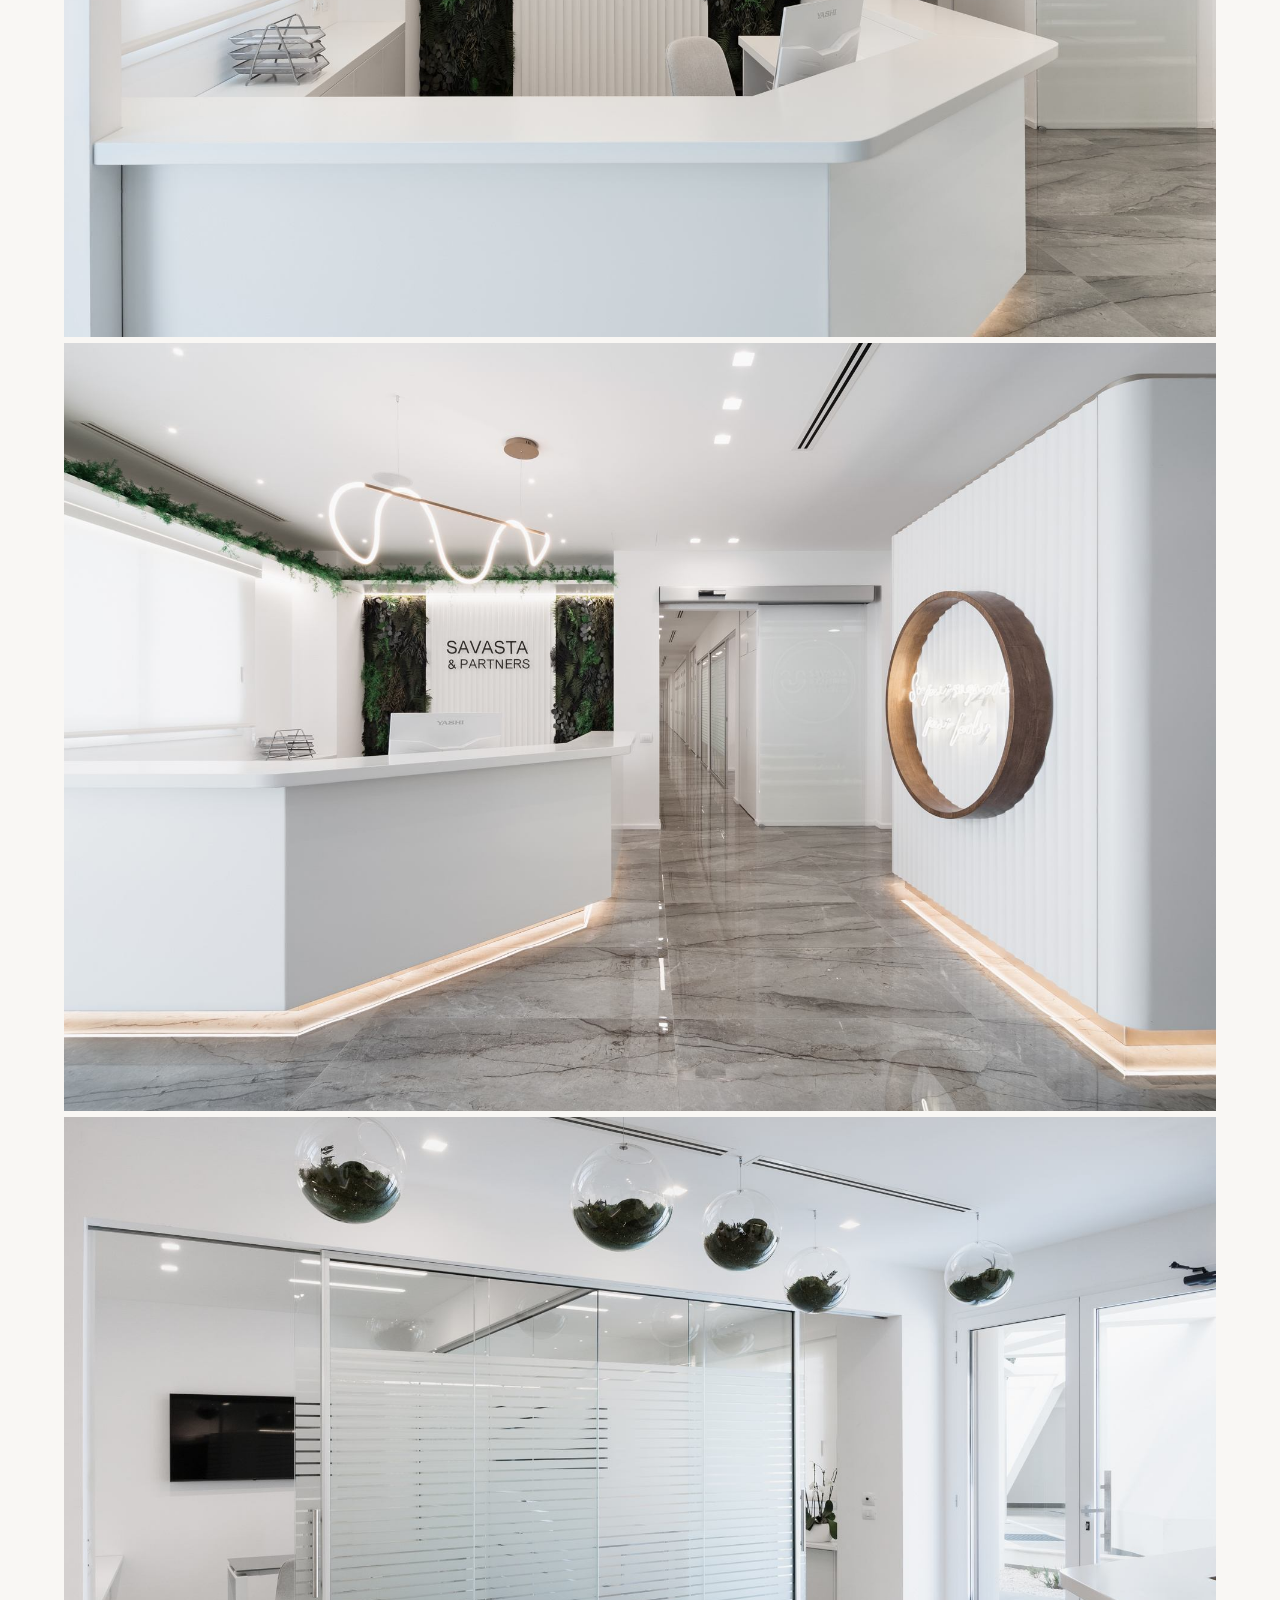
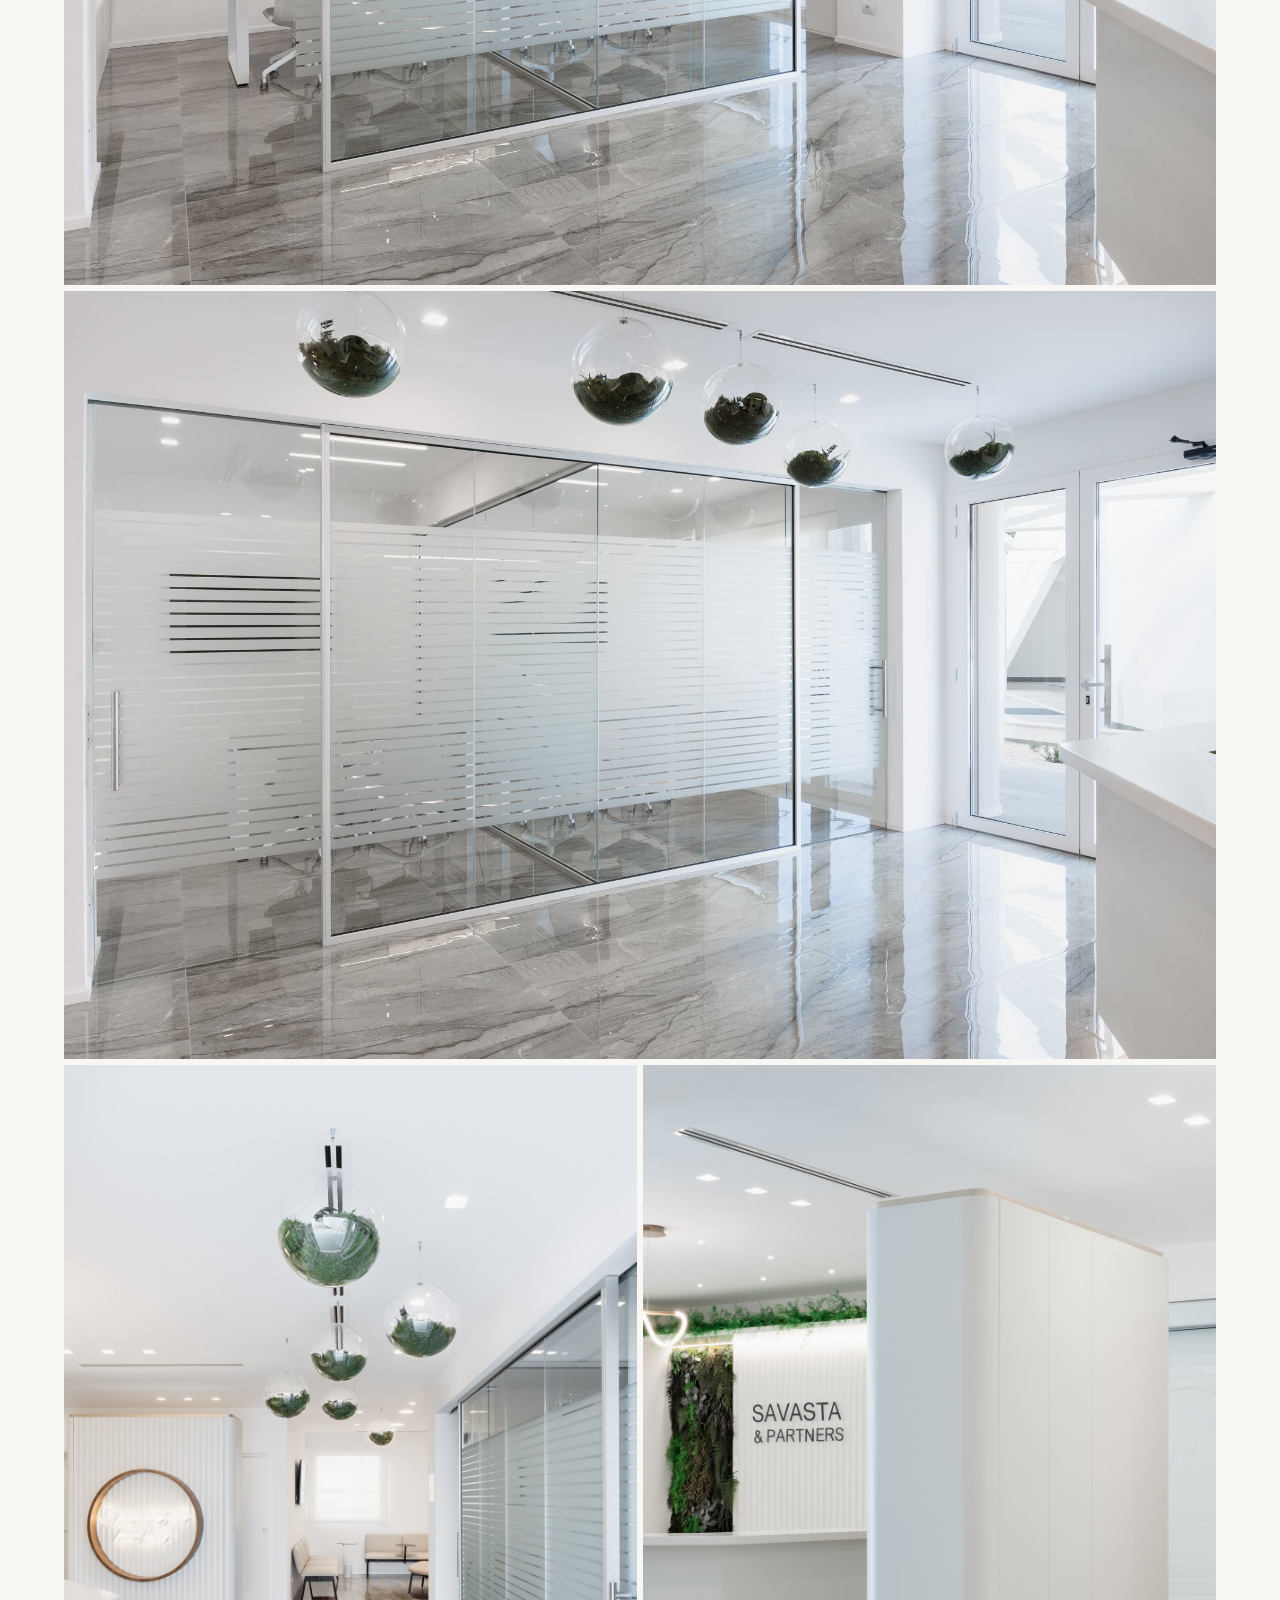
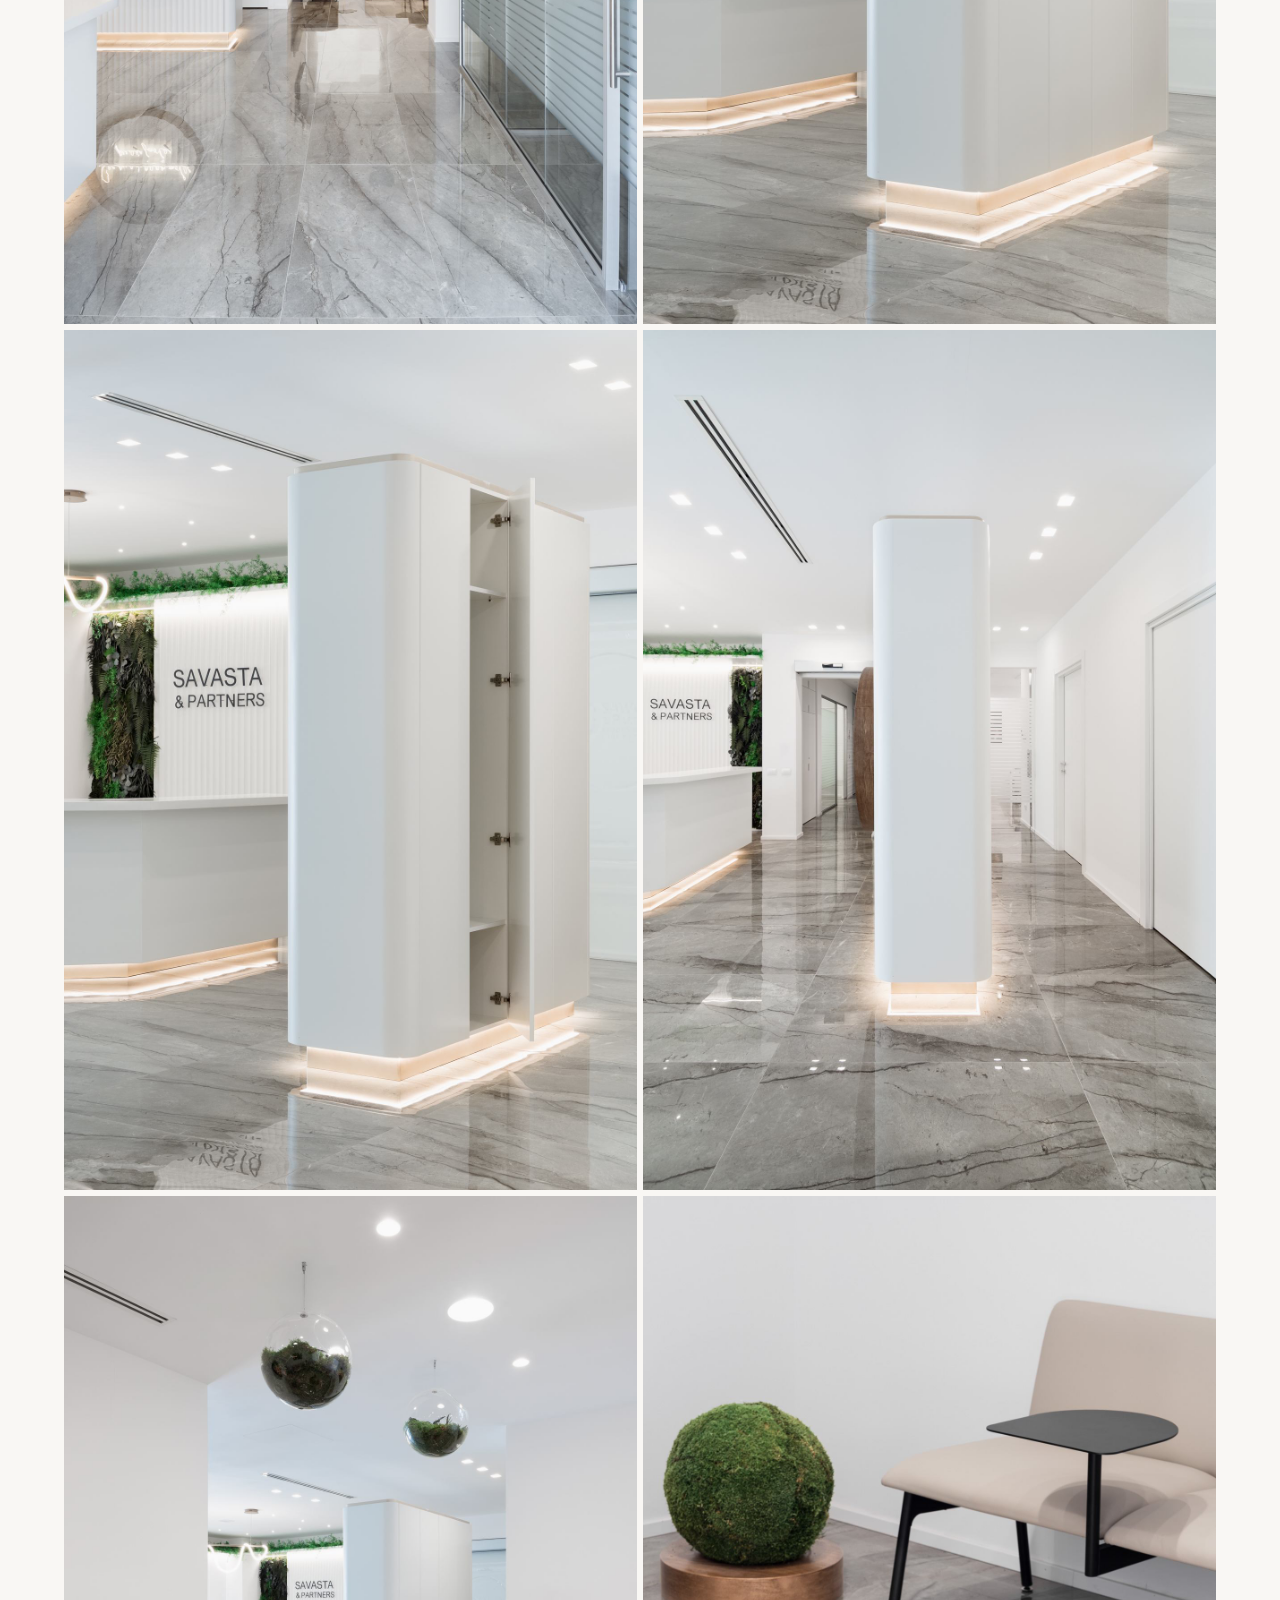
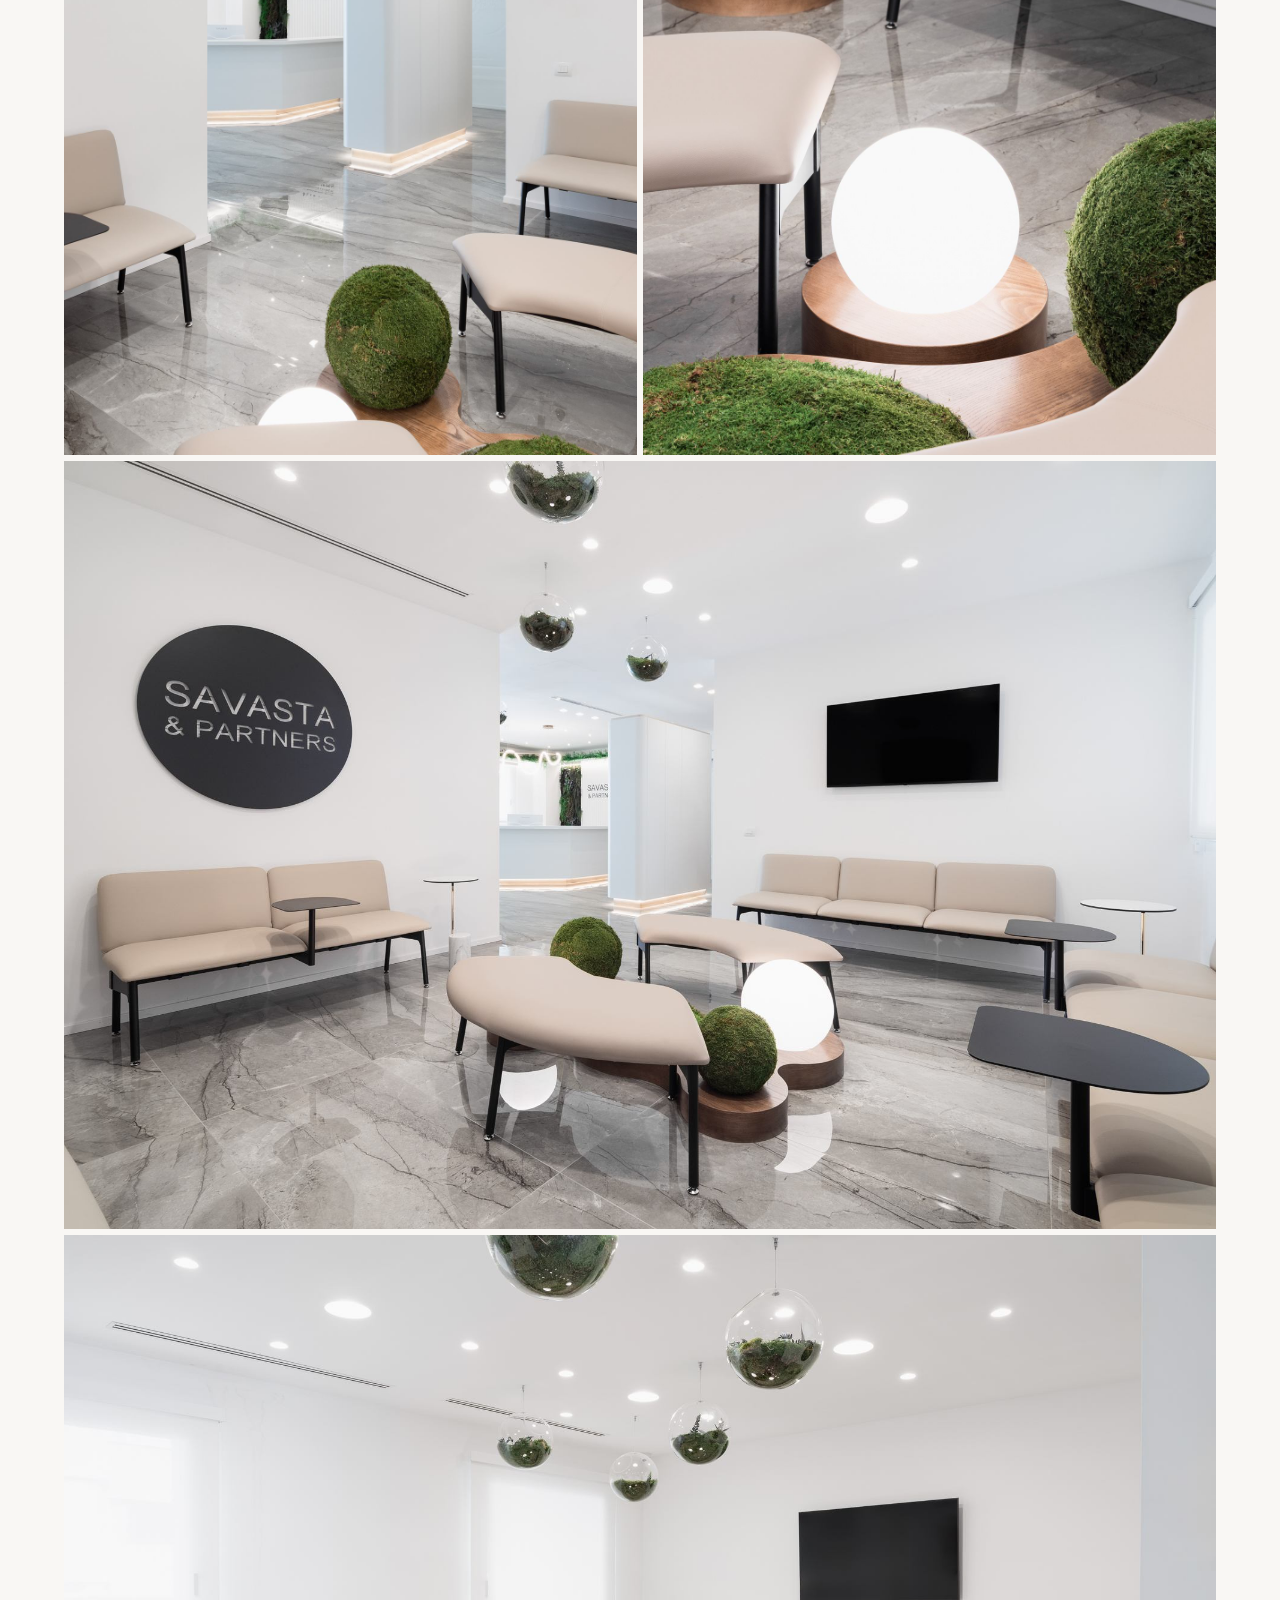
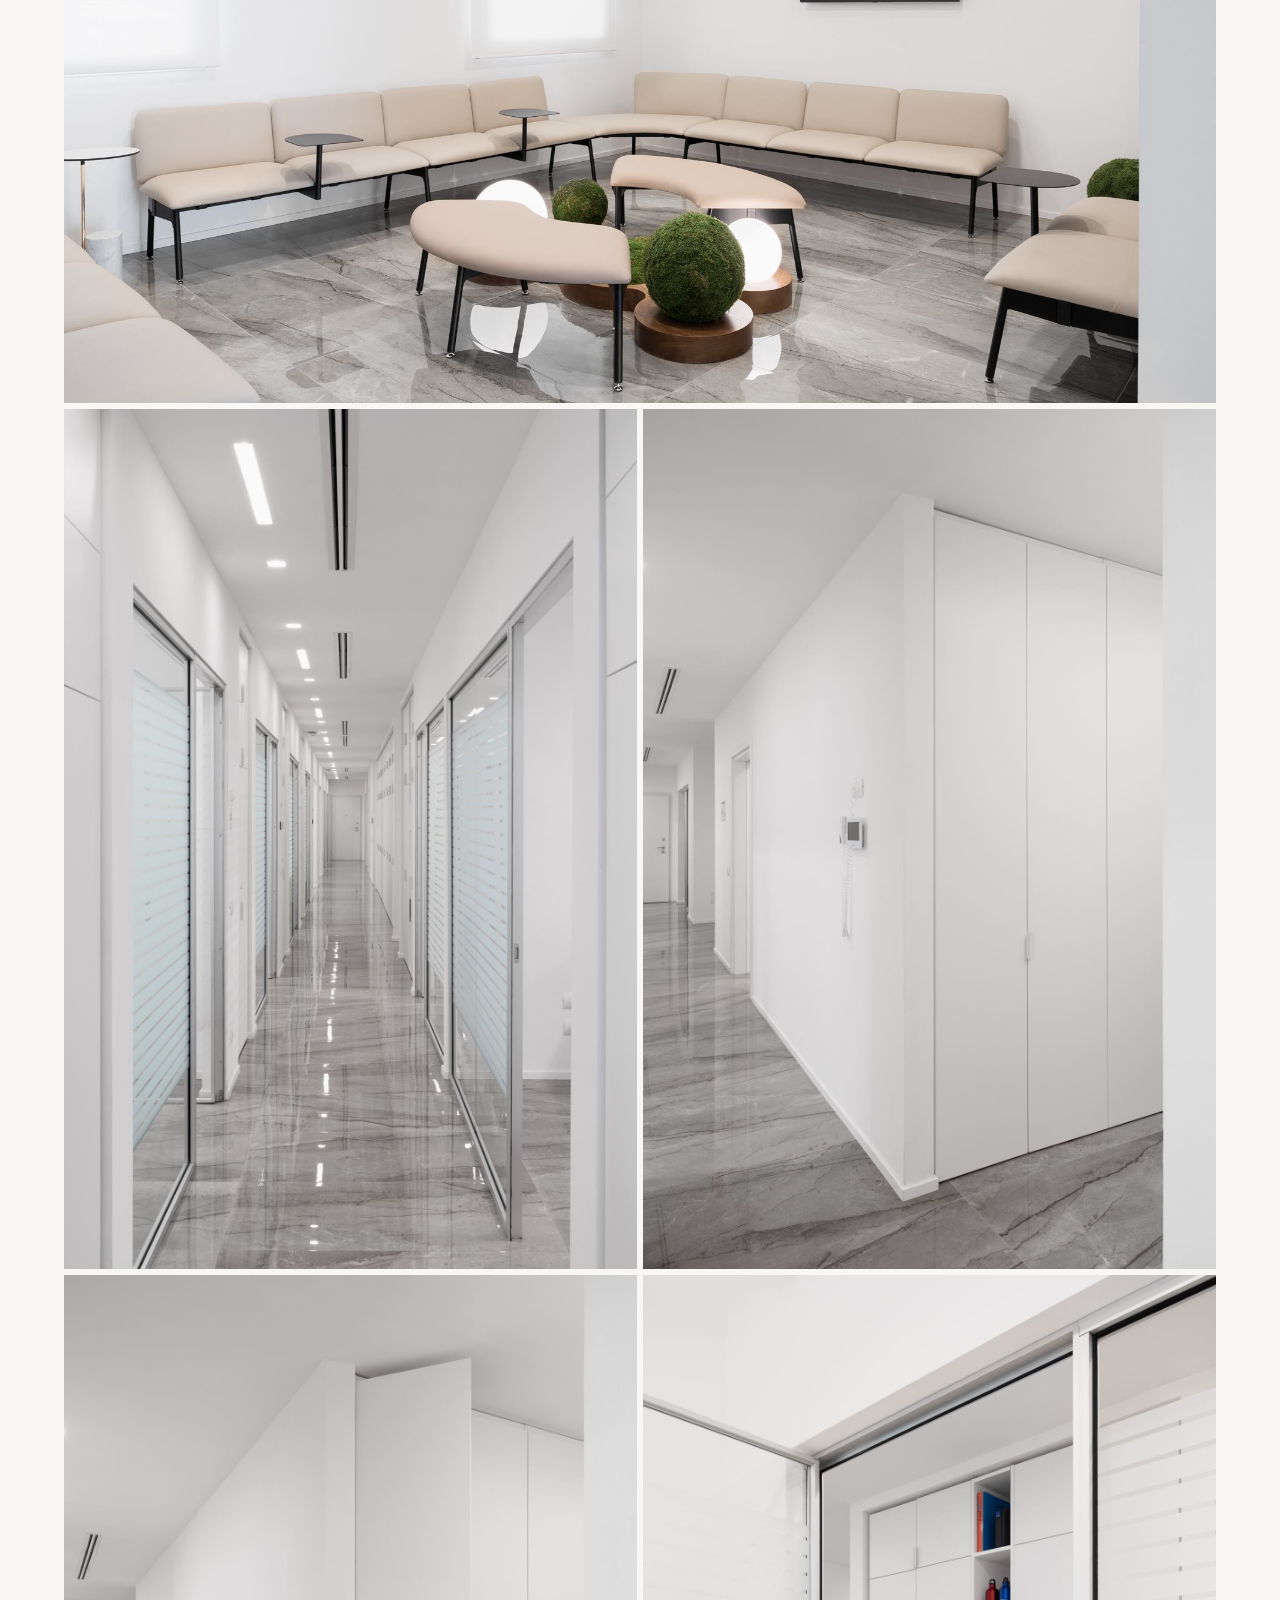
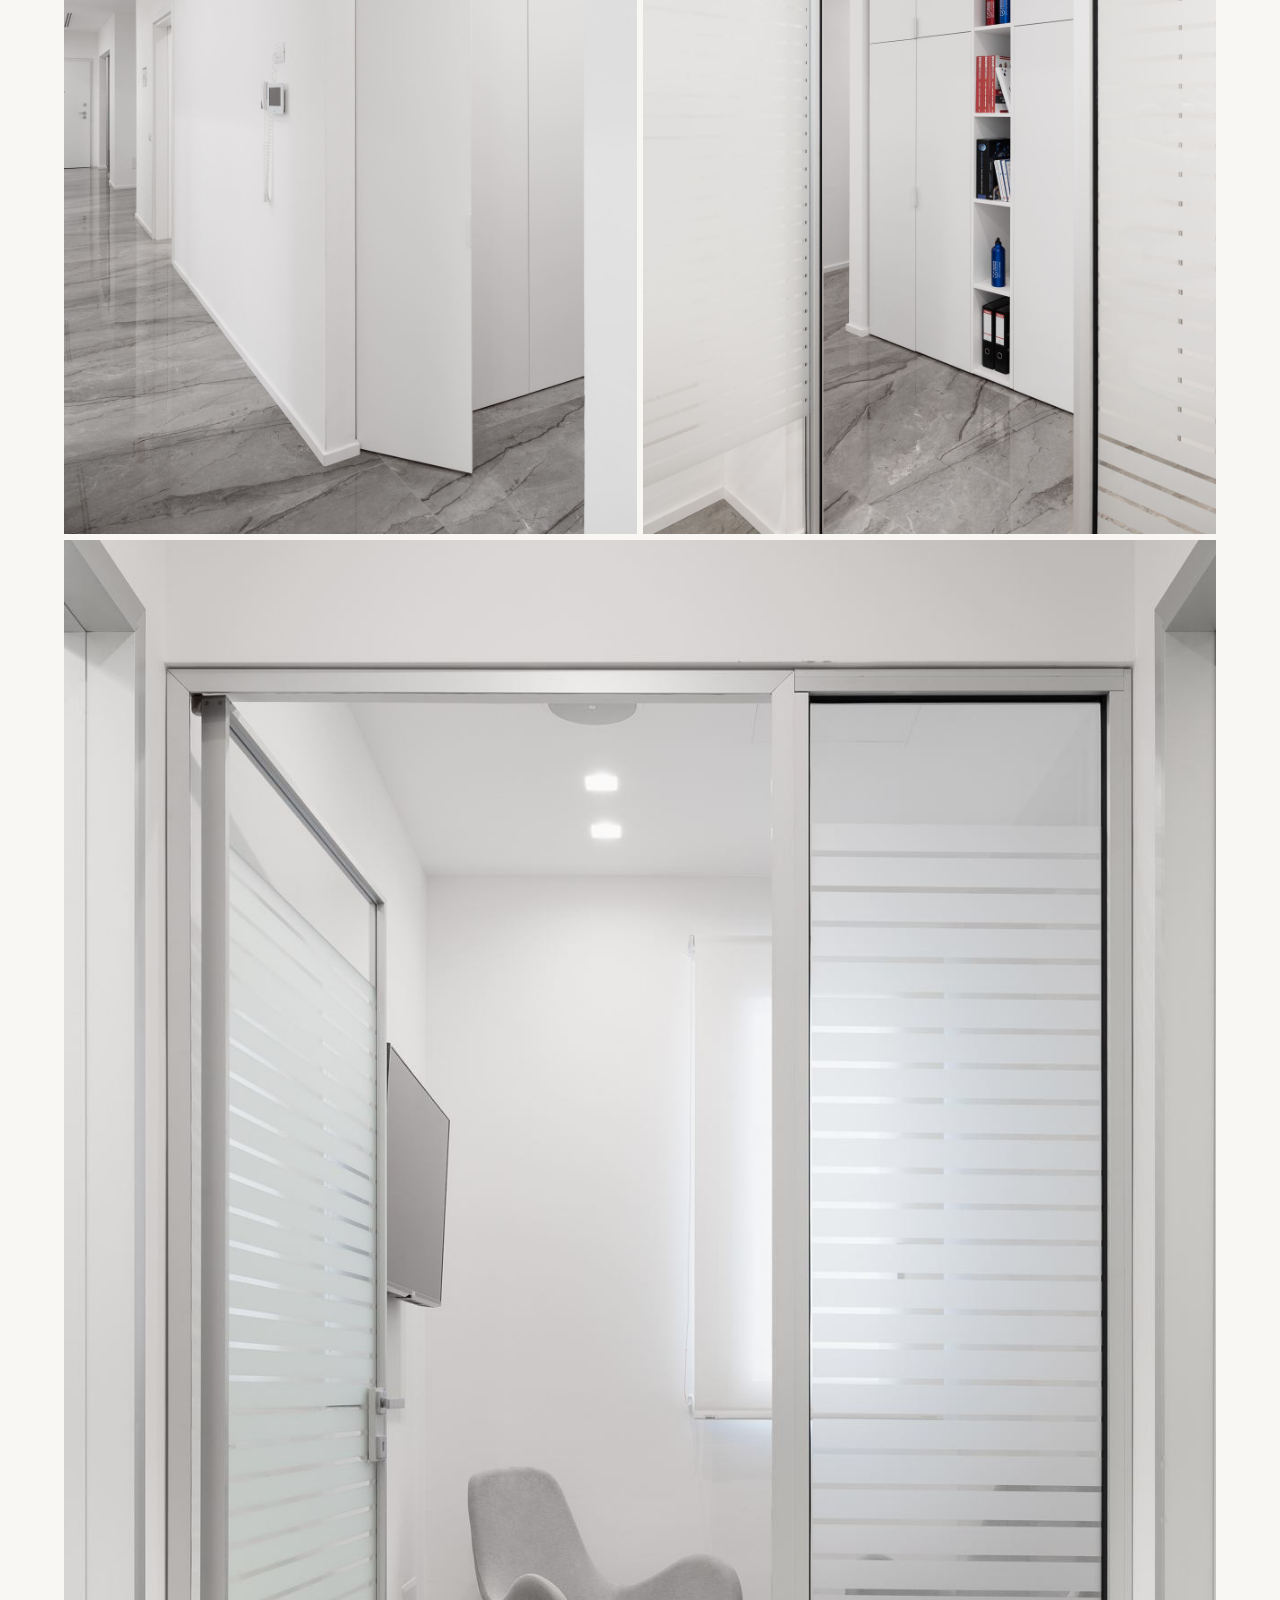
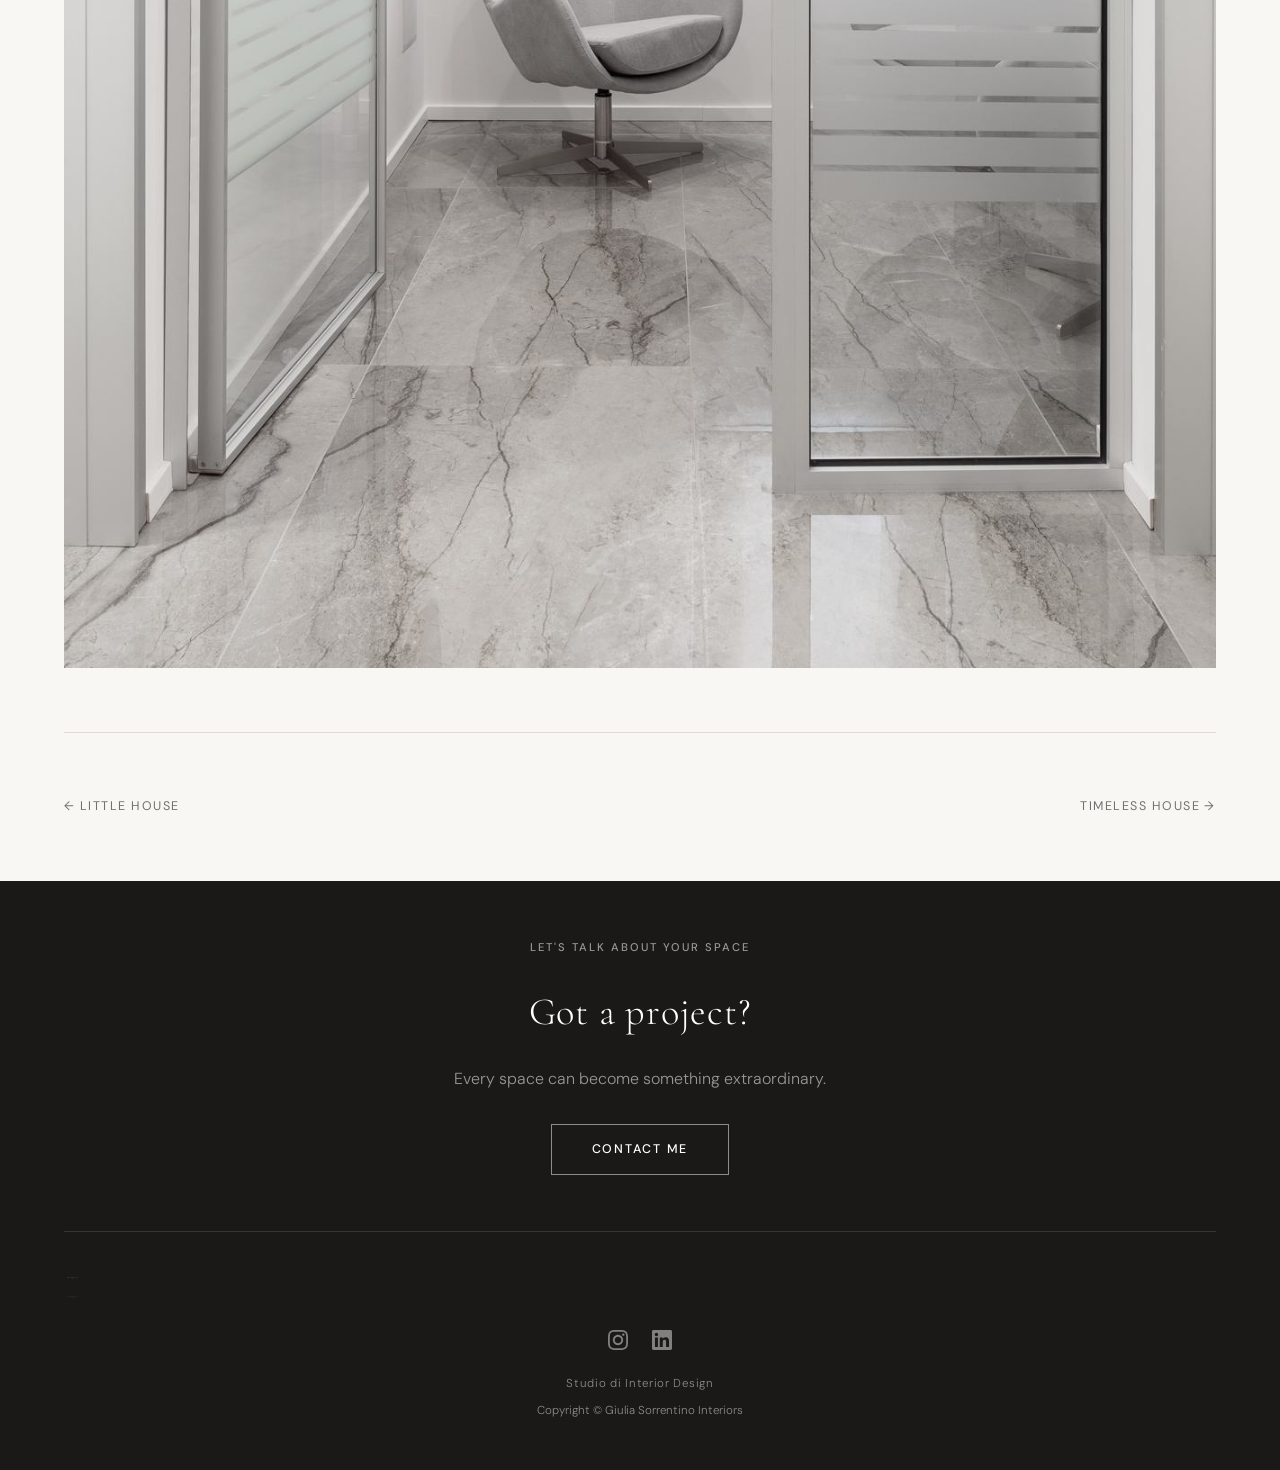
<file: projects/savasta-partners.html>
﻿<!DOCTYPE html>
<html lang="it">
<head>
  <meta charset="UTF-8" />
  <meta name="viewport" content="width=device-width, initial-scale=1.0" />
  <title>Savasta &amp; Partners — Giulia Sorrentino Interiors</title>
  <meta name="description" content="Savasta & Partners: ufficio commerciale con design biofiliare. Bianco, verde e luce per un ambiente di lavoro che ispira." />
  <link rel="icon" type="image/svg+xml" href="../favicon.svg" />
  <link rel="preconnect" href="https://fonts.googleapis.com" />
  <link rel="preconnect" href="https://fonts.gstatic.com" crossorigin />
  <link rel="stylesheet" href="../css/style.css" />
</head>
<body>

  <nav class="nav scrolled">
    <a href="../index.html" class="nav__logo">
      <span class="nav__logo-name" data-i18n="nav.logo-name">Giulia Sorrentino</span>
      <span class="nav__logo-sub" data-i18n="nav.logo-sub">Interiors</span>
    </a>
    <ul class="nav__links">
      <li><a href="../index.html" class="active" data-i18n="nav.portfolio">Lavori</a></li>
      <li><a href="../lavori-condivisi.html" data-i18n="nav.shared">Lavori condivisi</a></li>
      <li><a href="../chi-sono.html" data-i18n="nav.about">Bio</a></li>
      <li><a href="../contatti.html" data-i18n="nav.contact">Contatti</a></li>
    </ul>
    <div class="lang-switcher">
      <button class="lang-switcher__btn" data-lang="it">IT</button>
      <span class="lang-switcher__sep"></span>
      <button class="lang-switcher__btn" data-lang="en">EN</button>
    </div>
    <button class="nav__hamburger" aria-label="Menu" aria-expanded="false">
      <span></span><span></span><span></span>
    </button>
  </nav>

  <div class="nav__mobile">
    <a href="../index.html" data-i18n="nav.portfolio">Lavori</a>
    <a href="../lavori-condivisi.html" data-i18n="nav.shared">Lavori condivisi</a>
    <a href="../chi-sono.html" data-i18n="nav.about">Bio</a>
    <a href="../contatti.html" data-i18n="nav.contact">Contatti</a>
    <div class="lang-switcher" style="margin-left:0; margin-top:1rem;">
      <button class="lang-switcher__btn" data-lang="it">IT</button>
      <span class="lang-switcher__sep"></span>
      <button class="lang-switcher__btn" data-lang="en">EN</button>
    </div>
  </div>

  <div class="project-hero">
    <img src="../images/savasta-partners/01.jpg" alt="Savasta & Partners — Ufficio" loading="eager" />
    <div class="project-hero__overlay">
      <h1 class="project-hero__title">Savasta &amp; Partners</h1>
    </div>
  </div>

  <div class="container">
    <div class="project-info fade-in">
      <div class="project-info__item">
        <p class="label" data-i18n="project.type">Tipologia</p>
        <p data-i18n="savasta.type">Studio medico</p>
      </div>
      <div class="project-info__item">
        <p class="label" data-i18n="project.sector">Settore</p>
        <p data-i18n="savasta.sector">Commerciale</p>
      </div>
      <div class="project-info__item">
        <p class="label" data-i18n="project.year">Anno di realizzazione</p>
        <p data-i18n="savasta.year">2025</p>
      </div>
    </div>

    <div class="project-desc fade-in">
      <h3 data-i18n="savasta.h3">La natura al centro del lavoro</h3>
      <p data-i18n="savasta.desc">Savasta &amp; Partners è un progetto che reinterpreta il concetto di spazio lavorativo attraverso il design biofiliare. L'intera reception è pensata come un'oasi: pareti vegetali vive, illuminazione a neon curvata come un'onda, pavimenti in marmo grigio che rispecchiano la luce del soffitto. Il bianco assoluto che domina lo spazio non è sterilità, ma apertura mentale — un ambiente pensato per ispirare chi lo abita ogni giorno.</p>
    </div>
  </div>

  <div class="container">
    <div class="project-gallery-auto">
      <img src="../images/savasta-partners/02.jpg" alt="Savasta &amp; Partners" loading="lazy" data-orient="landscape" />
      <img src="../images/savasta-partners/03.jpg" alt="Savasta &amp; Partners" loading="lazy" data-orient="landscape" />
      <img src="../images/savasta-partners/04.jpg" alt="Savasta &amp; Partners" loading="lazy" data-orient="landscape" />
      <img src="../images/savasta-partners/05.jpg" alt="Savasta &amp; Partners" loading="lazy" data-orient="landscape" />
      <img src="../images/savasta-partners/06.jpg" alt="Savasta &amp; Partners" loading="lazy" data-orient="portrait" />
      <img src="../images/savasta-partners/07.jpg" alt="Savasta &amp; Partners" loading="lazy" data-orient="portrait" />
      <img src="../images/savasta-partners/08.jpg" alt="Savasta &amp; Partners" loading="lazy" data-orient="portrait" />
      <img src="../images/savasta-partners/09.jpg" alt="Savasta &amp; Partners" loading="lazy" data-orient="portrait" />
      <img src="../images/savasta-partners/10.jpg" alt="Savasta &amp; Partners" loading="lazy" data-orient="portrait" />
      <img src="../images/savasta-partners/11.jpg" alt="Savasta &amp; Partners" loading="lazy" data-orient="portrait" />
      <img src="../images/savasta-partners/12.jpg" alt="Savasta &amp; Partners" loading="lazy" data-orient="landscape" />
      <img src="../images/savasta-partners/13.jpg" alt="Savasta &amp; Partners" loading="lazy" data-orient="landscape" />
      <img src="../images/savasta-partners/14.jpg" alt="Savasta &amp; Partners" loading="lazy" data-orient="portrait" />
      <img src="../images/savasta-partners/15.jpg" alt="Savasta &amp; Partners" loading="lazy" data-orient="portrait" />
      <img src="../images/savasta-partners/16.jpg" alt="Savasta &amp; Partners" loading="lazy" data-orient="portrait" />
      <img src="../images/savasta-partners/17.jpg" alt="Savasta &amp; Partners" loading="lazy" data-orient="portrait" />
      <img src="../images/savasta-partners/18.jpg" alt="Savasta &amp; Partners" loading="lazy" data-orient="portrait" />
    </div>

    <div class="project-nav">
      <a href="little-house.html" data-i18n="savasta.prev">&larr; Little House</a>
      <a href="timeless-house.html" data-i18n="savasta.next">Timeless House &rarr;</a>
    </div>
  </div>

  <footer class="footer">
    <div class="container">
      <div class="footer__cta">
        <p class="label" data-i18n="footer.cta.label">Parliamo del tuo spazio</p>
        <h3 data-i18n="footer.cta.h3">Hai un progetto?</h3>
        <p class="footer__cta__desc" data-i18n="footer.cta.desc">Ogni ambiente può diventare qualcosa di straordinario.</p>
        <a href="../contatti.html" class="btn btn--light" data-i18n="footer.cta.btn">Contattami</a>
      </div>
        <div class="footer__inner">
        <a href="../index.html" class="footer__logo">
          <img src="../images/logo-footer.svg" class="footer__logo-img" alt="Giulia Sorrentino Interiors" />
        </a>
        <div class="footer__social">
          <a href="https://instagram.com/giuliasorrentino_interiors" target="_blank" rel="noopener noreferrer" aria-label="Instagram"><svg width="20" height="20" viewBox="0 0 24 24" fill="currentColor" xmlns="http://www.w3.org/2000/svg"><path d="M12 2.163c3.204 0 3.584.012 4.85.07 3.252.148 4.771 1.691 4.919 4.919.058 1.265.069 1.645.069 4.849 0 3.205-.012 3.584-.069 4.849-.149 3.225-1.664 4.771-4.919 4.919-1.266.058-1.644.07-4.85.07-3.204 0-3.584-.012-4.849-.07-3.26-.149-4.771-1.699-4.919-4.92-.058-1.265-.07-1.644-.07-4.849 0-3.204.013-3.583.07-4.849.149-3.227 1.664-4.771 4.919-4.919 1.266-.057 1.645-.069 4.849-.069zm0-2.163c-3.259 0-3.667.014-4.947.072-4.358.2-6.78 2.618-6.98 6.98-.059 1.281-.073 1.689-.073 4.948 0 3.259.014 3.668.072 4.948.2 4.358 2.618 6.78 6.98 6.98 1.281.058 1.689.072 4.948.072 3.259 0 3.668-.014 4.948-.072 4.354-.2 6.782-2.618 6.979-6.98.059-1.28.073-1.689.073-4.948 0-3.259-.014-3.667-.072-4.947-.196-4.354-2.617-6.78-6.979-6.98-1.281-.059-1.69-.073-4.949-.073zm0 5.838c-3.403 0-6.162 2.759-6.162 6.162s2.759 6.163 6.162 6.163 6.162-2.759 6.162-6.163c0-3.403-2.759-6.162-6.162-6.162zm0 10.162c-2.209 0-4-1.79-4-4 0-2.209 1.791-4 4-4s4 1.791 4 4c0 2.21-1.791 4-4 4zm6.406-11.845c-.796 0-1.441.645-1.441 1.44s.645 1.44 1.441 1.44c.795 0 1.439-.645 1.439-1.44s-.644-1.44-1.439-1.44z"/></svg></a>
          <a href="https://it.linkedin.com/in/giulia-sorrentino-34136b1b0" target="_blank" rel="noopener noreferrer" aria-label="LinkedIn"><svg width="20" height="20" viewBox="0 0 24 24" fill="currentColor" xmlns="http://www.w3.org/2000/svg"><path d="M20.447 20.452h-3.554v-5.569c0-1.328-.027-3.037-1.852-3.037-1.853 0-2.136 1.445-2.136 2.939v5.667H9.351V9h3.414v1.561h.046c.477-.9 1.637-1.85 3.37-1.85 3.601 0 4.267 2.37 4.267 5.455v6.286zM5.337 7.433c-1.144 0-2.063-.926-2.063-2.065 0-1.138.92-2.063 2.063-2.063 1.14 0 2.064.925 2.064 2.063 0 1.139-.925 2.065-2.064 2.065zm1.782 13.019H3.555V9h3.564v11.452zM22.225 0H1.771C.792 0 0 .774 0 1.729v20.542C0 23.227.792 24 1.771 24h20.451C23.2 24 24 23.227 24 22.271V1.729C24 .774 23.2 0 22.222 0h.003z"/></svg></a>
        </div>
        <p class="footer__tagline">Studio di Interior Design</p>
        <p class="footer__copy" data-i18n="footer.copy">&copy; 2024 Giulia Sorrentino Interiors. Tutti i diritti riservati.</p>
      </div>
    </div>
  </footer>

  <a href="https://wa.me/393406487121" class="whatsapp-fab" target="_blank" rel="noopener noreferrer" aria-label="Contatta su WhatsApp">
    <svg viewBox="0 0 24 24" xmlns="http://www.w3.org/2000/svg" aria-hidden="true"><path d="M17.472 14.382c-.297-.149-1.758-.867-2.03-.967-.273-.099-.471-.148-.67.15-.197.297-.767.966-.94 1.164-.173.199-.347.223-.644.075-.297-.15-1.255-.463-2.39-1.475-.883-.788-1.48-1.761-1.653-2.059-.173-.297-.018-.458.13-.606.134-.133.298-.347.446-.52.149-.174.198-.298.298-.497.099-.198.05-.371-.025-.52-.075-.149-.669-1.612-.916-2.207-.242-.579-.487-.5-.669-.51-.173-.008-.371-.01-.57-.01-.198 0-.52.074-.792.372-.272.297-1.04 1.016-1.04 2.479 0 1.462 1.065 2.875 1.213 3.074.149.198 2.096 3.2 5.077 4.487.709.306 1.262.489 1.694.625.712.227 1.36.195 1.871.118.571-.085 1.758-.719 2.006-1.413.248-.694.248-1.289.173-1.413-.074-.124-.272-.198-.57-.347z"/><path d="M12 0C5.373 0 0 5.373 0 12c0 2.124.558 4.12 1.535 5.845L0 24l6.335-1.509A11.954 11.954 0 0012 24c6.627 0 12-5.373 12-12S18.627 0 12 0zm0 21.818a9.818 9.818 0 01-5.017-1.377l-.36-.214-3.727.978.999-3.636-.234-.374A9.818 9.818 0 1112 21.818z"/></svg>
  </a>

  <script src="../js/main.js"></script>
  <script src="../js/i18n.js"></script>
  <script src="../js/gallery.js"></script>
  <script data-goatcounter="https://giuliasorrentino.goatcounter.com/count" async src="//gc.zgo.at/count.js"></script>
</body>
</html>
</file>
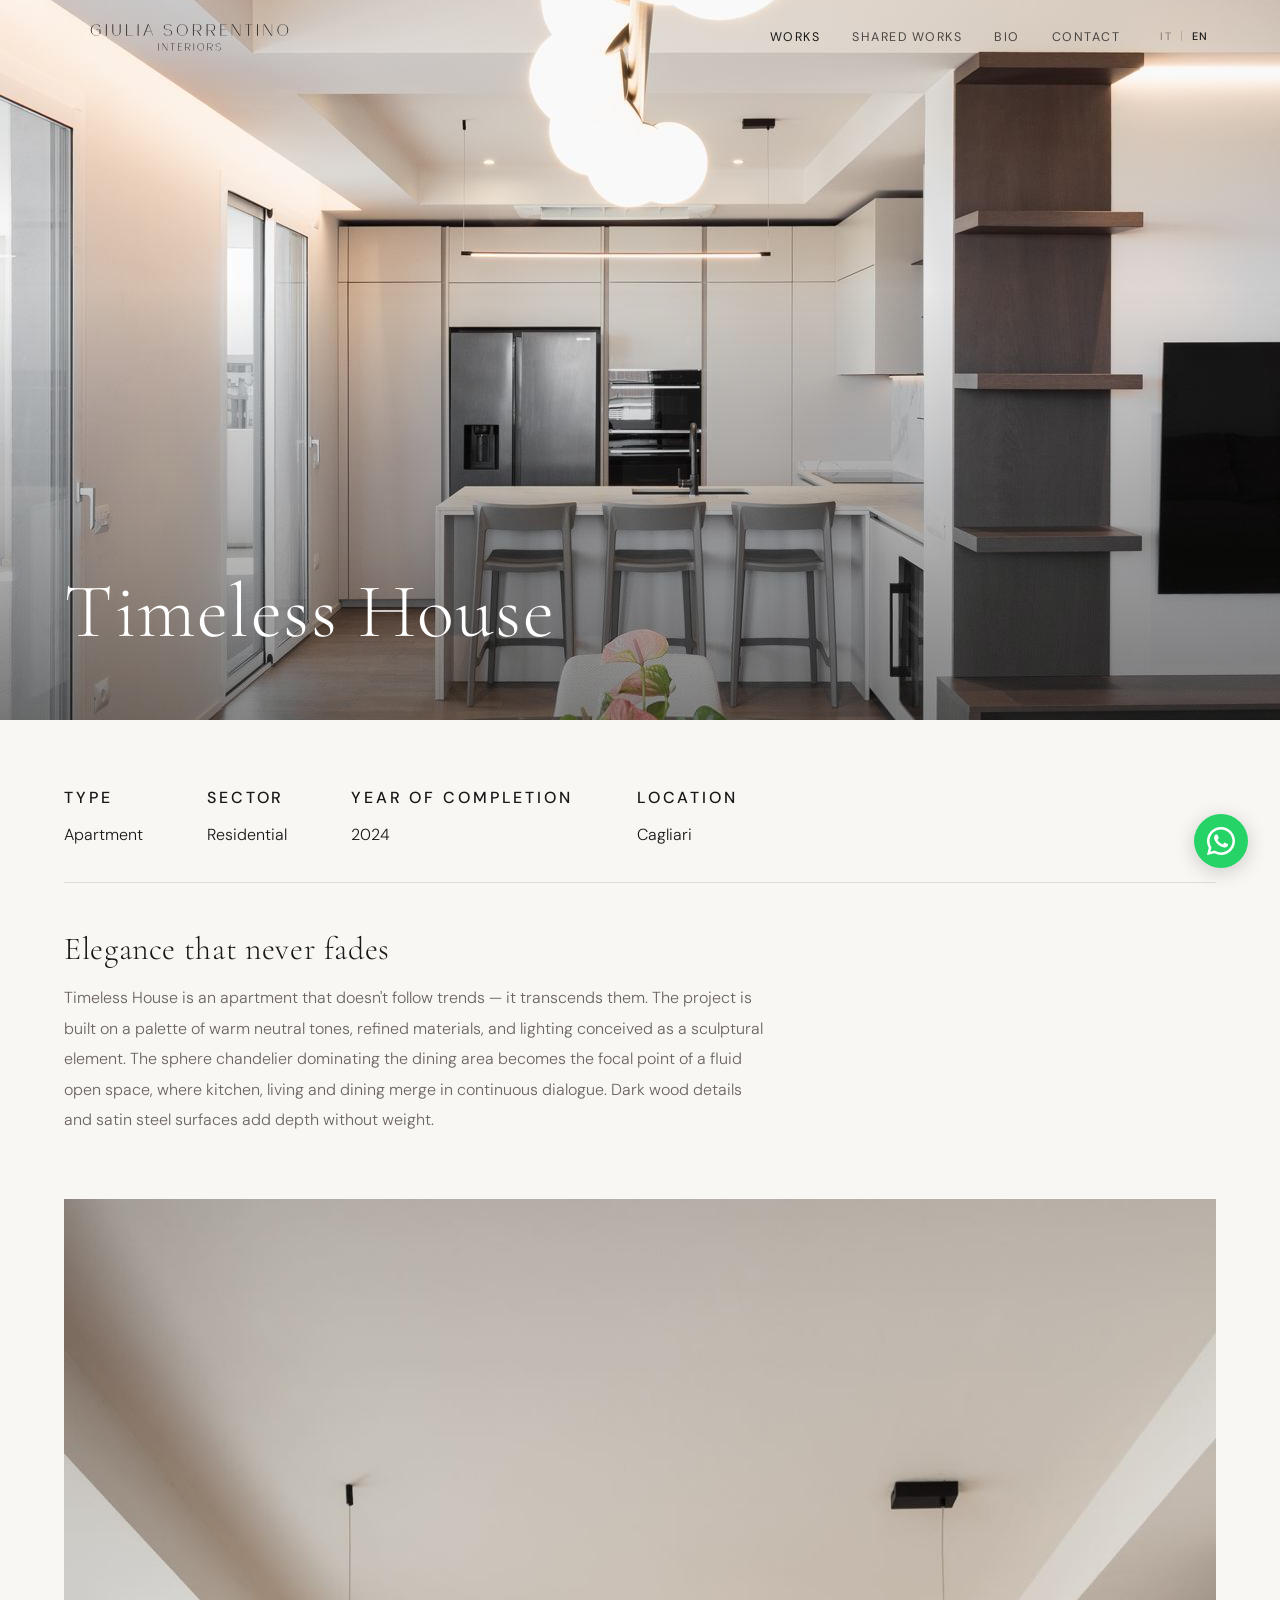
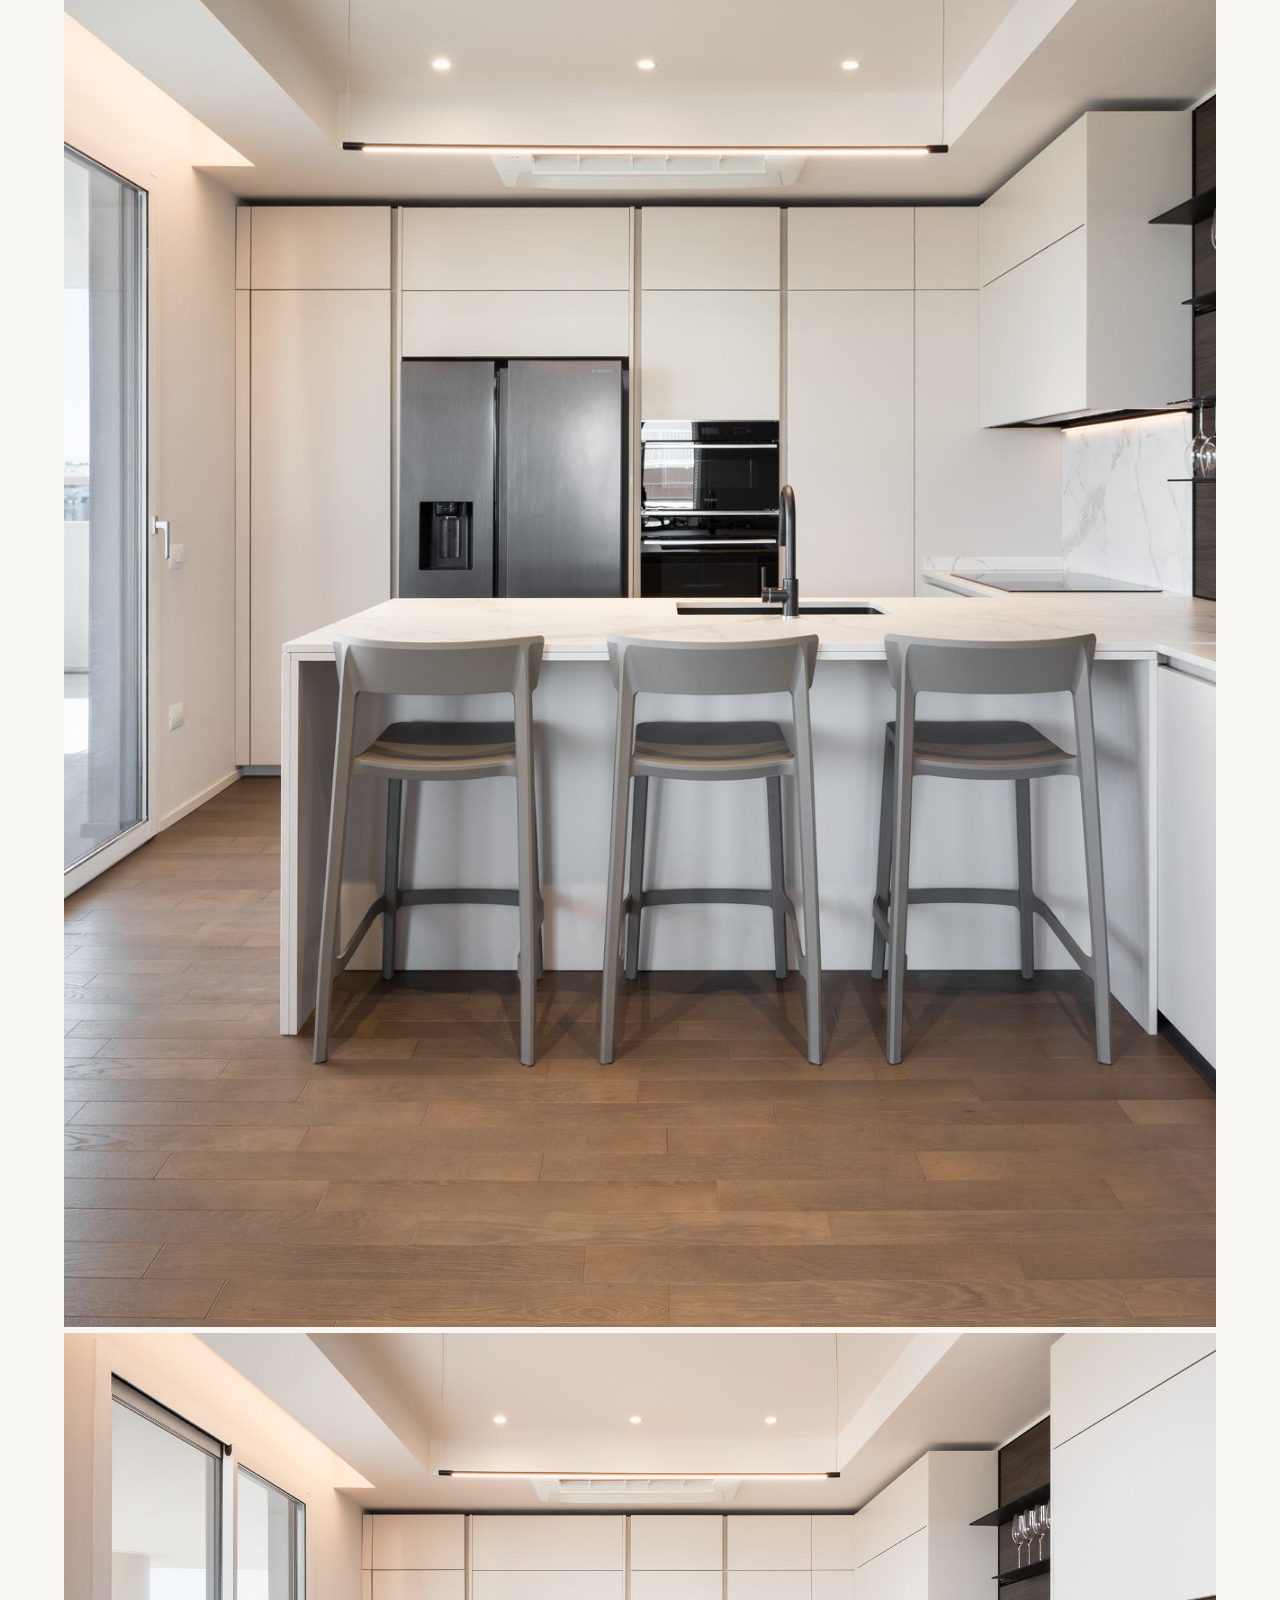
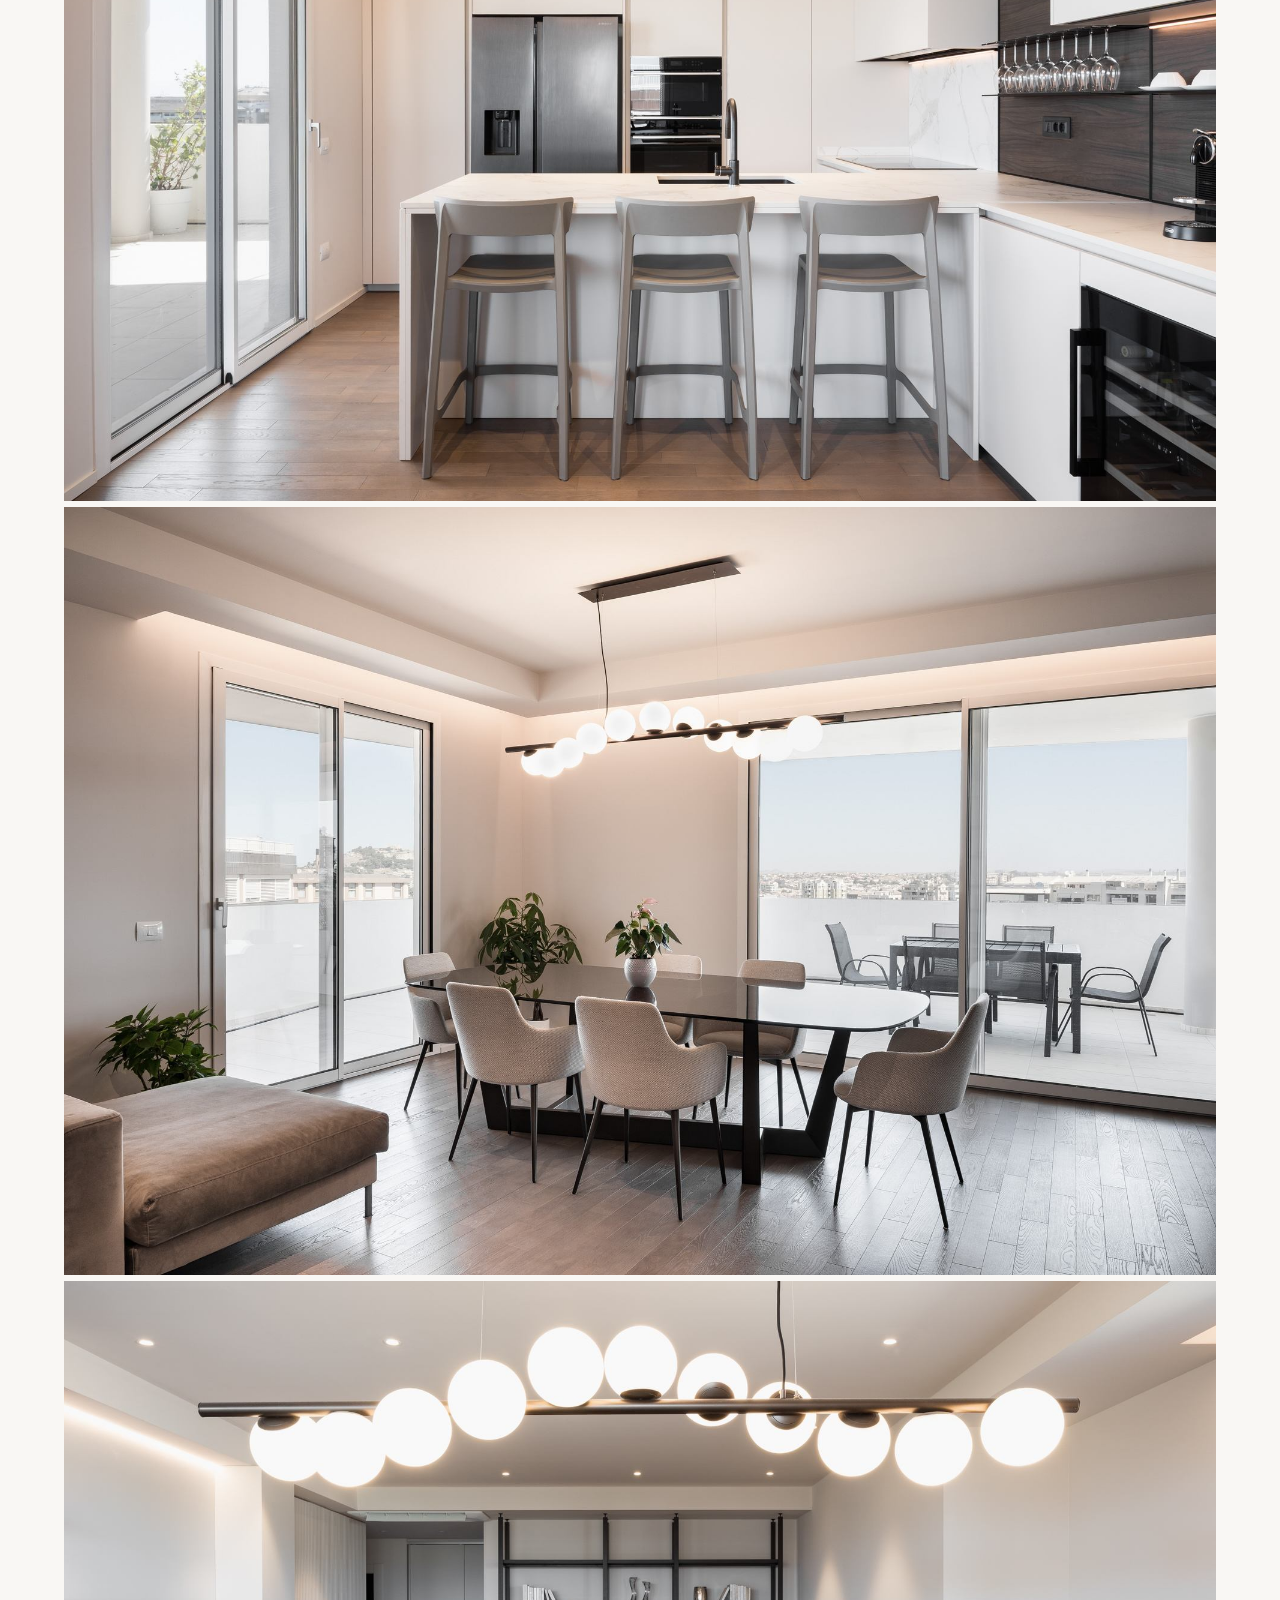
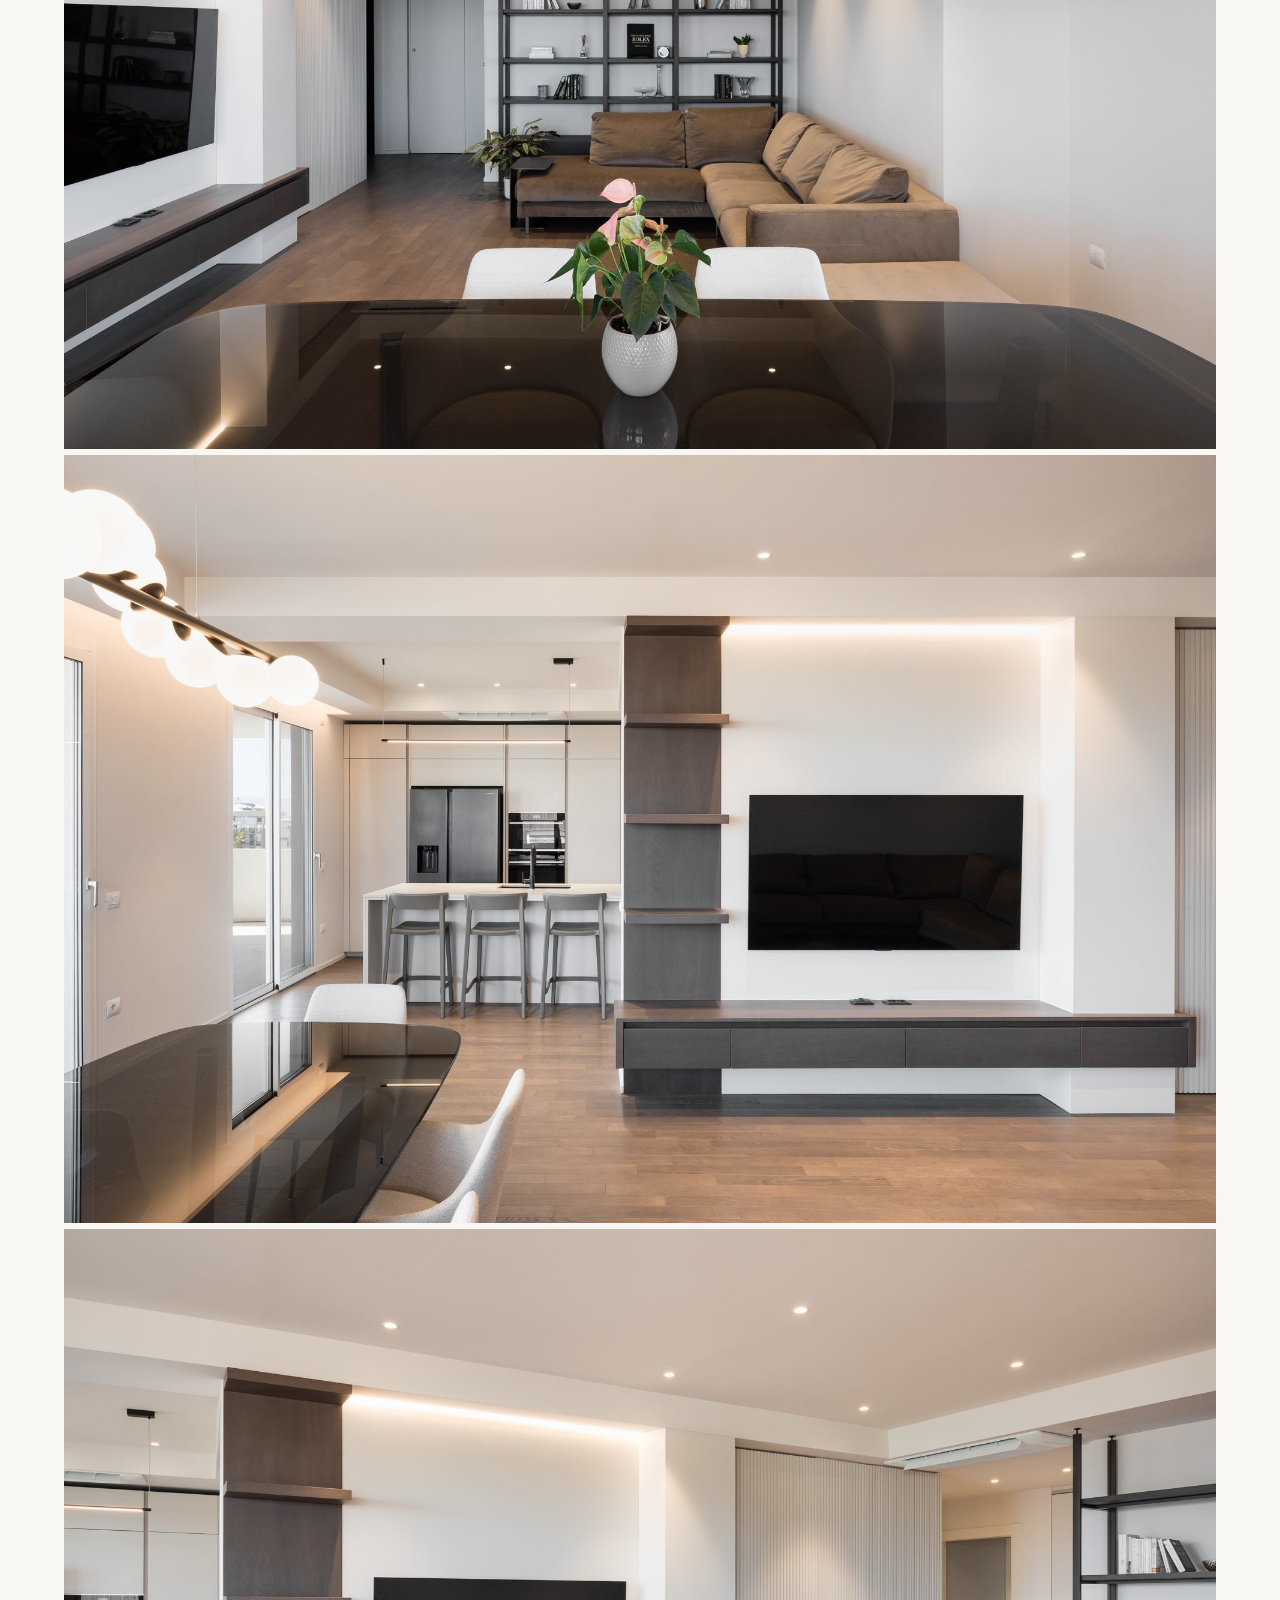
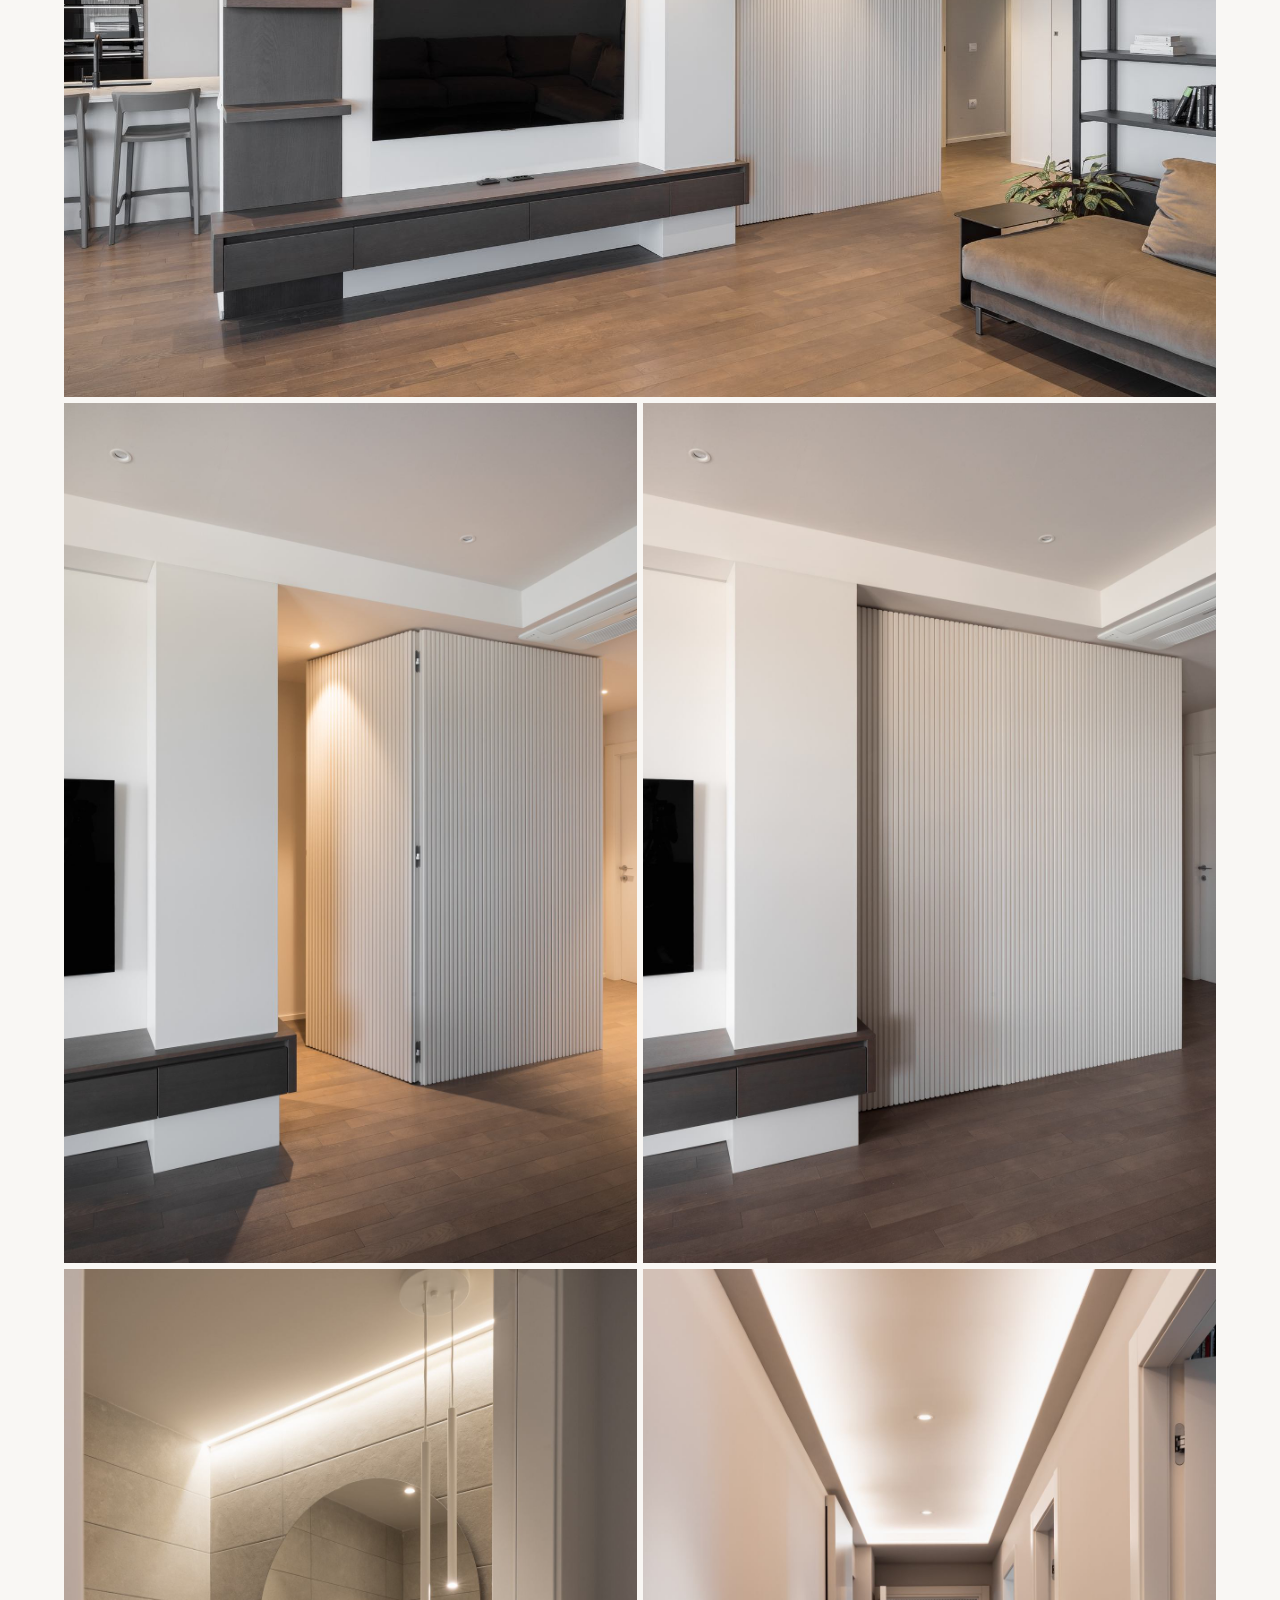
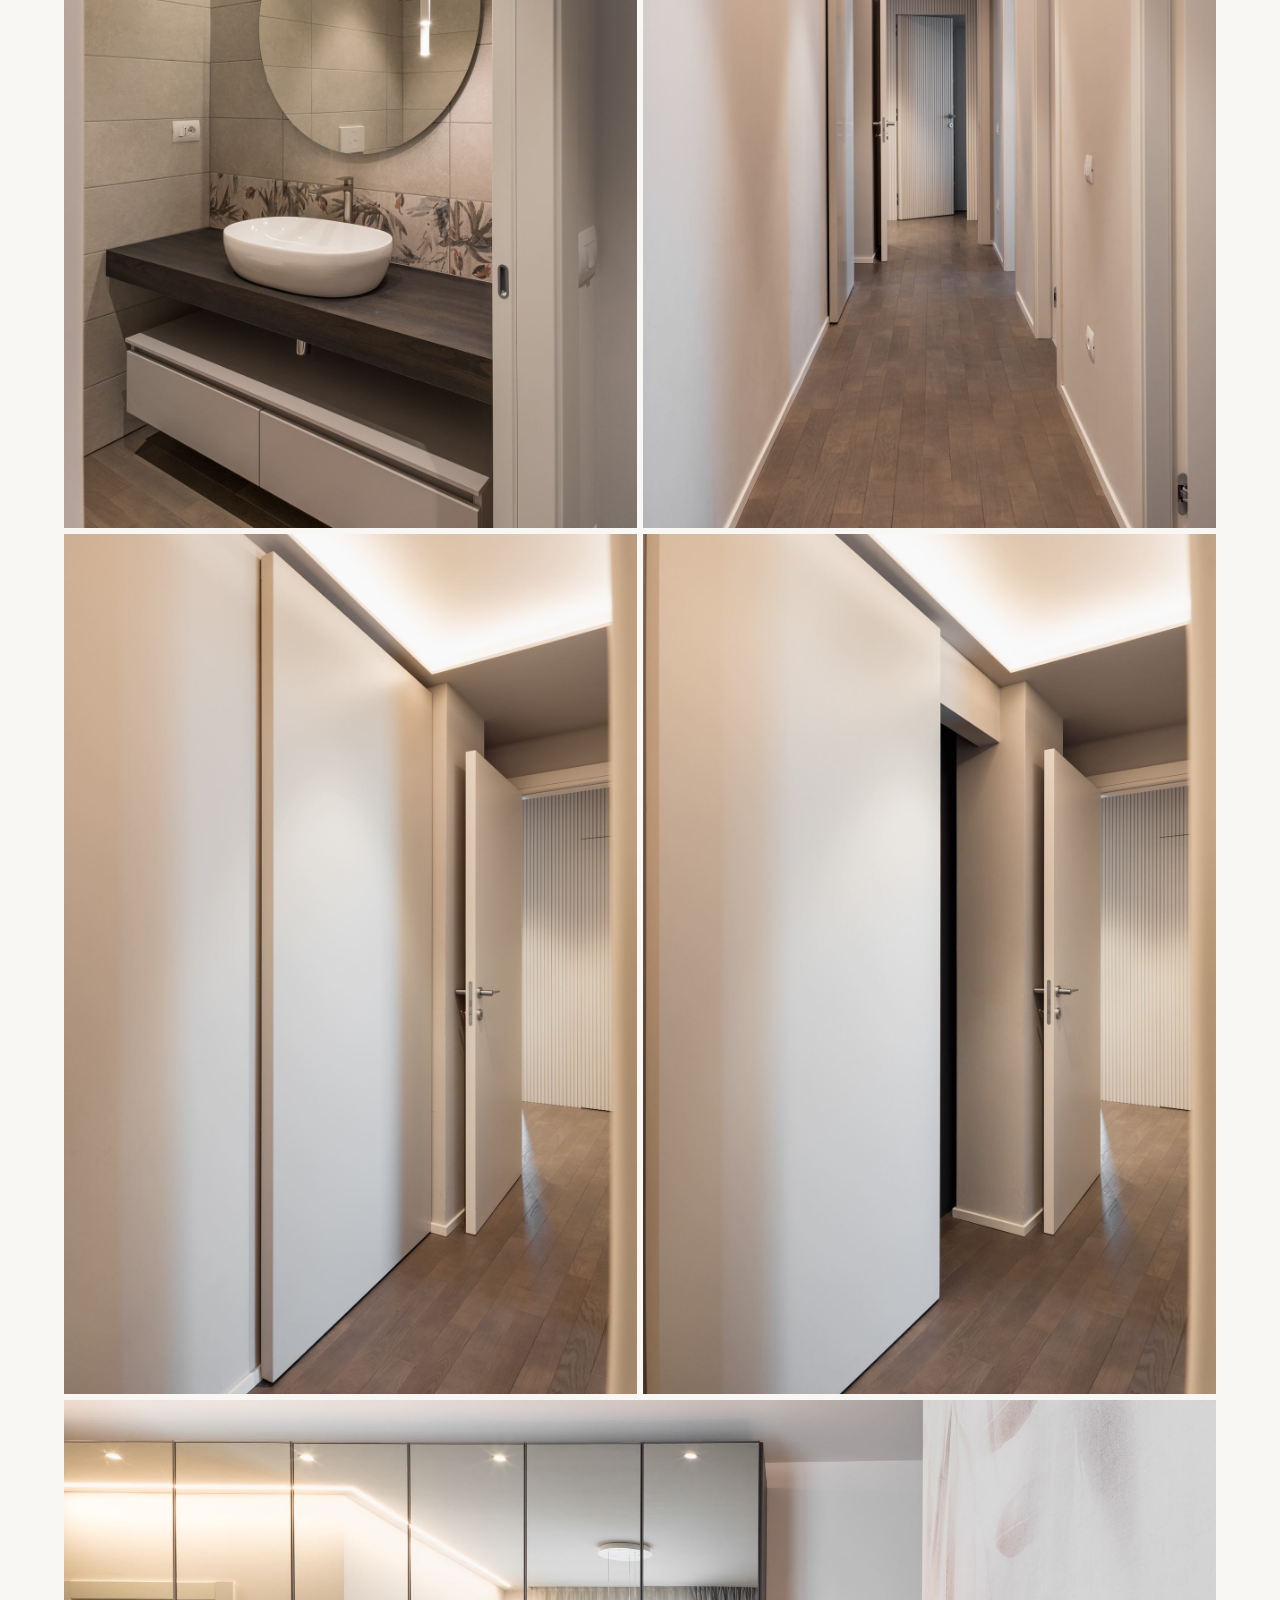
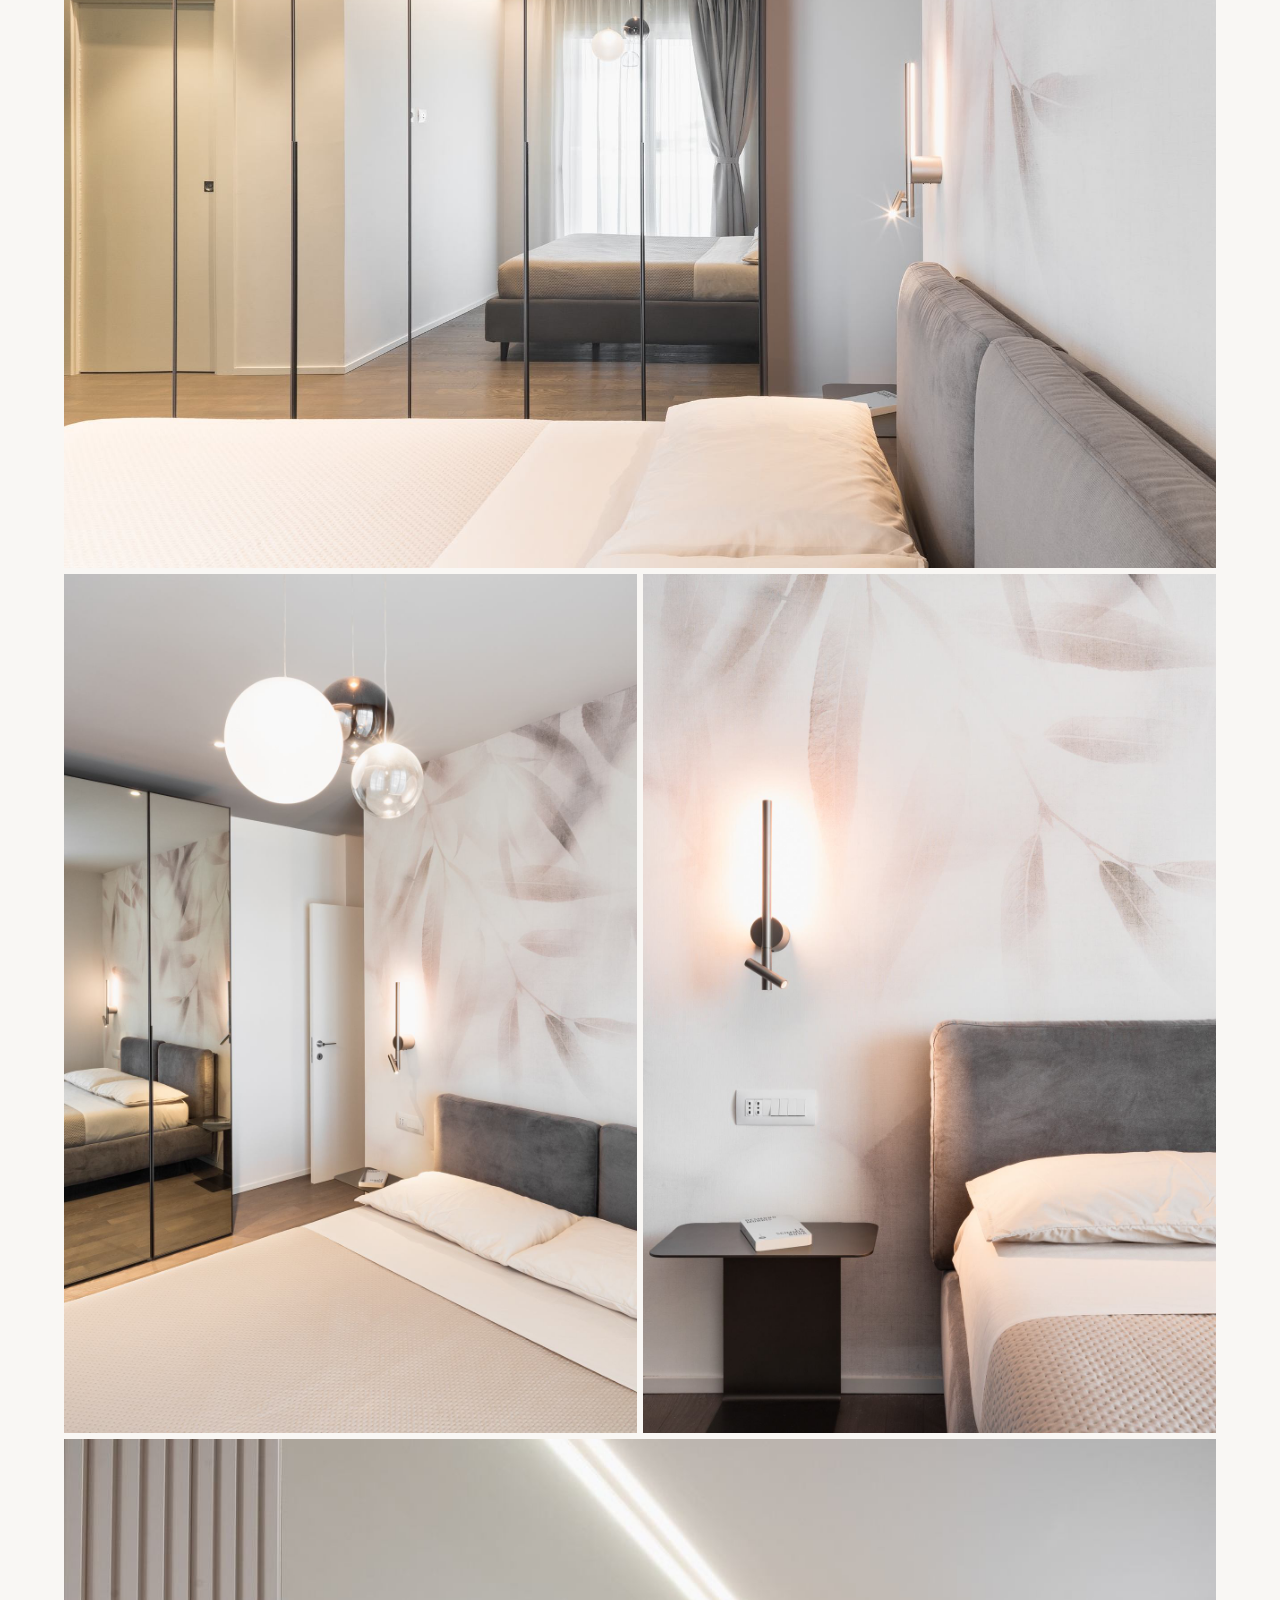
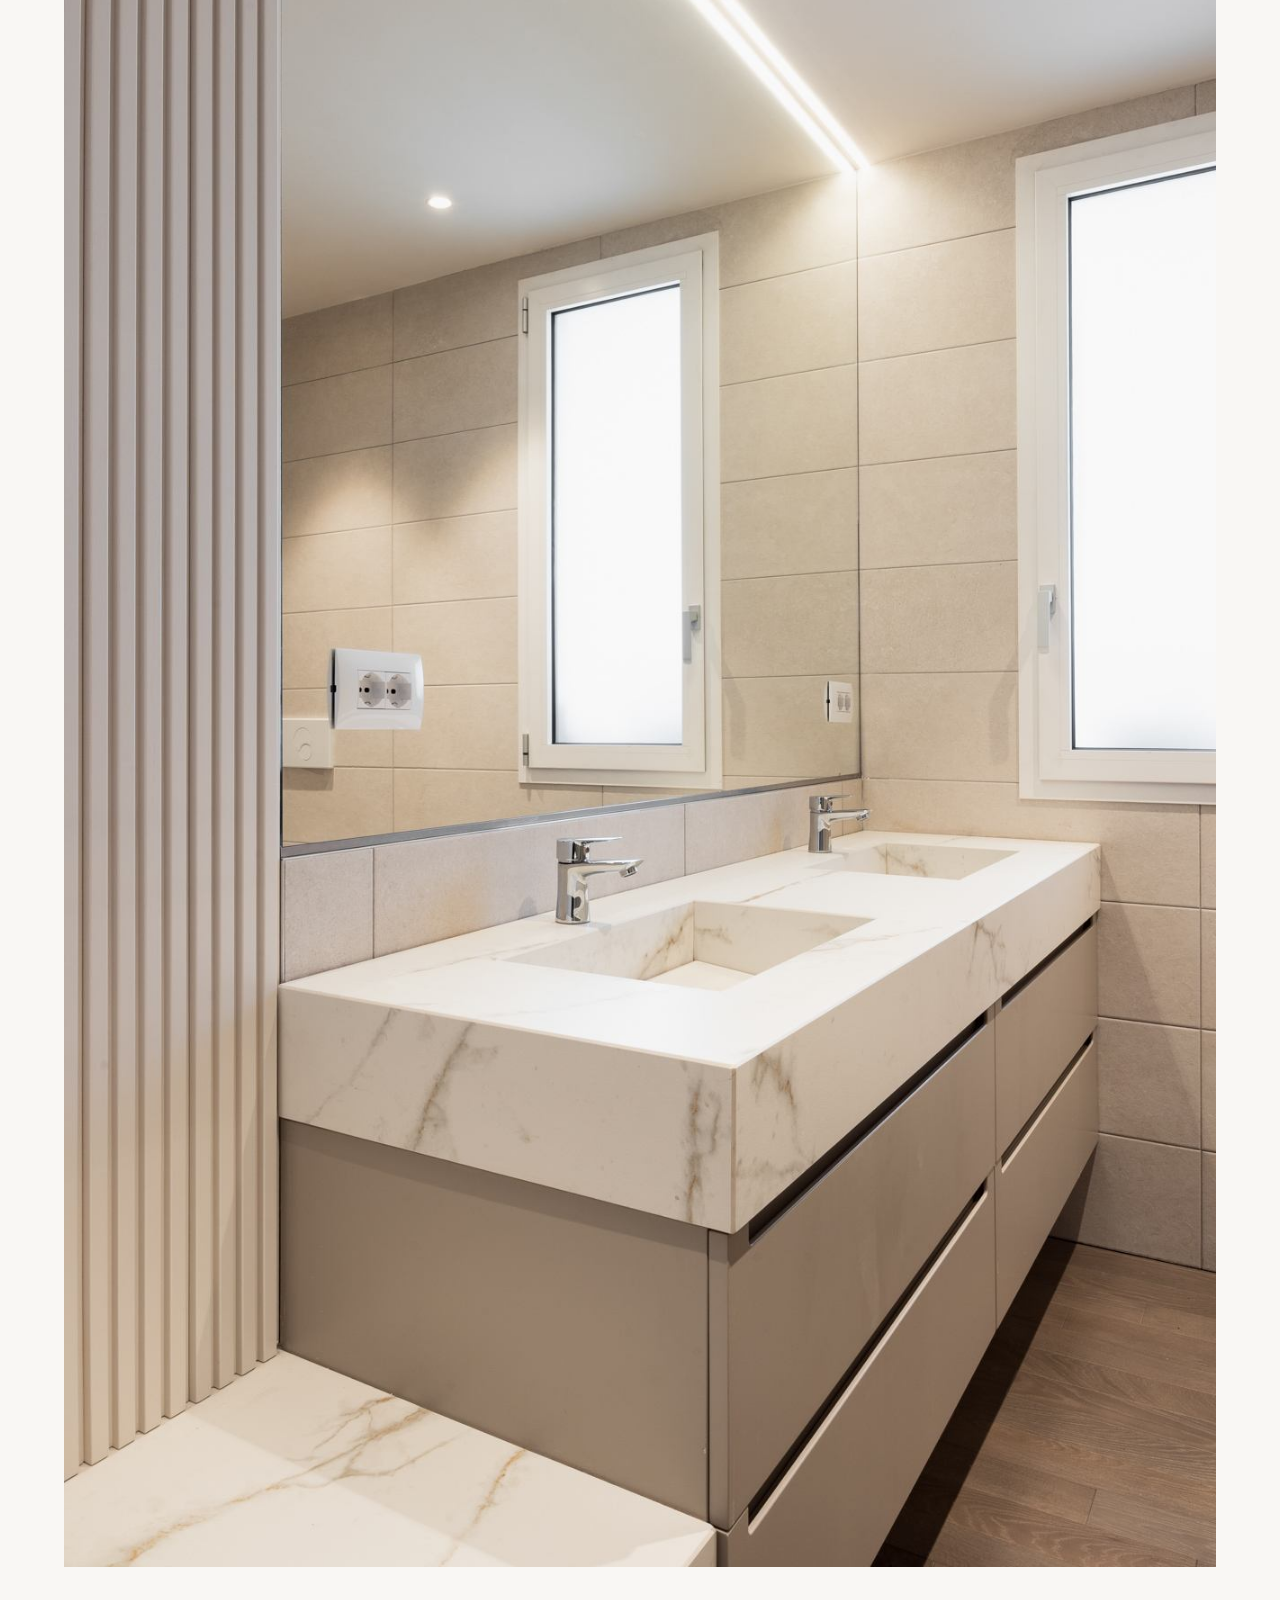
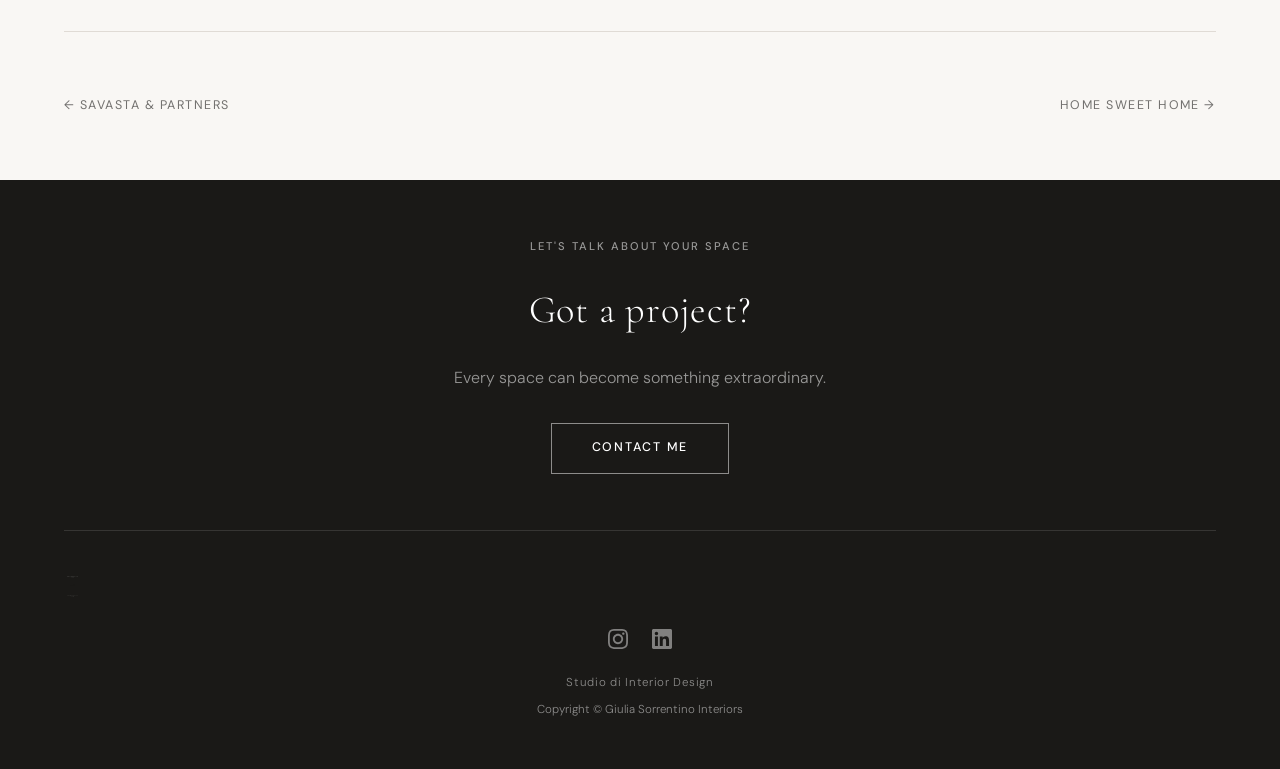
<file: projects/timeless-house.html>
﻿<!DOCTYPE html>
<html lang="it">
<head>
  <meta charset="UTF-8" />
  <meta name="viewport" content="width=device-width, initial-scale=1.0" />
  <title>Timeless House — Giulia Sorrentino Interiors</title>
  <meta name="description" content="Timeless House: appartamento contemporaneo con toni neutri caldi, materiali pregiati e illuminazione scultorea." />
  <link rel="icon" type="image/svg+xml" href="../favicon.svg" />
  <link rel="preconnect" href="https://fonts.googleapis.com" />
  <link rel="preconnect" href="https://fonts.gstatic.com" crossorigin />
  <link rel="stylesheet" href="../css/style.css" />
</head>
<body>

  <nav class="nav scrolled">
    <a href="../index.html" class="nav__logo">
      <span class="nav__logo-name" data-i18n="nav.logo-name">Giulia Sorrentino</span>
      <span class="nav__logo-sub" data-i18n="nav.logo-sub">Interiors</span>
    </a>
    <ul class="nav__links">
      <li><a href="../index.html" class="active" data-i18n="nav.portfolio">Lavori</a></li>
      <li><a href="../lavori-condivisi.html" data-i18n="nav.shared">Lavori condivisi</a></li>
      <li><a href="../chi-sono.html" data-i18n="nav.about">Bio</a></li>
      <li><a href="../contatti.html" data-i18n="nav.contact">Contatti</a></li>
    </ul>
    <div class="lang-switcher">
      <button class="lang-switcher__btn" data-lang="it">IT</button>
      <span class="lang-switcher__sep"></span>
      <button class="lang-switcher__btn" data-lang="en">EN</button>
    </div>
    <button class="nav__hamburger" aria-label="Menu" aria-expanded="false">
      <span></span><span></span><span></span>
    </button>
  </nav>

  <div class="nav__mobile">
    <a href="../index.html" data-i18n="nav.portfolio">Lavori</a>
    <a href="../lavori-condivisi.html" data-i18n="nav.shared">Lavori condivisi</a>
    <a href="../chi-sono.html" data-i18n="nav.about">Bio</a>
    <a href="../contatti.html" data-i18n="nav.contact">Contatti</a>
    <div class="lang-switcher" style="margin-left:0; margin-top:1rem;">
      <button class="lang-switcher__btn" data-lang="it">IT</button>
      <span class="lang-switcher__sep"></span>
      <button class="lang-switcher__btn" data-lang="en">EN</button>
    </div>
  </div>

  <div class="project-hero">
    <img src="../images/timeless-house/01.jpg" alt="Timeless House" loading="eager" />
    <div class="project-hero__overlay">
      <h1 class="project-hero__title">Timeless House</h1>
    </div>
  </div>

  <div class="container">
    <div class="project-info fade-in">
      <div class="project-info__item">
        <p class="label" data-i18n="project.type">Tipologia</p>
        <p data-i18n="timeless.type">Appartamento</p>
      </div>
      <div class="project-info__item">
        <p class="label" data-i18n="project.sector">Settore</p>
        <p data-i18n="timeless.sector">Residenziale</p>
      </div>
      <div class="project-info__item">
        <p class="label" data-i18n="project.year">Anno di realizzazione</p>
        <p data-i18n="timeless.year">2024</p>
      </div>
      <div class="project-info__item">
        <p class="label" data-i18n="project.location">Luogo</p>
        <p data-i18n="timeless.location">Cagliari</p>
      </div>
    </div>

    <div class="project-desc fade-in">
      <h3 data-i18n="timeless.h3">Eleganza che non tramonta</h3>
      <p data-i18n="timeless.desc">Timeless House è un appartamento che non segue le mode — le trascende. Il progetto si fonda su una palette di toni neutri caldi, materiali pregiati e un'illuminazione pensata come elemento scultoreo. Il lampadario a sfere che domina la zona pranzo diventa il punto focale di un open space fluido, dove cucina, living e zona pranzo si fondono in un dialogo continuo. I dettagli in legno scuro e le superfici in acciaio satinato aggiungono profondità senza appesantire.</p>
    </div>
  </div>

  <div class="container">
    <div class="project-gallery-auto">
      <img src="../images/timeless-house/02.jpg" alt="Timeless House" loading="lazy" data-orient="portrait" />
      <img src="../images/timeless-house/03.jpg" alt="Timeless House" loading="lazy" data-orient="landscape" />
      <img src="../images/timeless-house/04.jpg" alt="Timeless House" loading="lazy" data-orient="landscape" />
      <img src="../images/timeless-house/05.jpg" alt="Timeless House" loading="lazy" data-orient="landscape" />
      <img src="../images/timeless-house/06.jpg" alt="Timeless House" loading="lazy" data-orient="landscape" />
      <img src="../images/timeless-house/07.jpg" alt="Timeless House" loading="lazy" data-orient="landscape" />
      <img src="../images/timeless-house/08.jpg" alt="Timeless House" loading="lazy" data-orient="portrait" />
      <img src="../images/timeless-house/09.jpg" alt="Timeless House" loading="lazy" data-orient="portrait" />
      <img src="../images/timeless-house/10.jpg" alt="Timeless House" loading="lazy" data-orient="portrait" />
      <img src="../images/timeless-house/11.jpg" alt="Timeless House" loading="lazy" data-orient="portrait" />
      <img src="../images/timeless-house/12.jpg" alt="Timeless House" loading="lazy" data-orient="portrait" />
      <img src="../images/timeless-house/13.jpg" alt="Timeless House" loading="lazy" data-orient="portrait" />
      <img src="../images/timeless-house/14.jpg" alt="Timeless House" loading="lazy" data-orient="landscape" />
      <img src="../images/timeless-house/15.jpg" alt="Timeless House" loading="lazy" data-orient="portrait" />
      <img src="../images/timeless-house/16.jpg" alt="Timeless House" loading="lazy" data-orient="portrait" />
      <img src="../images/timeless-house/17.jpg" alt="Timeless House" loading="lazy" data-orient="portrait" />
    </div>

    <div class="project-nav">
      <a href="savasta-partners.html" data-i18n="timeless.prev">&larr; Savasta &amp; Partners</a>
      <a href="home-sweet-home.html" data-i18n="timeless.next">Home Sweet Home &rarr;</a>
    </div>
  </div>

  <footer class="footer">
    <div class="container">
      <div class="footer__cta">
        <p class="label" data-i18n="footer.cta.label">Parliamo del tuo spazio</p>
        <h3 data-i18n="footer.cta.h3">Hai un progetto?</h3>
        <p class="footer__cta__desc" data-i18n="footer.cta.desc">Ogni ambiente può diventare qualcosa di straordinario.</p>
        <a href="../contatti.html" class="btn btn--light" data-i18n="footer.cta.btn">Contattami</a>
      </div>
        <div class="footer__inner">
        <a href="../index.html" class="footer__logo">
          <img src="../images/logo-footer.svg" class="footer__logo-img" alt="Giulia Sorrentino Interiors" />
        </a>
        <div class="footer__social">
          <a href="https://instagram.com/giuliasorrentino_interiors" target="_blank" rel="noopener noreferrer" aria-label="Instagram"><svg width="20" height="20" viewBox="0 0 24 24" fill="currentColor" xmlns="http://www.w3.org/2000/svg"><path d="M12 2.163c3.204 0 3.584.012 4.85.07 3.252.148 4.771 1.691 4.919 4.919.058 1.265.069 1.645.069 4.849 0 3.205-.012 3.584-.069 4.849-.149 3.225-1.664 4.771-4.919 4.919-1.266.058-1.644.07-4.85.07-3.204 0-3.584-.012-4.849-.07-3.26-.149-4.771-1.699-4.919-4.92-.058-1.265-.07-1.644-.07-4.849 0-3.204.013-3.583.07-4.849.149-3.227 1.664-4.771 4.919-4.919 1.266-.057 1.645-.069 4.849-.069zm0-2.163c-3.259 0-3.667.014-4.947.072-4.358.2-6.78 2.618-6.98 6.98-.059 1.281-.073 1.689-.073 4.948 0 3.259.014 3.668.072 4.948.2 4.358 2.618 6.78 6.98 6.98 1.281.058 1.689.072 4.948.072 3.259 0 3.668-.014 4.948-.072 4.354-.2 6.782-2.618 6.979-6.98.059-1.28.073-1.689.073-4.948 0-3.259-.014-3.667-.072-4.947-.196-4.354-2.617-6.78-6.979-6.98-1.281-.059-1.69-.073-4.949-.073zm0 5.838c-3.403 0-6.162 2.759-6.162 6.162s2.759 6.163 6.162 6.163 6.162-2.759 6.162-6.163c0-3.403-2.759-6.162-6.162-6.162zm0 10.162c-2.209 0-4-1.79-4-4 0-2.209 1.791-4 4-4s4 1.791 4 4c0 2.21-1.791 4-4 4zm6.406-11.845c-.796 0-1.441.645-1.441 1.44s.645 1.44 1.441 1.44c.795 0 1.439-.645 1.439-1.44s-.644-1.44-1.439-1.44z"/></svg></a>
          <a href="https://it.linkedin.com/in/giulia-sorrentino-34136b1b0" target="_blank" rel="noopener noreferrer" aria-label="LinkedIn"><svg width="20" height="20" viewBox="0 0 24 24" fill="currentColor" xmlns="http://www.w3.org/2000/svg"><path d="M20.447 20.452h-3.554v-5.569c0-1.328-.027-3.037-1.852-3.037-1.853 0-2.136 1.445-2.136 2.939v5.667H9.351V9h3.414v1.561h.046c.477-.9 1.637-1.85 3.37-1.85 3.601 0 4.267 2.37 4.267 5.455v6.286zM5.337 7.433c-1.144 0-2.063-.926-2.063-2.065 0-1.138.92-2.063 2.063-2.063 1.14 0 2.064.925 2.064 2.063 0 1.139-.925 2.065-2.064 2.065zm1.782 13.019H3.555V9h3.564v11.452zM22.225 0H1.771C.792 0 0 .774 0 1.729v20.542C0 23.227.792 24 1.771 24h20.451C23.2 24 24 23.227 24 22.271V1.729C24 .774 23.2 0 22.222 0h.003z"/></svg></a>
        </div>
        <p class="footer__tagline">Studio di Interior Design</p>
        <p class="footer__copy" data-i18n="footer.copy">&copy; 2024 Giulia Sorrentino Interiors. Tutti i diritti riservati.</p>
      </div>
    </div>
  </footer>

  <a href="https://wa.me/393406487121" class="whatsapp-fab" target="_blank" rel="noopener noreferrer" aria-label="Contatta su WhatsApp">
    <svg viewBox="0 0 24 24" xmlns="http://www.w3.org/2000/svg" aria-hidden="true"><path d="M17.472 14.382c-.297-.149-1.758-.867-2.03-.967-.273-.099-.471-.148-.67.15-.197.297-.767.966-.94 1.164-.173.199-.347.223-.644.075-.297-.15-1.255-.463-2.39-1.475-.883-.788-1.48-1.761-1.653-2.059-.173-.297-.018-.458.13-.606.134-.133.298-.347.446-.52.149-.174.198-.298.298-.497.099-.198.05-.371-.025-.52-.075-.149-.669-1.612-.916-2.207-.242-.579-.487-.5-.669-.51-.173-.008-.371-.01-.57-.01-.198 0-.52.074-.792.372-.272.297-1.04 1.016-1.04 2.479 0 1.462 1.065 2.875 1.213 3.074.149.198 2.096 3.2 5.077 4.487.709.306 1.262.489 1.694.625.712.227 1.36.195 1.871.118.571-.085 1.758-.719 2.006-1.413.248-.694.248-1.289.173-1.413-.074-.124-.272-.198-.57-.347z"/><path d="M12 0C5.373 0 0 5.373 0 12c0 2.124.558 4.12 1.535 5.845L0 24l6.335-1.509A11.954 11.954 0 0012 24c6.627 0 12-5.373 12-12S18.627 0 12 0zm0 21.818a9.818 9.818 0 01-5.017-1.377l-.36-.214-3.727.978.999-3.636-.234-.374A9.818 9.818 0 1112 21.818z"/></svg>
  </a>

  <script src="../js/main.js"></script>
  <script src="../js/i18n.js"></script>
  <script src="../js/gallery.js"></script>
  <script data-goatcounter="https://giuliasorrentino.goatcounter.com/count" async src="//gc.zgo.at/count.js"></script>
</body>
</html>
</file>
<file: css/style.css>
/* ============================================================
   Giulia Sorrentino Interiors — Main Stylesheet
   ============================================================ */

@import url('https://fonts.googleapis.com/css2?family=Cormorant+Garamond:ital,wght@0,300;0,400;0,500;1,300;1,400&family=DM+Sans:wght@300;400;500&display=swap');

/* ── Variables ── */
:root {
  --off-white: #F9F7F4;
  --white: #FFFFFF;
  --text: #1A1917;
  --text-muted: #6B6460;
  --accent: #9B8A7A;
  --border: #E0DBD5;
  --light-bg: #F0EDE8;

  --font-serif: 'Cormorant Garamond', Georgia, serif;
  --font-sans: 'DM Sans', system-ui, sans-serif;

  --nav-height: 72px;
  --transition: 0.4s cubic-bezier(0.25, 0.46, 0.45, 0.94);
  --transition-fast: 0.2s ease;
}

/* ── Reset ── */
*, *::before, *::after { box-sizing: border-box; margin: 0; padding: 0; }

html {
  scroll-behavior: smooth;
  font-size: 16px;
}

body {
  font-family: var(--font-sans);
  background: var(--off-white);
  color: var(--text);
  line-height: 1.6;
  overflow-x: hidden;
  -webkit-font-smoothing: antialiased;
}

img {
  display: block;
  max-width: 100%;
  height: auto;
}

a {
  color: inherit;
  text-decoration: none;
}

ul { list-style: none; }

/* ── Typography ── */
h1, h2, h3, h4 {
  font-family: var(--font-serif);
  font-weight: 300;
  line-height: 1.15;
  letter-spacing: 0.02em;
}

h1 { font-size: clamp(2.5rem, 6vw, 5rem); }
h2 { font-size: clamp(1.8rem, 4vw, 3rem); }
h3 { font-size: clamp(1.3rem, 2.5vw, 2rem); }
h4 { font-size: 1.1rem; }

p {
  font-size: 0.95rem;
  font-weight: 300;
  color: var(--text-muted);
  line-height: 1.8;
}

.label {
  font-family: var(--font-sans);
  font-size: 0.7rem;
  font-weight: 500;
  letter-spacing: 0.18em;
  text-transform: uppercase;
  color: var(--accent);
}

/* ── Layout ── */
.container {
  width: 90%;
  max-width: 1280px;
  margin: 0 auto;
}

section { padding: 5rem 0; }

/* ── Navigation ── */
.nav {
  position: fixed;
  top: 0;
  left: 0;
  right: 0;
  z-index: 100;
  height: var(--nav-height);
  display: flex;
  align-items: center;
  padding: 0 max(5%, calc((100vw - 1280px) / 2));
  transition: background var(--transition-fast), box-shadow var(--transition-fast);
}

.nav.scrolled {
  background: rgba(255, 255, 255, 0.96);
  backdrop-filter: blur(12px);
  box-shadow: 0 1px 0 var(--border);
}

/* SVG logo via background-image crop */
.nav__logo {
  display: block;
  flex: 1;
  overflow: hidden;
  width: 238px;
  height: 38px;
  background-image: url('../images/logo-nav-dark.svg');
  background-size: 319px 638px;
  background-position: -34px -92px;
  background-repeat: no-repeat;
  transition: opacity var(--transition-fast);
}

.nav__logo:hover { opacity: 0.65; }

/* Hide text spans — logo is rendered via background-image */
.nav__logo-name,
.nav__logo-sub { display: none; }

.nav__links {
  display: flex;
  gap: 2rem;
  align-items: center;
}

.nav__links a {
  font-size: 0.78rem;
  font-weight: 400;
  letter-spacing: 0.12em;
  text-transform: uppercase;
  color: var(--text);
  transition: color var(--transition-fast), opacity var(--transition-fast);
  opacity: 0.75;
}

.nav__links a:hover,
.nav__links a.active {
  opacity: 1;
  color: var(--text);
}

.nav__hamburger {
  display: none;
  flex-direction: column;
  gap: 5px;
  cursor: pointer;
  padding: 4px;
  background: none;
  border: none;
}

.nav__hamburger span {
  display: block;
  width: 22px;
  height: 1px;
  background: var(--text);
  transition: transform var(--transition), opacity var(--transition-fast);
}

.nav__hamburger.open span:nth-child(1) { transform: translateY(6px) rotate(45deg); }
.nav__hamburger.open span:nth-child(2) { opacity: 0; }
.nav__hamburger.open span:nth-child(3) { transform: translateY(-6px) rotate(-45deg); }

/* Mobile menu overlay */
.nav__mobile {
  display: none;
  position: fixed;
  inset: 0;
  z-index: 99;
  background: var(--white);
  flex-direction: column;
  align-items: center;
  justify-content: center;
  gap: 2.5rem;
  opacity: 0;
  pointer-events: none;
  transition: opacity var(--transition);
}

.nav__mobile.open {
  opacity: 1;
  pointer-events: all;
}

.nav__mobile a {
  font-family: var(--font-serif);
  font-size: 2.2rem;
  font-weight: 300;
  letter-spacing: 0.04em;
  color: var(--text);
  opacity: 0.8;
  transition: opacity var(--transition-fast);
}

.nav__mobile a:hover { opacity: 1; }

/* ── Hero ── */
.hero {
  position: relative;
  height: 100dvh;
  min-height: 600px;
  overflow: hidden;
  display: flex;
  align-items: flex-end;
  padding-bottom: 4rem;
}

.hero__img {
  position: absolute;
  inset: 0;
  width: 100%;
  height: 100%;
  object-fit: cover;
  object-position: center;
}

.hero__overlay {
  position: absolute;
  inset: 0;
  background: linear-gradient(
    to top,
    rgba(26, 25, 23, 0.55) 0%,
    rgba(26, 25, 23, 0.1) 50%,
    transparent 100%
  );
}

.hero__content {
  position: relative;
  z-index: 1;
  color: var(--white);
  padding: 0 5%;
  max-width: 800px;
}

.hero__content .label { color: rgba(255,255,255,0.75); margin-bottom: 1rem; }

.hero__title {
  font-family: var(--font-serif);
  font-size: clamp(3rem, 7vw, 6rem);
  font-weight: 300;
  line-height: 1.05;
  letter-spacing: 0.02em;
  color: var(--white);
  margin-bottom: 1.5rem;
}

.hero__subtitle {
  font-size: 0.9rem;
  font-weight: 300;
  letter-spacing: 0.08em;
  color: rgba(255,255,255,0.8);
  margin-bottom: 0;
}

.hero__scroll {
  position: absolute;
  bottom: 2rem;
  right: 5%;
  display: flex;
  flex-direction: column;
  align-items: center;
  gap: 0.5rem;
  color: rgba(255,255,255,0.6);
  font-size: 0.65rem;
  letter-spacing: 0.15em;
  text-transform: uppercase;
  z-index: 1;
}

.hero__scroll::after {
  content: '';
  display: block;
  width: 1px;
  height: 40px;
  background: rgba(255,255,255,0.4);
  animation: scrollPulse 2s ease-in-out infinite;
}

@keyframes scrollPulse {
  0%, 100% { opacity: 0.4; transform: scaleY(1); }
  50% { opacity: 1; transform: scaleY(0.6); }
}

/* ── Section Intro ── */
.section-intro {
  text-align: center;
  max-width: 600px;
  margin: 0 auto 3.5rem;
}

.section-intro .label { margin-bottom: 1rem; }
.section-intro h2 { margin-bottom: 1rem; }

/* ── Projects Grid (Home featured) ── */
.projects-grid {
  display: grid;
  grid-template-columns: 1fr 1fr;
  gap: 1.5rem;
}

.project-card {
  position: relative;
  overflow: hidden;
  cursor: pointer;
  background: var(--light-bg);
}

.project-card:first-child {
  grid-row: span 2;
}

.project-card__img {
  width: 100%;
  height: 100%;
  object-fit: cover;
  transition: transform 0.8s cubic-bezier(0.25, 0.46, 0.45, 0.94);
  display: block;
}

.project-card:first-child .project-card__img { min-height: 600px; }
.project-card:not(:first-child) .project-card__img { min-height: 280px; }

.project-card:hover .project-card__img { transform: scale(1.04); }

.project-card__overlay {
  position: absolute;
  inset: 0;
  background: linear-gradient(to top, rgba(26,25,23,0.7) 0%, transparent 50%);
  opacity: 0;
  transition: opacity var(--transition);
  display: flex;
  align-items: flex-end;
  padding: 2rem;
}

.project-card:hover .project-card__overlay { opacity: 1; }

.project-card__info { color: var(--white); }
.project-card__info .label { color: rgba(255,255,255,0.7); margin-bottom: 0.5rem; }
.project-card__info h3 { font-size: 1.5rem; font-weight: 300; }

/* ── View All Link ── */
.view-all {
  display: inline-flex;
  align-items: center;
  gap: 0.75rem;
  font-size: 0.78rem;
  letter-spacing: 0.14em;
  text-transform: uppercase;
  color: var(--text);
  border-bottom: 1px solid var(--text);
  padding-bottom: 2px;
  transition: gap var(--transition-fast), opacity var(--transition-fast);
  margin-top: 3rem;
}

.view-all:hover { gap: 1.2rem; opacity: 0.6; }

.text-center { text-align: center; }

/* ── About Snippet (Home) ── */
.about-snippet {
  background: var(--white);
  padding: 5rem 0;
}

.about-snippet__inner {
  display: grid;
  grid-template-columns: 1fr 1fr;
  gap: 5rem;
  align-items: center;
}

.about-snippet__img-wrap {
  position: relative;
  overflow: hidden;
  aspect-ratio: 3/4;
  background: var(--light-bg);
}

.about-snippet__img-wrap img {
  width: 100%;
  height: 100%;
  object-fit: cover;
}

.about-snippet__placeholder {
  width: 100%;
  height: 100%;
  display: flex;
  flex-direction: column;
  align-items: center;
  justify-content: center;
  gap: 1rem;
  color: var(--text-muted);
}

.about-snippet__placeholder svg {
  opacity: 0.3;
  width: 60px;
  height: 60px;
}

.about-snippet__text .label { margin-bottom: 1.5rem; }
.about-snippet__text h2 { margin-bottom: 1.5rem; }
.about-snippet__text p { margin-bottom: 1rem; }

/* ── Contact CTA ── */
.contact-cta {
  background: var(--text);
  color: var(--white);
  text-align: center;
  padding: 5rem 0;
}

.contact-cta h2 { color: var(--white); margin-bottom: 1rem; }
.contact-cta p { color: rgba(255,255,255,0.6); margin-bottom: 2.5rem; }

.btn {
  display: inline-block;
  padding: 0.9rem 2.5rem;
  font-size: 0.78rem;
  font-weight: 500;
  letter-spacing: 0.14em;
  text-transform: uppercase;
  border: 1px solid currentColor;
  transition: background var(--transition-fast), color var(--transition-fast);
  cursor: pointer;
}

.btn--light {
  color: var(--white);
  border-color: rgba(255,255,255,0.5);
}

.btn--light:hover {
  background: var(--white);
  color: var(--text);
  border-color: var(--white);
}

.btn--dark {
  color: var(--text);
  border-color: var(--text);
  background: transparent;
}

.btn--dark:hover {
  background: var(--text);
  color: var(--white);
}

/* ── Portfolio Page ── */
.portfolio-hero {
  padding-top: calc(var(--nav-height) + 4rem);
  padding-bottom: 3rem;
  text-align: center;
}

.portfolio-grid {
  display: grid;
  grid-template-columns: repeat(2, 1fr);
  gap: 2px;
  padding-bottom: 5rem;
}

.portfolio-item {
  position: relative;
  overflow: hidden;
  aspect-ratio: 4/3;
  background: var(--light-bg);
  cursor: pointer;
}

.portfolio-item img {
  width: 100%;
  height: 100%;
  object-fit: cover;
  transition: transform 0.8s cubic-bezier(0.25, 0.46, 0.45, 0.94);
}

.portfolio-item:hover img { transform: scale(1.04); }

.portfolio-item__overlay {
  position: absolute;
  inset: 0;
  background: linear-gradient(to top, rgba(26,25,23,0.72) 0%, rgba(26,25,23,0.1) 55%, transparent 100%);
  display: flex;
  align-items: flex-end;
  padding: 2.5rem;
  opacity: 0;
  transition: opacity var(--transition);
}

.portfolio-item:hover .portfolio-item__overlay { opacity: 1; }

.portfolio-item__info { color: var(--white); }
.portfolio-item__info .label { color: rgba(255,255,255,0.65); margin-bottom: 0.5rem; }
.portfolio-item__info h3 { font-size: 1.8rem; }

/* ── Project Detail Page ── */
.project-hero {
  height: 80vh;
  min-height: 500px;
  position: relative;
  overflow: hidden;
}

.project-hero img {
  width: 100%;
  height: 100%;
  object-fit: cover;
}

.project-hero__overlay {
  position: absolute;
  inset: 0;
  background: linear-gradient(to top, rgba(26,25,23,0.5) 0%, transparent 60%);
  display: flex;
  align-items: flex-end;
  padding: 4rem 5%;
}

.project-hero__title {
  color: var(--white);
  font-family: var(--font-serif);
  font-size: clamp(2.5rem, 6vw, 5rem);
  font-weight: 300;
}

.project-info {
  padding: 4rem 0 2rem;
  border-bottom: 1px solid var(--border);
  margin-bottom: 3rem;
  display: flex;
  gap: 4rem;
  flex-wrap: wrap;
}

.project-info__item .label { margin-bottom: 0.5rem; }
.project-info__item p { color: var(--text); font-size: 1rem; }

.project-desc {
  max-width: 700px;
  margin-bottom: 4rem;
}

.project-desc h3 { margin-bottom: 1rem; }
.project-desc p { font-size: 1rem; line-height: 1.9; }

/* Project Gallery */
.project-gallery {
  display: grid;
  gap: 6px;
}

.project-gallery--2col { grid-template-columns: 1fr 1fr; }
.project-gallery--3col { grid-template-columns: 1fr 1fr 1fr; }

.gallery-img {
  overflow: hidden;
  cursor: pointer;
  background: var(--light-bg);
  aspect-ratio: unset !important;
}

.gallery-img img {
  width: 100%;
  height: auto;
  display: block;
  transition: transform 0.6s ease;
}

.gallery-img:hover img { transform: scale(1.03); }

.gallery-img--tall,
.gallery-img--wide,
.gallery-img--square,
.gallery-img--landscape { aspect-ratio: unset; }

.gallery-img--span2 { grid-column: span 2; }

/* Auto gallery — orientation-aware layout */
.project-gallery-auto {
  display: flex;
  flex-direction: column;
  gap: 6px;
  margin-bottom: 4rem;
}

.gallery-row--full { display: block; }

.gallery-row--pair {
  display: grid;
  grid-template-columns: 1fr 1fr;
  gap: 6px;
}

.gallery-img-wrap {
  overflow: hidden;
  cursor: pointer;
}

.gallery-img-wrap img {
  width: 100%;
  height: auto;
  display: block;
  transition: transform 0.6s ease;
}

.gallery-img-wrap:hover img { transform: scale(1.03); }

/* Nav between projects */
.project-nav {
  display: flex;
  justify-content: space-between;
  align-items: center;
  padding: 4rem 0;
  border-top: 1px solid var(--border);
  margin-top: 4rem;
}

.project-nav a {
  font-size: 0.78rem;
  letter-spacing: 0.12em;
  text-transform: uppercase;
  opacity: 0.6;
  transition: opacity var(--transition-fast);
}

.project-nav a:hover { opacity: 1; }

/* ── Bio Quote ── */
.about-bio__tagline {
  margin-top: 1.5rem;
  font-family: var(--font-serif);
  font-size: clamp(1rem, 1.5vw, 1.3rem);
  font-weight: 300;
  font-style: italic;
  line-height: 1.65;
  color: var(--text-muted);
  letter-spacing: 0.01em;
}

/* ── About Page ── */
.about-page-hero {
  padding-top: calc(var(--nav-height) + 3rem);
  padding-bottom: 5rem;
}

.about-page__grid {
  display: grid;
  grid-template-columns: 5fr 7fr;
  column-gap: 6rem;
  row-gap: 2.5rem;
  align-items: start;
}

.about-bio__logo-wrap {
  grid-column: 2;
  grid-row: 1;
  padding-top: 0.5rem;
}

.about-bio__logo-img {
  display: block;
  width: 476px;
  height: 76px;
  background-image: url('../images/logo-nav-dark.svg');
  background-size: 638px 1276px;
  background-position: -68px -184px;
  background-repeat: no-repeat;
}

.about-page__portrait {
  grid-column: 1;
  grid-row: 1 / 3;
  position: sticky;
  top: calc(var(--nav-height) + 2rem);
  overflow: hidden;
  aspect-ratio: 3/4;
  background: var(--light-bg);
}

.about-page__portrait img {
  width: 100%;
  height: 100%;
  object-fit: cover;
}

.about-page__content {
  grid-column: 2;
  grid-row: 2;
}

.about-page__portrait-placeholder {
  width: 100%;
  height: 100%;
  display: flex;
  flex-direction: column;
  align-items: center;
  justify-content: center;
  gap: 1rem;
  color: var(--text-muted);
  font-size: 0.85rem;
  letter-spacing: 0.05em;
}

.about-page__content .label { margin-bottom: 1.5rem; }
.about-page__content h1 { margin-bottom: 2rem; }
.about-page__content p { margin-bottom: 1.5rem; }

.services {
  margin-top: 3rem;
  padding-top: 3rem;
  border-top: 1px solid var(--border);
}

.services h3 { margin-bottom: 2rem; }

.services__list {
  display: grid;
  grid-template-columns: 1fr 1fr;
  gap: 1.5rem;
}

.service-item {
  padding: 1.5rem;
  border: 1px solid var(--border);
  background: var(--white);
}

.service-item h4 {
  font-family: var(--font-serif);
  font-weight: 400;
  margin-bottom: 0.5rem;
}

.service-item p { font-size: 0.85rem; }

/* ── Contact Page ── */
.contact-page {
  padding-top: calc(var(--nav-height) + 4rem);
  padding-bottom: 5rem;
}

.contact-page__grid {
  display: grid;
  grid-template-columns: 1fr 1fr;
  gap: 6rem;
  align-items: start;
}

.contact-info .label { margin-bottom: 1.5rem; }
.contact-info h2 { margin-bottom: 1.5rem; }
.contact-info p { margin-bottom: 2rem; }

.contact-details {
  display: flex;
  flex-direction: column;
  gap: 1.5rem;
  margin-top: 2.5rem;
  padding-top: 2.5rem;
  border-top: 1px solid var(--border);
}

.contact-detail {
  display: flex;
  flex-direction: column;
  gap: 0.25rem;
}

.contact-detail .label { color: var(--text-muted); }
.contact-detail a, .contact-detail span {
  font-size: 1rem;
  font-weight: 300;
  color: var(--text);
  transition: color var(--transition-fast);
}

.contact-detail a:hover { color: var(--accent); }

/* Contact Form */
.contact-form {
  display: flex;
  flex-direction: column;
  gap: 1.5rem;
}

.contact-form .btn { align-self: flex-start; }
.form-group { width: 100%; }

.form-group {
  display: flex;
  flex-direction: column;
  gap: 0.5rem;
}

.form-group label {
  font-size: 0.7rem;
  letter-spacing: 0.14em;
  text-transform: uppercase;
  color: var(--text-muted);
  font-weight: 500;
}

.form-group input,
.form-group textarea {
  font-family: var(--font-sans);
  font-size: 0.95rem;
  font-weight: 300;
  color: var(--text);
  background: var(--white);
  border: 1px solid var(--border);
  padding: 0.85rem 1rem;
  outline: none;
  transition: border-color var(--transition-fast);
  resize: none;
  width: 100%;
  border-radius: 0;
  -webkit-appearance: none;
}

.form-group input:focus,
.form-group textarea:focus {
  border-color: var(--text);
}

.form-group textarea { min-height: 140px; }

.form-grid-2 {
  display: grid;
  grid-template-columns: 1fr 1fr;
  gap: 1.5rem;
  width: 100%;
}

.form-success {
  display: none;
  padding: 1rem;
  background: var(--light-bg);
  border-left: 2px solid var(--accent);
  font-size: 0.9rem;
  color: var(--text);
}

/* ── Lightbox ── */
.lightbox {
  display: none;
  position: fixed;
  inset: 0;
  z-index: 200;
  background: rgba(26, 25, 23, 0.95);
  align-items: center;
  justify-content: center;
}

.lightbox.active { display: flex; }

.lightbox__img {
  max-width: 92vw;
  max-height: 92vh;
  object-fit: contain;
  animation: fadeScale 0.3s ease;
}

@keyframes fadeScale {
  from { opacity: 0; transform: scale(0.96); }
  to { opacity: 1; transform: scale(1); }
}

.lightbox__close {
  position: fixed;
  top: 1.5rem;
  right: 2rem;
  color: rgba(255,255,255,0.8);
  font-size: 1.8rem;
  font-weight: 200;
  background: none;
  border: none;
  cursor: pointer;
  line-height: 1;
  transition: color var(--transition-fast);
  z-index: 201;
}

.lightbox__close:hover { color: var(--white); }

.lightbox__prev,
.lightbox__next {
  position: fixed;
  top: 50%;
  transform: translateY(-50%);
  color: rgba(255,255,255,0.8);
  font-size: 1.5rem;
  background: none;
  border: none;
  cursor: pointer;
  padding: 1rem;
  transition: color var(--transition-fast);
  z-index: 201;
}

.lightbox__prev { left: 1rem; }
.lightbox__next { right: 1rem; }
.lightbox__prev:hover, .lightbox__next:hover { color: var(--white); }

.lightbox__counter {
  position: fixed;
  bottom: 1.5rem;
  left: 50%;
  transform: translateX(-50%);
  color: rgba(255,255,255,0.5);
  font-size: 0.75rem;
  letter-spacing: 0.1em;
}

/* ── Footer ── */
.footer {
  background: var(--text);
  color: rgba(255,255,255,0.5);
  padding: 0 0 3rem;
}

.footer__cta {
  display: flex;
  flex-direction: column;
  align-items: center;
  text-align: center;
  gap: 2rem;
  padding: 3.5rem 0;
  border-bottom: 1px solid rgba(255,255,255,0.12);
  margin-bottom: 2.5rem;
}

.footer__cta .label {
  color: rgba(255,255,255,0.55);
}

.footer__cta h3 {
  font-family: var(--font-serif);
  font-size: clamp(1.6rem, 3vw, 2.4rem);
  font-weight: 300;
  color: var(--white);
  letter-spacing: 0.02em;
  margin: 0;
}

.footer__cta__desc {
  font-family: var(--font-sans);
  font-size: 1rem;
  font-weight: 300;
  line-height: 1.65;
  color: rgba(255,255,255,0.55);
  margin: 0;
  max-width: 38ch;
}

.footer__inner {
  display: flex;
  justify-content: space-between;
  align-items: center;
  flex-wrap: wrap;
  gap: 1.5rem;
}

.footer__logo {
  display: block;
  transition: opacity var(--transition-fast);
}

.footer__logo:hover { opacity: 0.7; }

.footer__logo-img {
  display: block;
  height: 34px;
  width: auto;
}

.footer__links {
  display: flex;
  gap: 2rem;
}

.footer__links a {
  font-size: 0.75rem;
  letter-spacing: 0.1em;
  text-transform: uppercase;
  color: rgba(255,255,255,0.5);
  transition: color var(--transition-fast);
}

.footer__links a:hover { color: rgba(255,255,255,0.9); }

.footer__social {
  display: flex;
  gap: 1.5rem;
  align-items: center;
  width: 100%;
  justify-content: center;
}
.footer__social a {
  display: flex;
  align-items: center;
  color: rgba(255,255,255,0.45);
  text-decoration: none;
  transition: color var(--transition-fast);
}
.footer__social a:hover { color: rgba(255,255,255,0.9); }
.footer__social svg { display: block; }

.footer__tagline {
  font-family: var(--font-sans);
  font-size: 0.72rem;
  font-weight: 300;
  letter-spacing: 0.06em;
  color: rgba(255,255,255,0.5);
  width: 100%;
  text-align: center;
  margin: 0;
}

.footer__copy {
  font-size: 0.72rem;
  color: rgba(255,255,255,0.5);
  width: 100%;
  text-align: center;
  margin-top: -1.1rem;
  padding-top: 0;
}

/* ── Scroll Animations ── */
.fade-in {
  opacity: 0;
  transform: translateY(24px);
  transition: opacity 0.7s ease, transform 0.7s ease;
}

.fade-in.visible {
  opacity: 1;
  transform: translateY(0);
}

.fade-in-delay-1 { transition-delay: 0.1s; }
.fade-in-delay-2 { transition-delay: 0.2s; }
.fade-in-delay-3 { transition-delay: 0.3s; }

/* ── Language Switcher ── */
.lang-switcher {
  display: flex;
  align-items: center;
  gap: 0.1rem;
  margin-left: 2rem;
}

.lang-switcher__btn {
  font-family: var(--font-sans);
  font-size: 0.68rem;
  font-weight: 500;
  letter-spacing: 0.1em;
  text-transform: uppercase;
  color: var(--text);
  background: none;
  border: none;
  cursor: pointer;
  padding: 0.3rem 0.5rem;
  opacity: 0.4;
  transition: opacity var(--transition-fast);
}

.lang-switcher__btn.active { opacity: 1; }
.lang-switcher__btn:hover { opacity: 0.8; }

.lang-switcher__sep {
  width: 1px;
  height: 10px;
  background: var(--text-muted);
  opacity: 0.3;
}

/* ── Page transition overlay ── */
.page-overlay {
  position: fixed;
  inset: 0;
  background: var(--off-white);
  z-index: 300;
  pointer-events: none;
  opacity: 0;
  transition: opacity 0.35s ease;
}

.page-overlay.active { opacity: 1; pointer-events: all; }

/* ── Home: Editorial Grid (full bleed) ── */
.editorial-grid {
  display: grid;
  grid-template-columns: 1fr 1fr;
  gap: 4px;
  width: 100%;
}

.editorial-grid__item {
  position: relative;
  overflow: hidden;
  cursor: pointer;
  background: var(--light-bg);
}

.editorial-grid__item img {
  width: 100%;
  height: 65vh;
  min-height: 400px;
  object-fit: cover;
  display: block;
  transition: transform 0.9s cubic-bezier(0.25, 0.46, 0.45, 0.94);
}

.editorial-grid__item:hover img { transform: scale(1.04); }

.editorial-grid__overlay {
  position: absolute;
  inset: 0;
  background: linear-gradient(to top, rgba(26,25,23,0.65) 0%, transparent 55%);
  opacity: 0;
  transition: opacity var(--transition);
  display: flex;
  align-items: flex-end;
  padding: 2.5rem;
}

.editorial-grid__item:hover .editorial-grid__overlay { opacity: 1; }

.editorial-grid__info { color: var(--white); }
.editorial-grid__info .label { color: rgba(255,255,255,0.65); margin-bottom: 0.4rem; }
.editorial-grid__info h3 { font-size: 1.6rem; font-weight: 300; }

/* Full-bleed single image */
.fullbleed-img {
  position: relative;
  overflow: hidden;
  width: 100%;
}

.fullbleed-img img {
  width: 100%;
  height: 70vh;
  object-fit: cover;
  display: block;
  transition: transform 0.9s ease;
}

.fullbleed-img:hover img { transform: scale(1.03); }

.fullbleed-img__caption {
  position: absolute;
  inset: 0;
  background: linear-gradient(to top, rgba(26,25,23,0.5) 0%, transparent 55%);
  display: flex;
  align-items: flex-end;
  padding: 3rem 5%;
  pointer-events: none;
}

.fullbleed-img__caption .label { color: rgba(255,255,255,0.7); margin-bottom: 0.5rem; }
.fullbleed-img__caption h2 { color: var(--white); font-size: clamp(1.8rem, 4vw, 3rem); }

/* Projects index link */
.projects-cta {
  display: flex;
  justify-content: flex-end;
  padding: 1.5rem 5% 0;
}

/* Home about — compact with real portrait */
.home-about {
  background: var(--white);
  padding: 5rem 0;
}

.home-about__inner {
  display: grid;
  grid-template-columns: 5fr 7fr;
  gap: 5rem;
  align-items: center;
}

.home-about__portrait {
  overflow: hidden;
  aspect-ratio: 3/4;
  background: var(--light-bg);
}

.home-about__portrait img {
  width: 100%;
  height: 100%;
  object-fit: cover;
  object-position: center top;
  transition: transform 0.8s ease;
}

.home-about__portrait:hover img { transform: scale(1.03); }

.home-about__text .label { margin-bottom: 1.2rem; }
.home-about__text h2 { margin-bottom: 1.5rem; }
.home-about__text p { margin-bottom: 1rem; }

/* Instagram strip */
.ig-strip {
  padding: 3rem 5%;
  display: flex;
  align-items: center;
  gap: 1rem;
  border-top: 1px solid var(--border);
}

.ig-strip__handle {
  font-size: 0.78rem;
  letter-spacing: 0.1em;
  color: var(--text-muted);
  transition: color var(--transition-fast);
}

.ig-strip__handle:hover { color: var(--text); }

.ig-strip svg { flex-shrink: 0; }

/* ── Responsive ── */
@media (max-width: 900px) {
  .nav__links { display: none; }
  .nav__hamburger { display: flex; }
  .nav__mobile { display: flex; }

  /* Nav logo centrato su mobile */
  .nav { justify-content: space-between; }
  .nav > .lang-switcher { display: none; }
  .nav__logo {
    position: absolute;
    left: 50%;
    transform: translateX(-50%);
    width: 238px;
    flex: none;
  }
  /* spacer invisibile a sinistra per bilanciare l'hamburger a destra */
  .nav::before {
    content: '';
    width: 30px;
    flex-shrink: 0;
  }

  .projects-grid {
    grid-template-columns: 1fr;
  }

  .project-card:first-child { grid-row: span 1; }
  .project-card:first-child .project-card__img { min-height: 360px; }
  .project-card:not(:first-child) .project-card__img { min-height: 260px; }

  .about-snippet__inner { grid-template-columns: 1fr; gap: 3rem; }
  .about-snippet__img-wrap { aspect-ratio: 4/3; }

  .portfolio-grid { grid-template-columns: 1fr; }
  .portfolio-item { aspect-ratio: 4/3; }

  .about-page__grid {
    grid-template-columns: 1fr;
    gap: 2.5rem;
  }
  .about-bio__logo-wrap {
    grid-column: 1;
    grid-row: 1;
    display: flex;
    flex-direction: column;
    align-items: center;
  }
  .about-bio__logo-img {
    width: 300px;
    height: 48px;
    background-size: 402px 804px;
    background-position: -43px -116px;
  }
  .about-bio__tagline { text-align: center; }
  .about-page__portrait {
    grid-column: 1;
    grid-row: 2;
    position: static;
    aspect-ratio: 3/2;
  }
  .about-page__content {
    grid-column: 1;
    grid-row: 3;
  }

  .contact-page__grid { grid-template-columns: 1fr; gap: 2rem; }
  .form-grid-2 { grid-template-columns: 1fr; }
  .contact-info { text-align: center; }
  .contact-info h2 { text-align: center; }
  .contact-details { align-items: center; }
  .contact-detail { text-align: center; width: 100%; }
  .contact-form .btn { align-self: center; }
  .form-group label { text-align: center; }
  .contact-page .container { padding-left: 1rem; padding-right: 1rem; }

  .services__list { grid-template-columns: 1fr; }

  /* Filtri portfolio su una riga */
  .portfolio-filter { gap: 0.4rem; flex-wrap: nowrap; }
  .filter-btn { padding: 0.45rem 0.9rem; }

  .footer__inner { flex-direction: column; align-items: center; gap: 1.2rem; padding-top: 2.5rem; }
  .footer__links { justify-content: center; }
  .footer__copy { text-align: center; width: 100%; }
  .footer__cta { padding: 2.5rem 0; margin-bottom: 0; }
  .about-bio__logo-img { display: none; }
  .footer__logo { display: none; }
  .footer__social { justify-content: center; }
  .contact-info h2 { text-align: center; }
  .contact-form { align-items: center; }
}

@media (max-width: 600px) {
  :root { --nav-height: 60px; }

  section { padding: 3.5rem 0; }

  .hero__title { font-size: clamp(2.2rem, 10vw, 3.5rem); }

  .project-gallery--2col { grid-template-columns: 1fr; }
  .project-gallery--3col { grid-template-columns: 1fr; }
  .gallery-img--span2 { grid-column: span 1; }
  .gallery-row--pair { grid-template-columns: 1fr; }

  .project-info { flex-direction: column; gap: 1.5rem; }

  .project-nav { flex-direction: column; gap: 1rem; text-align: center; }
}

/* ── WhatsApp floating button ── */
.whatsapp-fab {
  position: fixed;
  bottom: 2rem;
  right: 2rem;
  z-index: 150;
  width: 54px;
  height: 54px;
  border-radius: 50%;
  background: #25D366;
  display: flex;
  align-items: center;
  justify-content: center;
  box-shadow: 0 4px 20px rgba(0, 0, 0, 0.18);
  transition: transform var(--transition-fast), box-shadow var(--transition-fast);
}

.whatsapp-fab:hover {
  transform: scale(1.08);
  box-shadow: 0 6px 28px rgba(0, 0, 0, 0.24);
}

.whatsapp-fab svg {
  width: 28px;
  height: 28px;
  fill: #fff;
}

/* ── Portfolio filter ── */
.portfolio-filter {
  display: flex;
  gap: 0.6rem;
  justify-content: center;
  margin-bottom: 3rem;
  flex-wrap: wrap;
}

.filter-btn {
  font-family: var(--font-sans);
  font-size: 0.7rem;
  font-weight: 500;
  letter-spacing: 0.16em;
  text-transform: uppercase;
  padding: 0.55rem 1.4rem;
  border: 1px solid var(--border);
  background: transparent;
  color: var(--text-muted);
  cursor: pointer;
  transition: background var(--transition-fast), color var(--transition-fast), border-color var(--transition-fast);
}

.filter-btn.active,
.filter-btn:hover {
  background: var(--text);
  color: var(--white);
  border-color: var(--text);
}

/* Hide portfolio items when filtered */
.portfolio-item[hidden] { display: none !important; }

/* ── Testimonials ── */
.testimonials-section {
  background: var(--white);
  padding: 5rem 0;
  border-top: 1px solid var(--border);
}

.testimonials-section .section-header {
  text-align: center;
  margin-bottom: 3.5rem;
}

.testimonials-section .section-header .label { margin-bottom: 0.75rem; }
.testimonials-section .section-header h2 { font-size: clamp(1.6rem, 3vw, 2.4rem); }

.testimonials-grid {
  display: grid;
  grid-template-columns: repeat(3, 1fr);
  gap: 2rem;
}

.testimonial {
  padding: 2.5rem 2rem;
  border: 1px solid var(--border);
  background: var(--off-white);
  display: flex;
  flex-direction: column;
  gap: 1.5rem;
}

.testimonial__quote {
  font-family: var(--font-serif);
  font-size: 1.05rem;
  font-weight: 300;
  font-style: italic;
  line-height: 1.8;
  color: var(--text);
}

.testimonial__quote::before { content: '\201C'; }
.testimonial__quote::after { content: '\201D'; }

.testimonial__cite {
  font-size: 0.72rem;
  letter-spacing: 0.12em;
  text-transform: uppercase;
  color: var(--text-muted);
}

.testimonial__cite strong {
  display: block;
  color: var(--text);
  font-weight: 500;
  margin-bottom: 0.2rem;
}

@media (max-width: 900px) {
  .testimonials-grid { grid-template-columns: 1fr; }
  .nav__logo { width: 238px; }
}

/* ── Instagram feed section ── */
.ig-feed-section {
  padding: 4rem 0;
  border-top: 1px solid var(--border);
}

.ig-feed-section__header {
  display: flex;
  align-items: center;
  justify-content: space-between;
  margin-bottom: 1.5rem;
  flex-wrap: wrap;
  gap: 1rem;
}

.ig-feed-section__header .label { margin-bottom: 0; }

.ig-feed-link {
  display: inline-flex;
  align-items: center;
  gap: 0.5rem;
  font-size: 0.75rem;
  letter-spacing: 0.1em;
  text-transform: uppercase;
  color: var(--text-muted);
  transition: color var(--transition-fast);
}

.ig-feed-link:hover { color: var(--text); }

.ig-feed-grid {
  display: grid;
  grid-template-columns: repeat(6, 1fr);
  gap: 3px;
}

.ig-feed-placeholder {
  aspect-ratio: 1;
  background: var(--light-bg);
  overflow: hidden;
  position: relative;
}

.ig-feed-placeholder img {
  width: 100%;
  height: 100%;
  object-fit: cover;
  transition: transform 0.5s ease;
  display: block;
}

.ig-feed-placeholder:hover img { transform: scale(1.04); }

.ig-feed-cta {
  text-align: center;
  margin-top: 1.5rem;
}

@media (max-width: 900px) {
  .ig-feed-grid { grid-template-columns: repeat(3, 1fr); }
}

@media (max-width: 480px) {
  .ig-feed-grid { grid-template-columns: repeat(2, 1fr); }
  .whatsapp-fab { bottom: 1.25rem; right: 1.25rem; width: 48px; height: 48px; }
  .whatsapp-fab svg { width: 24px; height: 24px; }
}

/* ── Lavori condivisi ── */
.nav__links a { white-space: nowrap; }

.portfolio-grid--shared .portfolio-item:last-child:nth-child(odd) {
  grid-column: 1 / -1;
  aspect-ratio: 21 / 9;
}

@media (max-width: 900px) {
  .portfolio-grid--shared .portfolio-item:last-child:nth-child(odd) {
    grid-column: auto;
    aspect-ratio: 4 / 3;
  }
}
</file>
